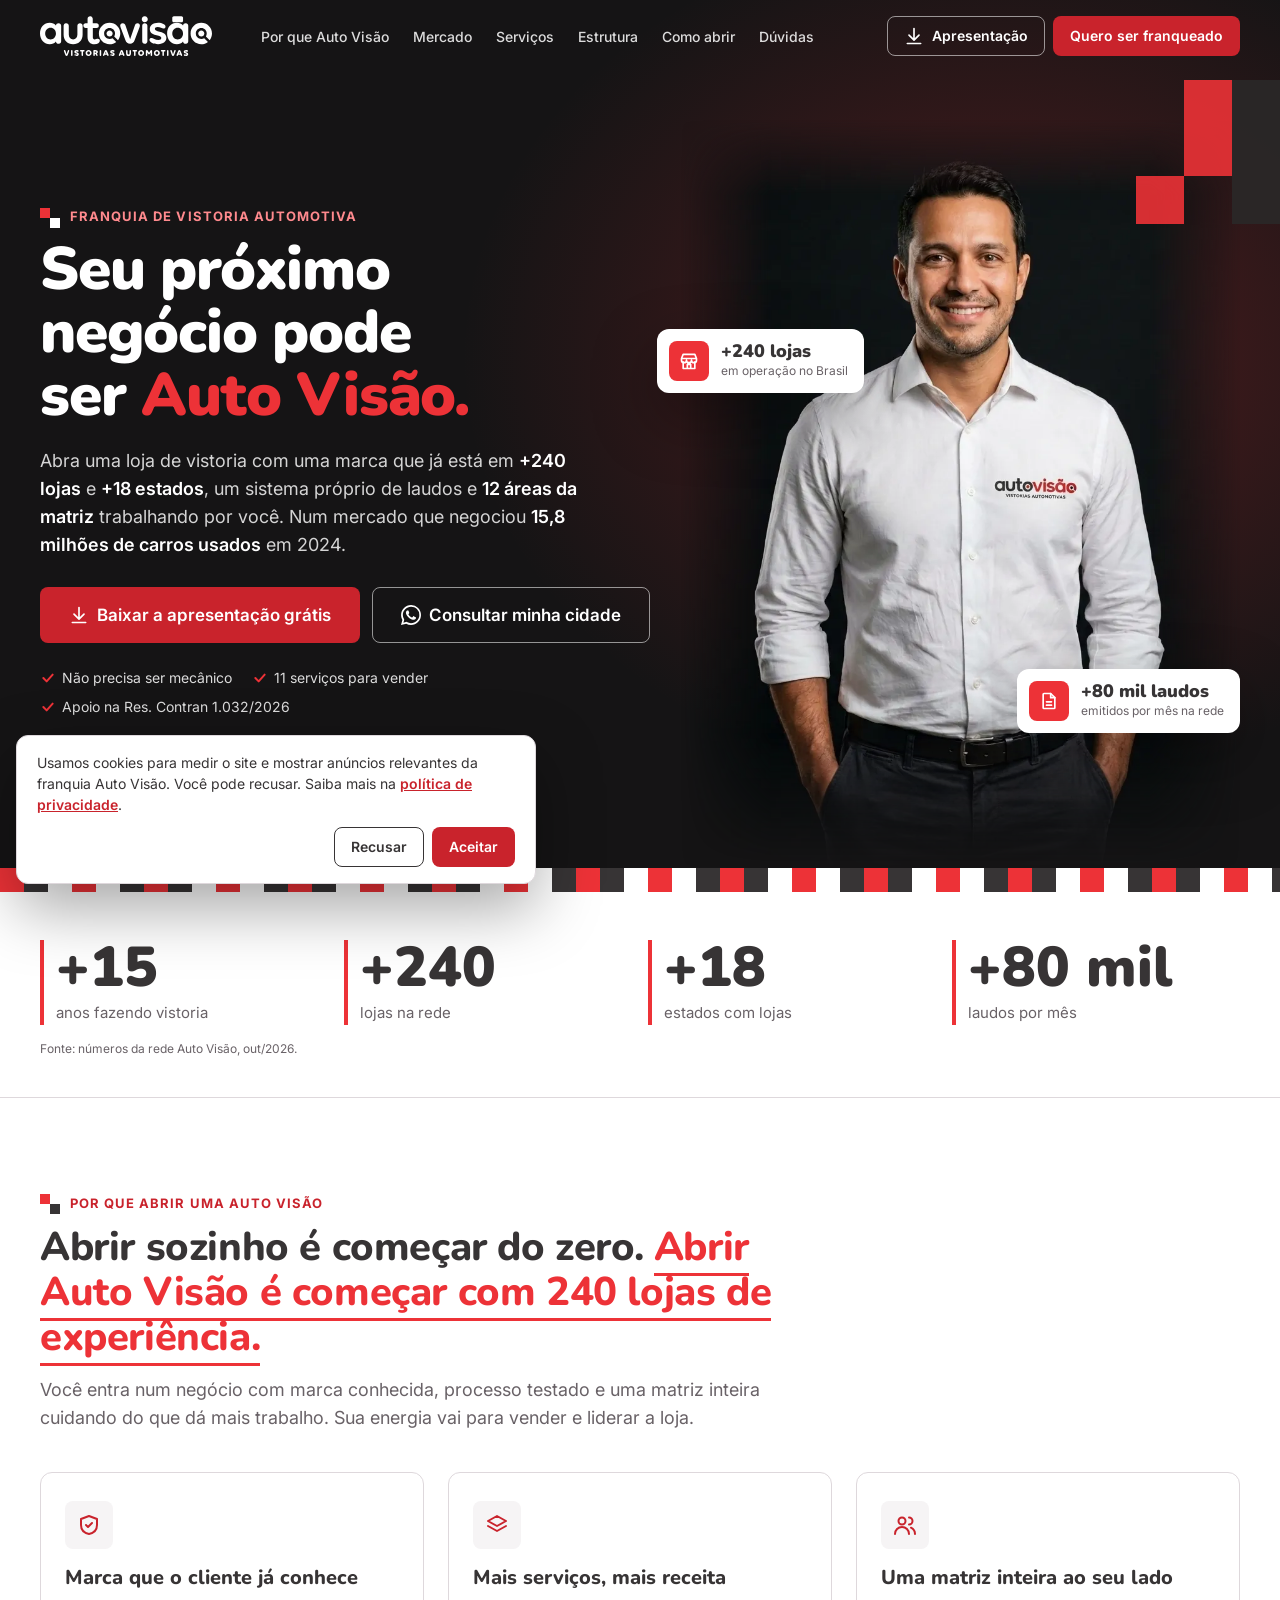
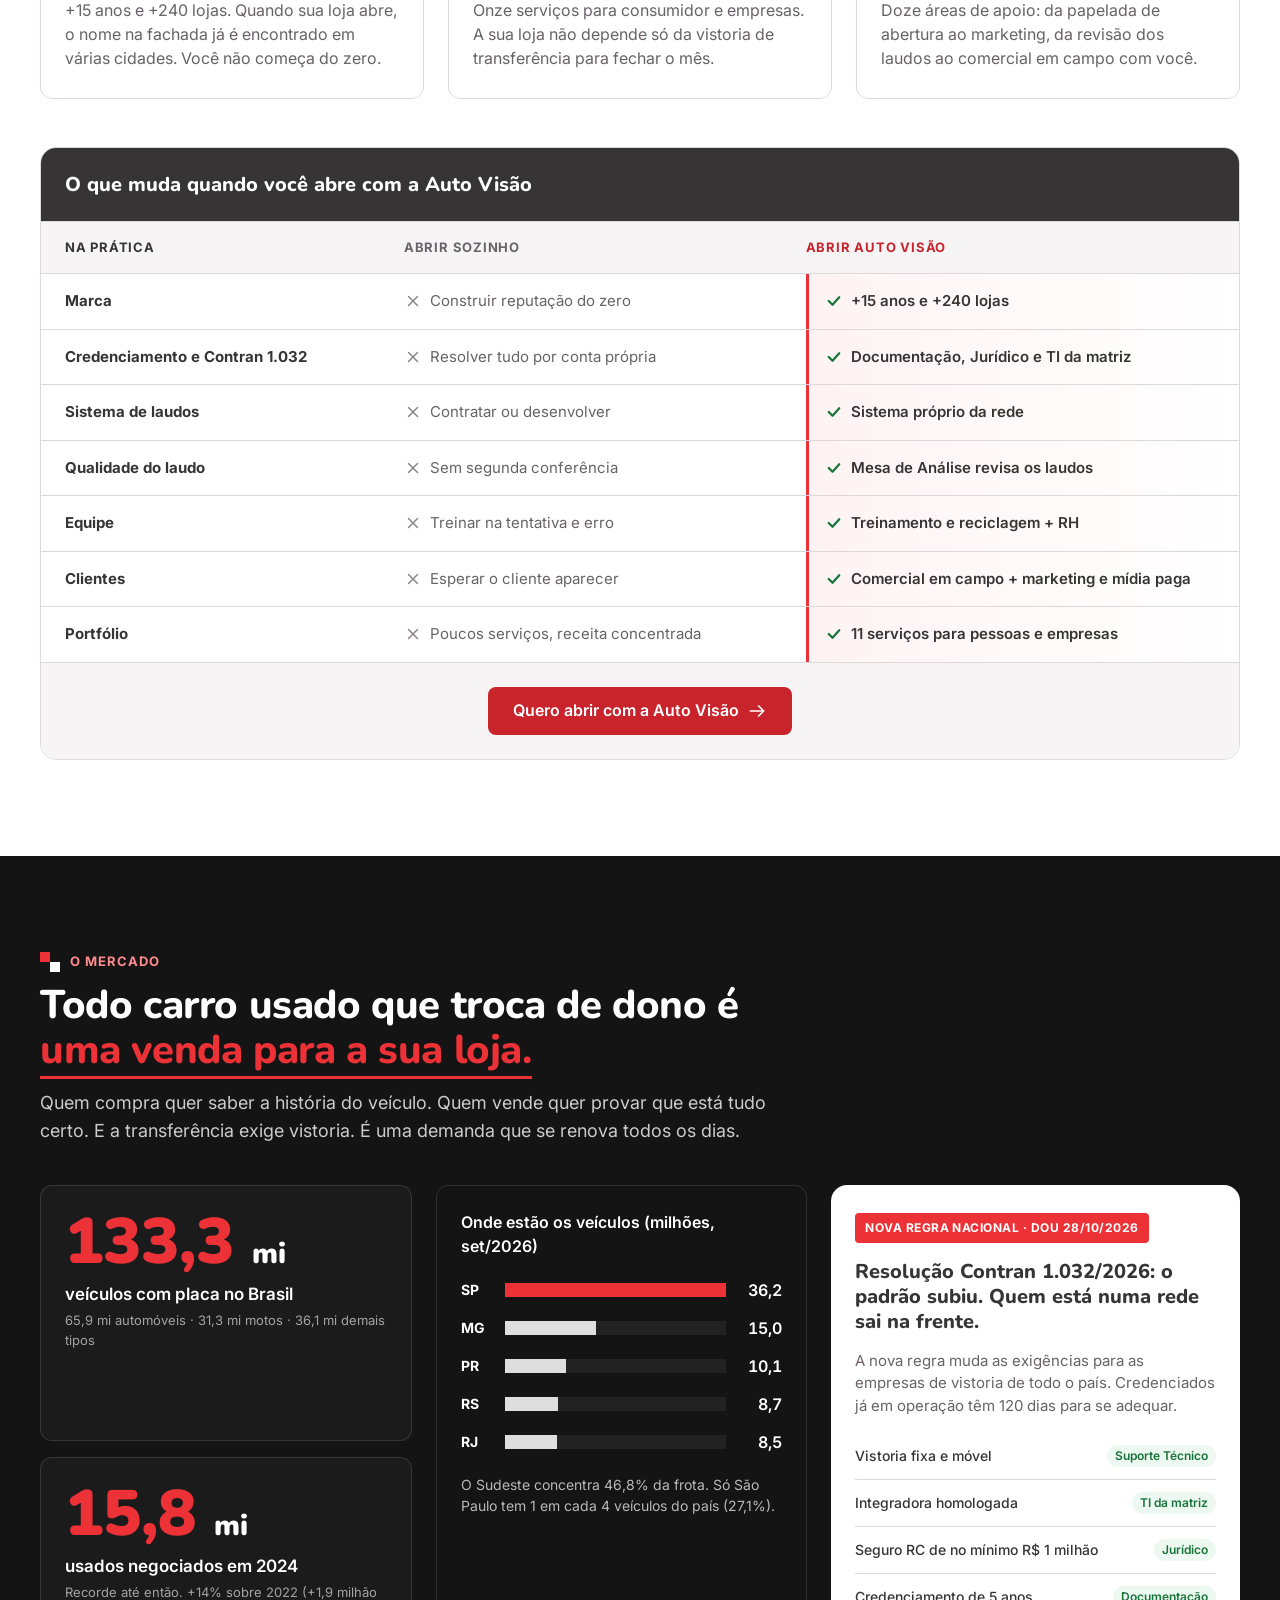
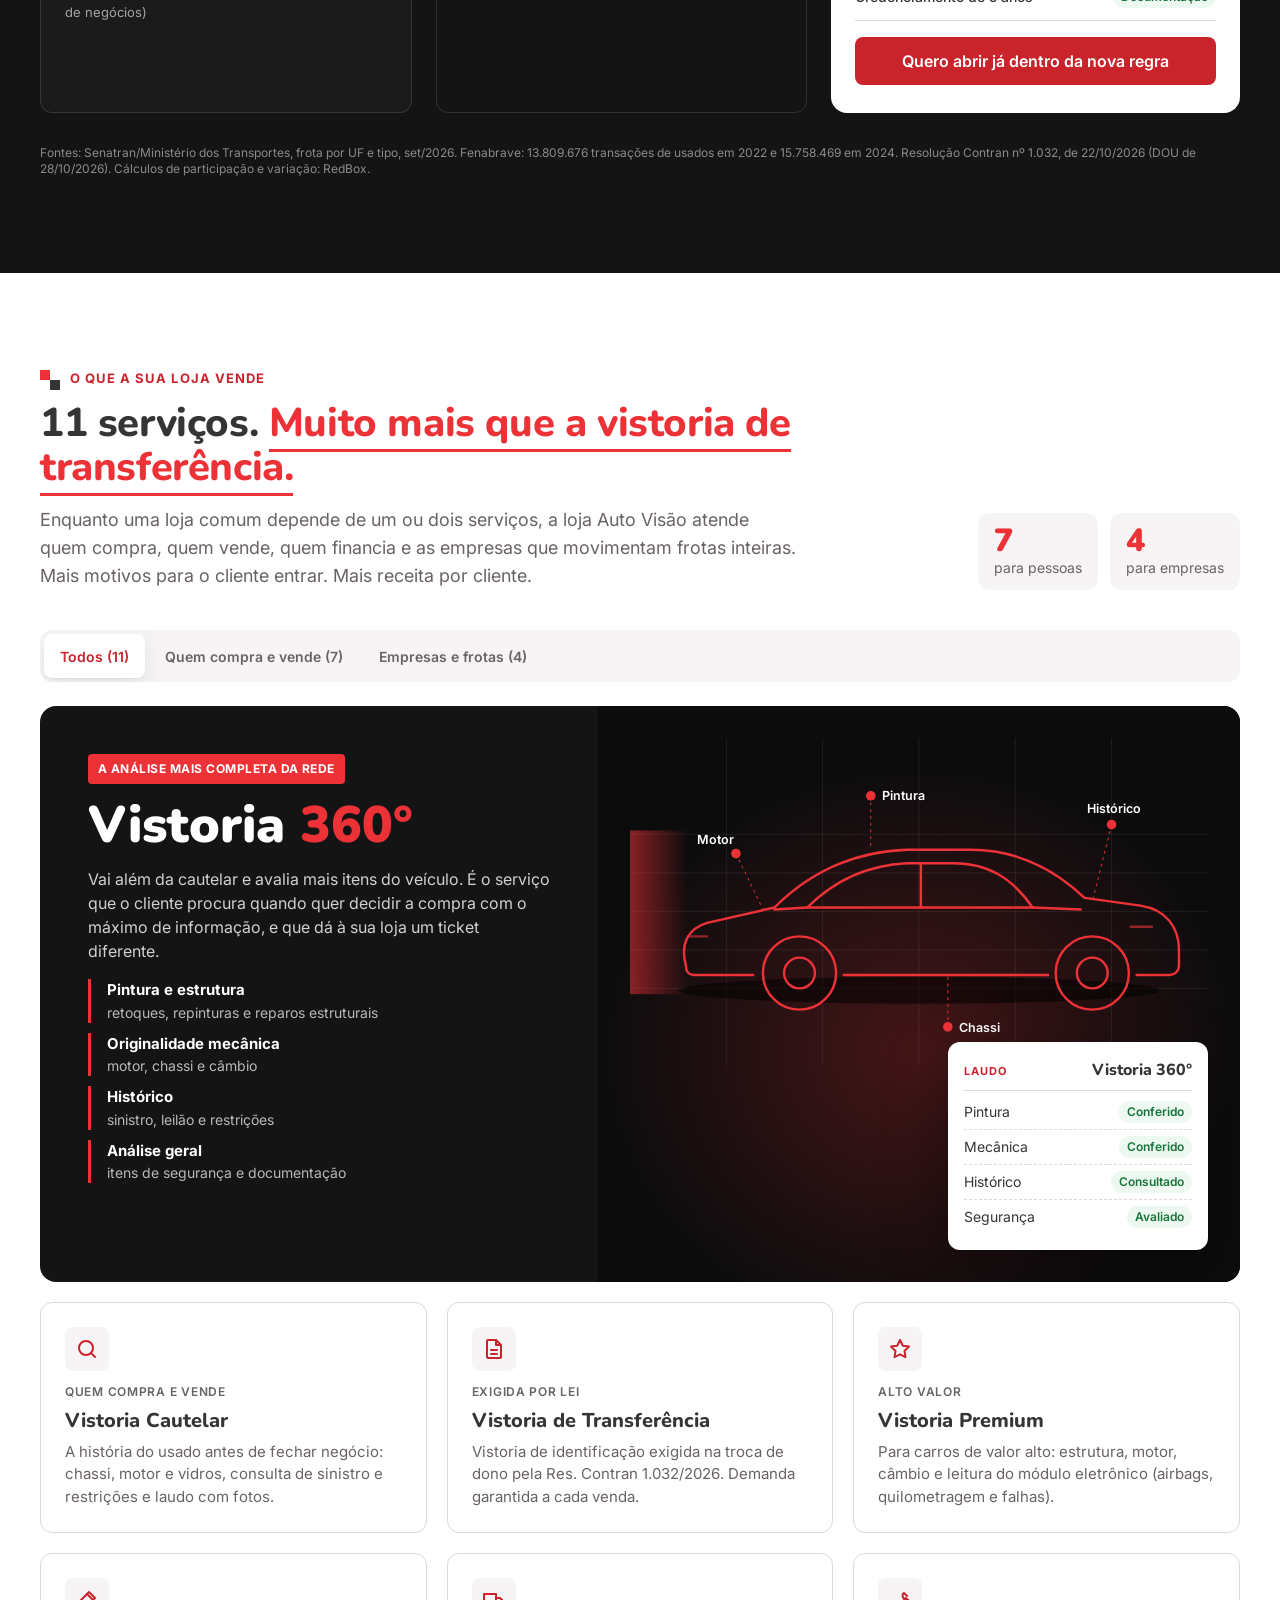
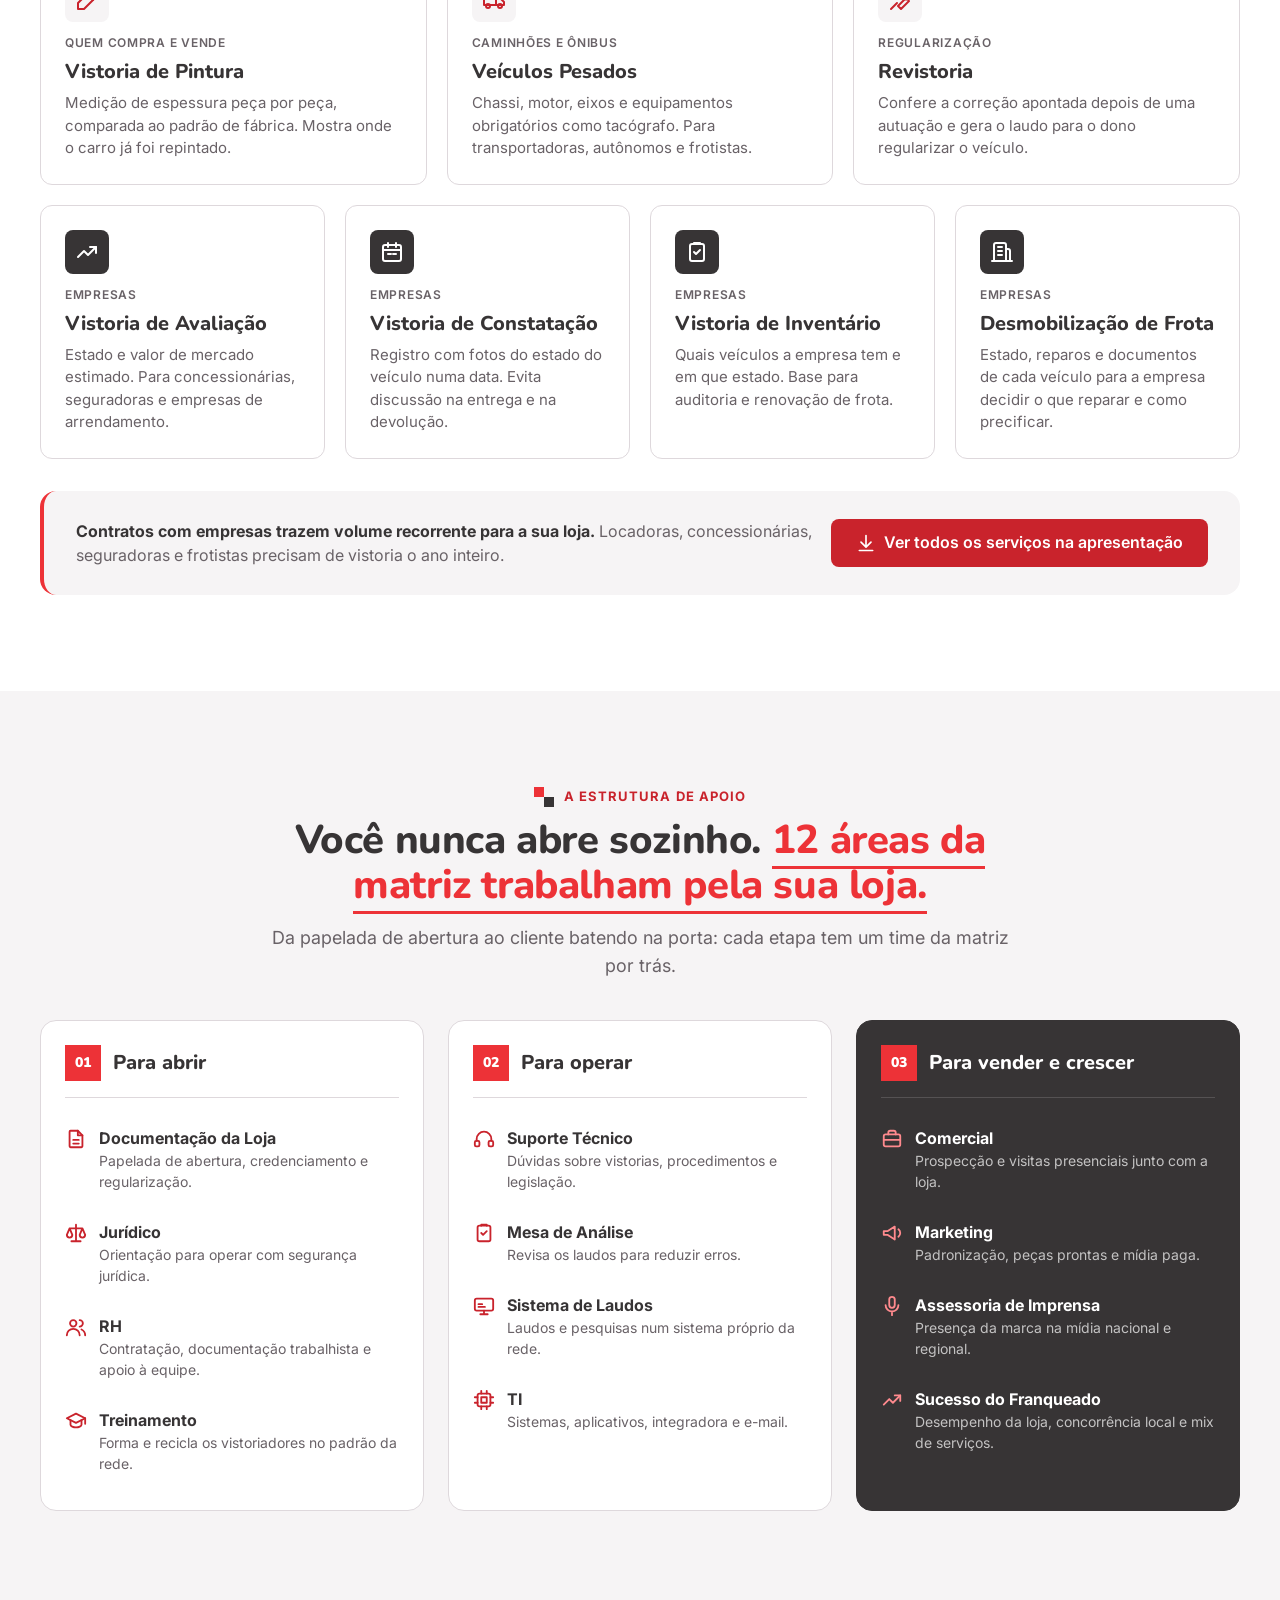
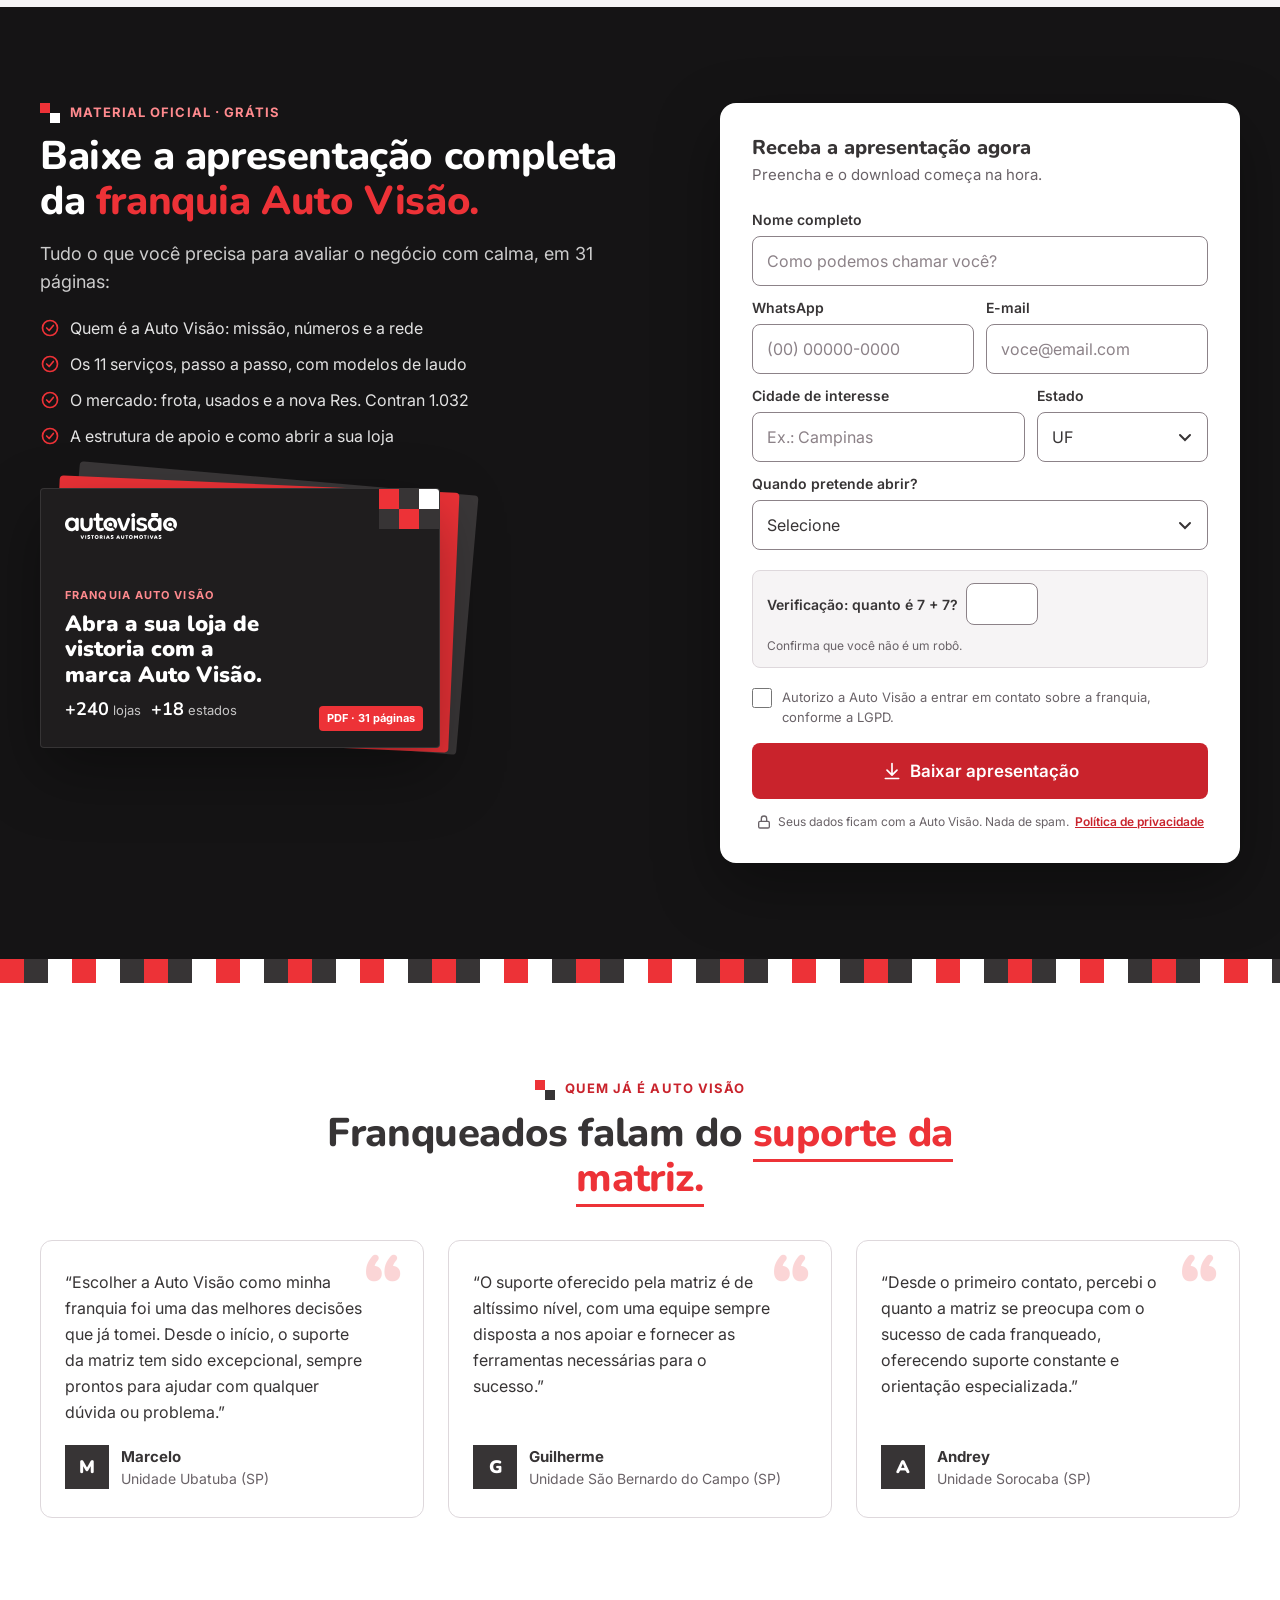
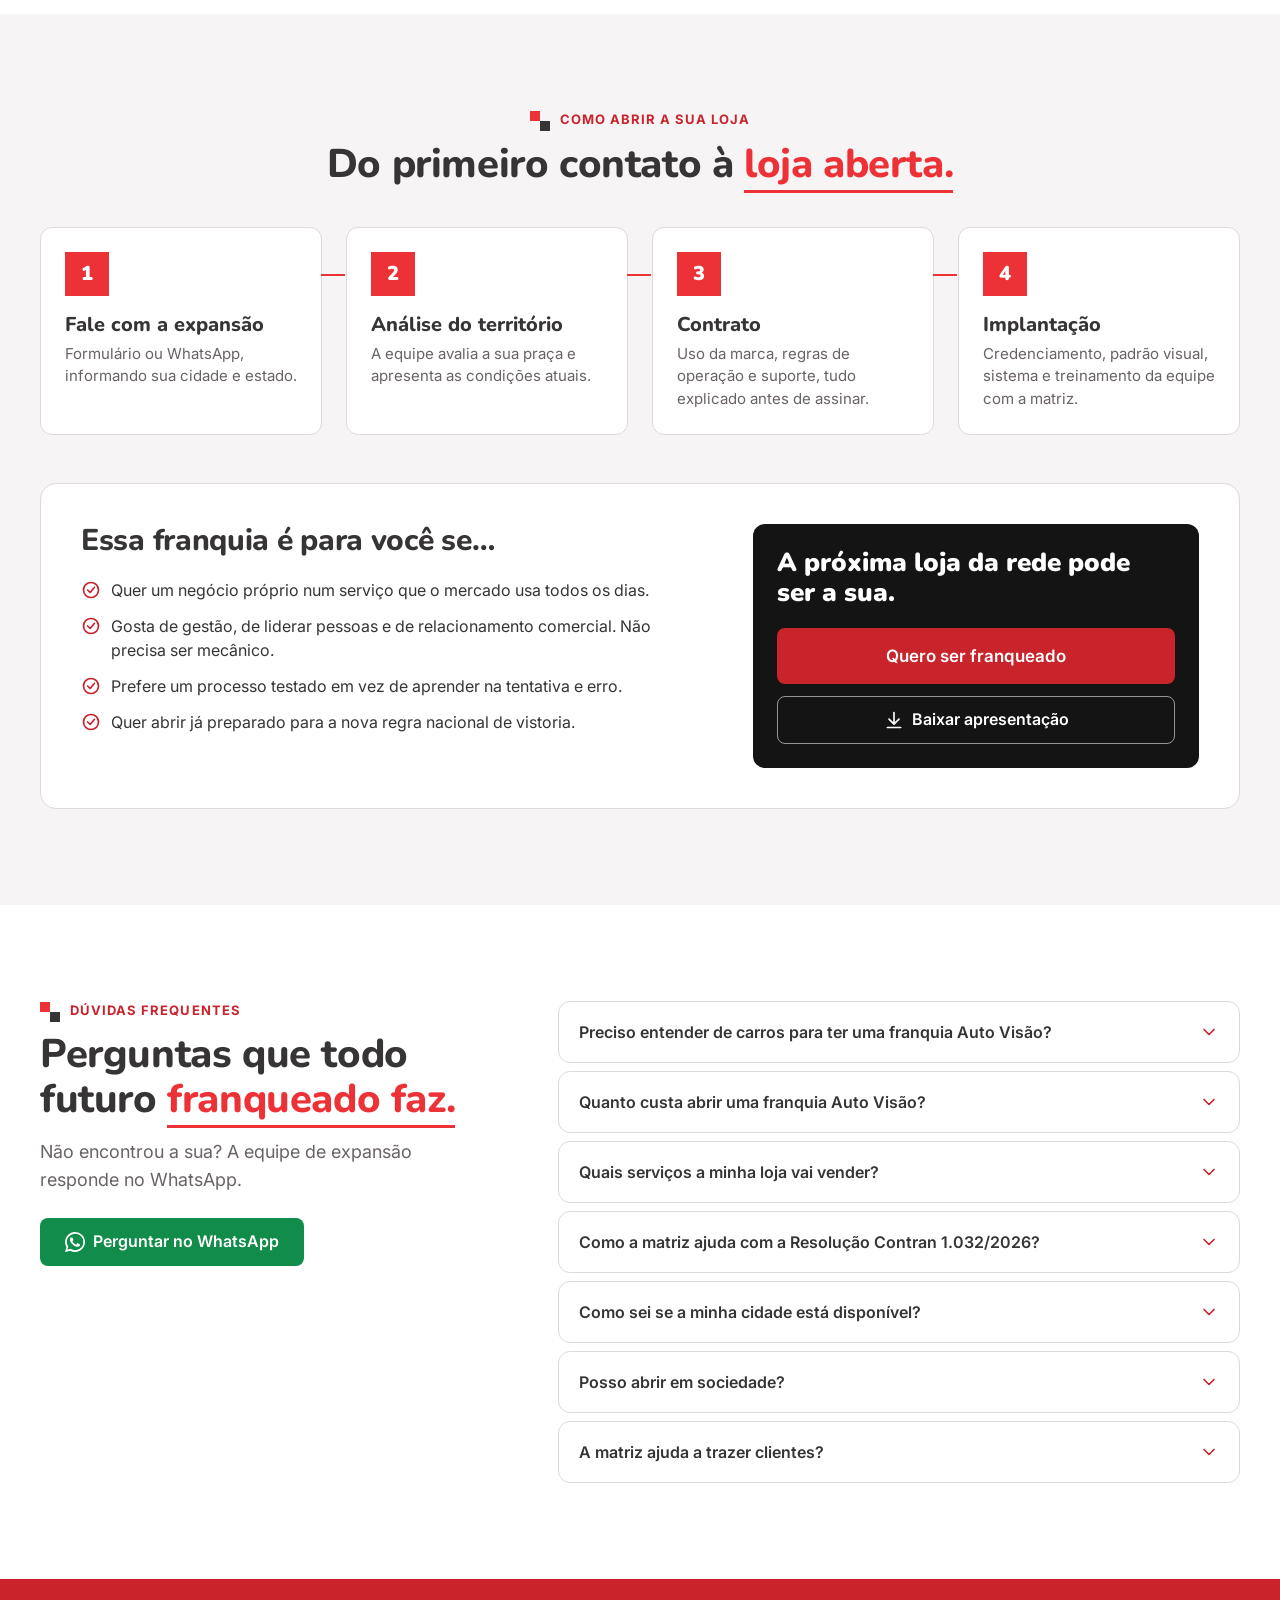
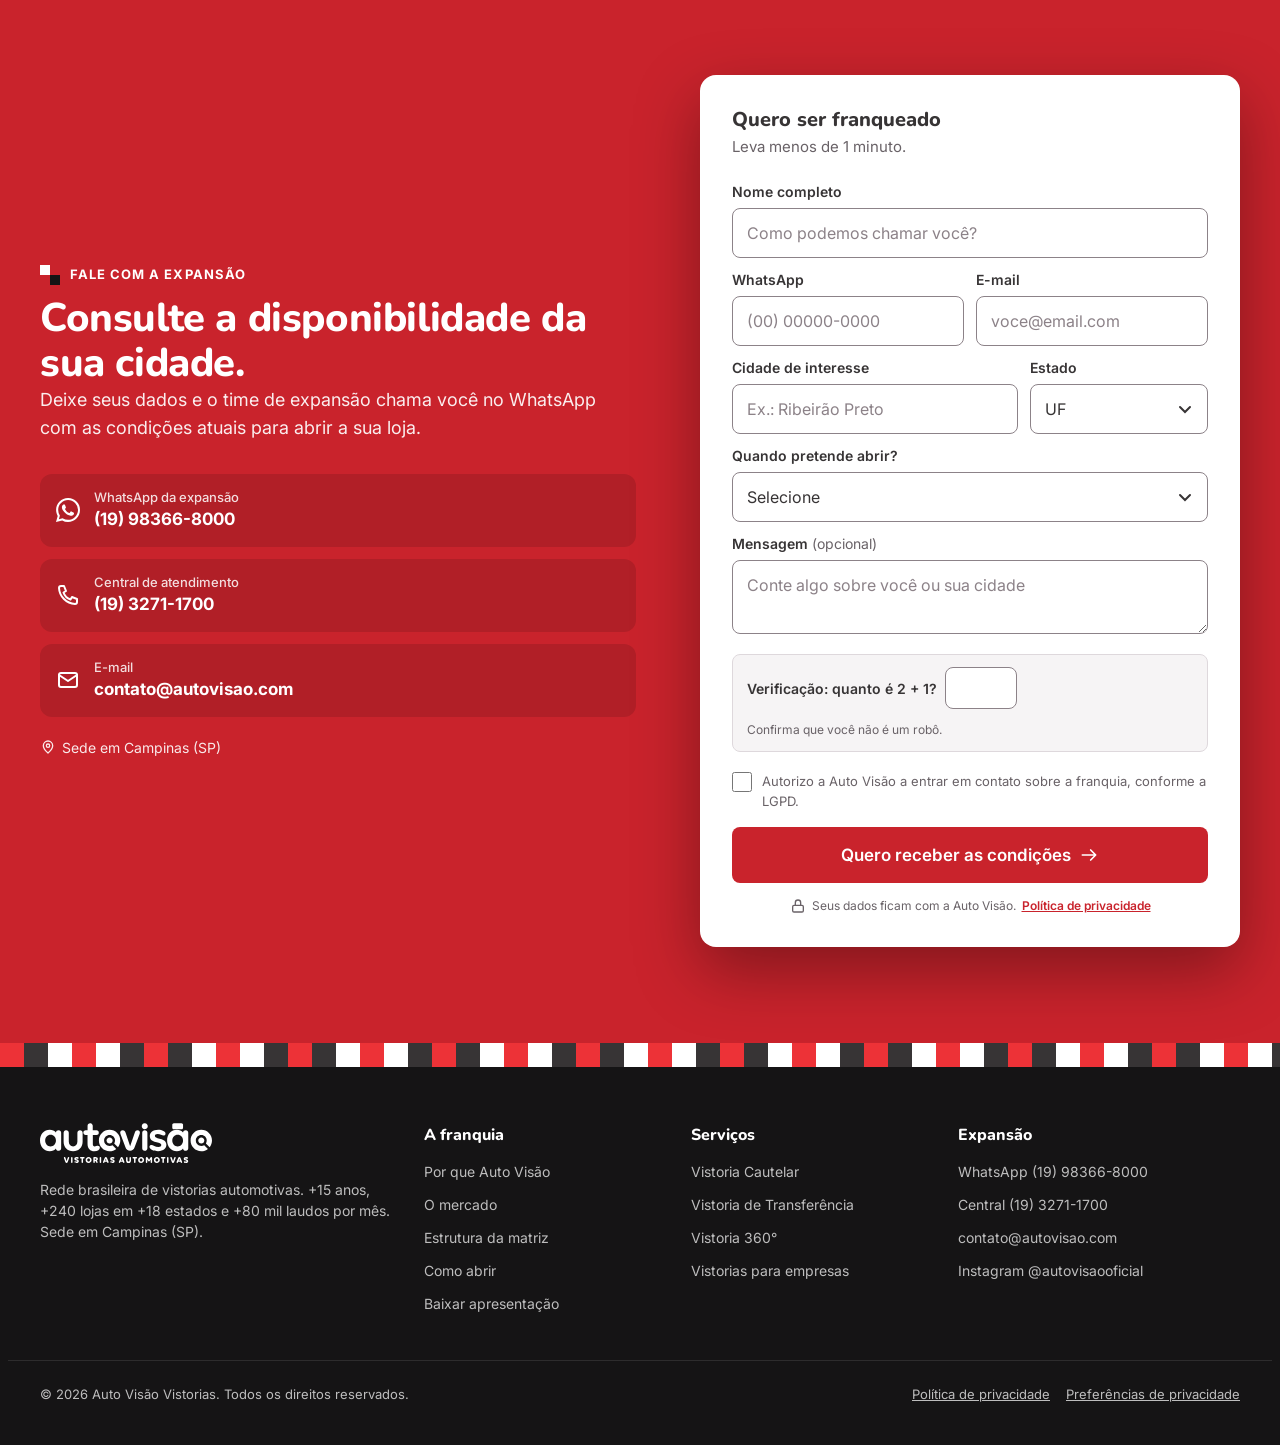
<file: index.html>
<!doctype html>
<html lang="pt-BR">
<head>
  <meta charset="utf-8">
  <meta name="viewport" content="width=device-width, initial-scale=1, viewport-fit=cover">
  <title>Franquia de Vistoria Automotiva | Seja um Franqueado Auto Visão (+240 lojas)</title>
  <meta name="description" content="Abra sua franquia de vistoria automotiva Auto Visão: +15 anos, +240 lojas em +18 estados, +80 mil laudos/mês, 11 serviços e 12 áreas de suporte da matriz. Baixe a apresentação.">
  <meta name="robots" content="index, follow, max-image-preview:large, max-snippet:-1, max-video-preview:-1">
  <meta name="author" content="Auto Visão Vistorias">
  <meta name="theme-color" content="#151415">
  <link rel="canonical" href="https://sejaumfranqueado.autovisao.com/">
  <link rel="alternate" type="text/plain" title="LLMs.txt" href="https://sejaumfranqueado.autovisao.com/llms.txt">

  <link rel="icon" href="favicon.ico" sizes="48x48">
  <link rel="icon" type="image/svg+xml" href="assets/img/favicon.svg">
  <link rel="icon" type="image/png" sizes="32x32" href="assets/img/favicon-32.png">
  <link rel="apple-touch-icon" sizes="180x180" href="assets/img/apple-touch-icon.png">
  <link rel="manifest" href="site.webmanifest">

  <!-- Open Graph / WhatsApp / LinkedIn / X -->
  <meta property="og:type" content="website">
  <meta property="og:locale" content="pt_BR">
  <meta property="og:site_name" content="Auto Visão Vistorias">
  <meta property="og:title" content="Seu próximo negócio pode ser Auto Visão | Franquia de Vistoria Automotiva">
  <meta property="og:description" content="+240 lojas, +18 estados, +80 mil laudos por mês e uma matriz com 12 áreas trabalhando pela sua loja. Baixe a apresentação da franquia.">
  <meta property="og:url" content="https://sejaumfranqueado.autovisao.com/">
  <meta property="og:image" content="https://sejaumfranqueado.autovisao.com/assets/img/og-preview.jpg">
  <meta property="og:image:secure_url" content="https://sejaumfranqueado.autovisao.com/assets/img/og-preview.jpg">
  <meta property="og:image:type" content="image/jpeg">
  <meta property="og:image:width" content="1200">
  <meta property="og:image:height" content="630">
  <meta property="og:image:alt" content="Seu próximo negócio pode ser Auto Visão. Franquia de vistoria automotiva: +15 anos, +240 lojas, +18 estados, +80 mil laudos por mês.">
  <meta name="twitter:card" content="summary_large_image">
  <meta name="twitter:title" content="Seu próximo negócio pode ser Auto Visão">
  <meta name="twitter:description" content="Franquia de vistoria automotiva com +240 lojas e suporte de 12 áreas da matriz.">
  <meta name="twitter:url" content="https://sejaumfranqueado.autovisao.com/">
  <meta name="twitter:image" content="https://sejaumfranqueado.autovisao.com/assets/img/og-preview.jpg">
  <meta name="twitter:image:alt" content="Franquia Auto Visão: +240 lojas, +18 estados, +80 mil laudos por mês">

  <!-- Performance -->
  <link rel="preconnect" href="https://fonts.googleapis.com">
  <link rel="preconnect" href="https://fonts.gstatic.com" crossorigin>
  <link rel="preconnect" href="https://www.googletagmanager.com">
  <link rel="preconnect" href="https://connect.facebook.net">
  <link rel="preload" as="image" href="assets/img/hero-franqueado.webp" type="image/webp" media="(min-width: 768px)">
  <link href="https://fonts.googleapis.com/css2?family=Inter:wght@400;500;600;700&family=Nunito:wght@800;900&display=swap" rel="stylesheet">
  <link rel="stylesheet" href="assets/css/styles.css">

  <!-- Rastreamento: configure os IDs em assets/js/config.js -->
  <script src="assets/js/config.js"></script>
  <script src="assets/js/tracking.js"></script>

  <!-- Dados estruturados (Google, AI Overviews, ChatGPT, Gemini, Claude, Perplexity) -->
  <script type="application/ld+json">
  {
    "@context": "https://schema.org",
    "@graph": [
      {
        "@type": "Organization",
        "@id": "https://sejaumfranqueado.autovisao.com/#organization",
        "name": "Auto Visão Vistorias",
        "alternateName": ["Auto Visão", "Auto Visão Vistorias Automotivas", "Rede Auto Visão", "Auto Visão Franquias"],
        "url": "https://sejaumfranqueado.autovisao.com/",
        "logo": "https://sejaumfranqueado.autovisao.com/assets/img/logo-autovisao.png",
        "image": "https://sejaumfranqueado.autovisao.com/assets/img/simbolo-autovisao.svg",
        "description": "Rede brasileira de vistorias automotivas com mais de 15 anos, mais de 240 lojas em mais de 18 estados e mais de 80 mil laudos por mês. Sede em Campinas (SP).",
        "foundingLocation": "Campinas, SP, Brasil",
        "address": { "@type": "PostalAddress", "addressLocality": "Campinas", "addressRegion": "SP", "addressCountry": "BR" },
        "email": "contato@autovisao.com",
        "contactPoint": [
          { "@type": "ContactPoint", "telephone": "+55-19-98366-8000", "contactType": "sales", "name": "Expansão (franquias)", "areaServed": "BR", "availableLanguage": "Portuguese" },
          { "@type": "ContactPoint", "telephone": "+55-19-3271-1700", "contactType": "customer service", "areaServed": "BR", "availableLanguage": "Portuguese" }
        ],
        "sameAs": ["https://www.instagram.com/autovisaooficial/", "https://www.facebook.com/autovisaovistorias/"],
        "hasOfferCatalog": {
          "@type": "OfferCatalog",
          "name": "Serviços oferecidos pelas lojas Auto Visão",
          "itemListElement": [
            { "@type": "Offer", "itemOffered": { "@type": "Service", "name": "Vistoria Cautelar", "description": "Conferência de chassi, motor e vidros, consulta de histórico (sinistro, leilão, restrições) e laudo com fotos." } },
            { "@type": "Offer", "itemOffered": { "@type": "Service", "name": "Vistoria de Transferência", "description": "Vistoria de identificação exigida na transferência de propriedade (Res. Contran 1.032/2026)." } },
            { "@type": "Offer", "itemOffered": { "@type": "Service", "name": "Vistoria 360", "description": "A análise mais completa do portfólio: pintura e estrutura, originalidade mecânica, histórico e segurança." } },
            { "@type": "Offer", "itemOffered": { "@type": "Service", "name": "Vistoria Premium", "description": "Para veículos de alto valor, com leitura do módulo eletrônico." } },
            { "@type": "Offer", "itemOffered": { "@type": "Service", "name": "Vistoria de Pintura" } },
            { "@type": "Offer", "itemOffered": { "@type": "Service", "name": "Vistoria de Veículos Pesados" } },
            { "@type": "Offer", "itemOffered": { "@type": "Service", "name": "Revistoria" } },
            { "@type": "Offer", "itemOffered": { "@type": "Service", "name": "Vistoria de Avaliação (empresas)" } },
            { "@type": "Offer", "itemOffered": { "@type": "Service", "name": "Vistoria de Constatação (empresas)" } },
            { "@type": "Offer", "itemOffered": { "@type": "Service", "name": "Vistoria de Inventário (empresas)" } },
            { "@type": "Offer", "itemOffered": { "@type": "Service", "name": "Desmobilização de Frota (empresas)" } }
          ]
        }
      },
      {
        "@type": "WebSite",
        "@id": "https://sejaumfranqueado.autovisao.com/#website",
        "url": "https://sejaumfranqueado.autovisao.com/",
        "name": "Franquia Auto Visão",
        "inLanguage": "pt-BR",
        "publisher": { "@id": "https://sejaumfranqueado.autovisao.com/#organization" }
      },
      {
        "@type": "WebPage",
        "@id": "https://sejaumfranqueado.autovisao.com/#webpage",
        "url": "https://sejaumfranqueado.autovisao.com/",
        "name": "Franquia de Vistoria Automotiva | Seja um Franqueado Auto Visão",
        "isPartOf": { "@id": "https://sejaumfranqueado.autovisao.com/#website" },
        "about": { "@id": "https://sejaumfranqueado.autovisao.com/#organization" },
        "primaryImageOfPage": "https://sejaumfranqueado.autovisao.com/assets/img/og-preview.jpg",
        "inLanguage": "pt-BR",
        "dateModified": "2026-11-20",
        "description": "Como abrir uma franquia de vistoria automotiva Auto Visão: números da rede, mercado de usados, Resolução Contran 1.032/2026, 11 serviços, 12 áreas de suporte e etapas para abrir a loja."
      },
      {
        "@type": "FAQPage",
        "@id": "https://sejaumfranqueado.autovisao.com/#faq",
        "mainEntity": [
          { "@type": "Question", "name": "Preciso entender de carros para ter uma franquia Auto Visão?", "acceptedAnswer": { "@type": "Answer", "text": "Não. O franqueado cuida da gestão, da equipe e do relacionamento comercial. Os vistoriadores recebem treinamento e reciclagem da matriz, e a Mesa de Análise revisa os laudos." } },
          { "@type": "Question", "name": "Quanto custa abrir uma franquia Auto Visão?", "acceptedAnswer": { "@type": "Answer", "text": "O investimento depende da cidade, do ponto comercial e do porte da loja. Envolve ponto, adequação do imóvel, equipamentos e capital de giro. A equipe de expansão apresenta as condições atuais após a análise do seu território: WhatsApp (19) 98366-8000." } },
          { "@type": "Question", "name": "Quais serviços uma loja Auto Visão vende?", "acceptedAnswer": { "@type": "Answer", "text": "Onze serviços: Vistoria Cautelar, de Transferência, 360, Premium, de Pintura, de Veículos Pesados e Revistoria, para o consumidor; e Avaliação, Constatação, Inventário e Desmobilização de Frota, para empresas." } },
          { "@type": "Question", "name": "Como a Auto Visão ajuda com a Resolução Contran 1.032/2026?", "acceptedAnswer": { "@type": "Answer", "text": "As áreas de Documentação da Loja, Jurídico, Suporte Técnico e TI da matriz orientam o franqueado no credenciamento, na integradora homologada, no seguro de responsabilidade civil e nas demais exigências da nova regra nacional." } },
          { "@type": "Question", "name": "Como sei se minha cidade está disponível?", "acceptedAnswer": { "@type": "Answer", "text": "Preencha o formulário desta página ou chame a expansão no WhatsApp (19) 98366-8000 informando cidade e estado. A análise de território é feita cidade a cidade." } },
          { "@type": "Question", "name": "Posso abrir a franquia em sociedade?", "acceptedAnswer": { "@type": "Answer", "text": "Sim. A equipe de expansão avalia o perfil de todos os sócios nas etapas iniciais." } },
          { "@type": "Question", "name": "Que tipo de suporte a matriz oferece?", "acceptedAnswer": { "@type": "Answer", "text": "Doze áreas: Documentação da Loja, Jurídico, RH, Treinamento, Suporte Técnico, Mesa de Análise, Sistema de Laudos, TI, Comercial, Marketing, Assessoria de Imprensa e Sucesso do Franqueado." } }
        ]
      }
    ]
  }
  </script>
</head>
<body>
  <noscript><iframe src="https://www.googletagmanager.com/ns.html?id=GTM-M7TGT3T" height="0" width="0" style="display:none;visibility:hidden" title="GTM"></iframe></noscript>
  <noscript><img height="1" width="1" style="display:none" alt="" src="https://www.facebook.com/tr?id=2296327844222677&ev=PageView&noscript=1"></noscript>

  <!-- Ícones (grade 24px, traço 2px, conforme DS p.15) -->
  <svg width="0" height="0" style="position:absolute" aria-hidden="true">
    <defs>
      <symbol id="i-car" viewBox="0 0 24 24"><path d="M5 17h14M5 17a2 2 0 1 1-4 0v-4l2-5a2 2 0 0 1 2-1h14a2 2 0 0 1 2 1l2 5v4a2 2 0 1 1-4 0M5 17a2 2 0 0 0 4 0m6 0a2 2 0 0 0 4 0M3 12h18"/></symbol>
      <symbol id="i-search" viewBox="0 0 24 24"><circle cx="11" cy="11" r="7"/><path d="m20 20-4-4"/></symbol>
      <symbol id="i-doc" viewBox="0 0 24 24"><path d="M14 3H6a1 1 0 0 0-1 1v16a1 1 0 0 0 1 1h12a1 1 0 0 0 1-1V8z"/><path d="M14 3v5h5M9 13h6M9 17h6"/></symbol>
      <symbol id="i-paint" viewBox="0 0 24 24"><path d="m14 4 6 6L9 21H3v-6z"/><path d="m12 6 6 6"/></symbol>
      <symbol id="i-pin" viewBox="0 0 24 24"><path d="M12 21s-7-6.2-7-11a7 7 0 0 1 14 0c0 4.8-7 11-7 11z"/><circle cx="12" cy="10" r="2.5"/></symbol>
      <symbol id="i-calendar" viewBox="0 0 24 24"><rect x="3" y="5" width="18" height="16" rx="2"/><path d="M8 3v4M16 3v4M3 10h18M8 14h3M13 14h3"/></symbol>
      <symbol id="i-check" viewBox="0 0 24 24"><circle cx="12" cy="12" r="9"/><path d="m8 12 3 3 5-6"/></symbol>
      <symbol id="i-tick" viewBox="0 0 24 24"><path d="m5 12 5 5 9-10"/></symbol>
      <symbol id="i-x" viewBox="0 0 24 24"><path d="M6 6l12 12M18 6 6 18"/></symbol>
      <symbol id="i-arrow" viewBox="0 0 24 24"><path d="M4 12h16M14 6l6 6-6 6"/></symbol>
      <symbol id="i-down" viewBox="0 0 24 24"><path d="M12 3v13M6 11l6 6 6-6M4 21h16"/></symbol>
      <symbol id="i-chev" viewBox="0 0 24 24"><path d="m6 9 6 6 6-6"/></symbol>
      <symbol id="i-phone" viewBox="0 0 24 24"><path d="M5 3h3l2 5-2.5 1.5a11 11 0 0 0 7 7L16 14l5 2v3a2 2 0 0 1-2 2A17 17 0 0 1 3 5a2 2 0 0 1 2-2z"/></symbol>
      <symbol id="i-mail" viewBox="0 0 24 24"><rect x="3" y="5" width="18" height="14" rx="2"/><path d="m3 7 9 6 9-6"/></symbol>
      <symbol id="i-shield" viewBox="0 0 24 24"><path d="M12 3 4 6v6c0 5 3.5 8 8 9 4.5-1 8-4 8-9V6z"/><path d="m9 12 2 2 4-4"/></symbol>
      <symbol id="i-scale" viewBox="0 0 24 24"><path d="M12 3v18M7 21h10M5 7h14M5 7l-3 7a3 3 0 0 0 6 0zM19 7l-3 7a3 3 0 0 0 6 0z"/></symbol>
      <symbol id="i-users" viewBox="0 0 24 24"><circle cx="9" cy="8" r="3.5"/><path d="M2 21a7 7 0 0 1 14 0M16 4.5a3.5 3.5 0 0 1 0 7M22 21a7 7 0 0 0-4-6.3"/></symbol>
      <symbol id="i-grad" viewBox="0 0 24 24"><path d="m2 9 10-5 10 5-10 5z"/><path d="M6 11v5c0 1.5 3 3 6 3s6-1.5 6-3v-5M22 9v6"/></symbol>
      <symbol id="i-headset" viewBox="0 0 24 24"><path d="M4 14v-2a8 8 0 0 1 16 0v2"/><rect x="2" y="14" width="5" height="6" rx="1.5"/><rect x="17" y="14" width="5" height="6" rx="1.5"/></symbol>
      <symbol id="i-clipboard" viewBox="0 0 24 24"><rect x="5" y="4" width="14" height="17" rx="2"/><path d="M9 4V3h6v1M9 12l2 2 4-4"/></symbol>
      <symbol id="i-monitor" viewBox="0 0 24 24"><rect x="2" y="4" width="20" height="13" rx="2"/><path d="M8 21h8M12 17v4M6 10h4M6 13h7"/></symbol>
      <symbol id="i-cpu" viewBox="0 0 24 24"><rect x="5" y="5" width="14" height="14" rx="2"/><rect x="9" y="9" width="6" height="6"/><path d="M9 2v3M15 2v3M9 19v3M15 19v3M2 9h3M2 15h3M19 9h3M19 15h3"/></symbol>
      <symbol id="i-briefcase" viewBox="0 0 24 24"><rect x="3" y="7" width="18" height="13" rx="2"/><path d="M8 7V5a2 2 0 0 1 2-2h4a2 2 0 0 1 2 2v2M3 13h18"/></symbol>
      <symbol id="i-megaphone" viewBox="0 0 24 24"><path d="M3 10v4h4l8 5V5L7 10z"/><path d="M19 8a5 5 0 0 1 0 8"/></symbol>
      <symbol id="i-mic" viewBox="0 0 24 24"><rect x="9" y="2" width="6" height="12" rx="3"/><path d="M5 11a7 7 0 0 0 14 0M12 18v4"/></symbol>
      <symbol id="i-trend" viewBox="0 0 24 24"><path d="m3 17 6-6 4 4 8-8"/><path d="M15 7h6v6"/></symbol>
      <symbol id="i-truck" viewBox="0 0 24 24"><path d="M2 6h12v11H2zM14 10h4l4 4v3h-8z"/><circle cx="6" cy="18" r="2"/><circle cx="18" cy="18" r="2"/></symbol>
      <symbol id="i-building" viewBox="0 0 24 24"><path d="M4 21V5a2 2 0 0 1 2-2h8a2 2 0 0 1 2 2v16M16 9h2a2 2 0 0 1 2 2v10M2 21h20M8 7h4M8 11h4M8 15h4"/></symbol>
      <symbol id="i-layers" viewBox="0 0 24 24"><path d="m12 3 9 5-9 5-9-5z"/><path d="m3 13 9 5 9-5"/></symbol>
      <symbol id="i-store" viewBox="0 0 24 24"><path d="M3 9 5 4h14l2 5M3 9h18v2a3 3 0 0 1-6 0 3 3 0 0 1-6 0 3 3 0 0 1-6 0zM5 13v8h14v-8M10 21v-5h4v5"/></symbol>
      <symbol id="i-wrench" viewBox="0 0 24 24"><path d="M14.7 6.3a4 4 0 0 0 5 5L21 13l-8 8-3-3 8-8M14.7 6.3 16 5l3 3M3 21l6-6"/></symbol>
      <symbol id="i-lock" viewBox="0 0 24 24"><rect x="4" y="11" width="16" height="10" rx="2"/><path d="M8 11V7a4 4 0 0 1 8 0v4"/></symbol>
      <symbol id="i-star" viewBox="0 0 24 24"><path d="m12 3 2.8 5.7 6.2.9-4.5 4.4 1 6.2L12 17.3 6.5 20.2l1-6.2L3 9.6l6.2-.9z"/></symbol>
      <symbol id="i-wpp" viewBox="0 0 24 24"><path fill="currentColor" stroke="none" d="M20.5 3.5A11.8 11.8 0 0 0 12 0C5.5 0 .1 5.4.1 12c0 2.1.6 4.2 1.6 6L0 24l6.2-1.6a11.9 11.9 0 0 0 5.8 1.5c6.6 0 12-5.4 12-12 0-3.2-1.2-6.2-3.5-8.4ZM12 21.8a9.9 9.9 0 0 1-5-1.4l-.4-.2-3.7 1 1-3.6-.2-.4a9.9 9.9 0 0 1-1.5-5.3c0-5.5 4.4-9.9 9.9-9.9 2.6 0 5.1 1 7 2.9a9.8 9.8 0 0 1 2.9 7c0 5.5-4.5 9.9-10 9.9Zm5.4-7.4c-.3-.1-1.8-.9-2-1-.3-.1-.5-.1-.7.2l-.9 1.2c-.2.2-.4.2-.7.1-.3-.2-1.3-.5-2.4-1.5-.9-.8-1.5-1.8-1.7-2.1-.2-.3 0-.5.1-.6l.5-.5.3-.5c.1-.2 0-.4 0-.5l-.9-2.2c-.2-.6-.5-.5-.7-.5h-.6c-.2 0-.5.1-.8.4-.3.3-1 1-1 2.5s1.1 2.9 1.2 3.1c.2.2 2.1 3.2 5.1 4.5l1.7.6c.7.2 1.4.2 1.9.1.6-.1 1.8-.7 2-1.4.2-.7.2-1.3.2-1.4-.1-.1-.3-.2-.6-.3Z"/></symbol>
    </defs>
  </svg>

  <a class="skip-link" href="#conteudo">Pular para o conteúdo</a>

  <!-- ===================== HEADER ===================== -->
  <header class="header" id="topo">
    <div class="container header__inner">
      <a class="header__logo" href="#inicio" aria-label="Auto Visão Vistorias, voltar ao início">
        <img src="assets/img/logo-autovisao-branco.svg" alt="Auto Visão Vistorias Automotivas" width="172" height="40">
      </a>
      <nav class="nav" aria-label="Navegação principal">
        <a href="#por-que">Por que Auto Visão</a>
        <a href="#mercado">Mercado</a>
        <a href="#servicos">Serviços</a>
        <a href="#estrutura">Estrutura</a>
        <a href="#como-funciona">Como abrir</a>
        <a href="#duvidas">Dúvidas</a>
      </nav>
      <div class="header__actions">
        <a class="btn btn--ghost-light btn--sm hide-sm" href="#apresentacao" data-track="header_apresentacao" data-loc="header">
          <svg class="ico" aria-hidden="true"><use href="#i-down"/></svg> Apresentação
        </a>
        <a class="btn btn--primary btn--sm" href="#contato" data-track="header_quero" data-loc="header">Quero ser franqueado</a>
        <button class="menu-btn" id="menuBtn" type="button" aria-label="Abrir menu" aria-expanded="false" aria-controls="drawer">
          <span></span><span></span><span></span>
        </button>
      </div>
    </div>
    <div class="progress" id="progress" aria-hidden="true"></div>
  </header>

  <div class="drawer" id="drawer" hidden>
    <nav class="drawer__nav" aria-label="Menu">
      <a href="#por-que">Por que Auto Visão</a>
      <a href="#mercado">O mercado</a>
      <a href="#servicos">Serviços</a>
      <a href="#estrutura">Estrutura da matriz</a>
      <a href="#apresentacao">Baixar apresentação</a>
      <a href="#como-funciona">Como abrir</a>
      <a href="#duvidas">Dúvidas</a>
    </nav>
    <a class="btn btn--primary btn--block" href="#contato" data-track="drawer_quero" data-loc="drawer">Quero ser franqueado</a>
    <a class="btn btn--wpp btn--block" href="https://wa.me/5519983668000?text=Ol%C3%A1!%20Quero%20saber%20como%20abrir%20uma%20franquia%20Auto%20Vis%C3%A3o." target="_blank" rel="noopener" data-track="drawer_whatsapp" data-loc="drawer">
      <svg class="ico" aria-hidden="true"><use href="#i-wpp"/></svg> Falar no WhatsApp
    </a>
  </div>

  <main id="conteudo">

    <!-- ===================== HERO ===================== -->
    <section class="hero" id="inicio" aria-labelledby="hero-title">
      <div class="hero__mosaic" aria-hidden="true">
        <i></i><i class="r"></i><i class="g"></i><i></i><i class="r"></i><i class="g"></i><i class="r"></i><i></i><i class="g"></i>
      </div>
      <div class="container hero__grid">
        <div class="hero__copy">
          <p class="eyebrow eyebrow--light">Franquia de vistoria automotiva</p>
          <h1 id="hero-title" class="display">Seu próximo negócio pode ser <span class="hl">Auto Visão.</span></h1>
          <p class="hero__lead">
            Abra uma loja de vistoria com uma marca que já está em <strong>+240 lojas</strong> e <strong>+18 estados</strong>, um sistema próprio de laudos e <strong>12 áreas da matriz</strong> trabalhando por você. Num mercado que negociou <strong>15,8 milhões de carros usados</strong> em 2024.
          </p>
          <div class="hero__ctas">
            <a class="btn btn--primary btn--lg" href="#apresentacao" data-track="hero_apresentacao" data-loc="hero">
              <svg class="ico" aria-hidden="true"><use href="#i-down"/></svg> Baixar a apresentação grátis
            </a>
            <a class="btn btn--ghost-light btn--lg" href="https://wa.me/5519983668000?text=Ol%C3%A1!%20Vi%20o%20site%20e%20quero%20abrir%20uma%20Auto%20Vis%C3%A3o%20na%20minha%20cidade." target="_blank" rel="noopener" data-track="hero_whatsapp" data-loc="hero">
              <svg class="ico" aria-hidden="true"><use href="#i-wpp"/></svg> Consultar minha cidade
            </a>
          </div>
          <ul class="hero__proof" aria-label="Diferenciais">
            <li><svg class="ico" aria-hidden="true"><use href="#i-tick"/></svg> Não precisa ser mecânico</li>
            <li><svg class="ico" aria-hidden="true"><use href="#i-tick"/></svg> 11 serviços para vender</li>
            <li><svg class="ico" aria-hidden="true"><use href="#i-tick"/></svg> Apoio na Res. Contran 1.032/2026</li>
          </ul>
        </div>
        <div class="hero__visual">
          <picture>
            <source media="(min-width: 768px)" srcset="assets/img/hero-franqueado.webp" type="image/webp">
            <source srcset="assets/img/hero-franqueado-600.webp" type="image/webp">
            <img class="hero__photo" src="assets/img/hero-franqueado.jpg" alt="Franqueado Auto Visão de camisa branca com o logo da marca" width="896" height="1200" fetchpriority="high">
          </picture>
          <div class="float-card float-card--a" aria-hidden="true">
            <span class="float-card__icon"><svg class="ico"><use href="#i-store"/></svg></span>
            <span><strong>+240 lojas</strong><small>em operação no Brasil</small></span>
          </div>
          <div class="float-card float-card--b" aria-hidden="true">
            <span class="float-card__icon"><svg class="ico"><use href="#i-doc"/></svg></span>
            <span><strong>+80 mil laudos</strong><small>emitidos por mês na rede</small></span>
          </div>
        </div>
      </div>
      <div class="checker" aria-hidden="true"></div>
    </section>

    <!-- ===================== NÚMEROS ===================== -->
    <section class="numbers" id="numeros" aria-label="A Auto Visão em números">
      <div class="container">
        <ul class="numbers__grid">
          <li class="stat" data-reveal><strong class="stat__n" data-count="15" data-prefix="+">+15</strong><span class="stat__l">anos fazendo vistoria</span></li>
          <li class="stat" data-reveal><strong class="stat__n" data-count="240" data-prefix="+">+240</strong><span class="stat__l">lojas na rede</span></li>
          <li class="stat" data-reveal><strong class="stat__n" data-count="18" data-prefix="+">+18</strong><span class="stat__l">estados com lojas</span></li>
          <li class="stat" data-reveal><strong class="stat__n" data-count="80" data-prefix="+" data-suffix=" mil">+80 mil</strong><span class="stat__l">laudos por mês</span></li>
        </ul>
        <p class="source">Fonte: números da rede Auto Visão, out/2026.</p>
      </div>
    </section>

    <!-- ===================== POR QUE ===================== -->
    <section class="sec" id="por-que" aria-labelledby="porque-title">
      <div class="container">
        <header class="sec-head" data-reveal>
          <p class="eyebrow">Por que abrir uma Auto Visão</p>
          <h2 id="porque-title" class="h2">Abrir sozinho é começar do zero. <span class="hl">Abrir Auto Visão é começar com 240 lojas de experiência.</span></h2>
          <p class="lead">Você entra num negócio com marca conhecida, processo testado e uma matriz inteira cuidando do que dá mais trabalho. Sua energia vai para vender e liderar a loja.</p>
        </header>

        <div class="pillars">
          <article class="pillar" data-reveal>
            <span class="pillar__icon"><svg class="ico ico--lg" aria-hidden="true"><use href="#i-shield"/></svg></span>
            <h3 class="h3">Marca que o cliente já conhece</h3>
            <p>+15 anos e +240 lojas. Quando sua loja abre, o nome na fachada já é encontrado em várias cidades. Você não começa do zero.</p>
          </article>
          <article class="pillar" data-reveal>
            <span class="pillar__icon"><svg class="ico ico--lg" aria-hidden="true"><use href="#i-layers"/></svg></span>
            <h3 class="h3">Mais serviços, mais receita</h3>
            <p>Onze serviços para consumidor e empresas. A sua loja não depende só da vistoria de transferência para fechar o mês.</p>
          </article>
          <article class="pillar" data-reveal>
            <span class="pillar__icon"><svg class="ico ico--lg" aria-hidden="true"><use href="#i-users"/></svg></span>
            <h3 class="h3">Uma matriz inteira ao seu lado</h3>
            <p>Doze áreas de apoio: da papelada de abertura ao marketing, da revisão dos laudos ao comercial em campo com você.</p>
          </article>
        </div>

        <div class="compare" data-reveal>
          <div class="compare__head">
            <h3 class="h3">O que muda quando você abre com a Auto Visão</h3>
          </div>
          <div class="compare__table" role="table" aria-label="Comparativo: abrir sozinho ou abrir com a Auto Visão">
            <div class="compare__row compare__row--head" role="row">
              <span role="columnheader">Na prática</span>
              <span role="columnheader">Abrir sozinho</span>
              <span role="columnheader" class="is-av">Abrir Auto Visão</span>
            </div>
            <div class="compare__row" role="row"><span role="cell">Marca</span><span role="cell" class="no"><svg class="ico" aria-hidden="true"><use href="#i-x"/></svg>Construir reputação do zero</span><span role="cell" class="yes"><svg class="ico" aria-hidden="true"><use href="#i-tick"/></svg>+15 anos e +240 lojas</span></div>
            <div class="compare__row" role="row"><span role="cell">Credenciamento e Contran 1.032</span><span role="cell" class="no"><svg class="ico" aria-hidden="true"><use href="#i-x"/></svg>Resolver tudo por conta própria</span><span role="cell" class="yes"><svg class="ico" aria-hidden="true"><use href="#i-tick"/></svg>Documentação, Jurídico e TI da matriz</span></div>
            <div class="compare__row" role="row"><span role="cell">Sistema de laudos</span><span role="cell" class="no"><svg class="ico" aria-hidden="true"><use href="#i-x"/></svg>Contratar ou desenvolver</span><span role="cell" class="yes"><svg class="ico" aria-hidden="true"><use href="#i-tick"/></svg>Sistema próprio da rede</span></div>
            <div class="compare__row" role="row"><span role="cell">Qualidade do laudo</span><span role="cell" class="no"><svg class="ico" aria-hidden="true"><use href="#i-x"/></svg>Sem segunda conferência</span><span role="cell" class="yes"><svg class="ico" aria-hidden="true"><use href="#i-tick"/></svg>Mesa de Análise revisa os laudos</span></div>
            <div class="compare__row" role="row"><span role="cell">Equipe</span><span role="cell" class="no"><svg class="ico" aria-hidden="true"><use href="#i-x"/></svg>Treinar na tentativa e erro</span><span role="cell" class="yes"><svg class="ico" aria-hidden="true"><use href="#i-tick"/></svg>Treinamento e reciclagem + RH</span></div>
            <div class="compare__row" role="row"><span role="cell">Clientes</span><span role="cell" class="no"><svg class="ico" aria-hidden="true"><use href="#i-x"/></svg>Esperar o cliente aparecer</span><span role="cell" class="yes"><svg class="ico" aria-hidden="true"><use href="#i-tick"/></svg>Comercial em campo + marketing e mídia paga</span></div>
            <div class="compare__row" role="row"><span role="cell">Portfólio</span><span role="cell" class="no"><svg class="ico" aria-hidden="true"><use href="#i-x"/></svg>Poucos serviços, receita concentrada</span><span role="cell" class="yes"><svg class="ico" aria-hidden="true"><use href="#i-tick"/></svg>11 serviços para pessoas e empresas</span></div>
          </div>
          <div class="compare__cta">
            <a class="btn btn--primary" href="#contato" data-track="compare_quero" data-loc="por-que">Quero abrir com a Auto Visão <svg class="ico" aria-hidden="true"><use href="#i-arrow"/></svg></a>
          </div>
        </div>
      </div>
    </section>

    <!-- ===================== MERCADO ===================== -->
    <section class="sec sec--dark" id="mercado" aria-labelledby="mercado-title">
      <div class="container">
        <header class="sec-head" data-reveal>
          <p class="eyebrow eyebrow--light">O mercado</p>
          <h2 id="mercado-title" class="h2">Todo carro usado que troca de dono é <span class="hl">uma venda para a sua loja.</span></h2>
          <p class="lead lead--light">Quem compra quer saber a história do veículo. Quem vende quer provar que está tudo certo. E a transferência exige vistoria. É uma demanda que se renova todos os dias.</p>
        </header>

        <div class="market">
          <div class="market__big" data-reveal>
            <div class="mstat">
              <strong class="mstat__n">133,3 <small>mi</small></strong>
              <span class="mstat__t">veículos com placa no Brasil</span>
              <span class="mstat__s">65,9 mi automóveis · 31,3 mi motos · 36,1 mi demais tipos</span>
            </div>
            <div class="mstat">
              <strong class="mstat__n">15,8 <small>mi</small></strong>
              <span class="mstat__t">usados negociados em 2024</span>
              <span class="mstat__s">Recorde até então. +14% sobre 2022 (+1,9 milhão de negócios)</span>
            </div>
          </div>

          <figure class="chart" data-reveal aria-labelledby="chart-title">
            <figcaption id="chart-title" class="chart__title">Onde estão os veículos (milhões, set/2026)</figcaption>
            <ul class="bars">
              <li><span class="bars__k">SP</span><span class="bars__track"><span class="bars__bar" style="--v:100%"></span></span><span class="bars__v">36,2</span></li>
              <li><span class="bars__k">MG</span><span class="bars__track"><span class="bars__bar" style="--v:41.4%"></span></span><span class="bars__v">15,0</span></li>
              <li><span class="bars__k">PR</span><span class="bars__track"><span class="bars__bar" style="--v:27.9%"></span></span><span class="bars__v">10,1</span></li>
              <li><span class="bars__k">RS</span><span class="bars__track"><span class="bars__bar" style="--v:24%"></span></span><span class="bars__v">8,7</span></li>
              <li><span class="bars__k">RJ</span><span class="bars__track"><span class="bars__bar" style="--v:23.5%"></span></span><span class="bars__v">8,5</span></li>
            </ul>
            <p class="chart__note">O Sudeste concentra 46,8% da frota. Só São Paulo tem 1 em cada 4 veículos do país (27,1%).</p>
          </figure>

          <aside class="contran" data-reveal="right" aria-labelledby="contran-title">
            <span class="badge badge--red">Nova regra nacional · DOU 28/10/2026</span>
            <h3 id="contran-title" class="h3">Resolução Contran 1.032/2026: o padrão subiu. Quem está numa rede sai na frente.</h3>
            <p>A nova regra muda as exigências para as empresas de vistoria de todo o país. Credenciados já em operação têm 120 dias para se adequar.</p>
            <ul class="contran__list">
              <li><span>Vistoria fixa e móvel</span><em>Suporte Técnico</em></li>
              <li><span>Integradora homologada</span><em>TI da matriz</em></li>
              <li><span>Seguro RC de no mínimo R$ 1 milhão</span><em>Jurídico</em></li>
              <li><span>Credenciamento de 5 anos</span><em>Documentação</em></li>
            </ul>
            <a class="btn btn--primary btn--block" href="#contato" data-track="contran_quero" data-loc="mercado">Quero abrir já dentro da nova regra</a>
          </aside>
        </div>
        <p class="source source--light">Fontes: Senatran/Ministério dos Transportes, frota por UF e tipo, set/2026. Fenabrave: 13.809.676 transações de usados em 2022 e 15.758.469 em 2024. Resolução Contran nº 1.032, de 22/10/2026 (DOU de 28/10/2026). Cálculos de participação e variação: RedBox.</p>
      </div>
    </section>

    <!-- ===================== SERVIÇOS ===================== -->
    <section class="sec" id="servicos" aria-labelledby="servicos-title">
      <div class="container">
        <header class="sec-head sec-head--row" data-reveal>
          <div>
            <p class="eyebrow">O que a sua loja vende</p>
            <h2 id="servicos-title" class="h2">11 serviços. <span class="hl">Muito mais que a vistoria de transferência.</span></h2>
            <p class="lead">Enquanto uma loja comum depende de um ou dois serviços, a loja Auto Visão atende quem compra, quem vende, quem financia e as empresas que movimentam frotas inteiras. Mais motivos para o cliente entrar. Mais receita por cliente.</p>
          </div>
          <div class="seg-count" aria-hidden="true">
            <span><strong>7</strong> para pessoas</span>
            <span><strong>4</strong> para empresas</span>
          </div>
        </header>

        <div class="tabs" role="tablist" aria-label="Filtrar serviços">
          <button class="tab is-active" role="tab" aria-selected="true" data-filter="all">Todos (11)</button>
          <button class="tab" role="tab" aria-selected="false" data-filter="b2c">Quem compra e vende (7)</button>
          <button class="tab" role="tab" aria-selected="false" data-filter="b2b">Empresas e frotas (4)</button>
        </div>

        <div class="services">
          <article class="svc-feature" data-cat="b2c" data-reveal="zoom">
            <div class="svc-feature__copy">
              <span class="badge badge--red">A análise mais completa da rede</span>
              <h3 class="svc-feature__title">Vistoria <span class="hl">360°</span></h3>
              <p>Vai além da cautelar e avalia mais itens do veículo. É o serviço que o cliente procura quando quer decidir a compra com o máximo de informação, e que dá à sua loja um ticket diferente.</p>
              <ul class="svc-feature__list">
                <li><strong>Pintura e estrutura</strong> retoques, repinturas e reparos estruturais</li>
                <li><strong>Originalidade mecânica</strong> motor, chassi e câmbio</li>
                <li><strong>Histórico</strong> sinistro, leilão e restrições</li>
                <li><strong>Análise geral</strong> itens de segurança e documentação</li>
              </ul>
            </div>
            <div class="svc-feature__art" aria-hidden="true">
              <!-- Ilustração original: varredura 360° -->
              <svg class="car-scan" viewBox="0 0 600 340" fill="none">
                <defs>
                  <linearGradient id="scanGrad" x1="0" x2="1"><stop offset="0" stop-color="#ED3237" stop-opacity="0"/><stop offset=".5" stop-color="#ED3237" stop-opacity=".55"/><stop offset="1" stop-color="#ED3237" stop-opacity="0"/></linearGradient>
                </defs>
                <g stroke="#ffffff" stroke-opacity=".08">
                  <path d="M0 260h600M0 220h600M0 180h600M0 140h600M0 100h600M100 0v340M200 0v340M300 0v340M400 0v340M500 0v340"/>
                </g>
                <ellipse cx="300" cy="262" rx="250" ry="14" fill="#000" opacity=".55"/>
                <g stroke="#ED3237" stroke-width="2.5" stroke-linejoin="round" stroke-linecap="round">
                  <path d="M58 236c-6-22 2-38 22-44l70-16c34-34 78-58 138-60h66c46 0 84 18 118 50l58 8c26 4 40 22 40 46v16c0 6-4 10-10 10h-34"/>
                  <path d="M434 246H222M128 246H66c-6 0-8-4-8-10"/>
                  <path d="M184 176c26-26 60-44 104-46h48c34 0 60 14 82 46z"/>
                  <path d="M302 130v46M150 178l34-2M418 176l50 2"/>
                  <circle cx="176" cy="244" r="38"/><circle cx="176" cy="244" r="16"/>
                  <circle cx="480" cy="244" r="38"/><circle cx="480" cy="244" r="16"/>
                  <path d="M520 196h22M60 206h20" stroke-opacity=".6"/>
                </g>
                <rect class="car-scan__beam" x="-60" y="96" width="120" height="170" fill="url(#scanGrad)"/>
                <g font-family="Inter, sans-serif" font-size="13" font-weight="600" fill="#fff">
                  <g transform="translate(250 60)"><circle r="5" fill="#ED3237"/><path d="M0 0v52" stroke="#ED3237" stroke-dasharray="3 4"/><text x="12" y="4">Pintura</text></g>
                  <g transform="translate(110 120)"><circle r="5" fill="#ED3237"/><path d="M0 0l30 62" stroke="#ED3237" stroke-dasharray="3 4"/><text x="-40" y="-10">Motor</text></g>
                  <g transform="translate(330 300)"><circle r="5" fill="#ED3237"/><path d="M0 0v-52" stroke="#ED3237" stroke-dasharray="3 4"/><text x="12" y="5">Chassi</text></g>
                  <g transform="translate(500 90)"><circle r="5" fill="#ED3237"/><path d="M0 0l-20 80" stroke="#ED3237" stroke-dasharray="3 4"/><text x="-26" y="-12">Histórico</text></g>
                </g>
              </svg>
              <div class="laudo">
                <div class="laudo__head"><span>LAUDO</span><strong>Vistoria 360°</strong></div>
                <ul>
                  <li><span>Pintura</span><em class="ok">Conferido</em></li>
                  <li><span>Mecânica</span><em class="ok">Conferido</em></li>
                  <li><span>Histórico</span><em class="ok">Consultado</em></li>
                  <li><span>Segurança</span><em class="ok">Avaliado</em></li>
                </ul>
              </div>
            </div>
          </article>

          <article class="svc" data-cat="b2c" data-reveal><span class="svc__icon"><svg class="ico ico--lg" aria-hidden="true"><use href="#i-search"/></svg></span><span class="svc__tag">Quem compra e vende</span><h3 class="svc__t">Vistoria Cautelar</h3><p>A história do usado antes de fechar negócio: chassi, motor e vidros, consulta de sinistro e restrições e laudo com fotos.</p></article>
          <article class="svc" data-cat="b2c" data-reveal><span class="svc__icon"><svg class="ico ico--lg" aria-hidden="true"><use href="#i-doc"/></svg></span><span class="svc__tag">Exigida por lei</span><h3 class="svc__t">Vistoria de Transferência</h3><p>Vistoria de identificação exigida na troca de dono pela Res. Contran 1.032/2026. Demanda garantida a cada venda.</p></article>
          <article class="svc" data-cat="b2c" data-reveal><span class="svc__icon"><svg class="ico ico--lg" aria-hidden="true"><use href="#i-star"/></svg></span><span class="svc__tag">Alto valor</span><h3 class="svc__t">Vistoria Premium</h3><p>Para carros de valor alto: estrutura, motor, câmbio e leitura do módulo eletrônico (airbags, quilometragem e falhas).</p></article>
          <article class="svc" data-cat="b2c" data-reveal><span class="svc__icon"><svg class="ico ico--lg" aria-hidden="true"><use href="#i-paint"/></svg></span><span class="svc__tag">Quem compra e vende</span><h3 class="svc__t">Vistoria de Pintura</h3><p>Medição de espessura peça por peça, comparada ao padrão de fábrica. Mostra onde o carro já foi repintado.</p></article>
          <article class="svc" data-cat="b2c" data-reveal><span class="svc__icon"><svg class="ico ico--lg" aria-hidden="true"><use href="#i-truck"/></svg></span><span class="svc__tag">Caminhões e ônibus</span><h3 class="svc__t">Veículos Pesados</h3><p>Chassi, motor, eixos e equipamentos obrigatórios como tacógrafo. Para transportadoras, autônomos e frotistas.</p></article>
          <article class="svc" data-cat="b2c" data-reveal><span class="svc__icon"><svg class="ico ico--lg" aria-hidden="true"><use href="#i-wrench"/></svg></span><span class="svc__tag">Regularização</span><h3 class="svc__t">Revistoria</h3><p>Confere a correção apontada depois de uma autuação e gera o laudo para o dono regularizar o veículo.</p></article>
          <article class="svc svc--b2b" data-cat="b2b" data-reveal><span class="svc__icon"><svg class="ico ico--lg" aria-hidden="true"><use href="#i-trend"/></svg></span><span class="svc__tag">Empresas</span><h3 class="svc__t">Vistoria de Avaliação</h3><p>Estado e valor de mercado estimado. Para concessionárias, seguradoras e empresas de arrendamento.</p></article>
          <article class="svc svc--b2b" data-cat="b2b" data-reveal><span class="svc__icon"><svg class="ico ico--lg" aria-hidden="true"><use href="#i-calendar"/></svg></span><span class="svc__tag">Empresas</span><h3 class="svc__t">Vistoria de Constatação</h3><p>Registro com fotos do estado do veículo numa data. Evita discussão na entrega e na devolução.</p></article>
          <article class="svc svc--b2b" data-cat="b2b" data-reveal><span class="svc__icon"><svg class="ico ico--lg" aria-hidden="true"><use href="#i-clipboard"/></svg></span><span class="svc__tag">Empresas</span><h3 class="svc__t">Vistoria de Inventário</h3><p>Quais veículos a empresa tem e em que estado. Base para auditoria e renovação de frota.</p></article>
          <article class="svc svc--b2b" data-cat="b2b" data-reveal><span class="svc__icon"><svg class="ico ico--lg" aria-hidden="true"><use href="#i-building"/></svg></span><span class="svc__tag">Empresas</span><h3 class="svc__t">Desmobilização de Frota</h3><p>Estado, reparos e documentos de cada veículo para a empresa decidir o que reparar e como precificar.</p></article>
        </div>

        <div class="band-cta" data-reveal>
          <p><strong>Contratos com empresas trazem volume recorrente para a sua loja.</strong> Locadoras, concessionárias, seguradoras e frotistas precisam de vistoria o ano inteiro.</p>
          <a class="btn btn--primary" href="#apresentacao" data-track="servicos_apresentacao" data-loc="servicos"><svg class="ico" aria-hidden="true"><use href="#i-down"/></svg> Ver todos os serviços na apresentação</a>
        </div>
      </div>
    </section>

    <!-- ===================== ESTRUTURA ===================== -->
    <section class="sec sec--surface" id="estrutura" aria-labelledby="estrutura-title">
      <div class="container">
        <header class="sec-head sec-head--center" data-reveal>
          <p class="eyebrow">A estrutura de apoio</p>
          <h2 id="estrutura-title" class="h2">Você nunca abre sozinho. <span class="hl">12 áreas da matriz trabalham pela sua loja.</span></h2>
          <p class="lead">Da papelada de abertura ao cliente batendo na porta: cada etapa tem um time da matriz por trás.</p>
        </header>

        <div class="phases">
          <div class="phase" data-reveal>
            <div class="phase__head"><span class="phase__n">01</span><h3 class="h3">Para abrir</h3></div>
            <ul class="areas">
              <li><svg class="ico" aria-hidden="true"><use href="#i-doc"/></svg><div><strong>Documentação da Loja</strong><span>Papelada de abertura, credenciamento e regularização.</span></div></li>
              <li><svg class="ico" aria-hidden="true"><use href="#i-scale"/></svg><div><strong>Jurídico</strong><span>Orientação para operar com segurança jurídica.</span></div></li>
              <li><svg class="ico" aria-hidden="true"><use href="#i-users"/></svg><div><strong>RH</strong><span>Contratação, documentação trabalhista e apoio à equipe.</span></div></li>
              <li><svg class="ico" aria-hidden="true"><use href="#i-grad"/></svg><div><strong>Treinamento</strong><span>Forma e recicla os vistoriadores no padrão da rede.</span></div></li>
            </ul>
          </div>
          <div class="phase" data-reveal>
            <div class="phase__head"><span class="phase__n">02</span><h3 class="h3">Para operar</h3></div>
            <ul class="areas">
              <li><svg class="ico" aria-hidden="true"><use href="#i-headset"/></svg><div><strong>Suporte Técnico</strong><span>Dúvidas sobre vistorias, procedimentos e legislação.</span></div></li>
              <li><svg class="ico" aria-hidden="true"><use href="#i-clipboard"/></svg><div><strong>Mesa de Análise</strong><span>Revisa os laudos para reduzir erros.</span></div></li>
              <li><svg class="ico" aria-hidden="true"><use href="#i-monitor"/></svg><div><strong>Sistema de Laudos</strong><span>Laudos e pesquisas num sistema próprio da rede.</span></div></li>
              <li><svg class="ico" aria-hidden="true"><use href="#i-cpu"/></svg><div><strong>TI</strong><span>Sistemas, aplicativos, integradora e e-mail.</span></div></li>
            </ul>
          </div>
          <div class="phase phase--accent" data-reveal>
            <div class="phase__head"><span class="phase__n">03</span><h3 class="h3">Para vender e crescer</h3></div>
            <ul class="areas">
              <li><svg class="ico" aria-hidden="true"><use href="#i-briefcase"/></svg><div><strong>Comercial</strong><span>Prospecção e visitas presenciais junto com a loja.</span></div></li>
              <li><svg class="ico" aria-hidden="true"><use href="#i-megaphone"/></svg><div><strong>Marketing</strong><span>Padronização, peças prontas e mídia paga.</span></div></li>
              <li><svg class="ico" aria-hidden="true"><use href="#i-mic"/></svg><div><strong>Assessoria de Imprensa</strong><span>Presença da marca na mídia nacional e regional.</span></div></li>
              <li><svg class="ico" aria-hidden="true"><use href="#i-trend"/></svg><div><strong>Sucesso do Franqueado</strong><span>Desempenho da loja, concorrência local e mix de serviços.</span></div></li>
            </ul>
          </div>
        </div>
      </div>
    </section>

    <!-- ===================== APRESENTAÇÃO (ISCA DIGITAL) ===================== -->
    <section class="sec sec--dark sec--download" id="apresentacao" aria-labelledby="apresentacao-title">
      <div class="container download">
        <div class="download__copy" data-reveal="left">
          <p class="eyebrow eyebrow--light">Material oficial · grátis</p>
          <h2 id="apresentacao-title" class="h2">Baixe a apresentação completa da <span class="hl">franquia Auto Visão.</span></h2>
          <p class="lead lead--light">Tudo o que você precisa para avaliar o negócio com calma, em 31 páginas:</p>
          <ul class="checklist checklist--light">
            <li><svg class="ico" aria-hidden="true"><use href="#i-check"/></svg> Quem é a Auto Visão: missão, números e a rede</li>
            <li><svg class="ico" aria-hidden="true"><use href="#i-check"/></svg> Os 11 serviços, passo a passo, com modelos de laudo</li>
            <li><svg class="ico" aria-hidden="true"><use href="#i-check"/></svg> O mercado: frota, usados e a nova Res. Contran 1.032</li>
            <li><svg class="ico" aria-hidden="true"><use href="#i-check"/></svg> A estrutura de apoio e como abrir a sua loja</li>
          </ul>
          <div class="deck" aria-hidden="true">
            <div class="deck__page deck__page--3"></div>
            <div class="deck__page deck__page--2"></div>
            <div class="deck__page deck__page--1">
              <div class="deck__mosaic"><i class="r"></i><i class="g"></i><i></i><i class="g"></i><i class="r"></i><i class="g"></i></div>
              <img src="assets/img/logo-autovisao-branco.svg" alt="" width="112" height="26" loading="lazy">
              <span class="deck__kicker">FRANQUIA AUTO VISÃO</span>
              <strong class="deck__title">Abra a sua loja de vistoria com a marca Auto Visão.</strong>
              <span class="deck__nums"><b>+240</b> lojas <b>+18</b> estados</span>
              <span class="deck__pdf">PDF · 31 páginas</span>
            </div>
          </div>
        </div>

        <div class="form-card" data-reveal="right">
          <form class="lead-form" id="formDownload" data-form="download" novalidate>
            <div class="form-card__head">
              <h3 class="h3">Receba a apresentação agora</h3>
              <p>Preencha e o download começa na hora.</p>
            </div>
            <div class="field">
              <label for="d-nome">Nome completo</label>
              <input id="d-nome" name="nome" type="text" autocomplete="name" placeholder="Como podemos chamar você?" required>
              <p class="field__msg" id="d-nome-msg"></p>
            </div>
            <div class="field-row">
              <div class="field">
                <label for="d-whats">WhatsApp</label>
                <input id="d-whats" name="whatsapp" type="tel" inputmode="tel" autocomplete="tel-national" placeholder="(00) 00000-0000" required>
                <p class="field__msg"></p>
              </div>
              <div class="field">
                <label for="d-email">E-mail</label>
                <input id="d-email" name="email" type="email" autocomplete="email" placeholder="voce@email.com" required>
                <p class="field__msg"></p>
              </div>
            </div>
            <div class="field-row field-row--city">
              <div class="field">
                <label for="d-cidade">Cidade de interesse</label>
                <input id="d-cidade" name="cidade" type="text" autocomplete="address-level2" placeholder="Ex.: Campinas" required>
                <p class="field__msg"></p>
              </div>
              <div class="field">
                <label for="d-uf">Estado</label>
                <select id="d-uf" name="uf" required data-uf></select>
                <p class="field__msg"></p>
              </div>
            </div>
            <div class="field">
              <label for="d-prazo">Quando pretende abrir?</label>
              <select id="d-prazo" name="prazo" required data-prazo></select>
              <p class="field__msg"></p>
            </div>
            <div class="hp" aria-hidden="true"><label>Não preencha<input type="text" name="website" tabindex="-1" autocomplete="off"></label></div>
            <div class="captcha" data-captcha></div>
            <label class="consent">
              <input type="checkbox" name="lgpd" required>
              <span>Autorizo a Auto Visão a entrar em contato sobre a franquia, conforme a LGPD.</span>
            </label>
            <p class="field__msg field__msg--consent"></p>
            <button class="btn btn--primary btn--block btn--lg" type="submit" data-track="download_enviar" data-loc="apresentacao" data-label="Baixar apresentação">
              <svg class="ico" aria-hidden="true"><use href="#i-down"/></svg> <span>Baixar apresentação</span>
            </button>
            <p class="form-note"><svg class="ico ico--sm" aria-hidden="true"><use href="#i-lock"/></svg> Seus dados ficam com a Auto Visão. Nada de spam. <a href="privacidade.html" target="_blank" rel="noopener">Política de privacidade</a></p>
          </form>

          <div class="form-success" id="downloadSuccess" hidden tabindex="-1">
            <span class="form-success__icon"><svg class="ico ico--lg" aria-hidden="true"><use href="#i-check"/></svg></span>
            <h3 class="h3">Sua apresentação está pronta</h3>
            <p>O download começou. Se não começou, use o botão abaixo.</p>
            <a class="btn btn--primary btn--block" id="downloadLink" href="#" target="_blank" rel="noopener" data-track="download_manual" data-loc="apresentacao"><svg class="ico" aria-hidden="true"><use href="#i-down"/></svg> Baixar apresentação (PDF)</a>
            <div class="form-success__next">
              <p><strong>Próximo passo:</strong> consulte agora a disponibilidade da sua cidade com a expansão.</p>
              <a class="btn btn--wpp btn--block" id="successWpp" href="https://wa.me/5519983668000" target="_blank" rel="noopener" data-track="download_sucesso_whatsapp" data-loc="download-success"><svg class="ico" aria-hidden="true"><use href="#i-wpp"/></svg> Falar com a expansão</a>
            </div>
          </div>
        </div>
      </div>
      <div class="checker" aria-hidden="true"></div>
    </section>

    <!-- ===================== DEPOIMENTOS ===================== -->
    <section class="sec" id="depoimentos" aria-labelledby="depo-title">
      <div class="container">
        <header class="sec-head sec-head--center" data-reveal>
          <p class="eyebrow">Quem já é Auto Visão</p>
          <h2 id="depo-title" class="h2">Franqueados falam do <span class="hl">suporte da matriz.</span></h2>
        </header>
        <div class="quotes">
          <figure class="quote" data-reveal>
            <blockquote>“Escolher a Auto Visão como minha franquia foi uma das melhores decisões que já tomei. Desde o início, o suporte da matriz tem sido excepcional, sempre prontos para ajudar com qualquer dúvida ou problema.”</blockquote>
            <figcaption><span class="quote__avatar" aria-hidden="true">M</span><span><strong>Marcelo</strong>Unidade Ubatuba (SP)</span></figcaption>
          </figure>
          <figure class="quote" data-reveal>
            <blockquote>“O suporte oferecido pela matriz é de altíssimo nível, com uma equipe sempre disposta a nos apoiar e fornecer as ferramentas necessárias para o sucesso.”</blockquote>
            <figcaption><span class="quote__avatar" aria-hidden="true">G</span><span><strong>Guilherme</strong>Unidade São Bernardo do Campo (SP)</span></figcaption>
          </figure>
          <figure class="quote" data-reveal>
            <blockquote>“Desde o primeiro contato, percebi o quanto a matriz se preocupa com o sucesso de cada franqueado, oferecendo suporte constante e orientação especializada.”</blockquote>
            <figcaption><span class="quote__avatar" aria-hidden="true">A</span><span><strong>Andrey</strong>Unidade Sorocaba (SP)</span></figcaption>
          </figure>
        </div>
      </div>
    </section>

    <!-- ===================== COMO FUNCIONA + PERFIL ===================== -->
    <section class="sec sec--surface" id="como-funciona" aria-labelledby="como-title">
      <div class="container">
        <header class="sec-head sec-head--center" data-reveal>
          <p class="eyebrow">Como abrir a sua loja</p>
          <h2 id="como-title" class="h2">Do primeiro contato à <span class="hl">loja aberta.</span></h2>
        </header>
        <ol class="steps">
          <li class="step" data-reveal><span class="step__n">1</span><h3 class="h3">Fale com a expansão</h3><p>Formulário ou WhatsApp, informando sua cidade e estado.</p></li>
          <li class="step" data-reveal><span class="step__n">2</span><h3 class="h3">Análise do território</h3><p>A equipe avalia a sua praça e apresenta as condições atuais.</p></li>
          <li class="step" data-reveal><span class="step__n">3</span><h3 class="h3">Contrato</h3><p>Uso da marca, regras de operação e suporte, tudo explicado antes de assinar.</p></li>
          <li class="step" data-reveal><span class="step__n">4</span><h3 class="h3">Implantação</h3><p>Credenciamento, padrão visual, sistema e treinamento da equipe com a matriz.</p></li>
        </ol>

        <div class="profile" data-reveal="zoom">
          <div class="profile__copy">
            <h3 class="h2 h2--sm">Essa franquia é para você se…</h3>
            <ul class="checklist">
              <li><svg class="ico" aria-hidden="true"><use href="#i-check"/></svg> Quer um negócio próprio num serviço que o mercado usa todos os dias.</li>
              <li><svg class="ico" aria-hidden="true"><use href="#i-check"/></svg> Gosta de gestão, de liderar pessoas e de relacionamento comercial. Não precisa ser mecânico.</li>
              <li><svg class="ico" aria-hidden="true"><use href="#i-check"/></svg> Prefere um processo testado em vez de aprender na tentativa e erro.</li>
              <li><svg class="ico" aria-hidden="true"><use href="#i-check"/></svg> Quer abrir já preparado para a nova regra nacional de vistoria.</li>
            </ul>
          </div>
          <div class="profile__cta">
            <p class="profile__big">A próxima loja da rede pode ser a sua.</p>
            <a class="btn btn--primary btn--lg btn--block" href="#contato" data-track="perfil_quero" data-loc="como-funciona">Quero ser franqueado</a>
            <a class="btn btn--secondary btn--block" href="#apresentacao" data-track="perfil_apresentacao" data-loc="como-funciona"><svg class="ico" aria-hidden="true"><use href="#i-down"/></svg> Baixar apresentação</a>
          </div>
        </div>
      </div>
    </section>

    <!-- ===================== FAQ ===================== -->
    <section class="sec" id="duvidas" aria-labelledby="faq-title">
      <div class="container faq-wrap">
        <header class="sec-head" data-reveal>
          <p class="eyebrow">Dúvidas frequentes</p>
          <h2 id="faq-title" class="h2">Perguntas que todo futuro <span class="hl">franqueado faz.</span></h2>
          <p class="lead">Não encontrou a sua? A equipe de expansão responde no WhatsApp.</p>
          <a class="btn btn--wpp" href="https://wa.me/5519983668000?text=Ol%C3%A1!%20Tenho%20uma%20d%C3%BAvida%20sobre%20a%20franquia%20Auto%20Vis%C3%A3o." target="_blank" rel="noopener" data-track="faq_whatsapp" data-loc="duvidas"><svg class="ico" aria-hidden="true"><use href="#i-wpp"/></svg> Perguntar no WhatsApp</a>
        </header>
        <div class="faq">
          <details class="faq__item"><summary>Preciso entender de carros para ter uma franquia Auto Visão?<svg class="ico" aria-hidden="true"><use href="#i-chev"/></svg></summary><div class="faq__a"><p>Não. O franqueado cuida da gestão, da equipe e do relacionamento comercial. Os vistoriadores recebem treinamento e reciclagem da matriz, e a Mesa de Análise revisa os laudos.</p></div></details>
          <details class="faq__item"><summary>Quanto custa abrir uma franquia Auto Visão?<svg class="ico" aria-hidden="true"><use href="#i-chev"/></svg></summary><div class="faq__a"><p>Depende da cidade, do ponto comercial e do porte da loja. O investimento envolve ponto, adequação do imóvel, equipamentos e capital de giro. A expansão apresenta as condições atuais depois de analisar o seu território.</p></div></details>
          <details class="faq__item"><summary>Quais serviços a minha loja vai vender?<svg class="ico" aria-hidden="true"><use href="#i-chev"/></svg></summary><div class="faq__a"><p>Onze: Vistoria Cautelar, de Transferência, 360°, Premium, de Pintura, de Veículos Pesados e Revistoria, para o consumidor; e Avaliação, Constatação, Inventário e Desmobilização de Frota, para empresas.</p></div></details>
          <details class="faq__item"><summary>Como a matriz ajuda com a Resolução Contran 1.032/2026?<svg class="ico" aria-hidden="true"><use href="#i-chev"/></svg></summary><div class="faq__a"><p>Documentação da Loja, Jurídico, Suporte Técnico e TI orientam você no credenciamento, na integradora homologada, no seguro de responsabilidade civil e nas demais exigências da nova regra.</p></div></details>
          <details class="faq__item"><summary>Como sei se a minha cidade está disponível?<svg class="ico" aria-hidden="true"><use href="#i-chev"/></svg></summary><div class="faq__a"><p>Preencha o formulário desta página ou chame a expansão no WhatsApp (19) 98366-8000 com cidade e estado. A análise é feita cidade a cidade.</p></div></details>
          <details class="faq__item"><summary>Posso abrir em sociedade?<svg class="ico" aria-hidden="true"><use href="#i-chev"/></svg></summary><div class="faq__a"><p>Sim. A expansão avalia o perfil de todos os sócios nas etapas iniciais.</p></div></details>
          <details class="faq__item"><summary>A matriz ajuda a trazer clientes?<svg class="ico" aria-hidden="true"><use href="#i-chev"/></svg></summary><div class="faq__a"><p>Sim. O Comercial faz prospecção e visitas presenciais junto com a loja, o Marketing entrega peças padronizadas e mídia paga, e a Assessoria de Imprensa trabalha a marca na mídia.</p></div></details>
        </div>
      </div>
    </section>

    <!-- ===================== CONTATO ===================== -->
    <section class="sec sec--red" id="contato" aria-labelledby="contato-title">
      <div class="container contact">
        <div class="contact__copy" data-reveal="left">
          <p class="eyebrow eyebrow--white">Fale com a expansão</p>
          <h2 id="contato-title" class="h2 h2--white">Consulte a disponibilidade da sua cidade.</h2>
          <p class="lead lead--white">Deixe seus dados e o time de expansão chama você no WhatsApp com as condições atuais para abrir a sua loja.</p>
          <ul class="contact__list">
            <li><a href="https://wa.me/5519983668000?text=Ol%C3%A1!%20Quero%20abrir%20uma%20franquia%20Auto%20Vis%C3%A3o." target="_blank" rel="noopener" data-track="contato_whatsapp" data-loc="contato"><svg class="ico" aria-hidden="true"><use href="#i-wpp"/></svg><span><small>WhatsApp da expansão</small>(19) 98366-8000</span></a></li>
            <li><a href="tel:+551932711700" data-track="contato_telefone" data-loc="contato"><svg class="ico" aria-hidden="true"><use href="#i-phone"/></svg><span><small>Central de atendimento</small>(19) 3271-1700</span></a></li>
            <li><a href="mailto:contato@autovisao.com" data-track="contato_email" data-loc="contato"><svg class="ico" aria-hidden="true"><use href="#i-mail"/></svg><span><small>E-mail</small>contato@autovisao.com</span></a></li>
          </ul>
          <p class="contact__hq"><svg class="ico ico--sm" aria-hidden="true"><use href="#i-pin"/></svg> Sede em Campinas (SP)</p>
        </div>

        <div class="form-card" data-reveal="right">
          <form class="lead-form" id="formContato" data-form="contato" novalidate>
            <div class="form-card__head">
              <h3 class="h3">Quero ser franqueado</h3>
              <p>Leva menos de 1 minuto.</p>
            </div>
            <div class="field">
              <label for="c-nome">Nome completo</label>
              <input id="c-nome" name="nome" type="text" autocomplete="name" placeholder="Como podemos chamar você?" required>
              <p class="field__msg"></p>
            </div>
            <div class="field-row">
              <div class="field">
                <label for="c-whats">WhatsApp</label>
                <input id="c-whats" name="whatsapp" type="tel" inputmode="tel" autocomplete="tel-national" placeholder="(00) 00000-0000" required>
                <p class="field__msg"></p>
              </div>
              <div class="field">
                <label for="c-email">E-mail</label>
                <input id="c-email" name="email" type="email" autocomplete="email" placeholder="voce@email.com" required>
                <p class="field__msg"></p>
              </div>
            </div>
            <div class="field-row field-row--city">
              <div class="field">
                <label for="c-cidade">Cidade de interesse</label>
                <input id="c-cidade" name="cidade" type="text" autocomplete="address-level2" placeholder="Ex.: Ribeirão Preto" required>
                <p class="field__msg"></p>
              </div>
              <div class="field">
                <label for="c-uf">Estado</label>
                <select id="c-uf" name="uf" required data-uf></select>
                <p class="field__msg"></p>
              </div>
            </div>
            <div class="field">
              <label for="c-prazo">Quando pretende abrir?</label>
              <select id="c-prazo" name="prazo" required data-prazo></select>
              <p class="field__msg"></p>
            </div>
            <div class="field">
              <label for="c-msg">Mensagem <span class="opt">(opcional)</span></label>
              <textarea id="c-msg" name="mensagem" rows="2" placeholder="Conte algo sobre você ou sua cidade"></textarea>
            </div>
            <div class="hp" aria-hidden="true"><label>Não preencha<input type="text" name="website" tabindex="-1" autocomplete="off"></label></div>
            <div class="captcha" data-captcha></div>
            <label class="consent">
              <input type="checkbox" name="lgpd" required>
              <span>Autorizo a Auto Visão a entrar em contato sobre a franquia, conforme a LGPD.</span>
            </label>
            <p class="field__msg field__msg--consent"></p>
            <button class="btn btn--primary btn--block btn--lg" type="submit" data-track="contato_enviar" data-loc="contato" data-label="Quero receber as condições">
              <span>Quero receber as condições</span> <svg class="ico" aria-hidden="true"><use href="#i-arrow"/></svg>
            </button>
            <p class="form-note"><svg class="ico ico--sm" aria-hidden="true"><use href="#i-lock"/></svg> Seus dados ficam com a Auto Visão. <a href="privacidade.html" target="_blank" rel="noopener">Política de privacidade</a></p>
          </form>
          <div class="form-success" id="contatoSuccess" hidden tabindex="-1">
            <span class="form-success__icon"><svg class="ico ico--lg" aria-hidden="true"><use href="#i-check"/></svg></span>
            <h3 class="h3">Solicitação recebida</h3>
            <p>A equipe de expansão vai chamar você no WhatsApp. Quer adiantar? Envie sua mensagem agora.</p>
            <a class="btn btn--wpp btn--block" id="contatoWpp" href="https://wa.me/5519983668000" target="_blank" rel="noopener" data-track="contato_sucesso_whatsapp" data-loc="contato-success"><svg class="ico" aria-hidden="true"><use href="#i-wpp"/></svg> Abrir conversa no WhatsApp</a>
          </div>
        </div>
      </div>
    </section>
  </main>

  <!-- ===================== FOOTER ===================== -->
  <footer class="footer">
    <div class="checker checker--top" aria-hidden="true"></div>
    <div class="container footer__grid">
      <div>
        <img src="assets/img/logo-autovisao-branco.svg" alt="Auto Visão Vistorias Automotivas" width="172" height="40" loading="lazy">
        <p>Rede brasileira de vistorias automotivas. +15 anos, +240 lojas em +18 estados e +80 mil laudos por mês. Sede em Campinas (SP).</p>
      </div>
      <nav aria-label="Seções">
        <h2 class="footer__h">A franquia</h2>
        <a href="#por-que">Por que Auto Visão</a>
        <a href="#mercado">O mercado</a>
        <a href="#estrutura">Estrutura da matriz</a>
        <a href="#como-funciona">Como abrir</a>
        <a href="#apresentacao">Baixar apresentação</a>
      </nav>
      <nav aria-label="Serviços">
        <h2 class="footer__h">Serviços</h2>
        <a href="#servicos">Vistoria Cautelar</a>
        <a href="#servicos">Vistoria de Transferência</a>
        <a href="#servicos">Vistoria 360°</a>
        <a href="#servicos">Vistorias para empresas</a>
      </nav>
      <div>
        <h2 class="footer__h">Expansão</h2>
        <a href="https://wa.me/5519983668000" target="_blank" rel="noopener" data-track="footer_whatsapp" data-loc="footer">WhatsApp (19) 98366-8000</a>
        <a href="tel:+551932711700" data-track="footer_telefone" data-loc="footer">Central (19) 3271-1700</a>
        <a href="mailto:contato@autovisao.com" data-track="footer_email" data-loc="footer">contato@autovisao.com</a>
        <a href="https://www.instagram.com/autovisaooficial/" target="_blank" rel="noopener" data-track="footer_instagram" data-loc="footer">Instagram @autovisaooficial</a>
      </div>
    </div>
    <div class="container footer__bottom">
      <p>© 2026 Auto Visão Vistorias. Todos os direitos reservados.</p>
      <p class="footer__legal">
        <a href="privacidade.html">Política de privacidade</a>
        <button class="link-btn" type="button" id="openConsent" data-track="abrir_consentimento" data-loc="footer">Preferências de privacidade</button>
      </p>
    </div>
  </footer>

  <!-- Barra fixa no celular -->
  <div class="mobile-bar" id="mobileBar">
    <a class="btn btn--secondary-dark" href="#apresentacao" data-track="mobilebar_apresentacao" data-loc="mobile-bar"><svg class="ico" aria-hidden="true"><use href="#i-down"/></svg> Apresentação</a>
    <a class="btn btn--wpp" href="https://wa.me/5519983668000?text=Ol%C3%A1!%20Quero%20abrir%20uma%20franquia%20Auto%20Vis%C3%A3o." target="_blank" rel="noopener" data-track="mobilebar_whatsapp" data-loc="mobile-bar"><svg class="ico" aria-hidden="true"><use href="#i-wpp"/></svg> WhatsApp</a>
  </div>

  <!-- Intenção de saída (desktop, 1x por sessão) -->
  <dialog class="exit" id="exitDialog" aria-labelledby="exit-title">
    <button class="exit__close" type="button" data-close aria-label="Fechar">×</button>
    <p class="eyebrow">Antes de sair</p>
    <h2 id="exit-title" class="h2 h2--sm">Leve a apresentação da franquia com você.</h2>
    <p>31 páginas com a rede, os 11 serviços, o mercado e como abrir a sua loja. Grátis.</p>
    <a class="btn btn--primary btn--block" href="#apresentacao" data-close data-track="exit_apresentacao" data-loc="exit-intent"><svg class="ico" aria-hidden="true"><use href="#i-down"/></svg> Quero a apresentação</a>
  </dialog>

  <!-- Banner LGPD -->
  <div class="cookie" id="cookieBanner" hidden role="region" aria-label="Privacidade">
    <p>Usamos cookies para medir o site e mostrar anúncios relevantes da franquia Auto Visão. Você pode recusar. Saiba mais na <a href="privacidade.html">política de privacidade</a>.</p>
    <div class="cookie__actions">
      <button class="btn btn--secondary btn--sm" type="button" data-consent="denied" data-track="consent_recusar" data-loc="consentimento">Recusar</button>
      <button class="btn btn--primary btn--sm" type="button" data-consent="granted" data-track="consent_aceitar" data-loc="consentimento">Aceitar</button>
    </div>
  </div>

  <script src="assets/js/main.js" defer></script>
</body>
</html>
</file>
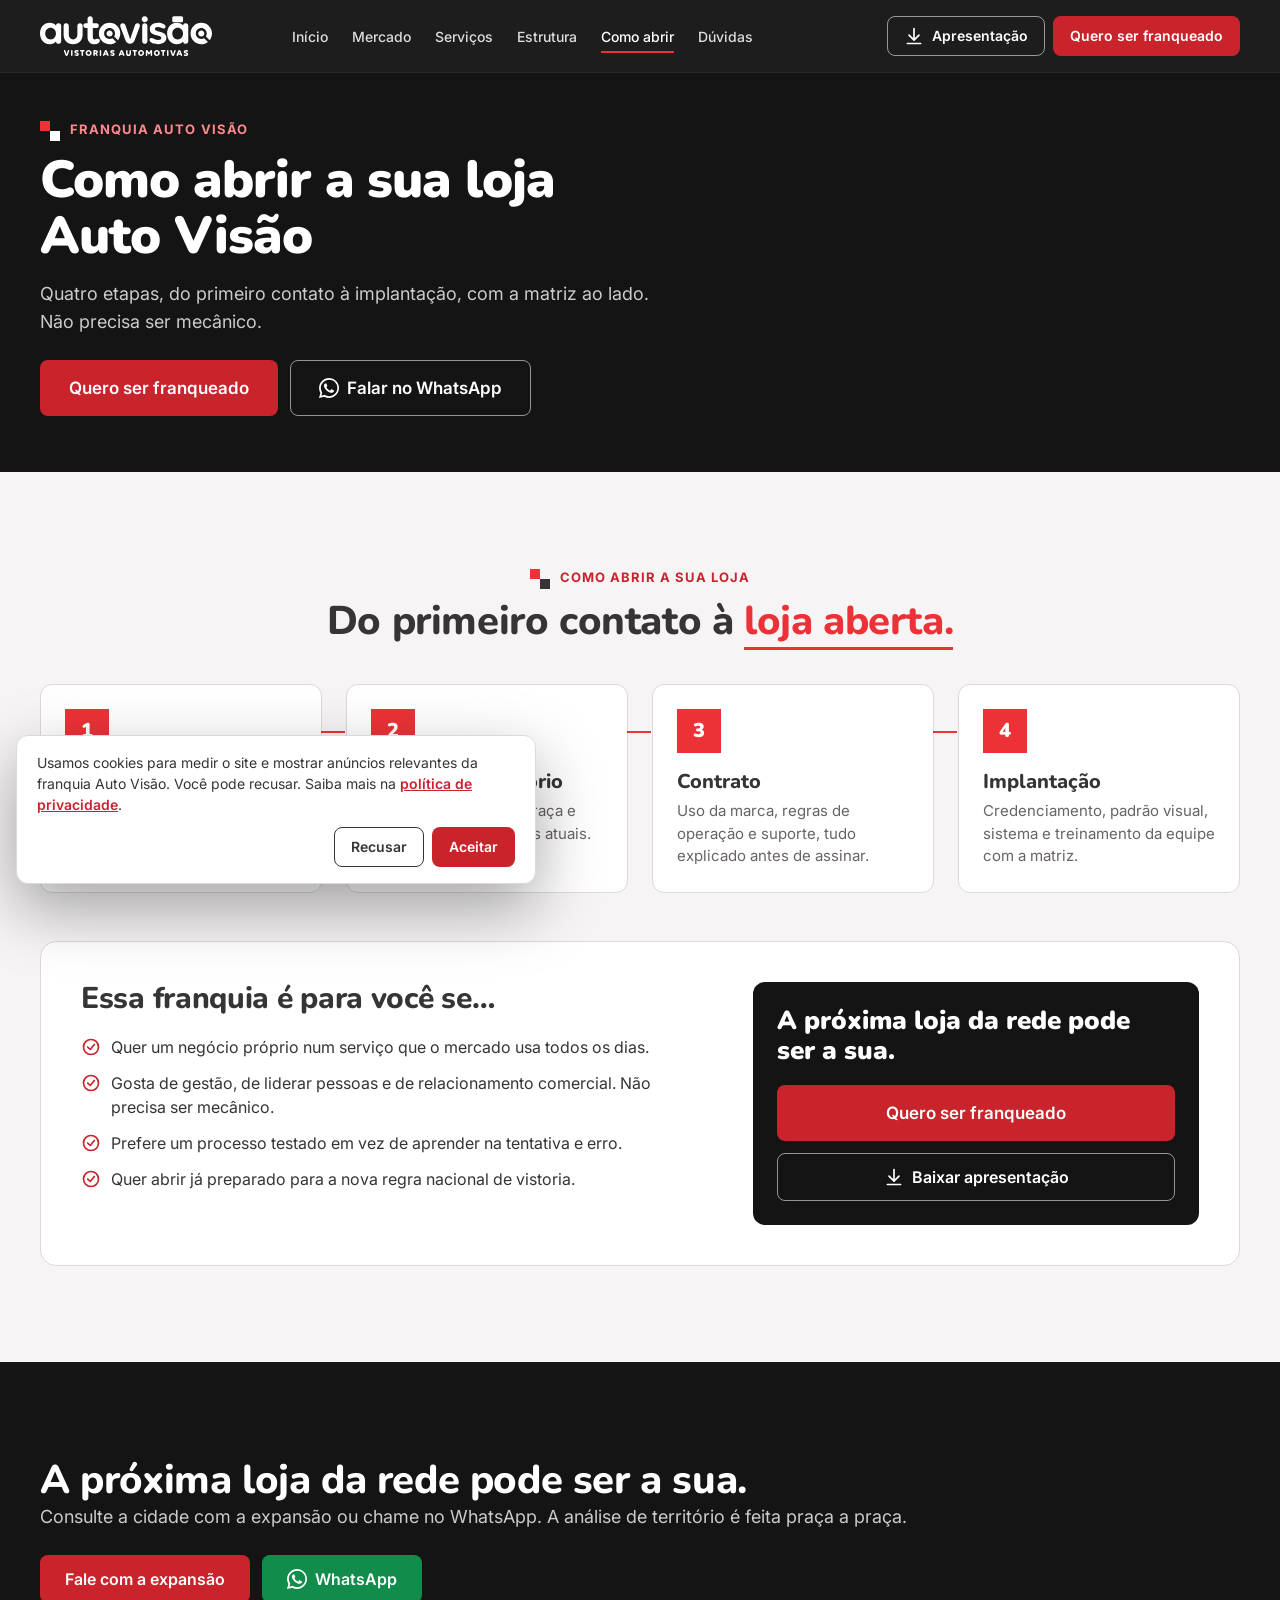
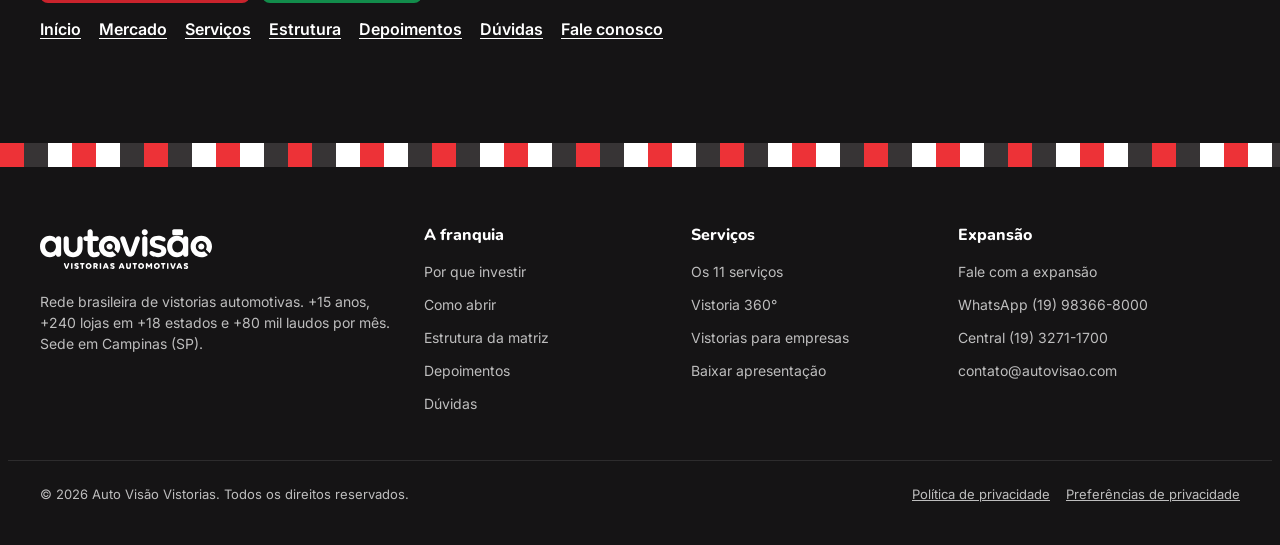
<file: como-funciona.html>
<!doctype html>
<html lang="pt-BR">
<head>
  <meta charset="utf-8">
  <meta name="viewport" content="width=device-width, initial-scale=1, viewport-fit=cover">
  <title>Como abrir uma franquia Auto Visão | 4 etapas</title>
  <meta name="description" content="Do primeiro contato à loja aberta: fale com a expansão, análise do território, contrato e implantação com a matriz Auto Visão.">
  <meta name="robots" content="index, follow, max-image-preview:large, max-snippet:-1, max-video-preview:-1">
  <meta name="author" content="Auto Visão Vistorias">
  <meta name="theme-color" content="#151415">
  <link rel="canonical" href="https://sejaumfranqueado.autovisao.com/como-funciona">
  <link rel="icon" href="favicon.ico" sizes="48x48">
  <link rel="icon" type="image/svg+xml" href="assets/img/favicon.svg">
  <link rel="icon" type="image/png" sizes="32x32" href="assets/img/favicon-32.png">
  <link rel="apple-touch-icon" sizes="180x180" href="assets/img/apple-touch-icon.png">
  <link rel="manifest" href="site.webmanifest">
  <meta property="og:type" content="website">
  <meta property="og:locale" content="pt_BR">
  <meta property="og:site_name" content="Auto Visão Vistorias">
  <meta property="og:title" content="Como abrir uma franquia Auto Visão | 4 etapas">
  <meta property="og:description" content="Do primeiro contato à loja aberta: fale com a expansão, análise do território, contrato e implantação com a matriz Auto Visão.">
  <meta property="og:url" content="https://sejaumfranqueado.autovisao.com/como-funciona">
  <meta property="og:image" content="https://sejaumfranqueado.autovisao.com/assets/img/og-preview.jpg">
  <meta property="og:image:secure_url" content="https://sejaumfranqueado.autovisao.com/assets/img/og-preview.jpg">
  <meta property="og:image:type" content="image/jpeg">
  <meta property="og:image:width" content="1200">
  <meta property="og:image:height" content="630">
  <meta property="og:image:alt" content="Franquia Auto Visão: +240 lojas, +18 estados, +80 mil laudos por mês">
  <meta name="twitter:card" content="summary_large_image">
  <meta name="twitter:title" content="Como abrir uma franquia Auto Visão | 4 etapas">
  <meta name="twitter:description" content="Do primeiro contato à loja aberta: fale com a expansão, análise do território, contrato e implantação com a matriz Auto Visão.">
  <meta name="twitter:url" content="https://sejaumfranqueado.autovisao.com/como-funciona">
  <meta name="twitter:image" content="https://sejaumfranqueado.autovisao.com/assets/img/og-preview.jpg">
  <meta name="twitter:image:alt" content="Franquia Auto Visão">
  <link rel="preconnect" href="https://fonts.googleapis.com">
  <link rel="preconnect" href="https://fonts.gstatic.com" crossorigin>
  <link rel="preconnect" href="https://www.googletagmanager.com">
  <link rel="preconnect" href="https://connect.facebook.net">
  <link href="https://fonts.googleapis.com/css2?family=Inter:wght@400;500;600;700&family=Nunito:wght@800;900&display=swap" rel="stylesheet">
  <link rel="stylesheet" href="assets/css/styles.css">
  <script src="assets/js/config.js"></script>
  <script src="assets/js/tracking.js"></script>
  <script type="application/ld+json">
  {
    "@context": "https://schema.org",
    "@type": "WebPage",
    "@id": "https://sejaumfranqueado.autovisao.com/como-funciona#webpage",
    "url": "https://sejaumfranqueado.autovisao.com/como-funciona",
    "name": "Como abrir uma franquia Auto Visão | 4 etapas",
    "description": "Do primeiro contato à loja aberta: fale com a expansão, análise do território, contrato e implantação com a matriz Auto Visão.",
    "inLanguage": "pt-BR",
    "isPartOf": { "@id": "https://sejaumfranqueado.autovisao.com/#website" },
    "about": { "@id": "https://sejaumfranqueado.autovisao.com/#organization" }
  }
  </script>
</head>
<body class="page-inner">
  <noscript><iframe src="https://www.googletagmanager.com/ns.html?id=GTM-M7TGT3T" height="0" width="0" style="display:none;visibility:hidden" title="GTM"></iframe></noscript>
  <noscript><img height="1" width="1" style="display:none" alt="" src="https://www.facebook.com/tr?id=2296327844222677&ev=PageView&noscript=1"></noscript>
  <svg width="0" height="0" style="position:absolute" aria-hidden="true">
    <defs>
      <symbol id="i-car" viewBox="0 0 24 24"><path d="M5 17h14M5 17a2 2 0 1 1-4 0v-4l2-5a2 2 0 0 1 2-1h14a2 2 0 0 1 2 1l2 5v4a2 2 0 1 1-4 0M5 17a2 2 0 0 0 4 0m6 0a2 2 0 0 0 4 0M3 12h18"/></symbol>
      <symbol id="i-search" viewBox="0 0 24 24"><circle cx="11" cy="11" r="7"/><path d="m20 20-4-4"/></symbol>
      <symbol id="i-doc" viewBox="0 0 24 24"><path d="M14 3H6a1 1 0 0 0-1 1v16a1 1 0 0 0 1 1h12a1 1 0 0 0 1-1V8z"/><path d="M14 3v5h5M9 13h6M9 17h6"/></symbol>
      <symbol id="i-paint" viewBox="0 0 24 24"><path d="m14 4 6 6L9 21H3v-6z"/><path d="m12 6 6 6"/></symbol>
      <symbol id="i-pin" viewBox="0 0 24 24"><path d="M12 21s-7-6.2-7-11a7 7 0 0 1 14 0c0 4.8-7 11-7 11z"/><circle cx="12" cy="10" r="2.5"/></symbol>
      <symbol id="i-calendar" viewBox="0 0 24 24"><rect x="3" y="5" width="18" height="16" rx="2"/><path d="M8 3v4M16 3v4M3 10h18M8 14h3M13 14h3"/></symbol>
      <symbol id="i-check" viewBox="0 0 24 24"><circle cx="12" cy="12" r="9"/><path d="m8 12 3 3 5-6"/></symbol>
      <symbol id="i-tick" viewBox="0 0 24 24"><path d="m5 12 5 5 9-10"/></symbol>
      <symbol id="i-x" viewBox="0 0 24 24"><path d="M6 6l12 12M18 6 6 18"/></symbol>
      <symbol id="i-arrow" viewBox="0 0 24 24"><path d="M4 12h16M14 6l6 6-6 6"/></symbol>
      <symbol id="i-down" viewBox="0 0 24 24"><path d="M12 3v13M6 11l6 6 6-6M4 21h16"/></symbol>
      <symbol id="i-chev" viewBox="0 0 24 24"><path d="m6 9 6 6 6-6"/></symbol>
      <symbol id="i-phone" viewBox="0 0 24 24"><path d="M5 3h3l2 5-2.5 1.5a11 11 0 0 0 7 7L16 14l5 2v3a2 2 0 0 1-2 2A17 17 0 0 1 3 5a2 2 0 0 1 2-2z"/></symbol>
      <symbol id="i-mail" viewBox="0 0 24 24"><rect x="3" y="5" width="18" height="14" rx="2"/><path d="m3 7 9 6 9-6"/></symbol>
      <symbol id="i-shield" viewBox="0 0 24 24"><path d="M12 3 4 6v6c0 5 3.5 8 8 9 4.5-1 8-4 8-9V6z"/><path d="m9 12 2 2 4-4"/></symbol>
      <symbol id="i-scale" viewBox="0 0 24 24"><path d="M12 3v18M7 21h10M5 7h14M5 7l-3 7a3 3 0 0 0 6 0zM19 7l-3 7a3 3 0 0 0 6 0z"/></symbol>
      <symbol id="i-users" viewBox="0 0 24 24"><circle cx="9" cy="8" r="3.5"/><path d="M2 21a7 7 0 0 1 14 0M16 4.5a3.5 3.5 0 0 1 0 7M22 21a7 7 0 0 0-4-6.3"/></symbol>
      <symbol id="i-grad" viewBox="0 0 24 24"><path d="m2 9 10-5 10 5-10 5z"/><path d="M6 11v5c0 1.5 3 3 6 3s6-1.5 6-3v-5M22 9v6"/></symbol>
      <symbol id="i-headset" viewBox="0 0 24 24"><path d="M4 14v-2a8 8 0 0 1 16 0v2"/><rect x="2" y="14" width="5" height="6" rx="1.5"/><rect x="17" y="14" width="5" height="6" rx="1.5"/></symbol>
      <symbol id="i-clipboard" viewBox="0 0 24 24"><rect x="5" y="4" width="14" height="17" rx="2"/><path d="M9 4V3h6v1M9 12l2 2 4-4"/></symbol>
      <symbol id="i-monitor" viewBox="0 0 24 24"><rect x="2" y="4" width="20" height="13" rx="2"/><path d="M8 21h8M12 17v4M6 10h4M6 13h7"/></symbol>
      <symbol id="i-cpu" viewBox="0 0 24 24"><rect x="5" y="5" width="14" height="14" rx="2"/><rect x="9" y="9" width="6" height="6"/><path d="M9 2v3M15 2v3M9 19v3M15 19v3M2 9h3M2 15h3M19 9h3M19 15h3"/></symbol>
      <symbol id="i-briefcase" viewBox="0 0 24 24"><rect x="3" y="7" width="18" height="13" rx="2"/><path d="M8 7V5a2 2 0 0 1 2-2h4a2 2 0 0 1 2 2v2M3 13h18"/></symbol>
      <symbol id="i-megaphone" viewBox="0 0 24 24"><path d="M3 10v4h4l8 5V5L7 10z"/><path d="M19 8a5 5 0 0 1 0 8"/></symbol>
      <symbol id="i-mic" viewBox="0 0 24 24"><rect x="9" y="2" width="6" height="12" rx="3"/><path d="M5 11a7 7 0 0 0 14 0M12 18v4"/></symbol>
      <symbol id="i-trend" viewBox="0 0 24 24"><path d="m3 17 6-6 4 4 8-8"/><path d="M15 7h6v6"/></symbol>
      <symbol id="i-truck" viewBox="0 0 24 24"><path d="M2 6h12v11H2zM14 10h4l4 4v3h-8z"/><circle cx="6" cy="18" r="2"/><circle cx="18" cy="18" r="2"/></symbol>
      <symbol id="i-building" viewBox="0 0 24 24"><path d="M4 21V5a2 2 0 0 1 2-2h8a2 2 0 0 1 2 2v16M16 9h2a2 2 0 0 1 2 2v10M2 21h20M8 7h4M8 11h4M8 15h4"/></symbol>
      <symbol id="i-layers" viewBox="0 0 24 24"><path d="m12 3 9 5-9 5-9-5z"/><path d="m3 13 9 5 9-5"/></symbol>
      <symbol id="i-store" viewBox="0 0 24 24"><path d="M3 9 5 4h14l2 5M3 9h18v2a3 3 0 0 1-6 0 3 3 0 0 1-6 0 3 3 0 0 1-6 0zM5 13v8h14v-8M10 21v-5h4v5"/></symbol>
      <symbol id="i-wrench" viewBox="0 0 24 24"><path d="M14.7 6.3a4 4 0 0 0 5 5L21 13l-8 8-3-3 8-8M14.7 6.3 16 5l3 3M3 21l6-6"/></symbol>
      <symbol id="i-lock" viewBox="0 0 24 24"><rect x="4" y="11" width="16" height="10" rx="2"/><path d="M8 11V7a4 4 0 0 1 8 0v4"/></symbol>
      <symbol id="i-star" viewBox="0 0 24 24"><path d="m12 3 2.8 5.7 6.2.9-4.5 4.4 1 6.2L12 17.3 6.5 20.2l1-6.2L3 9.6l6.2-.9z"/></symbol>
      <symbol id="i-wpp" viewBox="0 0 24 24"><path fill="currentColor" stroke="none" d="M20.5 3.5A11.8 11.8 0 0 0 12 0C5.5 0 .1 5.4.1 12c0 2.1.6 4.2 1.6 6L0 24l6.2-1.6a11.9 11.9 0 0 0 5.8 1.5c6.6 0 12-5.4 12-12 0-3.2-1.2-6.2-3.5-8.4ZM12 21.8a9.9 9.9 0 0 1-5-1.4l-.4-.2-3.7 1 1-3.6-.2-.4a9.9 9.9 0 0 1-1.5-5.3c0-5.5 4.4-9.9 9.9-9.9 2.6 0 5.1 1 7 2.9a9.8 9.8 0 0 1 2.9 7c0 5.5-4.5 9.9-10 9.9Zm5.4-7.4c-.3-.1-1.8-.9-2-1-.3-.1-.5-.1-.7.2l-.9 1.2c-.2.2-.4.2-.7.1-.3-.2-1.3-.5-2.4-1.5-.9-.8-1.5-1.8-1.7-2.1-.2-.3 0-.5.1-.6l.5-.5.3-.5c.1-.2 0-.4 0-.5l-.9-2.2c-.2-.6-.5-.5-.7-.5h-.6c-.2 0-.5.1-.8.4-.3.3-1 1-1 2.5s1.1 2.9 1.2 3.1c.2.2 2.1 3.2 5.1 4.5l1.7.6c.7.2 1.4.2 1.9.1.6-.1 1.8-.7 2-1.4.2-.7.2-1.3.2-1.4-.1-.1-.3-.2-.6-.3Z"/></symbol>
    </defs>
  </svg>
  <a class="skip-link" href="#conteudo">Pular para o conteúdo</a>
  <header class="header is-solid" id="topo">
    <div class="container header__inner">
      <a class="header__logo" href="/" aria-label="Auto Visão Vistorias, ir para a página inicial">
        <img src="assets/img/logo-autovisao-branco.svg" alt="Auto Visão Vistorias Automotivas" width="172" height="40">
      </a>
      <nav class="nav" aria-label="Navegação principal">
        <a href="/">Início</a>
        <a href="/mercado">Mercado</a>
        <a href="/servicos">Serviços</a>
        <a href="/estrutura-e-suporte">Estrutura</a>
        <a href="/como-funciona" aria-current="page">Como abrir</a>
        <a href="/duvidas">Dúvidas</a>
      </nav>
      <div class="header__actions">
        <a class="btn btn--ghost-light btn--sm hide-sm" href="/#apresentacao" data-track="header_apresentacao" data-loc="header">
          <svg class="ico" aria-hidden="true"><use href="#i-down"/></svg> Apresentação
        </a>
        <a class="btn btn--primary btn--sm" href="/fale-conosco" data-track="header_quero" data-loc="header">Quero ser franqueado</a>
        <button class="menu-btn" id="menuBtn" type="button" aria-label="Abrir menu" aria-expanded="false" aria-controls="drawer">
          <span></span><span></span><span></span>
        </button>
      </div>
    </div>
    <div class="progress" id="progress" aria-hidden="true"></div>
  </header>
  <div class="drawer" id="drawer" hidden>
    <nav class="drawer__nav" aria-label="Menu">
        <a href="/">Início</a>
        <a href="/mercado">Mercado</a>
        <a href="/servicos">Serviços</a>
        <a href="/estrutura-e-suporte">Estrutura</a>
        <a href="/como-funciona" aria-current="page">Como abrir</a>
        <a href="/duvidas">Dúvidas</a>
        <a href="/depoimentos">Depoimentos</a>
    </nav>
    <a class="btn btn--primary btn--block" href="/fale-conosco" data-track="drawer_quero" data-loc="drawer">Quero ser franqueado</a>
    <a class="btn btn--wpp btn--block" href="https://wa.me/5519983668000?text=Ol%C3%A1!%20Quero%20abrir%20uma%20franquia%20Auto%20Vis%C3%A3o." target="_blank" rel="noopener" data-track="drawer_whatsapp" data-loc="drawer">
      <svg class="ico" aria-hidden="true"><use href="#i-wpp"/></svg> Falar no WhatsApp
    </a>
  </div>
  <main id="conteudo">

    <section class="page-hero" id="inicio" aria-labelledby="page-title">
      <div class="container">
        <p class="eyebrow eyebrow--light">Franquia Auto Visão</p>
        <h1 id="page-title">Como abrir a sua loja Auto Visão</h1>
        <p class="lead lead--light">Quatro etapas, do primeiro contato à implantação, com a matriz ao lado. Não precisa ser mecânico.</p>
        <div class="page-hero__actions">
          <a class="btn btn--primary btn--lg" href="/fale-conosco" data-track="hero_quero" data-loc="hero">Quero ser franqueado</a>
          <a class="btn btn--ghost-light btn--lg" href="https://wa.me/5519983668000?text=Ol%C3%A1!%20Quero%20abrir%20uma%20franquia%20Auto%20Vis%C3%A3o." target="_blank" rel="noopener" data-track="hero_whatsapp" data-loc="hero"><svg class="ico" aria-hidden="true"><use href="#i-wpp"/></svg> Falar no WhatsApp</a>
        </div>
      </div>
    </section>
<section class="sec sec--surface" id="como-funciona" aria-labelledby="como-title">
      <div class="container">
        <header class="sec-head sec-head--center" data-reveal>
          <p class="eyebrow">Como abrir a sua loja</p>
          <h2 id="como-title" class="h2">Do primeiro contato à <span class="hl">loja aberta.</span></h2>
        </header>
        <ol class="steps">
          <li class="step" data-reveal><span class="step__n">1</span><h3 class="h3">Fale com a expansão</h3><p>Formulário ou WhatsApp, informando sua cidade e estado.</p></li>
          <li class="step" data-reveal><span class="step__n">2</span><h3 class="h3">Análise do território</h3><p>A equipe avalia a sua praça e apresenta as condições atuais.</p></li>
          <li class="step" data-reveal><span class="step__n">3</span><h3 class="h3">Contrato</h3><p>Uso da marca, regras de operação e suporte, tudo explicado antes de assinar.</p></li>
          <li class="step" data-reveal><span class="step__n">4</span><h3 class="h3">Implantação</h3><p>Credenciamento, padrão visual, sistema e treinamento da equipe com a matriz.</p></li>
        </ol>

        <div class="profile" data-reveal="zoom">
          <div class="profile__copy">
            <h3 class="h2 h2--sm">Essa franquia é para você se…</h3>
            <ul class="checklist">
              <li><svg class="ico" aria-hidden="true"><use href="#i-check"/></svg> Quer um negócio próprio num serviço que o mercado usa todos os dias.</li>
              <li><svg class="ico" aria-hidden="true"><use href="#i-check"/></svg> Gosta de gestão, de liderar pessoas e de relacionamento comercial. Não precisa ser mecânico.</li>
              <li><svg class="ico" aria-hidden="true"><use href="#i-check"/></svg> Prefere um processo testado em vez de aprender na tentativa e erro.</li>
              <li><svg class="ico" aria-hidden="true"><use href="#i-check"/></svg> Quer abrir já preparado para a nova regra nacional de vistoria.</li>
            </ul>
          </div>
          <div class="profile__cta">
            <p class="profile__big">A próxima loja da rede pode ser a sua.</p>
            <a class="btn btn--primary btn--lg btn--block" href="/fale-conosco" data-track="perfil_quero" data-loc="como-funciona">Quero ser franqueado</a>
            <a class="btn btn--secondary btn--block" href="/#apresentacao" data-track="perfil_apresentacao" data-loc="como-funciona"><svg class="ico" aria-hidden="true"><use href="#i-down"/></svg> Baixar apresentação</a>
          </div>
        </div>
      </div>
    </section>

    <section class="sec sec--dark" id="proximo" aria-labelledby="proximo-title">
      <div class="container">
        <h2 id="proximo-title" class="h2">A próxima loja da rede pode ser a sua.</h2>
        <p class="lead lead--light">Consulte a cidade com a expansão ou chame no WhatsApp. A análise de território é feita praça a praça.</p>
        <div class="page-hero__actions">
          <a class="btn btn--primary" href="/fale-conosco" data-track="rodape_quero" data-loc="proximo">Fale com a expansão</a>
          <a class="btn btn--wpp" href="https://wa.me/5519983668000?text=Ol%C3%A1!%20Quero%20abrir%20uma%20franquia%20Auto%20Vis%C3%A3o." target="_blank" rel="noopener" data-track="rodape_whatsapp" data-loc="proximo"><svg class="ico" aria-hidden="true"><use href="#i-wpp"/></svg> WhatsApp</a>
        </div>
        <nav class="page-related" aria-label="Outras páginas"><a href="/">Início</a><a href="/mercado">Mercado</a><a href="/servicos">Serviços</a><a href="/estrutura-e-suporte">Estrutura</a><a href="/depoimentos">Depoimentos</a><a href="/duvidas">Dúvidas</a><a href="/fale-conosco">Fale conosco</a></nav>
      </div>
    </section>
  </main>
  <footer class="footer">
    <div class="checker checker--top" aria-hidden="true"></div>
    <div class="container footer__grid">
      <div>
        <a href="/" aria-label="Página inicial da franquia Auto Visão"><img src="assets/img/logo-autovisao-branco.svg" alt="Auto Visão Vistorias Automotivas" width="172" height="40" loading="lazy"></a>
        <p>Rede brasileira de vistorias automotivas. +15 anos, +240 lojas em +18 estados e +80 mil laudos por mês. Sede em Campinas (SP).</p>
      </div>
      <nav aria-label="Seções">
        <h2 class="footer__h">A franquia</h2>
        <a href="/mercado">Por que investir</a>
        <a href="/como-funciona">Como abrir</a>
        <a href="/estrutura-e-suporte">Estrutura da matriz</a>
        <a href="/depoimentos">Depoimentos</a>
        <a href="/duvidas">Dúvidas</a>
      </nav>
      <nav aria-label="Serviços">
        <h2 class="footer__h">Serviços</h2>
        <a href="/servicos">Os 11 serviços</a>
        <a href="/servicos">Vistoria 360°</a>
        <a href="/servicos">Vistorias para empresas</a>
        <a href="/#apresentacao">Baixar apresentação</a>
      </nav>
      <div>
        <h2 class="footer__h">Expansão</h2>
        <a href="/fale-conosco">Fale com a expansão</a>
        <a href="https://wa.me/5519983668000?text=Ol%C3%A1!%20Quero%20abrir%20uma%20franquia%20Auto%20Vis%C3%A3o." target="_blank" rel="noopener" data-track="footer_whatsapp" data-loc="footer">WhatsApp (19) 98366-8000</a>
        <a href="tel:+551932711700" data-track="footer_telefone" data-loc="footer">Central (19) 3271-1700</a>
        <a href="mailto:contato@autovisao.com" data-track="footer_email" data-loc="footer">contato@autovisao.com</a>
      </div>
    </div>
    <div class="container footer__bottom">
      <p>© 2026 Auto Visão Vistorias. Todos os direitos reservados.</p>
      <p class="footer__legal">
        <a href="/privacidade">Política de privacidade</a>
        <button class="link-btn" type="button" id="openConsent" data-track="abrir_consentimento" data-loc="footer">Preferências de privacidade</button>
      </p>
    </div>
  </footer>
  <div class="mobile-bar" id="mobileBar">
    <a class="btn btn--secondary-dark" href="/fale-conosco" data-track="mobilebar_quero" data-loc="mobile-bar">Quero ser franqueado</a>
    <a class="btn btn--wpp" href="https://wa.me/5519983668000?text=Ol%C3%A1!%20Quero%20abrir%20uma%20franquia%20Auto%20Vis%C3%A3o." target="_blank" rel="noopener" data-track="mobilebar_whatsapp" data-loc="mobile-bar"><svg class="ico" aria-hidden="true"><use href="#i-wpp"/></svg> WhatsApp</a>
  </div>
  <div class="cookie" id="cookieBanner" hidden role="region" aria-label="Privacidade">
    <p>Usamos cookies para medir o site e mostrar anúncios relevantes da franquia Auto Visão. Você pode recusar. Saiba mais na <a href="/privacidade">política de privacidade</a>.</p>
    <div class="cookie__actions">
      <button class="btn btn--secondary btn--sm" type="button" data-consent="denied" data-track="consent_recusar" data-loc="consentimento">Recusar</button>
      <button class="btn btn--primary btn--sm" type="button" data-consent="granted" data-track="consent_aceitar" data-loc="consentimento">Aceitar</button>
    </div>
  </div>
  <script src="assets/js/main.js" defer></script>
</body>
</html>
</file>
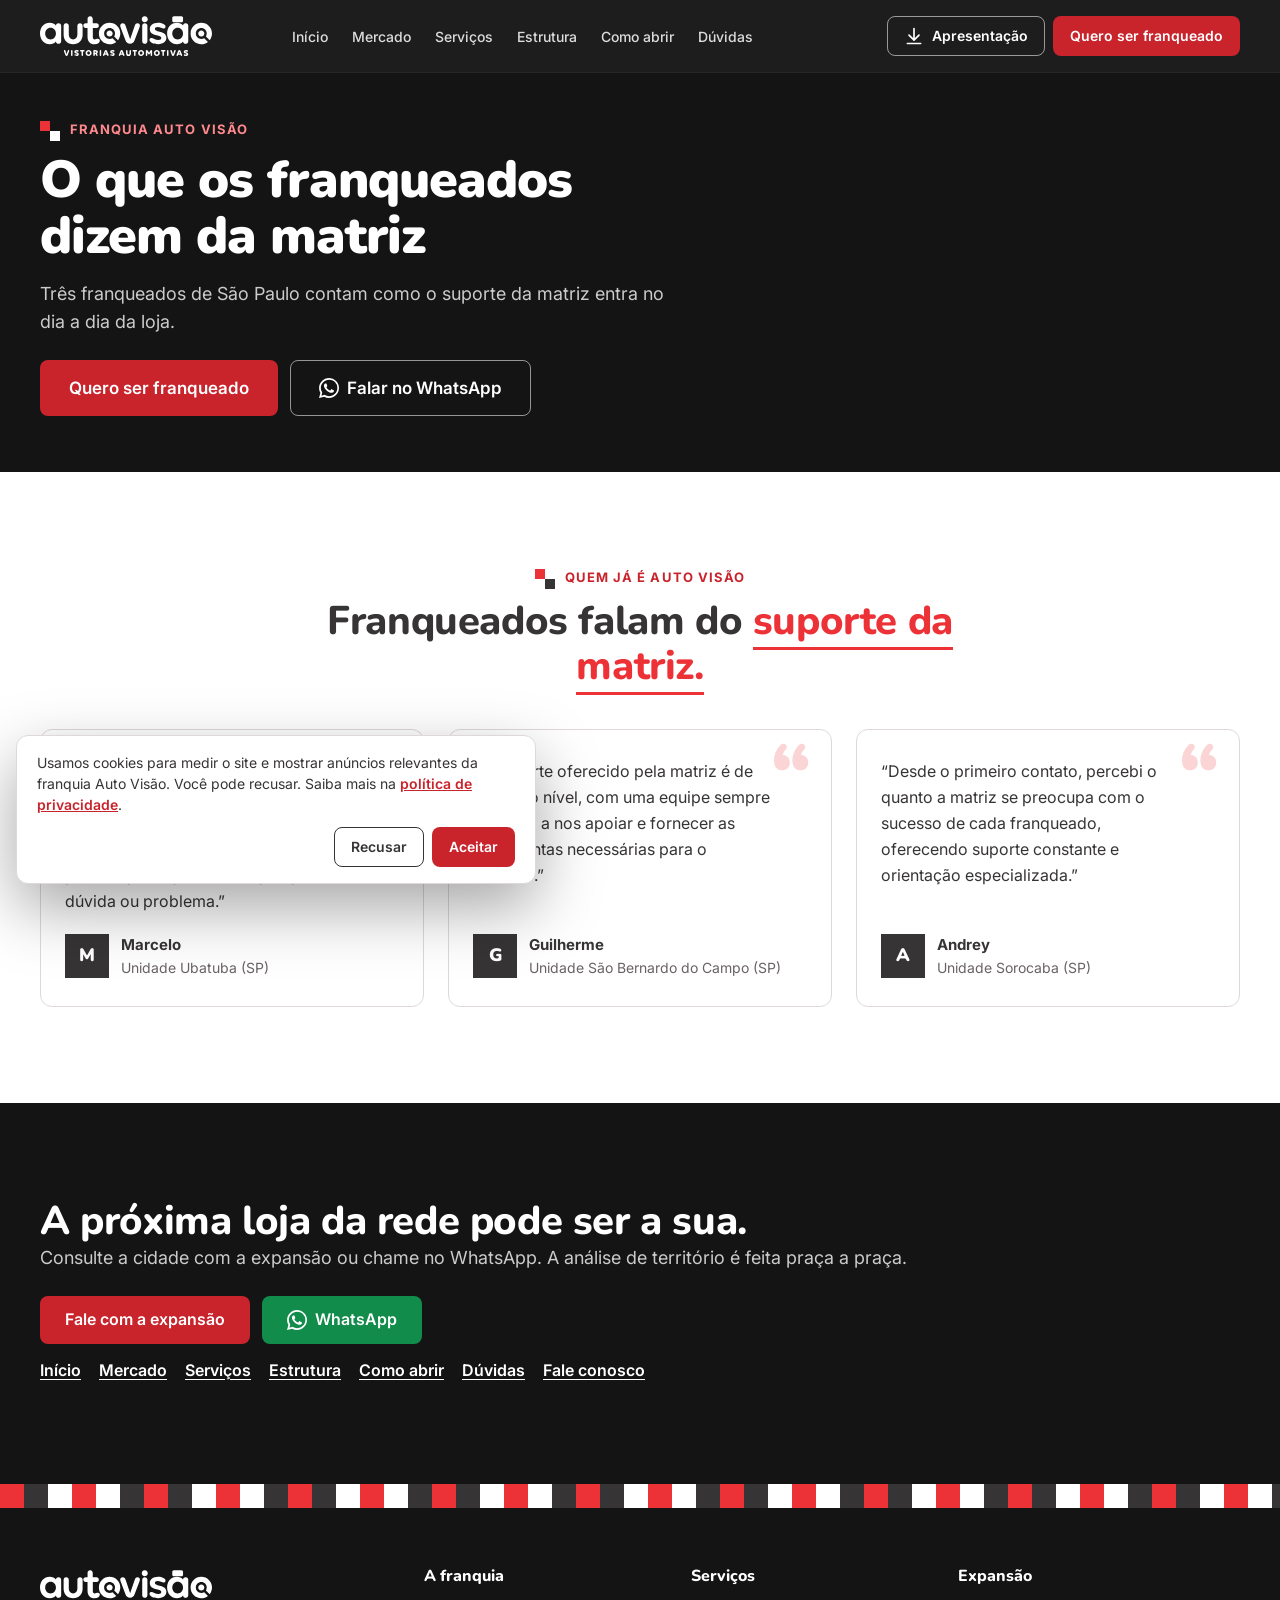
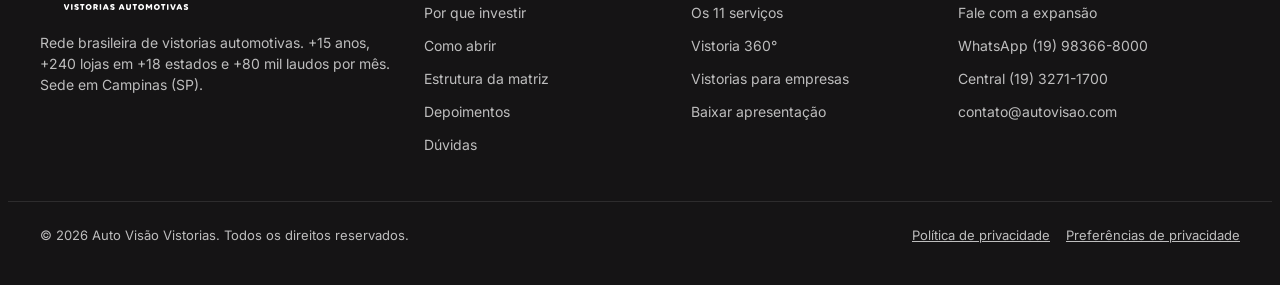
<file: depoimentos.html>
<!doctype html>
<html lang="pt-BR">
<head>
  <meta charset="utf-8">
  <meta name="viewport" content="width=device-width, initial-scale=1, viewport-fit=cover">
  <title>Depoimentos de franqueados Auto Visão</title>
  <meta name="description" content="Marcelo, Guilherme e Andrey falam do suporte da matriz nas unidades de Ubatuba, São Bernardo do Campo e Sorocaba.">
  <meta name="robots" content="index, follow, max-image-preview:large, max-snippet:-1, max-video-preview:-1">
  <meta name="author" content="Auto Visão Vistorias">
  <meta name="theme-color" content="#151415">
  <link rel="canonical" href="https://sejaumfranqueado.autovisao.com/depoimentos">
  <link rel="icon" href="favicon.ico" sizes="48x48">
  <link rel="icon" type="image/svg+xml" href="assets/img/favicon.svg">
  <link rel="icon" type="image/png" sizes="32x32" href="assets/img/favicon-32.png">
  <link rel="apple-touch-icon" sizes="180x180" href="assets/img/apple-touch-icon.png">
  <link rel="manifest" href="site.webmanifest">
  <meta property="og:type" content="website">
  <meta property="og:locale" content="pt_BR">
  <meta property="og:site_name" content="Auto Visão Vistorias">
  <meta property="og:title" content="Depoimentos de franqueados Auto Visão">
  <meta property="og:description" content="Marcelo, Guilherme e Andrey falam do suporte da matriz nas unidades de Ubatuba, São Bernardo do Campo e Sorocaba.">
  <meta property="og:url" content="https://sejaumfranqueado.autovisao.com/depoimentos">
  <meta property="og:image" content="https://sejaumfranqueado.autovisao.com/assets/img/og-preview.jpg">
  <meta property="og:image:secure_url" content="https://sejaumfranqueado.autovisao.com/assets/img/og-preview.jpg">
  <meta property="og:image:type" content="image/jpeg">
  <meta property="og:image:width" content="1200">
  <meta property="og:image:height" content="630">
  <meta property="og:image:alt" content="Franquia Auto Visão: +240 lojas, +18 estados, +80 mil laudos por mês">
  <meta name="twitter:card" content="summary_large_image">
  <meta name="twitter:title" content="Depoimentos de franqueados Auto Visão">
  <meta name="twitter:description" content="Marcelo, Guilherme e Andrey falam do suporte da matriz nas unidades de Ubatuba, São Bernardo do Campo e Sorocaba.">
  <meta name="twitter:url" content="https://sejaumfranqueado.autovisao.com/depoimentos">
  <meta name="twitter:image" content="https://sejaumfranqueado.autovisao.com/assets/img/og-preview.jpg">
  <meta name="twitter:image:alt" content="Franquia Auto Visão">
  <link rel="preconnect" href="https://fonts.googleapis.com">
  <link rel="preconnect" href="https://fonts.gstatic.com" crossorigin>
  <link rel="preconnect" href="https://www.googletagmanager.com">
  <link rel="preconnect" href="https://connect.facebook.net">
  <link href="https://fonts.googleapis.com/css2?family=Inter:wght@400;500;600;700&family=Nunito:wght@800;900&display=swap" rel="stylesheet">
  <link rel="stylesheet" href="assets/css/styles.css">
  <script src="assets/js/config.js"></script>
  <script src="assets/js/tracking.js"></script>
  <script type="application/ld+json">
  {
    "@context": "https://schema.org",
    "@type": "WebPage",
    "@id": "https://sejaumfranqueado.autovisao.com/depoimentos#webpage",
    "url": "https://sejaumfranqueado.autovisao.com/depoimentos",
    "name": "Depoimentos de franqueados Auto Visão",
    "description": "Marcelo, Guilherme e Andrey falam do suporte da matriz nas unidades de Ubatuba, São Bernardo do Campo e Sorocaba.",
    "inLanguage": "pt-BR",
    "isPartOf": { "@id": "https://sejaumfranqueado.autovisao.com/#website" },
    "about": { "@id": "https://sejaumfranqueado.autovisao.com/#organization" }
  }
  </script>
</head>
<body class="page-inner">
  <noscript><iframe src="https://www.googletagmanager.com/ns.html?id=GTM-M7TGT3T" height="0" width="0" style="display:none;visibility:hidden" title="GTM"></iframe></noscript>
  <noscript><img height="1" width="1" style="display:none" alt="" src="https://www.facebook.com/tr?id=2296327844222677&ev=PageView&noscript=1"></noscript>
  <svg width="0" height="0" style="position:absolute" aria-hidden="true">
    <defs>
      <symbol id="i-car" viewBox="0 0 24 24"><path d="M5 17h14M5 17a2 2 0 1 1-4 0v-4l2-5a2 2 0 0 1 2-1h14a2 2 0 0 1 2 1l2 5v4a2 2 0 1 1-4 0M5 17a2 2 0 0 0 4 0m6 0a2 2 0 0 0 4 0M3 12h18"/></symbol>
      <symbol id="i-search" viewBox="0 0 24 24"><circle cx="11" cy="11" r="7"/><path d="m20 20-4-4"/></symbol>
      <symbol id="i-doc" viewBox="0 0 24 24"><path d="M14 3H6a1 1 0 0 0-1 1v16a1 1 0 0 0 1 1h12a1 1 0 0 0 1-1V8z"/><path d="M14 3v5h5M9 13h6M9 17h6"/></symbol>
      <symbol id="i-paint" viewBox="0 0 24 24"><path d="m14 4 6 6L9 21H3v-6z"/><path d="m12 6 6 6"/></symbol>
      <symbol id="i-pin" viewBox="0 0 24 24"><path d="M12 21s-7-6.2-7-11a7 7 0 0 1 14 0c0 4.8-7 11-7 11z"/><circle cx="12" cy="10" r="2.5"/></symbol>
      <symbol id="i-calendar" viewBox="0 0 24 24"><rect x="3" y="5" width="18" height="16" rx="2"/><path d="M8 3v4M16 3v4M3 10h18M8 14h3M13 14h3"/></symbol>
      <symbol id="i-check" viewBox="0 0 24 24"><circle cx="12" cy="12" r="9"/><path d="m8 12 3 3 5-6"/></symbol>
      <symbol id="i-tick" viewBox="0 0 24 24"><path d="m5 12 5 5 9-10"/></symbol>
      <symbol id="i-x" viewBox="0 0 24 24"><path d="M6 6l12 12M18 6 6 18"/></symbol>
      <symbol id="i-arrow" viewBox="0 0 24 24"><path d="M4 12h16M14 6l6 6-6 6"/></symbol>
      <symbol id="i-down" viewBox="0 0 24 24"><path d="M12 3v13M6 11l6 6 6-6M4 21h16"/></symbol>
      <symbol id="i-chev" viewBox="0 0 24 24"><path d="m6 9 6 6 6-6"/></symbol>
      <symbol id="i-phone" viewBox="0 0 24 24"><path d="M5 3h3l2 5-2.5 1.5a11 11 0 0 0 7 7L16 14l5 2v3a2 2 0 0 1-2 2A17 17 0 0 1 3 5a2 2 0 0 1 2-2z"/></symbol>
      <symbol id="i-mail" viewBox="0 0 24 24"><rect x="3" y="5" width="18" height="14" rx="2"/><path d="m3 7 9 6 9-6"/></symbol>
      <symbol id="i-shield" viewBox="0 0 24 24"><path d="M12 3 4 6v6c0 5 3.5 8 8 9 4.5-1 8-4 8-9V6z"/><path d="m9 12 2 2 4-4"/></symbol>
      <symbol id="i-scale" viewBox="0 0 24 24"><path d="M12 3v18M7 21h10M5 7h14M5 7l-3 7a3 3 0 0 0 6 0zM19 7l-3 7a3 3 0 0 0 6 0z"/></symbol>
      <symbol id="i-users" viewBox="0 0 24 24"><circle cx="9" cy="8" r="3.5"/><path d="M2 21a7 7 0 0 1 14 0M16 4.5a3.5 3.5 0 0 1 0 7M22 21a7 7 0 0 0-4-6.3"/></symbol>
      <symbol id="i-grad" viewBox="0 0 24 24"><path d="m2 9 10-5 10 5-10 5z"/><path d="M6 11v5c0 1.5 3 3 6 3s6-1.5 6-3v-5M22 9v6"/></symbol>
      <symbol id="i-headset" viewBox="0 0 24 24"><path d="M4 14v-2a8 8 0 0 1 16 0v2"/><rect x="2" y="14" width="5" height="6" rx="1.5"/><rect x="17" y="14" width="5" height="6" rx="1.5"/></symbol>
      <symbol id="i-clipboard" viewBox="0 0 24 24"><rect x="5" y="4" width="14" height="17" rx="2"/><path d="M9 4V3h6v1M9 12l2 2 4-4"/></symbol>
      <symbol id="i-monitor" viewBox="0 0 24 24"><rect x="2" y="4" width="20" height="13" rx="2"/><path d="M8 21h8M12 17v4M6 10h4M6 13h7"/></symbol>
      <symbol id="i-cpu" viewBox="0 0 24 24"><rect x="5" y="5" width="14" height="14" rx="2"/><rect x="9" y="9" width="6" height="6"/><path d="M9 2v3M15 2v3M9 19v3M15 19v3M2 9h3M2 15h3M19 9h3M19 15h3"/></symbol>
      <symbol id="i-briefcase" viewBox="0 0 24 24"><rect x="3" y="7" width="18" height="13" rx="2"/><path d="M8 7V5a2 2 0 0 1 2-2h4a2 2 0 0 1 2 2v2M3 13h18"/></symbol>
      <symbol id="i-megaphone" viewBox="0 0 24 24"><path d="M3 10v4h4l8 5V5L7 10z"/><path d="M19 8a5 5 0 0 1 0 8"/></symbol>
      <symbol id="i-mic" viewBox="0 0 24 24"><rect x="9" y="2" width="6" height="12" rx="3"/><path d="M5 11a7 7 0 0 0 14 0M12 18v4"/></symbol>
      <symbol id="i-trend" viewBox="0 0 24 24"><path d="m3 17 6-6 4 4 8-8"/><path d="M15 7h6v6"/></symbol>
      <symbol id="i-truck" viewBox="0 0 24 24"><path d="M2 6h12v11H2zM14 10h4l4 4v3h-8z"/><circle cx="6" cy="18" r="2"/><circle cx="18" cy="18" r="2"/></symbol>
      <symbol id="i-building" viewBox="0 0 24 24"><path d="M4 21V5a2 2 0 0 1 2-2h8a2 2 0 0 1 2 2v16M16 9h2a2 2 0 0 1 2 2v10M2 21h20M8 7h4M8 11h4M8 15h4"/></symbol>
      <symbol id="i-layers" viewBox="0 0 24 24"><path d="m12 3 9 5-9 5-9-5z"/><path d="m3 13 9 5 9-5"/></symbol>
      <symbol id="i-store" viewBox="0 0 24 24"><path d="M3 9 5 4h14l2 5M3 9h18v2a3 3 0 0 1-6 0 3 3 0 0 1-6 0 3 3 0 0 1-6 0zM5 13v8h14v-8M10 21v-5h4v5"/></symbol>
      <symbol id="i-wrench" viewBox="0 0 24 24"><path d="M14.7 6.3a4 4 0 0 0 5 5L21 13l-8 8-3-3 8-8M14.7 6.3 16 5l3 3M3 21l6-6"/></symbol>
      <symbol id="i-lock" viewBox="0 0 24 24"><rect x="4" y="11" width="16" height="10" rx="2"/><path d="M8 11V7a4 4 0 0 1 8 0v4"/></symbol>
      <symbol id="i-star" viewBox="0 0 24 24"><path d="m12 3 2.8 5.7 6.2.9-4.5 4.4 1 6.2L12 17.3 6.5 20.2l1-6.2L3 9.6l6.2-.9z"/></symbol>
      <symbol id="i-wpp" viewBox="0 0 24 24"><path fill="currentColor" stroke="none" d="M20.5 3.5A11.8 11.8 0 0 0 12 0C5.5 0 .1 5.4.1 12c0 2.1.6 4.2 1.6 6L0 24l6.2-1.6a11.9 11.9 0 0 0 5.8 1.5c6.6 0 12-5.4 12-12 0-3.2-1.2-6.2-3.5-8.4ZM12 21.8a9.9 9.9 0 0 1-5-1.4l-.4-.2-3.7 1 1-3.6-.2-.4a9.9 9.9 0 0 1-1.5-5.3c0-5.5 4.4-9.9 9.9-9.9 2.6 0 5.1 1 7 2.9a9.8 9.8 0 0 1 2.9 7c0 5.5-4.5 9.9-10 9.9Zm5.4-7.4c-.3-.1-1.8-.9-2-1-.3-.1-.5-.1-.7.2l-.9 1.2c-.2.2-.4.2-.7.1-.3-.2-1.3-.5-2.4-1.5-.9-.8-1.5-1.8-1.7-2.1-.2-.3 0-.5.1-.6l.5-.5.3-.5c.1-.2 0-.4 0-.5l-.9-2.2c-.2-.6-.5-.5-.7-.5h-.6c-.2 0-.5.1-.8.4-.3.3-1 1-1 2.5s1.1 2.9 1.2 3.1c.2.2 2.1 3.2 5.1 4.5l1.7.6c.7.2 1.4.2 1.9.1.6-.1 1.8-.7 2-1.4.2-.7.2-1.3.2-1.4-.1-.1-.3-.2-.6-.3Z"/></symbol>
    </defs>
  </svg>
  <a class="skip-link" href="#conteudo">Pular para o conteúdo</a>
  <header class="header is-solid" id="topo">
    <div class="container header__inner">
      <a class="header__logo" href="/" aria-label="Auto Visão Vistorias, ir para a página inicial">
        <img src="assets/img/logo-autovisao-branco.svg" alt="Auto Visão Vistorias Automotivas" width="172" height="40">
      </a>
      <nav class="nav" aria-label="Navegação principal">
        <a href="/">Início</a>
        <a href="/mercado">Mercado</a>
        <a href="/servicos">Serviços</a>
        <a href="/estrutura-e-suporte">Estrutura</a>
        <a href="/como-funciona">Como abrir</a>
        <a href="/duvidas">Dúvidas</a>
      </nav>
      <div class="header__actions">
        <a class="btn btn--ghost-light btn--sm hide-sm" href="/#apresentacao" data-track="header_apresentacao" data-loc="header">
          <svg class="ico" aria-hidden="true"><use href="#i-down"/></svg> Apresentação
        </a>
        <a class="btn btn--primary btn--sm" href="/fale-conosco" data-track="header_quero" data-loc="header">Quero ser franqueado</a>
        <button class="menu-btn" id="menuBtn" type="button" aria-label="Abrir menu" aria-expanded="false" aria-controls="drawer">
          <span></span><span></span><span></span>
        </button>
      </div>
    </div>
    <div class="progress" id="progress" aria-hidden="true"></div>
  </header>
  <div class="drawer" id="drawer" hidden>
    <nav class="drawer__nav" aria-label="Menu">
        <a href="/">Início</a>
        <a href="/mercado">Mercado</a>
        <a href="/servicos">Serviços</a>
        <a href="/estrutura-e-suporte">Estrutura</a>
        <a href="/como-funciona">Como abrir</a>
        <a href="/duvidas">Dúvidas</a>
        <a href="/depoimentos" aria-current="page">Depoimentos</a>
    </nav>
    <a class="btn btn--primary btn--block" href="/fale-conosco" data-track="drawer_quero" data-loc="drawer">Quero ser franqueado</a>
    <a class="btn btn--wpp btn--block" href="https://wa.me/5519983668000?text=Ol%C3%A1!%20Quero%20abrir%20uma%20franquia%20Auto%20Vis%C3%A3o." target="_blank" rel="noopener" data-track="drawer_whatsapp" data-loc="drawer">
      <svg class="ico" aria-hidden="true"><use href="#i-wpp"/></svg> Falar no WhatsApp
    </a>
  </div>
  <main id="conteudo">

    <section class="page-hero" id="inicio" aria-labelledby="page-title">
      <div class="container">
        <p class="eyebrow eyebrow--light">Franquia Auto Visão</p>
        <h1 id="page-title">O que os franqueados dizem da matriz</h1>
        <p class="lead lead--light">Três franqueados de São Paulo contam como o suporte da matriz entra no dia a dia da loja.</p>
        <div class="page-hero__actions">
          <a class="btn btn--primary btn--lg" href="/fale-conosco" data-track="hero_quero" data-loc="hero">Quero ser franqueado</a>
          <a class="btn btn--ghost-light btn--lg" href="https://wa.me/5519983668000?text=Ol%C3%A1!%20Quero%20abrir%20uma%20franquia%20Auto%20Vis%C3%A3o." target="_blank" rel="noopener" data-track="hero_whatsapp" data-loc="hero"><svg class="ico" aria-hidden="true"><use href="#i-wpp"/></svg> Falar no WhatsApp</a>
        </div>
      </div>
    </section>
<section class="sec" id="depoimentos" aria-labelledby="depo-title">
      <div class="container">
        <header class="sec-head sec-head--center" data-reveal>
          <p class="eyebrow">Quem já é Auto Visão</p>
          <h2 id="depo-title" class="h2">Franqueados falam do <span class="hl">suporte da matriz.</span></h2>
        </header>
        <div class="quotes">
          <figure class="quote" data-reveal>
            <blockquote>“Escolher a Auto Visão como minha franquia foi uma das melhores decisões que já tomei. Desde o início, o suporte da matriz tem sido excepcional, sempre prontos para ajudar com qualquer dúvida ou problema.”</blockquote>
            <figcaption><span class="quote__avatar" aria-hidden="true">M</span><span><strong>Marcelo</strong>Unidade Ubatuba (SP)</span></figcaption>
          </figure>
          <figure class="quote" data-reveal>
            <blockquote>“O suporte oferecido pela matriz é de altíssimo nível, com uma equipe sempre disposta a nos apoiar e fornecer as ferramentas necessárias para o sucesso.”</blockquote>
            <figcaption><span class="quote__avatar" aria-hidden="true">G</span><span><strong>Guilherme</strong>Unidade São Bernardo do Campo (SP)</span></figcaption>
          </figure>
          <figure class="quote" data-reveal>
            <blockquote>“Desde o primeiro contato, percebi o quanto a matriz se preocupa com o sucesso de cada franqueado, oferecendo suporte constante e orientação especializada.”</blockquote>
            <figcaption><span class="quote__avatar" aria-hidden="true">A</span><span><strong>Andrey</strong>Unidade Sorocaba (SP)</span></figcaption>
          </figure>
        </div>
      </div>
    </section>

    <section class="sec sec--dark" id="proximo" aria-labelledby="proximo-title">
      <div class="container">
        <h2 id="proximo-title" class="h2">A próxima loja da rede pode ser a sua.</h2>
        <p class="lead lead--light">Consulte a cidade com a expansão ou chame no WhatsApp. A análise de território é feita praça a praça.</p>
        <div class="page-hero__actions">
          <a class="btn btn--primary" href="/fale-conosco" data-track="rodape_quero" data-loc="proximo">Fale com a expansão</a>
          <a class="btn btn--wpp" href="https://wa.me/5519983668000?text=Ol%C3%A1!%20Quero%20abrir%20uma%20franquia%20Auto%20Vis%C3%A3o." target="_blank" rel="noopener" data-track="rodape_whatsapp" data-loc="proximo"><svg class="ico" aria-hidden="true"><use href="#i-wpp"/></svg> WhatsApp</a>
        </div>
        <nav class="page-related" aria-label="Outras páginas"><a href="/">Início</a><a href="/mercado">Mercado</a><a href="/servicos">Serviços</a><a href="/estrutura-e-suporte">Estrutura</a><a href="/como-funciona">Como abrir</a><a href="/duvidas">Dúvidas</a><a href="/fale-conosco">Fale conosco</a></nav>
      </div>
    </section>
  </main>
  <footer class="footer">
    <div class="checker checker--top" aria-hidden="true"></div>
    <div class="container footer__grid">
      <div>
        <a href="/" aria-label="Página inicial da franquia Auto Visão"><img src="assets/img/logo-autovisao-branco.svg" alt="Auto Visão Vistorias Automotivas" width="172" height="40" loading="lazy"></a>
        <p>Rede brasileira de vistorias automotivas. +15 anos, +240 lojas em +18 estados e +80 mil laudos por mês. Sede em Campinas (SP).</p>
      </div>
      <nav aria-label="Seções">
        <h2 class="footer__h">A franquia</h2>
        <a href="/mercado">Por que investir</a>
        <a href="/como-funciona">Como abrir</a>
        <a href="/estrutura-e-suporte">Estrutura da matriz</a>
        <a href="/depoimentos">Depoimentos</a>
        <a href="/duvidas">Dúvidas</a>
      </nav>
      <nav aria-label="Serviços">
        <h2 class="footer__h">Serviços</h2>
        <a href="/servicos">Os 11 serviços</a>
        <a href="/servicos">Vistoria 360°</a>
        <a href="/servicos">Vistorias para empresas</a>
        <a href="/#apresentacao">Baixar apresentação</a>
      </nav>
      <div>
        <h2 class="footer__h">Expansão</h2>
        <a href="/fale-conosco">Fale com a expansão</a>
        <a href="https://wa.me/5519983668000?text=Ol%C3%A1!%20Quero%20abrir%20uma%20franquia%20Auto%20Vis%C3%A3o." target="_blank" rel="noopener" data-track="footer_whatsapp" data-loc="footer">WhatsApp (19) 98366-8000</a>
        <a href="tel:+551932711700" data-track="footer_telefone" data-loc="footer">Central (19) 3271-1700</a>
        <a href="mailto:contato@autovisao.com" data-track="footer_email" data-loc="footer">contato@autovisao.com</a>
      </div>
    </div>
    <div class="container footer__bottom">
      <p>© 2026 Auto Visão Vistorias. Todos os direitos reservados.</p>
      <p class="footer__legal">
        <a href="/privacidade">Política de privacidade</a>
        <button class="link-btn" type="button" id="openConsent" data-track="abrir_consentimento" data-loc="footer">Preferências de privacidade</button>
      </p>
    </div>
  </footer>
  <div class="mobile-bar" id="mobileBar">
    <a class="btn btn--secondary-dark" href="/fale-conosco" data-track="mobilebar_quero" data-loc="mobile-bar">Quero ser franqueado</a>
    <a class="btn btn--wpp" href="https://wa.me/5519983668000?text=Ol%C3%A1!%20Quero%20abrir%20uma%20franquia%20Auto%20Vis%C3%A3o." target="_blank" rel="noopener" data-track="mobilebar_whatsapp" data-loc="mobile-bar"><svg class="ico" aria-hidden="true"><use href="#i-wpp"/></svg> WhatsApp</a>
  </div>
  <div class="cookie" id="cookieBanner" hidden role="region" aria-label="Privacidade">
    <p>Usamos cookies para medir o site e mostrar anúncios relevantes da franquia Auto Visão. Você pode recusar. Saiba mais na <a href="/privacidade">política de privacidade</a>.</p>
    <div class="cookie__actions">
      <button class="btn btn--secondary btn--sm" type="button" data-consent="denied" data-track="consent_recusar" data-loc="consentimento">Recusar</button>
      <button class="btn btn--primary btn--sm" type="button" data-consent="granted" data-track="consent_aceitar" data-loc="consentimento">Aceitar</button>
    </div>
  </div>
  <script src="assets/js/main.js" defer></script>
</body>
</html>
</file>
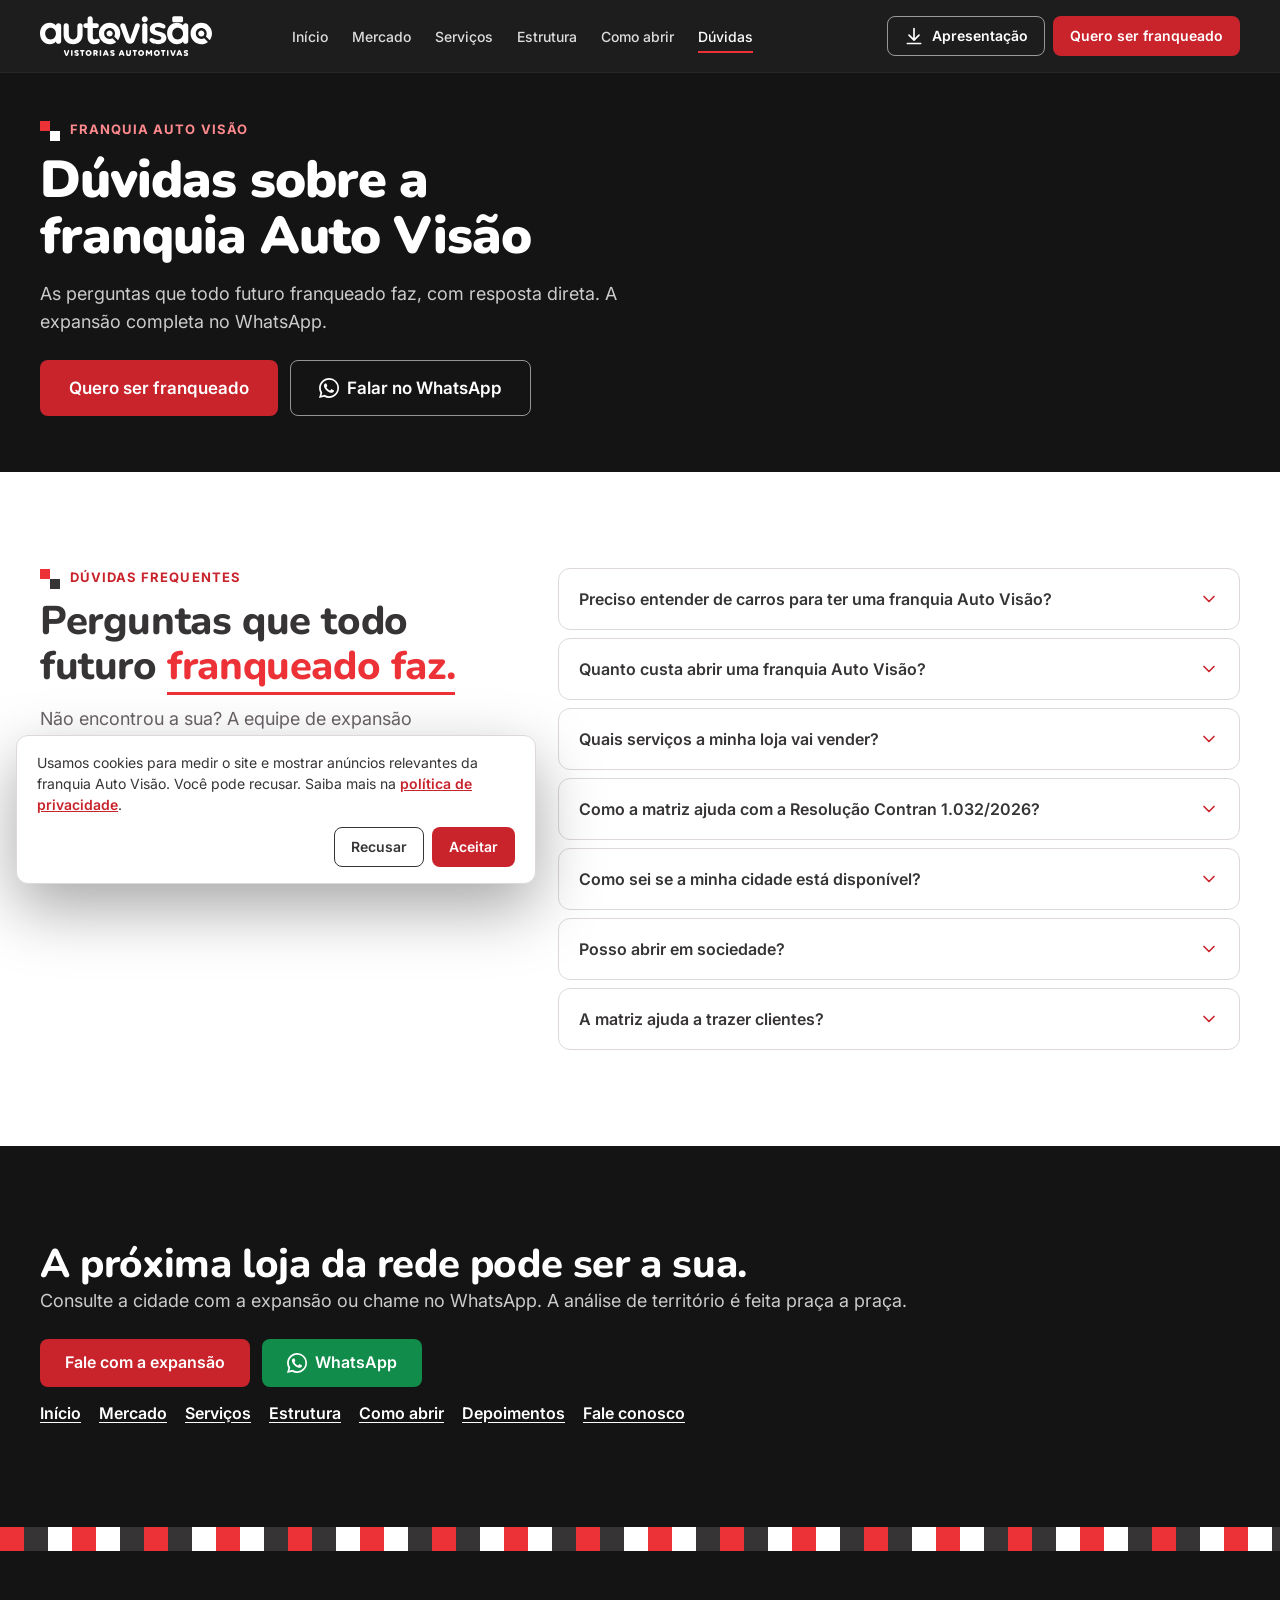
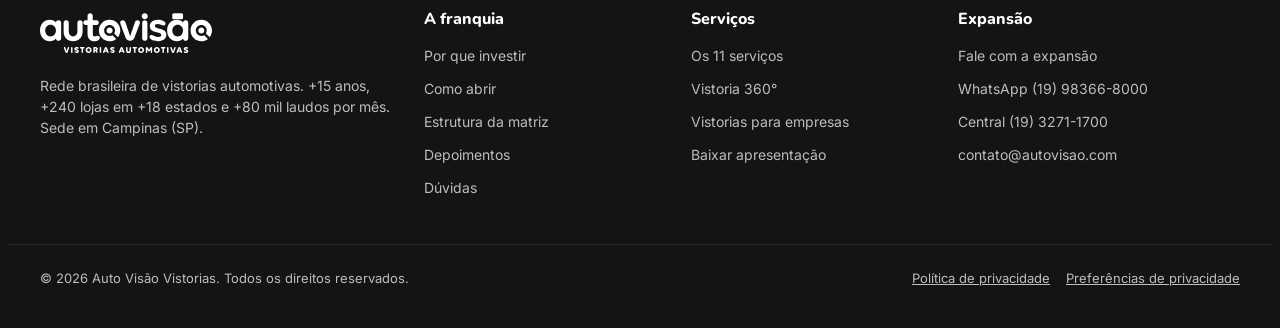
<file: duvidas.html>
<!doctype html>
<html lang="pt-BR">
<head>
  <meta charset="utf-8">
  <meta name="viewport" content="width=device-width, initial-scale=1, viewport-fit=cover">
  <title>Dúvidas sobre a franquia Auto Visão</title>
  <meta name="description" content="Investimento, cidade disponível, sociedade e se é preciso entender de carros para ter uma franquia Auto Visão.">
  <meta name="robots" content="index, follow, max-image-preview:large, max-snippet:-1, max-video-preview:-1">
  <meta name="author" content="Auto Visão Vistorias">
  <meta name="theme-color" content="#151415">
  <link rel="canonical" href="https://sejaumfranqueado.autovisao.com/duvidas">
  <link rel="icon" href="favicon.ico" sizes="48x48">
  <link rel="icon" type="image/svg+xml" href="assets/img/favicon.svg">
  <link rel="icon" type="image/png" sizes="32x32" href="assets/img/favicon-32.png">
  <link rel="apple-touch-icon" sizes="180x180" href="assets/img/apple-touch-icon.png">
  <link rel="manifest" href="site.webmanifest">
  <meta property="og:type" content="website">
  <meta property="og:locale" content="pt_BR">
  <meta property="og:site_name" content="Auto Visão Vistorias">
  <meta property="og:title" content="Dúvidas sobre a franquia Auto Visão">
  <meta property="og:description" content="Investimento, cidade disponível, sociedade e se é preciso entender de carros para ter uma franquia Auto Visão.">
  <meta property="og:url" content="https://sejaumfranqueado.autovisao.com/duvidas">
  <meta property="og:image" content="https://sejaumfranqueado.autovisao.com/assets/img/og-preview.jpg">
  <meta property="og:image:secure_url" content="https://sejaumfranqueado.autovisao.com/assets/img/og-preview.jpg">
  <meta property="og:image:type" content="image/jpeg">
  <meta property="og:image:width" content="1200">
  <meta property="og:image:height" content="630">
  <meta property="og:image:alt" content="Franquia Auto Visão: +240 lojas, +18 estados, +80 mil laudos por mês">
  <meta name="twitter:card" content="summary_large_image">
  <meta name="twitter:title" content="Dúvidas sobre a franquia Auto Visão">
  <meta name="twitter:description" content="Investimento, cidade disponível, sociedade e se é preciso entender de carros para ter uma franquia Auto Visão.">
  <meta name="twitter:url" content="https://sejaumfranqueado.autovisao.com/duvidas">
  <meta name="twitter:image" content="https://sejaumfranqueado.autovisao.com/assets/img/og-preview.jpg">
  <meta name="twitter:image:alt" content="Franquia Auto Visão">
  <link rel="preconnect" href="https://fonts.googleapis.com">
  <link rel="preconnect" href="https://fonts.gstatic.com" crossorigin>
  <link rel="preconnect" href="https://www.googletagmanager.com">
  <link rel="preconnect" href="https://connect.facebook.net">
  <link href="https://fonts.googleapis.com/css2?family=Inter:wght@400;500;600;700&family=Nunito:wght@800;900&display=swap" rel="stylesheet">
  <link rel="stylesheet" href="assets/css/styles.css">
  <script src="assets/js/config.js"></script>
  <script src="assets/js/tracking.js"></script>
  <script type="application/ld+json">
  {
    "@context": "https://schema.org",
    "@type": "WebPage",
    "@id": "https://sejaumfranqueado.autovisao.com/duvidas#webpage",
    "url": "https://sejaumfranqueado.autovisao.com/duvidas",
    "name": "Dúvidas sobre a franquia Auto Visão",
    "description": "Investimento, cidade disponível, sociedade e se é preciso entender de carros para ter uma franquia Auto Visão.",
    "inLanguage": "pt-BR",
    "isPartOf": { "@id": "https://sejaumfranqueado.autovisao.com/#website" },
    "about": { "@id": "https://sejaumfranqueado.autovisao.com/#organization" }
  }
  </script>
</head>
<body class="page-inner">
  <noscript><iframe src="https://www.googletagmanager.com/ns.html?id=GTM-M7TGT3T" height="0" width="0" style="display:none;visibility:hidden" title="GTM"></iframe></noscript>
  <noscript><img height="1" width="1" style="display:none" alt="" src="https://www.facebook.com/tr?id=2296327844222677&ev=PageView&noscript=1"></noscript>
  <svg width="0" height="0" style="position:absolute" aria-hidden="true">
    <defs>
      <symbol id="i-car" viewBox="0 0 24 24"><path d="M5 17h14M5 17a2 2 0 1 1-4 0v-4l2-5a2 2 0 0 1 2-1h14a2 2 0 0 1 2 1l2 5v4a2 2 0 1 1-4 0M5 17a2 2 0 0 0 4 0m6 0a2 2 0 0 0 4 0M3 12h18"/></symbol>
      <symbol id="i-search" viewBox="0 0 24 24"><circle cx="11" cy="11" r="7"/><path d="m20 20-4-4"/></symbol>
      <symbol id="i-doc" viewBox="0 0 24 24"><path d="M14 3H6a1 1 0 0 0-1 1v16a1 1 0 0 0 1 1h12a1 1 0 0 0 1-1V8z"/><path d="M14 3v5h5M9 13h6M9 17h6"/></symbol>
      <symbol id="i-paint" viewBox="0 0 24 24"><path d="m14 4 6 6L9 21H3v-6z"/><path d="m12 6 6 6"/></symbol>
      <symbol id="i-pin" viewBox="0 0 24 24"><path d="M12 21s-7-6.2-7-11a7 7 0 0 1 14 0c0 4.8-7 11-7 11z"/><circle cx="12" cy="10" r="2.5"/></symbol>
      <symbol id="i-calendar" viewBox="0 0 24 24"><rect x="3" y="5" width="18" height="16" rx="2"/><path d="M8 3v4M16 3v4M3 10h18M8 14h3M13 14h3"/></symbol>
      <symbol id="i-check" viewBox="0 0 24 24"><circle cx="12" cy="12" r="9"/><path d="m8 12 3 3 5-6"/></symbol>
      <symbol id="i-tick" viewBox="0 0 24 24"><path d="m5 12 5 5 9-10"/></symbol>
      <symbol id="i-x" viewBox="0 0 24 24"><path d="M6 6l12 12M18 6 6 18"/></symbol>
      <symbol id="i-arrow" viewBox="0 0 24 24"><path d="M4 12h16M14 6l6 6-6 6"/></symbol>
      <symbol id="i-down" viewBox="0 0 24 24"><path d="M12 3v13M6 11l6 6 6-6M4 21h16"/></symbol>
      <symbol id="i-chev" viewBox="0 0 24 24"><path d="m6 9 6 6 6-6"/></symbol>
      <symbol id="i-phone" viewBox="0 0 24 24"><path d="M5 3h3l2 5-2.5 1.5a11 11 0 0 0 7 7L16 14l5 2v3a2 2 0 0 1-2 2A17 17 0 0 1 3 5a2 2 0 0 1 2-2z"/></symbol>
      <symbol id="i-mail" viewBox="0 0 24 24"><rect x="3" y="5" width="18" height="14" rx="2"/><path d="m3 7 9 6 9-6"/></symbol>
      <symbol id="i-shield" viewBox="0 0 24 24"><path d="M12 3 4 6v6c0 5 3.5 8 8 9 4.5-1 8-4 8-9V6z"/><path d="m9 12 2 2 4-4"/></symbol>
      <symbol id="i-scale" viewBox="0 0 24 24"><path d="M12 3v18M7 21h10M5 7h14M5 7l-3 7a3 3 0 0 0 6 0zM19 7l-3 7a3 3 0 0 0 6 0z"/></symbol>
      <symbol id="i-users" viewBox="0 0 24 24"><circle cx="9" cy="8" r="3.5"/><path d="M2 21a7 7 0 0 1 14 0M16 4.5a3.5 3.5 0 0 1 0 7M22 21a7 7 0 0 0-4-6.3"/></symbol>
      <symbol id="i-grad" viewBox="0 0 24 24"><path d="m2 9 10-5 10 5-10 5z"/><path d="M6 11v5c0 1.5 3 3 6 3s6-1.5 6-3v-5M22 9v6"/></symbol>
      <symbol id="i-headset" viewBox="0 0 24 24"><path d="M4 14v-2a8 8 0 0 1 16 0v2"/><rect x="2" y="14" width="5" height="6" rx="1.5"/><rect x="17" y="14" width="5" height="6" rx="1.5"/></symbol>
      <symbol id="i-clipboard" viewBox="0 0 24 24"><rect x="5" y="4" width="14" height="17" rx="2"/><path d="M9 4V3h6v1M9 12l2 2 4-4"/></symbol>
      <symbol id="i-monitor" viewBox="0 0 24 24"><rect x="2" y="4" width="20" height="13" rx="2"/><path d="M8 21h8M12 17v4M6 10h4M6 13h7"/></symbol>
      <symbol id="i-cpu" viewBox="0 0 24 24"><rect x="5" y="5" width="14" height="14" rx="2"/><rect x="9" y="9" width="6" height="6"/><path d="M9 2v3M15 2v3M9 19v3M15 19v3M2 9h3M2 15h3M19 9h3M19 15h3"/></symbol>
      <symbol id="i-briefcase" viewBox="0 0 24 24"><rect x="3" y="7" width="18" height="13" rx="2"/><path d="M8 7V5a2 2 0 0 1 2-2h4a2 2 0 0 1 2 2v2M3 13h18"/></symbol>
      <symbol id="i-megaphone" viewBox="0 0 24 24"><path d="M3 10v4h4l8 5V5L7 10z"/><path d="M19 8a5 5 0 0 1 0 8"/></symbol>
      <symbol id="i-mic" viewBox="0 0 24 24"><rect x="9" y="2" width="6" height="12" rx="3"/><path d="M5 11a7 7 0 0 0 14 0M12 18v4"/></symbol>
      <symbol id="i-trend" viewBox="0 0 24 24"><path d="m3 17 6-6 4 4 8-8"/><path d="M15 7h6v6"/></symbol>
      <symbol id="i-truck" viewBox="0 0 24 24"><path d="M2 6h12v11H2zM14 10h4l4 4v3h-8z"/><circle cx="6" cy="18" r="2"/><circle cx="18" cy="18" r="2"/></symbol>
      <symbol id="i-building" viewBox="0 0 24 24"><path d="M4 21V5a2 2 0 0 1 2-2h8a2 2 0 0 1 2 2v16M16 9h2a2 2 0 0 1 2 2v10M2 21h20M8 7h4M8 11h4M8 15h4"/></symbol>
      <symbol id="i-layers" viewBox="0 0 24 24"><path d="m12 3 9 5-9 5-9-5z"/><path d="m3 13 9 5 9-5"/></symbol>
      <symbol id="i-store" viewBox="0 0 24 24"><path d="M3 9 5 4h14l2 5M3 9h18v2a3 3 0 0 1-6 0 3 3 0 0 1-6 0 3 3 0 0 1-6 0zM5 13v8h14v-8M10 21v-5h4v5"/></symbol>
      <symbol id="i-wrench" viewBox="0 0 24 24"><path d="M14.7 6.3a4 4 0 0 0 5 5L21 13l-8 8-3-3 8-8M14.7 6.3 16 5l3 3M3 21l6-6"/></symbol>
      <symbol id="i-lock" viewBox="0 0 24 24"><rect x="4" y="11" width="16" height="10" rx="2"/><path d="M8 11V7a4 4 0 0 1 8 0v4"/></symbol>
      <symbol id="i-star" viewBox="0 0 24 24"><path d="m12 3 2.8 5.7 6.2.9-4.5 4.4 1 6.2L12 17.3 6.5 20.2l1-6.2L3 9.6l6.2-.9z"/></symbol>
      <symbol id="i-wpp" viewBox="0 0 24 24"><path fill="currentColor" stroke="none" d="M20.5 3.5A11.8 11.8 0 0 0 12 0C5.5 0 .1 5.4.1 12c0 2.1.6 4.2 1.6 6L0 24l6.2-1.6a11.9 11.9 0 0 0 5.8 1.5c6.6 0 12-5.4 12-12 0-3.2-1.2-6.2-3.5-8.4ZM12 21.8a9.9 9.9 0 0 1-5-1.4l-.4-.2-3.7 1 1-3.6-.2-.4a9.9 9.9 0 0 1-1.5-5.3c0-5.5 4.4-9.9 9.9-9.9 2.6 0 5.1 1 7 2.9a9.8 9.8 0 0 1 2.9 7c0 5.5-4.5 9.9-10 9.9Zm5.4-7.4c-.3-.1-1.8-.9-2-1-.3-.1-.5-.1-.7.2l-.9 1.2c-.2.2-.4.2-.7.1-.3-.2-1.3-.5-2.4-1.5-.9-.8-1.5-1.8-1.7-2.1-.2-.3 0-.5.1-.6l.5-.5.3-.5c.1-.2 0-.4 0-.5l-.9-2.2c-.2-.6-.5-.5-.7-.5h-.6c-.2 0-.5.1-.8.4-.3.3-1 1-1 2.5s1.1 2.9 1.2 3.1c.2.2 2.1 3.2 5.1 4.5l1.7.6c.7.2 1.4.2 1.9.1.6-.1 1.8-.7 2-1.4.2-.7.2-1.3.2-1.4-.1-.1-.3-.2-.6-.3Z"/></symbol>
    </defs>
  </svg>
  <a class="skip-link" href="#conteudo">Pular para o conteúdo</a>
  <header class="header is-solid" id="topo">
    <div class="container header__inner">
      <a class="header__logo" href="/" aria-label="Auto Visão Vistorias, ir para a página inicial">
        <img src="assets/img/logo-autovisao-branco.svg" alt="Auto Visão Vistorias Automotivas" width="172" height="40">
      </a>
      <nav class="nav" aria-label="Navegação principal">
        <a href="/">Início</a>
        <a href="/mercado">Mercado</a>
        <a href="/servicos">Serviços</a>
        <a href="/estrutura-e-suporte">Estrutura</a>
        <a href="/como-funciona">Como abrir</a>
        <a href="/duvidas" aria-current="page">Dúvidas</a>
      </nav>
      <div class="header__actions">
        <a class="btn btn--ghost-light btn--sm hide-sm" href="/#apresentacao" data-track="header_apresentacao" data-loc="header">
          <svg class="ico" aria-hidden="true"><use href="#i-down"/></svg> Apresentação
        </a>
        <a class="btn btn--primary btn--sm" href="/fale-conosco" data-track="header_quero" data-loc="header">Quero ser franqueado</a>
        <button class="menu-btn" id="menuBtn" type="button" aria-label="Abrir menu" aria-expanded="false" aria-controls="drawer">
          <span></span><span></span><span></span>
        </button>
      </div>
    </div>
    <div class="progress" id="progress" aria-hidden="true"></div>
  </header>
  <div class="drawer" id="drawer" hidden>
    <nav class="drawer__nav" aria-label="Menu">
        <a href="/">Início</a>
        <a href="/mercado">Mercado</a>
        <a href="/servicos">Serviços</a>
        <a href="/estrutura-e-suporte">Estrutura</a>
        <a href="/como-funciona">Como abrir</a>
        <a href="/duvidas" aria-current="page">Dúvidas</a>
        <a href="/depoimentos">Depoimentos</a>
    </nav>
    <a class="btn btn--primary btn--block" href="/fale-conosco" data-track="drawer_quero" data-loc="drawer">Quero ser franqueado</a>
    <a class="btn btn--wpp btn--block" href="https://wa.me/5519983668000?text=Ol%C3%A1!%20Quero%20abrir%20uma%20franquia%20Auto%20Vis%C3%A3o." target="_blank" rel="noopener" data-track="drawer_whatsapp" data-loc="drawer">
      <svg class="ico" aria-hidden="true"><use href="#i-wpp"/></svg> Falar no WhatsApp
    </a>
  </div>
  <main id="conteudo">

    <section class="page-hero" id="inicio" aria-labelledby="page-title">
      <div class="container">
        <p class="eyebrow eyebrow--light">Franquia Auto Visão</p>
        <h1 id="page-title">Dúvidas sobre a franquia Auto Visão</h1>
        <p class="lead lead--light">As perguntas que todo futuro franqueado faz, com resposta direta. A expansão completa no WhatsApp.</p>
        <div class="page-hero__actions">
          <a class="btn btn--primary btn--lg" href="/fale-conosco" data-track="hero_quero" data-loc="hero">Quero ser franqueado</a>
          <a class="btn btn--ghost-light btn--lg" href="https://wa.me/5519983668000?text=Ol%C3%A1!%20Quero%20abrir%20uma%20franquia%20Auto%20Vis%C3%A3o." target="_blank" rel="noopener" data-track="hero_whatsapp" data-loc="hero"><svg class="ico" aria-hidden="true"><use href="#i-wpp"/></svg> Falar no WhatsApp</a>
        </div>
      </div>
    </section>
<section class="sec" id="duvidas" aria-labelledby="faq-title">
      <div class="container faq-wrap">
        <header class="sec-head" data-reveal>
          <p class="eyebrow">Dúvidas frequentes</p>
          <h2 id="faq-title" class="h2">Perguntas que todo futuro <span class="hl">franqueado faz.</span></h2>
          <p class="lead">Não encontrou a sua? A equipe de expansão responde no WhatsApp.</p>
          <a class="btn btn--wpp" href="https://wa.me/5519983668000?text=Ol%C3%A1!%20Tenho%20uma%20d%C3%BAvida%20sobre%20a%20franquia%20Auto%20Vis%C3%A3o." target="_blank" rel="noopener" data-track="faq_whatsapp" data-loc="duvidas"><svg class="ico" aria-hidden="true"><use href="#i-wpp"/></svg> Perguntar no WhatsApp</a>
        </header>
        <div class="faq">
          <details class="faq__item"><summary>Preciso entender de carros para ter uma franquia Auto Visão?<svg class="ico" aria-hidden="true"><use href="#i-chev"/></svg></summary><div class="faq__a"><p>Não. O franqueado cuida da gestão, da equipe e do relacionamento comercial. Os vistoriadores recebem treinamento e reciclagem da matriz, e a Mesa de Análise revisa os laudos.</p></div></details>
          <details class="faq__item"><summary>Quanto custa abrir uma franquia Auto Visão?<svg class="ico" aria-hidden="true"><use href="#i-chev"/></svg></summary><div class="faq__a"><p>Depende da cidade, do ponto comercial e do porte da loja. O investimento envolve ponto, adequação do imóvel, equipamentos e capital de giro. A expansão apresenta as condições atuais depois de analisar o seu território.</p></div></details>
          <details class="faq__item"><summary>Quais serviços a minha loja vai vender?<svg class="ico" aria-hidden="true"><use href="#i-chev"/></svg></summary><div class="faq__a"><p>Onze: Vistoria Cautelar, de Transferência, 360°, Premium, de Pintura, de Veículos Pesados e Revistoria, para o consumidor; e Avaliação, Constatação, Inventário e Desmobilização de Frota, para empresas.</p></div></details>
          <details class="faq__item"><summary>Como a matriz ajuda com a Resolução Contran 1.032/2026?<svg class="ico" aria-hidden="true"><use href="#i-chev"/></svg></summary><div class="faq__a"><p>Documentação da Loja, Jurídico, Suporte Técnico e TI orientam você no credenciamento, na integradora homologada, no seguro de responsabilidade civil e nas demais exigências da nova regra.</p></div></details>
          <details class="faq__item"><summary>Como sei se a minha cidade está disponível?<svg class="ico" aria-hidden="true"><use href="#i-chev"/></svg></summary><div class="faq__a"><p>Preencha o <a href="/fale-conosco">formulário de contato</a> ou chame a expansão no WhatsApp (19) 98366-8000 com cidade e estado. A análise é feita cidade a cidade.</p></div></details>
          <details class="faq__item"><summary>Posso abrir em sociedade?<svg class="ico" aria-hidden="true"><use href="#i-chev"/></svg></summary><div class="faq__a"><p>Sim. A expansão avalia o perfil de todos os sócios nas etapas iniciais.</p></div></details>
          <details class="faq__item"><summary>A matriz ajuda a trazer clientes?<svg class="ico" aria-hidden="true"><use href="#i-chev"/></svg></summary><div class="faq__a"><p>Sim. O Comercial faz prospecção e visitas presenciais junto com a loja, o Marketing entrega peças padronizadas e mídia paga, e a Assessoria de Imprensa trabalha a marca na mídia.</p></div></details>
        </div>
      </div>
    </section>

    <section class="sec sec--dark" id="proximo" aria-labelledby="proximo-title">
      <div class="container">
        <h2 id="proximo-title" class="h2">A próxima loja da rede pode ser a sua.</h2>
        <p class="lead lead--light">Consulte a cidade com a expansão ou chame no WhatsApp. A análise de território é feita praça a praça.</p>
        <div class="page-hero__actions">
          <a class="btn btn--primary" href="/fale-conosco" data-track="rodape_quero" data-loc="proximo">Fale com a expansão</a>
          <a class="btn btn--wpp" href="https://wa.me/5519983668000?text=Ol%C3%A1!%20Quero%20abrir%20uma%20franquia%20Auto%20Vis%C3%A3o." target="_blank" rel="noopener" data-track="rodape_whatsapp" data-loc="proximo"><svg class="ico" aria-hidden="true"><use href="#i-wpp"/></svg> WhatsApp</a>
        </div>
        <nav class="page-related" aria-label="Outras páginas"><a href="/">Início</a><a href="/mercado">Mercado</a><a href="/servicos">Serviços</a><a href="/estrutura-e-suporte">Estrutura</a><a href="/como-funciona">Como abrir</a><a href="/depoimentos">Depoimentos</a><a href="/fale-conosco">Fale conosco</a></nav>
      </div>
    </section>
  </main>
  <footer class="footer">
    <div class="checker checker--top" aria-hidden="true"></div>
    <div class="container footer__grid">
      <div>
        <a href="/" aria-label="Página inicial da franquia Auto Visão"><img src="assets/img/logo-autovisao-branco.svg" alt="Auto Visão Vistorias Automotivas" width="172" height="40" loading="lazy"></a>
        <p>Rede brasileira de vistorias automotivas. +15 anos, +240 lojas em +18 estados e +80 mil laudos por mês. Sede em Campinas (SP).</p>
      </div>
      <nav aria-label="Seções">
        <h2 class="footer__h">A franquia</h2>
        <a href="/mercado">Por que investir</a>
        <a href="/como-funciona">Como abrir</a>
        <a href="/estrutura-e-suporte">Estrutura da matriz</a>
        <a href="/depoimentos">Depoimentos</a>
        <a href="/duvidas">Dúvidas</a>
      </nav>
      <nav aria-label="Serviços">
        <h2 class="footer__h">Serviços</h2>
        <a href="/servicos">Os 11 serviços</a>
        <a href="/servicos">Vistoria 360°</a>
        <a href="/servicos">Vistorias para empresas</a>
        <a href="/#apresentacao">Baixar apresentação</a>
      </nav>
      <div>
        <h2 class="footer__h">Expansão</h2>
        <a href="/fale-conosco">Fale com a expansão</a>
        <a href="https://wa.me/5519983668000?text=Ol%C3%A1!%20Quero%20abrir%20uma%20franquia%20Auto%20Vis%C3%A3o." target="_blank" rel="noopener" data-track="footer_whatsapp" data-loc="footer">WhatsApp (19) 98366-8000</a>
        <a href="tel:+551932711700" data-track="footer_telefone" data-loc="footer">Central (19) 3271-1700</a>
        <a href="mailto:contato@autovisao.com" data-track="footer_email" data-loc="footer">contato@autovisao.com</a>
      </div>
    </div>
    <div class="container footer__bottom">
      <p>© 2026 Auto Visão Vistorias. Todos os direitos reservados.</p>
      <p class="footer__legal">
        <a href="/privacidade">Política de privacidade</a>
        <button class="link-btn" type="button" id="openConsent" data-track="abrir_consentimento" data-loc="footer">Preferências de privacidade</button>
      </p>
    </div>
  </footer>
  <div class="mobile-bar" id="mobileBar">
    <a class="btn btn--secondary-dark" href="/fale-conosco" data-track="mobilebar_quero" data-loc="mobile-bar">Quero ser franqueado</a>
    <a class="btn btn--wpp" href="https://wa.me/5519983668000?text=Ol%C3%A1!%20Quero%20abrir%20uma%20franquia%20Auto%20Vis%C3%A3o." target="_blank" rel="noopener" data-track="mobilebar_whatsapp" data-loc="mobile-bar"><svg class="ico" aria-hidden="true"><use href="#i-wpp"/></svg> WhatsApp</a>
  </div>
  <div class="cookie" id="cookieBanner" hidden role="region" aria-label="Privacidade">
    <p>Usamos cookies para medir o site e mostrar anúncios relevantes da franquia Auto Visão. Você pode recusar. Saiba mais na <a href="/privacidade">política de privacidade</a>.</p>
    <div class="cookie__actions">
      <button class="btn btn--secondary btn--sm" type="button" data-consent="denied" data-track="consent_recusar" data-loc="consentimento">Recusar</button>
      <button class="btn btn--primary btn--sm" type="button" data-consent="granted" data-track="consent_aceitar" data-loc="consentimento">Aceitar</button>
    </div>
  </div>
  <script src="assets/js/main.js" defer></script>
</body>
</html>
</file>
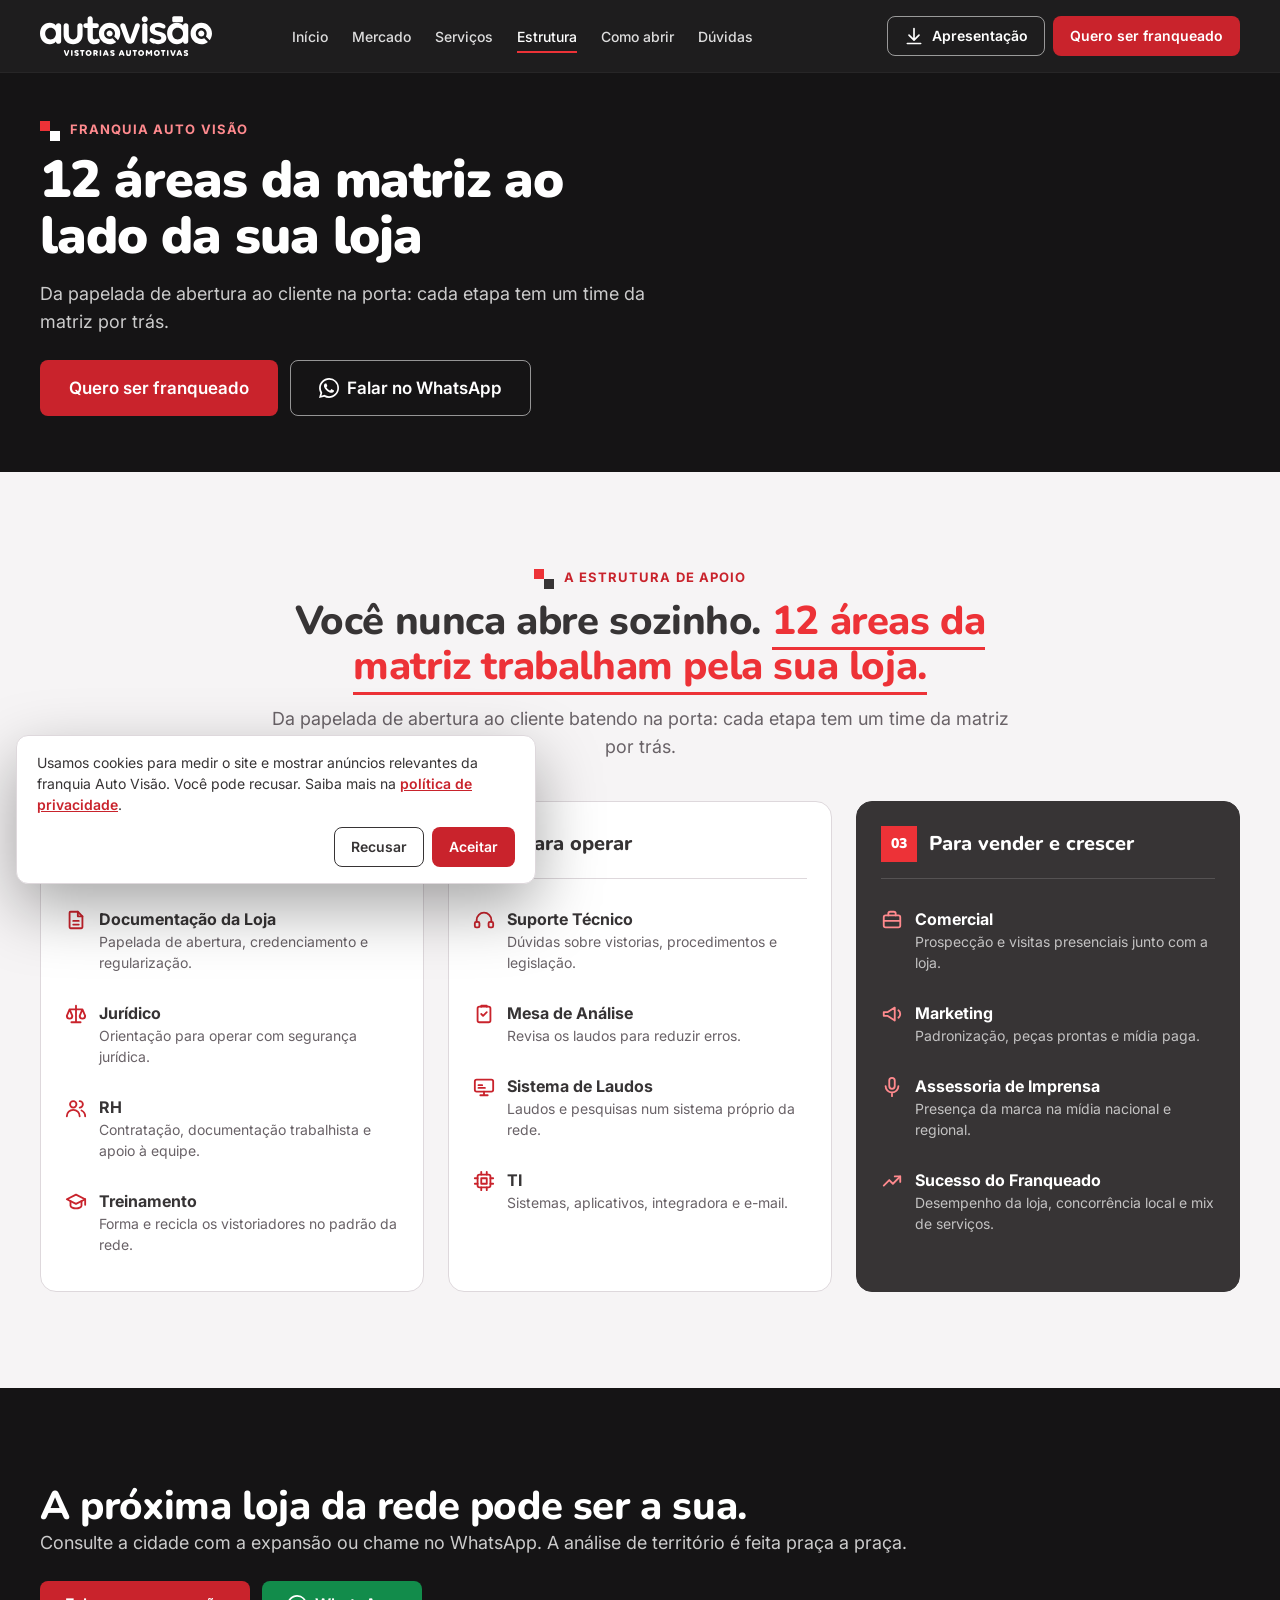
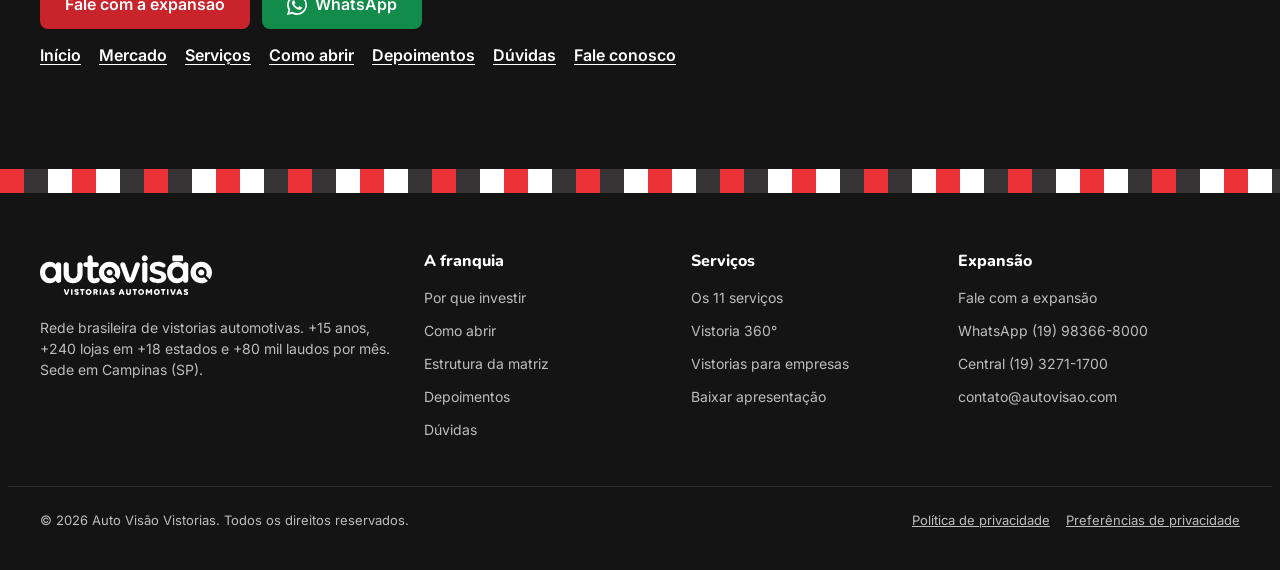
<file: estrutura-e-suporte.html>
<!doctype html>
<html lang="pt-BR">
<head>
  <meta charset="utf-8">
  <meta name="viewport" content="width=device-width, initial-scale=1, viewport-fit=cover">
  <title>Estrutura e suporte da franquia Auto Visão | 12 áreas</title>
  <meta name="description" content="Doze áreas da matriz Auto Visão apoiam a loja para abrir, operar, vender e crescer. Você não abre sozinho.">
  <meta name="robots" content="index, follow, max-image-preview:large, max-snippet:-1, max-video-preview:-1">
  <meta name="author" content="Auto Visão Vistorias">
  <meta name="theme-color" content="#151415">
  <link rel="canonical" href="https://sejaumfranqueado.autovisao.com/estrutura-e-suporte">
  <link rel="icon" href="favicon.ico" sizes="48x48">
  <link rel="icon" type="image/svg+xml" href="assets/img/favicon.svg">
  <link rel="icon" type="image/png" sizes="32x32" href="assets/img/favicon-32.png">
  <link rel="apple-touch-icon" sizes="180x180" href="assets/img/apple-touch-icon.png">
  <link rel="manifest" href="site.webmanifest">
  <meta property="og:type" content="website">
  <meta property="og:locale" content="pt_BR">
  <meta property="og:site_name" content="Auto Visão Vistorias">
  <meta property="og:title" content="Estrutura e suporte da franquia Auto Visão | 12 áreas">
  <meta property="og:description" content="Doze áreas da matriz Auto Visão apoiam a loja para abrir, operar, vender e crescer. Você não abre sozinho.">
  <meta property="og:url" content="https://sejaumfranqueado.autovisao.com/estrutura-e-suporte">
  <meta property="og:image" content="https://sejaumfranqueado.autovisao.com/assets/img/og-preview.jpg">
  <meta property="og:image:secure_url" content="https://sejaumfranqueado.autovisao.com/assets/img/og-preview.jpg">
  <meta property="og:image:type" content="image/jpeg">
  <meta property="og:image:width" content="1200">
  <meta property="og:image:height" content="630">
  <meta property="og:image:alt" content="Franquia Auto Visão: +240 lojas, +18 estados, +80 mil laudos por mês">
  <meta name="twitter:card" content="summary_large_image">
  <meta name="twitter:title" content="Estrutura e suporte da franquia Auto Visão | 12 áreas">
  <meta name="twitter:description" content="Doze áreas da matriz Auto Visão apoiam a loja para abrir, operar, vender e crescer. Você não abre sozinho.">
  <meta name="twitter:url" content="https://sejaumfranqueado.autovisao.com/estrutura-e-suporte">
  <meta name="twitter:image" content="https://sejaumfranqueado.autovisao.com/assets/img/og-preview.jpg">
  <meta name="twitter:image:alt" content="Franquia Auto Visão">
  <link rel="preconnect" href="https://fonts.googleapis.com">
  <link rel="preconnect" href="https://fonts.gstatic.com" crossorigin>
  <link rel="preconnect" href="https://www.googletagmanager.com">
  <link rel="preconnect" href="https://connect.facebook.net">
  <link href="https://fonts.googleapis.com/css2?family=Inter:wght@400;500;600;700&family=Nunito:wght@800;900&display=swap" rel="stylesheet">
  <link rel="stylesheet" href="assets/css/styles.css">
  <script src="assets/js/config.js"></script>
  <script src="assets/js/tracking.js"></script>
  <script type="application/ld+json">
  {
    "@context": "https://schema.org",
    "@type": "WebPage",
    "@id": "https://sejaumfranqueado.autovisao.com/estrutura-e-suporte#webpage",
    "url": "https://sejaumfranqueado.autovisao.com/estrutura-e-suporte",
    "name": "Estrutura e suporte da franquia Auto Visão | 12 áreas",
    "description": "Doze áreas da matriz Auto Visão apoiam a loja para abrir, operar, vender e crescer. Você não abre sozinho.",
    "inLanguage": "pt-BR",
    "isPartOf": { "@id": "https://sejaumfranqueado.autovisao.com/#website" },
    "about": { "@id": "https://sejaumfranqueado.autovisao.com/#organization" }
  }
  </script>
</head>
<body class="page-inner">
  <noscript><iframe src="https://www.googletagmanager.com/ns.html?id=GTM-M7TGT3T" height="0" width="0" style="display:none;visibility:hidden" title="GTM"></iframe></noscript>
  <noscript><img height="1" width="1" style="display:none" alt="" src="https://www.facebook.com/tr?id=2296327844222677&ev=PageView&noscript=1"></noscript>
  <svg width="0" height="0" style="position:absolute" aria-hidden="true">
    <defs>
      <symbol id="i-car" viewBox="0 0 24 24"><path d="M5 17h14M5 17a2 2 0 1 1-4 0v-4l2-5a2 2 0 0 1 2-1h14a2 2 0 0 1 2 1l2 5v4a2 2 0 1 1-4 0M5 17a2 2 0 0 0 4 0m6 0a2 2 0 0 0 4 0M3 12h18"/></symbol>
      <symbol id="i-search" viewBox="0 0 24 24"><circle cx="11" cy="11" r="7"/><path d="m20 20-4-4"/></symbol>
      <symbol id="i-doc" viewBox="0 0 24 24"><path d="M14 3H6a1 1 0 0 0-1 1v16a1 1 0 0 0 1 1h12a1 1 0 0 0 1-1V8z"/><path d="M14 3v5h5M9 13h6M9 17h6"/></symbol>
      <symbol id="i-paint" viewBox="0 0 24 24"><path d="m14 4 6 6L9 21H3v-6z"/><path d="m12 6 6 6"/></symbol>
      <symbol id="i-pin" viewBox="0 0 24 24"><path d="M12 21s-7-6.2-7-11a7 7 0 0 1 14 0c0 4.8-7 11-7 11z"/><circle cx="12" cy="10" r="2.5"/></symbol>
      <symbol id="i-calendar" viewBox="0 0 24 24"><rect x="3" y="5" width="18" height="16" rx="2"/><path d="M8 3v4M16 3v4M3 10h18M8 14h3M13 14h3"/></symbol>
      <symbol id="i-check" viewBox="0 0 24 24"><circle cx="12" cy="12" r="9"/><path d="m8 12 3 3 5-6"/></symbol>
      <symbol id="i-tick" viewBox="0 0 24 24"><path d="m5 12 5 5 9-10"/></symbol>
      <symbol id="i-x" viewBox="0 0 24 24"><path d="M6 6l12 12M18 6 6 18"/></symbol>
      <symbol id="i-arrow" viewBox="0 0 24 24"><path d="M4 12h16M14 6l6 6-6 6"/></symbol>
      <symbol id="i-down" viewBox="0 0 24 24"><path d="M12 3v13M6 11l6 6 6-6M4 21h16"/></symbol>
      <symbol id="i-chev" viewBox="0 0 24 24"><path d="m6 9 6 6 6-6"/></symbol>
      <symbol id="i-phone" viewBox="0 0 24 24"><path d="M5 3h3l2 5-2.5 1.5a11 11 0 0 0 7 7L16 14l5 2v3a2 2 0 0 1-2 2A17 17 0 0 1 3 5a2 2 0 0 1 2-2z"/></symbol>
      <symbol id="i-mail" viewBox="0 0 24 24"><rect x="3" y="5" width="18" height="14" rx="2"/><path d="m3 7 9 6 9-6"/></symbol>
      <symbol id="i-shield" viewBox="0 0 24 24"><path d="M12 3 4 6v6c0 5 3.5 8 8 9 4.5-1 8-4 8-9V6z"/><path d="m9 12 2 2 4-4"/></symbol>
      <symbol id="i-scale" viewBox="0 0 24 24"><path d="M12 3v18M7 21h10M5 7h14M5 7l-3 7a3 3 0 0 0 6 0zM19 7l-3 7a3 3 0 0 0 6 0z"/></symbol>
      <symbol id="i-users" viewBox="0 0 24 24"><circle cx="9" cy="8" r="3.5"/><path d="M2 21a7 7 0 0 1 14 0M16 4.5a3.5 3.5 0 0 1 0 7M22 21a7 7 0 0 0-4-6.3"/></symbol>
      <symbol id="i-grad" viewBox="0 0 24 24"><path d="m2 9 10-5 10 5-10 5z"/><path d="M6 11v5c0 1.5 3 3 6 3s6-1.5 6-3v-5M22 9v6"/></symbol>
      <symbol id="i-headset" viewBox="0 0 24 24"><path d="M4 14v-2a8 8 0 0 1 16 0v2"/><rect x="2" y="14" width="5" height="6" rx="1.5"/><rect x="17" y="14" width="5" height="6" rx="1.5"/></symbol>
      <symbol id="i-clipboard" viewBox="0 0 24 24"><rect x="5" y="4" width="14" height="17" rx="2"/><path d="M9 4V3h6v1M9 12l2 2 4-4"/></symbol>
      <symbol id="i-monitor" viewBox="0 0 24 24"><rect x="2" y="4" width="20" height="13" rx="2"/><path d="M8 21h8M12 17v4M6 10h4M6 13h7"/></symbol>
      <symbol id="i-cpu" viewBox="0 0 24 24"><rect x="5" y="5" width="14" height="14" rx="2"/><rect x="9" y="9" width="6" height="6"/><path d="M9 2v3M15 2v3M9 19v3M15 19v3M2 9h3M2 15h3M19 9h3M19 15h3"/></symbol>
      <symbol id="i-briefcase" viewBox="0 0 24 24"><rect x="3" y="7" width="18" height="13" rx="2"/><path d="M8 7V5a2 2 0 0 1 2-2h4a2 2 0 0 1 2 2v2M3 13h18"/></symbol>
      <symbol id="i-megaphone" viewBox="0 0 24 24"><path d="M3 10v4h4l8 5V5L7 10z"/><path d="M19 8a5 5 0 0 1 0 8"/></symbol>
      <symbol id="i-mic" viewBox="0 0 24 24"><rect x="9" y="2" width="6" height="12" rx="3"/><path d="M5 11a7 7 0 0 0 14 0M12 18v4"/></symbol>
      <symbol id="i-trend" viewBox="0 0 24 24"><path d="m3 17 6-6 4 4 8-8"/><path d="M15 7h6v6"/></symbol>
      <symbol id="i-truck" viewBox="0 0 24 24"><path d="M2 6h12v11H2zM14 10h4l4 4v3h-8z"/><circle cx="6" cy="18" r="2"/><circle cx="18" cy="18" r="2"/></symbol>
      <symbol id="i-building" viewBox="0 0 24 24"><path d="M4 21V5a2 2 0 0 1 2-2h8a2 2 0 0 1 2 2v16M16 9h2a2 2 0 0 1 2 2v10M2 21h20M8 7h4M8 11h4M8 15h4"/></symbol>
      <symbol id="i-layers" viewBox="0 0 24 24"><path d="m12 3 9 5-9 5-9-5z"/><path d="m3 13 9 5 9-5"/></symbol>
      <symbol id="i-store" viewBox="0 0 24 24"><path d="M3 9 5 4h14l2 5M3 9h18v2a3 3 0 0 1-6 0 3 3 0 0 1-6 0 3 3 0 0 1-6 0zM5 13v8h14v-8M10 21v-5h4v5"/></symbol>
      <symbol id="i-wrench" viewBox="0 0 24 24"><path d="M14.7 6.3a4 4 0 0 0 5 5L21 13l-8 8-3-3 8-8M14.7 6.3 16 5l3 3M3 21l6-6"/></symbol>
      <symbol id="i-lock" viewBox="0 0 24 24"><rect x="4" y="11" width="16" height="10" rx="2"/><path d="M8 11V7a4 4 0 0 1 8 0v4"/></symbol>
      <symbol id="i-star" viewBox="0 0 24 24"><path d="m12 3 2.8 5.7 6.2.9-4.5 4.4 1 6.2L12 17.3 6.5 20.2l1-6.2L3 9.6l6.2-.9z"/></symbol>
      <symbol id="i-wpp" viewBox="0 0 24 24"><path fill="currentColor" stroke="none" d="M20.5 3.5A11.8 11.8 0 0 0 12 0C5.5 0 .1 5.4.1 12c0 2.1.6 4.2 1.6 6L0 24l6.2-1.6a11.9 11.9 0 0 0 5.8 1.5c6.6 0 12-5.4 12-12 0-3.2-1.2-6.2-3.5-8.4ZM12 21.8a9.9 9.9 0 0 1-5-1.4l-.4-.2-3.7 1 1-3.6-.2-.4a9.9 9.9 0 0 1-1.5-5.3c0-5.5 4.4-9.9 9.9-9.9 2.6 0 5.1 1 7 2.9a9.8 9.8 0 0 1 2.9 7c0 5.5-4.5 9.9-10 9.9Zm5.4-7.4c-.3-.1-1.8-.9-2-1-.3-.1-.5-.1-.7.2l-.9 1.2c-.2.2-.4.2-.7.1-.3-.2-1.3-.5-2.4-1.5-.9-.8-1.5-1.8-1.7-2.1-.2-.3 0-.5.1-.6l.5-.5.3-.5c.1-.2 0-.4 0-.5l-.9-2.2c-.2-.6-.5-.5-.7-.5h-.6c-.2 0-.5.1-.8.4-.3.3-1 1-1 2.5s1.1 2.9 1.2 3.1c.2.2 2.1 3.2 5.1 4.5l1.7.6c.7.2 1.4.2 1.9.1.6-.1 1.8-.7 2-1.4.2-.7.2-1.3.2-1.4-.1-.1-.3-.2-.6-.3Z"/></symbol>
    </defs>
  </svg>
  <a class="skip-link" href="#conteudo">Pular para o conteúdo</a>
  <header class="header is-solid" id="topo">
    <div class="container header__inner">
      <a class="header__logo" href="/" aria-label="Auto Visão Vistorias, ir para a página inicial">
        <img src="assets/img/logo-autovisao-branco.svg" alt="Auto Visão Vistorias Automotivas" width="172" height="40">
      </a>
      <nav class="nav" aria-label="Navegação principal">
        <a href="/">Início</a>
        <a href="/mercado">Mercado</a>
        <a href="/servicos">Serviços</a>
        <a href="/estrutura-e-suporte" aria-current="page">Estrutura</a>
        <a href="/como-funciona">Como abrir</a>
        <a href="/duvidas">Dúvidas</a>
      </nav>
      <div class="header__actions">
        <a class="btn btn--ghost-light btn--sm hide-sm" href="/#apresentacao" data-track="header_apresentacao" data-loc="header">
          <svg class="ico" aria-hidden="true"><use href="#i-down"/></svg> Apresentação
        </a>
        <a class="btn btn--primary btn--sm" href="/fale-conosco" data-track="header_quero" data-loc="header">Quero ser franqueado</a>
        <button class="menu-btn" id="menuBtn" type="button" aria-label="Abrir menu" aria-expanded="false" aria-controls="drawer">
          <span></span><span></span><span></span>
        </button>
      </div>
    </div>
    <div class="progress" id="progress" aria-hidden="true"></div>
  </header>
  <div class="drawer" id="drawer" hidden>
    <nav class="drawer__nav" aria-label="Menu">
        <a href="/">Início</a>
        <a href="/mercado">Mercado</a>
        <a href="/servicos">Serviços</a>
        <a href="/estrutura-e-suporte" aria-current="page">Estrutura</a>
        <a href="/como-funciona">Como abrir</a>
        <a href="/duvidas">Dúvidas</a>
        <a href="/depoimentos">Depoimentos</a>
    </nav>
    <a class="btn btn--primary btn--block" href="/fale-conosco" data-track="drawer_quero" data-loc="drawer">Quero ser franqueado</a>
    <a class="btn btn--wpp btn--block" href="https://wa.me/5519983668000?text=Ol%C3%A1!%20Quero%20abrir%20uma%20franquia%20Auto%20Vis%C3%A3o." target="_blank" rel="noopener" data-track="drawer_whatsapp" data-loc="drawer">
      <svg class="ico" aria-hidden="true"><use href="#i-wpp"/></svg> Falar no WhatsApp
    </a>
  </div>
  <main id="conteudo">

    <section class="page-hero" id="inicio" aria-labelledby="page-title">
      <div class="container">
        <p class="eyebrow eyebrow--light">Franquia Auto Visão</p>
        <h1 id="page-title">12 áreas da matriz ao lado da sua loja</h1>
        <p class="lead lead--light">Da papelada de abertura ao cliente na porta: cada etapa tem um time da matriz por trás.</p>
        <div class="page-hero__actions">
          <a class="btn btn--primary btn--lg" href="/fale-conosco" data-track="hero_quero" data-loc="hero">Quero ser franqueado</a>
          <a class="btn btn--ghost-light btn--lg" href="https://wa.me/5519983668000?text=Ol%C3%A1!%20Quero%20abrir%20uma%20franquia%20Auto%20Vis%C3%A3o." target="_blank" rel="noopener" data-track="hero_whatsapp" data-loc="hero"><svg class="ico" aria-hidden="true"><use href="#i-wpp"/></svg> Falar no WhatsApp</a>
        </div>
      </div>
    </section>
<section class="sec sec--surface" id="estrutura" aria-labelledby="estrutura-title">
      <div class="container">
        <header class="sec-head sec-head--center" data-reveal>
          <p class="eyebrow">A estrutura de apoio</p>
          <h2 id="estrutura-title" class="h2">Você nunca abre sozinho. <span class="hl">12 áreas da matriz trabalham pela sua loja.</span></h2>
          <p class="lead">Da papelada de abertura ao cliente batendo na porta: cada etapa tem um time da matriz por trás.</p>
        </header>

        <div class="phases">
          <div class="phase" data-reveal>
            <div class="phase__head"><span class="phase__n">01</span><h3 class="h3">Para abrir</h3></div>
            <ul class="areas">
              <li><svg class="ico" aria-hidden="true"><use href="#i-doc"/></svg><div><strong>Documentação da Loja</strong><span>Papelada de abertura, credenciamento e regularização.</span></div></li>
              <li><svg class="ico" aria-hidden="true"><use href="#i-scale"/></svg><div><strong>Jurídico</strong><span>Orientação para operar com segurança jurídica.</span></div></li>
              <li><svg class="ico" aria-hidden="true"><use href="#i-users"/></svg><div><strong>RH</strong><span>Contratação, documentação trabalhista e apoio à equipe.</span></div></li>
              <li><svg class="ico" aria-hidden="true"><use href="#i-grad"/></svg><div><strong>Treinamento</strong><span>Forma e recicla os vistoriadores no padrão da rede.</span></div></li>
            </ul>
          </div>
          <div class="phase" data-reveal>
            <div class="phase__head"><span class="phase__n">02</span><h3 class="h3">Para operar</h3></div>
            <ul class="areas">
              <li><svg class="ico" aria-hidden="true"><use href="#i-headset"/></svg><div><strong>Suporte Técnico</strong><span>Dúvidas sobre vistorias, procedimentos e legislação.</span></div></li>
              <li><svg class="ico" aria-hidden="true"><use href="#i-clipboard"/></svg><div><strong>Mesa de Análise</strong><span>Revisa os laudos para reduzir erros.</span></div></li>
              <li><svg class="ico" aria-hidden="true"><use href="#i-monitor"/></svg><div><strong>Sistema de Laudos</strong><span>Laudos e pesquisas num sistema próprio da rede.</span></div></li>
              <li><svg class="ico" aria-hidden="true"><use href="#i-cpu"/></svg><div><strong>TI</strong><span>Sistemas, aplicativos, integradora e e-mail.</span></div></li>
            </ul>
          </div>
          <div class="phase phase--accent" data-reveal>
            <div class="phase__head"><span class="phase__n">03</span><h3 class="h3">Para vender e crescer</h3></div>
            <ul class="areas">
              <li><svg class="ico" aria-hidden="true"><use href="#i-briefcase"/></svg><div><strong>Comercial</strong><span>Prospecção e visitas presenciais junto com a loja.</span></div></li>
              <li><svg class="ico" aria-hidden="true"><use href="#i-megaphone"/></svg><div><strong>Marketing</strong><span>Padronização, peças prontas e mídia paga.</span></div></li>
              <li><svg class="ico" aria-hidden="true"><use href="#i-mic"/></svg><div><strong>Assessoria de Imprensa</strong><span>Presença da marca na mídia nacional e regional.</span></div></li>
              <li><svg class="ico" aria-hidden="true"><use href="#i-trend"/></svg><div><strong>Sucesso do Franqueado</strong><span>Desempenho da loja, concorrência local e mix de serviços.</span></div></li>
            </ul>
          </div>
        </div>
      </div>
    </section>

    <section class="sec sec--dark" id="proximo" aria-labelledby="proximo-title">
      <div class="container">
        <h2 id="proximo-title" class="h2">A próxima loja da rede pode ser a sua.</h2>
        <p class="lead lead--light">Consulte a cidade com a expansão ou chame no WhatsApp. A análise de território é feita praça a praça.</p>
        <div class="page-hero__actions">
          <a class="btn btn--primary" href="/fale-conosco" data-track="rodape_quero" data-loc="proximo">Fale com a expansão</a>
          <a class="btn btn--wpp" href="https://wa.me/5519983668000?text=Ol%C3%A1!%20Quero%20abrir%20uma%20franquia%20Auto%20Vis%C3%A3o." target="_blank" rel="noopener" data-track="rodape_whatsapp" data-loc="proximo"><svg class="ico" aria-hidden="true"><use href="#i-wpp"/></svg> WhatsApp</a>
        </div>
        <nav class="page-related" aria-label="Outras páginas"><a href="/">Início</a><a href="/mercado">Mercado</a><a href="/servicos">Serviços</a><a href="/como-funciona">Como abrir</a><a href="/depoimentos">Depoimentos</a><a href="/duvidas">Dúvidas</a><a href="/fale-conosco">Fale conosco</a></nav>
      </div>
    </section>
  </main>
  <footer class="footer">
    <div class="checker checker--top" aria-hidden="true"></div>
    <div class="container footer__grid">
      <div>
        <a href="/" aria-label="Página inicial da franquia Auto Visão"><img src="assets/img/logo-autovisao-branco.svg" alt="Auto Visão Vistorias Automotivas" width="172" height="40" loading="lazy"></a>
        <p>Rede brasileira de vistorias automotivas. +15 anos, +240 lojas em +18 estados e +80 mil laudos por mês. Sede em Campinas (SP).</p>
      </div>
      <nav aria-label="Seções">
        <h2 class="footer__h">A franquia</h2>
        <a href="/mercado">Por que investir</a>
        <a href="/como-funciona">Como abrir</a>
        <a href="/estrutura-e-suporte">Estrutura da matriz</a>
        <a href="/depoimentos">Depoimentos</a>
        <a href="/duvidas">Dúvidas</a>
      </nav>
      <nav aria-label="Serviços">
        <h2 class="footer__h">Serviços</h2>
        <a href="/servicos">Os 11 serviços</a>
        <a href="/servicos">Vistoria 360°</a>
        <a href="/servicos">Vistorias para empresas</a>
        <a href="/#apresentacao">Baixar apresentação</a>
      </nav>
      <div>
        <h2 class="footer__h">Expansão</h2>
        <a href="/fale-conosco">Fale com a expansão</a>
        <a href="https://wa.me/5519983668000?text=Ol%C3%A1!%20Quero%20abrir%20uma%20franquia%20Auto%20Vis%C3%A3o." target="_blank" rel="noopener" data-track="footer_whatsapp" data-loc="footer">WhatsApp (19) 98366-8000</a>
        <a href="tel:+551932711700" data-track="footer_telefone" data-loc="footer">Central (19) 3271-1700</a>
        <a href="mailto:contato@autovisao.com" data-track="footer_email" data-loc="footer">contato@autovisao.com</a>
      </div>
    </div>
    <div class="container footer__bottom">
      <p>© 2026 Auto Visão Vistorias. Todos os direitos reservados.</p>
      <p class="footer__legal">
        <a href="/privacidade">Política de privacidade</a>
        <button class="link-btn" type="button" id="openConsent" data-track="abrir_consentimento" data-loc="footer">Preferências de privacidade</button>
      </p>
    </div>
  </footer>
  <div class="mobile-bar" id="mobileBar">
    <a class="btn btn--secondary-dark" href="/fale-conosco" data-track="mobilebar_quero" data-loc="mobile-bar">Quero ser franqueado</a>
    <a class="btn btn--wpp" href="https://wa.me/5519983668000?text=Ol%C3%A1!%20Quero%20abrir%20uma%20franquia%20Auto%20Vis%C3%A3o." target="_blank" rel="noopener" data-track="mobilebar_whatsapp" data-loc="mobile-bar"><svg class="ico" aria-hidden="true"><use href="#i-wpp"/></svg> WhatsApp</a>
  </div>
  <div class="cookie" id="cookieBanner" hidden role="region" aria-label="Privacidade">
    <p>Usamos cookies para medir o site e mostrar anúncios relevantes da franquia Auto Visão. Você pode recusar. Saiba mais na <a href="/privacidade">política de privacidade</a>.</p>
    <div class="cookie__actions">
      <button class="btn btn--secondary btn--sm" type="button" data-consent="denied" data-track="consent_recusar" data-loc="consentimento">Recusar</button>
      <button class="btn btn--primary btn--sm" type="button" data-consent="granted" data-track="consent_aceitar" data-loc="consentimento">Aceitar</button>
    </div>
  </div>
  <script src="assets/js/main.js" defer></script>
</body>
</html>
</file>
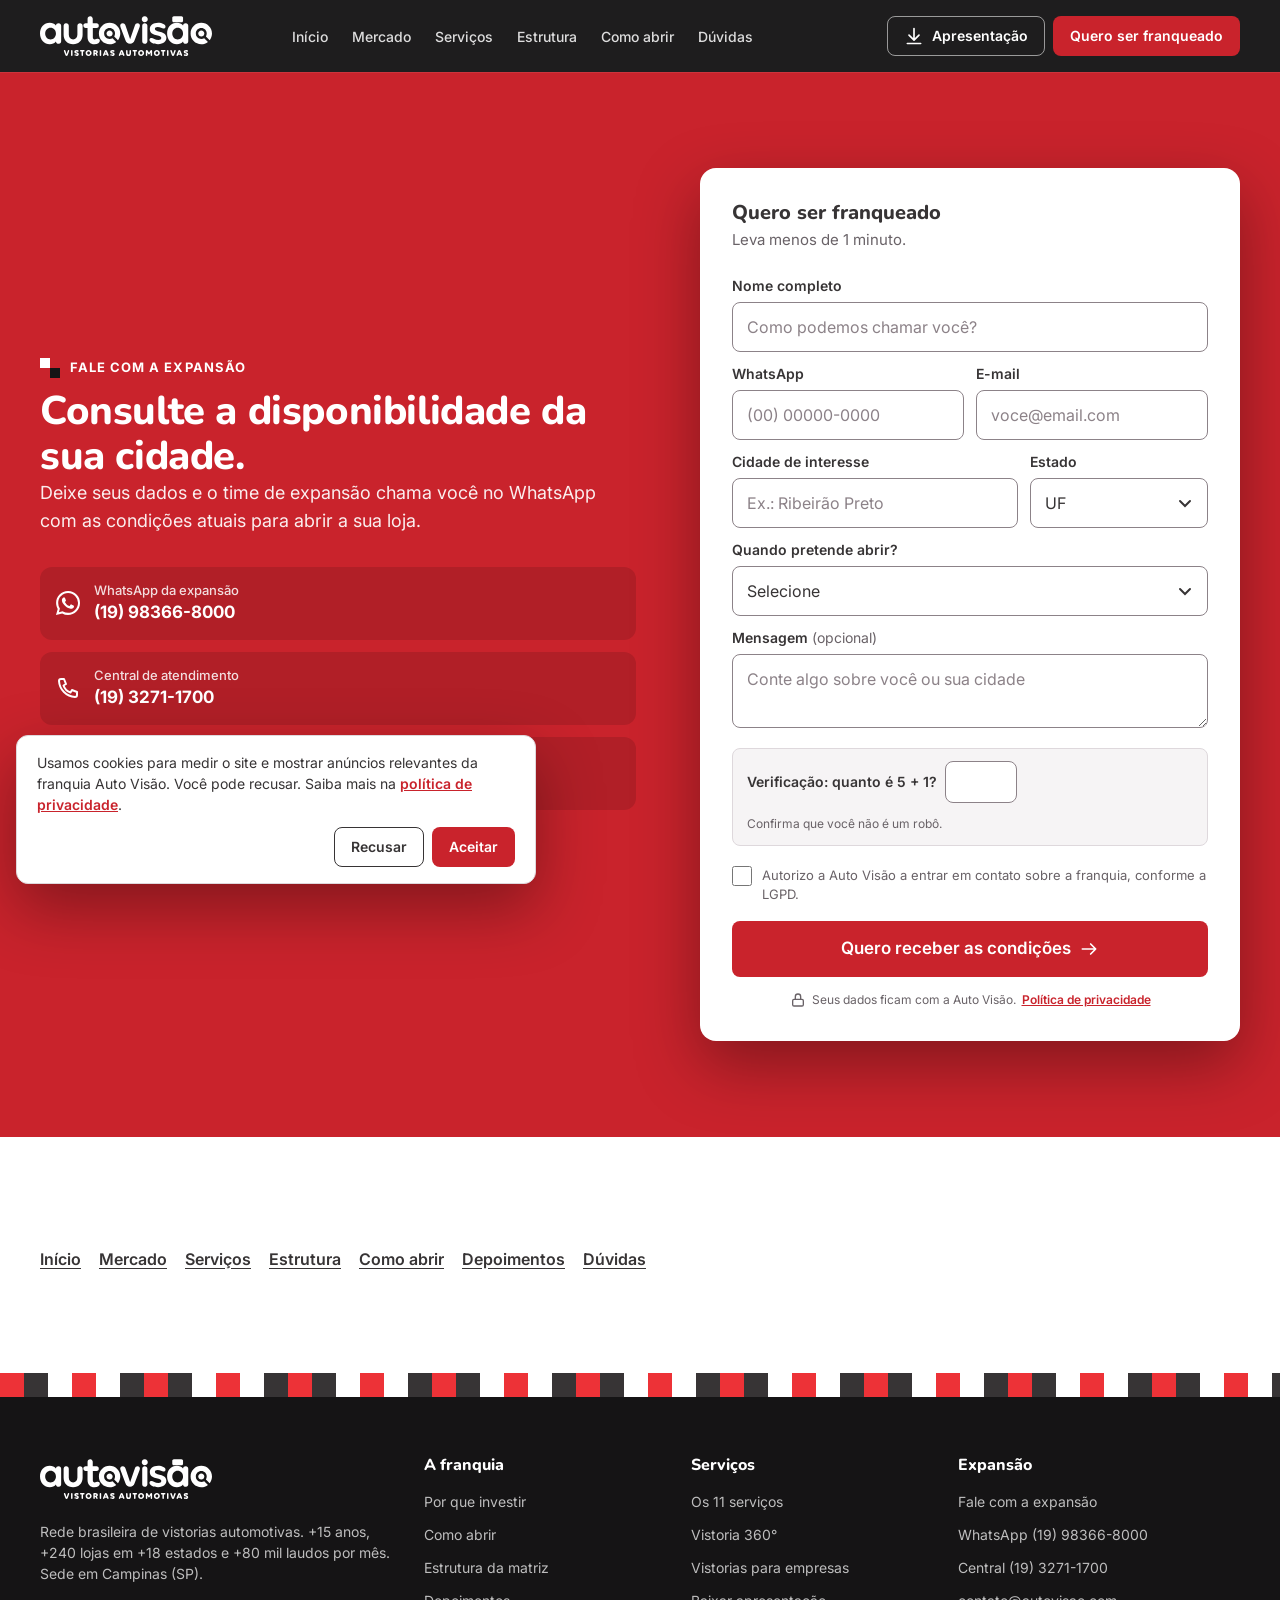
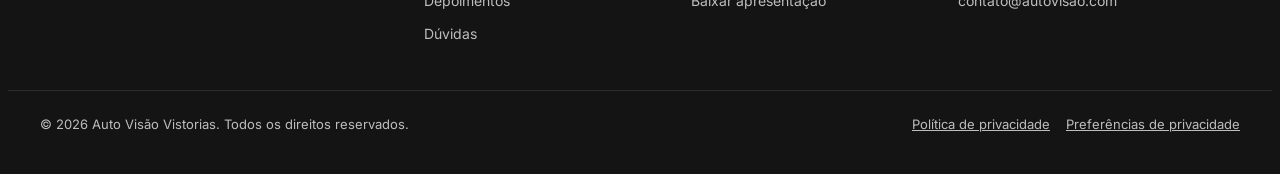
<file: fale-conosco.html>
<!doctype html>
<html lang="pt-BR">
<head>
  <meta charset="utf-8">
  <meta name="viewport" content="width=device-width, initial-scale=1, viewport-fit=cover">
  <title>Fale com a expansão Auto Visão | Seja um franqueado</title>
  <meta name="description" content="Consulte a disponibilidade da sua cidade. A equipe de expansão chama você no WhatsApp com as condições atuais.">
  <meta name="robots" content="index, follow, max-image-preview:large, max-snippet:-1, max-video-preview:-1">
  <meta name="author" content="Auto Visão Vistorias">
  <meta name="theme-color" content="#151415">
  <link rel="canonical" href="https://sejaumfranqueado.autovisao.com/fale-conosco">
  <link rel="icon" href="favicon.ico" sizes="48x48">
  <link rel="icon" type="image/svg+xml" href="assets/img/favicon.svg">
  <link rel="icon" type="image/png" sizes="32x32" href="assets/img/favicon-32.png">
  <link rel="apple-touch-icon" sizes="180x180" href="assets/img/apple-touch-icon.png">
  <link rel="manifest" href="site.webmanifest">
  <meta property="og:type" content="website">
  <meta property="og:locale" content="pt_BR">
  <meta property="og:site_name" content="Auto Visão Vistorias">
  <meta property="og:title" content="Fale com a expansão Auto Visão | Seja um franqueado">
  <meta property="og:description" content="Consulte a disponibilidade da sua cidade. A equipe de expansão chama você no WhatsApp com as condições atuais.">
  <meta property="og:url" content="https://sejaumfranqueado.autovisao.com/fale-conosco">
  <meta property="og:image" content="https://sejaumfranqueado.autovisao.com/assets/img/og-preview.jpg">
  <meta property="og:image:secure_url" content="https://sejaumfranqueado.autovisao.com/assets/img/og-preview.jpg">
  <meta property="og:image:type" content="image/jpeg">
  <meta property="og:image:width" content="1200">
  <meta property="og:image:height" content="630">
  <meta property="og:image:alt" content="Franquia Auto Visão: +240 lojas, +18 estados, +80 mil laudos por mês">
  <meta name="twitter:card" content="summary_large_image">
  <meta name="twitter:title" content="Fale com a expansão Auto Visão | Seja um franqueado">
  <meta name="twitter:description" content="Consulte a disponibilidade da sua cidade. A equipe de expansão chama você no WhatsApp com as condições atuais.">
  <meta name="twitter:url" content="https://sejaumfranqueado.autovisao.com/fale-conosco">
  <meta name="twitter:image" content="https://sejaumfranqueado.autovisao.com/assets/img/og-preview.jpg">
  <meta name="twitter:image:alt" content="Franquia Auto Visão">
  <link rel="preconnect" href="https://fonts.googleapis.com">
  <link rel="preconnect" href="https://fonts.gstatic.com" crossorigin>
  <link rel="preconnect" href="https://www.googletagmanager.com">
  <link rel="preconnect" href="https://connect.facebook.net">
  <link href="https://fonts.googleapis.com/css2?family=Inter:wght@400;500;600;700&family=Nunito:wght@800;900&display=swap" rel="stylesheet">
  <link rel="stylesheet" href="assets/css/styles.css">
  <script src="assets/js/config.js"></script>
  <script src="assets/js/tracking.js"></script>
  <script type="application/ld+json">
  {
    "@context": "https://schema.org",
    "@type": "WebPage",
    "@id": "https://sejaumfranqueado.autovisao.com/fale-conosco#webpage",
    "url": "https://sejaumfranqueado.autovisao.com/fale-conosco",
    "name": "Fale com a expansão Auto Visão | Seja um franqueado",
    "description": "Consulte a disponibilidade da sua cidade. A equipe de expansão chama você no WhatsApp com as condições atuais.",
    "inLanguage": "pt-BR",
    "isPartOf": { "@id": "https://sejaumfranqueado.autovisao.com/#website" },
    "about": { "@id": "https://sejaumfranqueado.autovisao.com/#organization" }
  }
  </script>
</head>
<body class="page-inner">
  <noscript><iframe src="https://www.googletagmanager.com/ns.html?id=GTM-M7TGT3T" height="0" width="0" style="display:none;visibility:hidden" title="GTM"></iframe></noscript>
  <noscript><img height="1" width="1" style="display:none" alt="" src="https://www.facebook.com/tr?id=2296327844222677&ev=PageView&noscript=1"></noscript>
  <svg width="0" height="0" style="position:absolute" aria-hidden="true">
    <defs>
      <symbol id="i-car" viewBox="0 0 24 24"><path d="M5 17h14M5 17a2 2 0 1 1-4 0v-4l2-5a2 2 0 0 1 2-1h14a2 2 0 0 1 2 1l2 5v4a2 2 0 1 1-4 0M5 17a2 2 0 0 0 4 0m6 0a2 2 0 0 0 4 0M3 12h18"/></symbol>
      <symbol id="i-search" viewBox="0 0 24 24"><circle cx="11" cy="11" r="7"/><path d="m20 20-4-4"/></symbol>
      <symbol id="i-doc" viewBox="0 0 24 24"><path d="M14 3H6a1 1 0 0 0-1 1v16a1 1 0 0 0 1 1h12a1 1 0 0 0 1-1V8z"/><path d="M14 3v5h5M9 13h6M9 17h6"/></symbol>
      <symbol id="i-paint" viewBox="0 0 24 24"><path d="m14 4 6 6L9 21H3v-6z"/><path d="m12 6 6 6"/></symbol>
      <symbol id="i-pin" viewBox="0 0 24 24"><path d="M12 21s-7-6.2-7-11a7 7 0 0 1 14 0c0 4.8-7 11-7 11z"/><circle cx="12" cy="10" r="2.5"/></symbol>
      <symbol id="i-calendar" viewBox="0 0 24 24"><rect x="3" y="5" width="18" height="16" rx="2"/><path d="M8 3v4M16 3v4M3 10h18M8 14h3M13 14h3"/></symbol>
      <symbol id="i-check" viewBox="0 0 24 24"><circle cx="12" cy="12" r="9"/><path d="m8 12 3 3 5-6"/></symbol>
      <symbol id="i-tick" viewBox="0 0 24 24"><path d="m5 12 5 5 9-10"/></symbol>
      <symbol id="i-x" viewBox="0 0 24 24"><path d="M6 6l12 12M18 6 6 18"/></symbol>
      <symbol id="i-arrow" viewBox="0 0 24 24"><path d="M4 12h16M14 6l6 6-6 6"/></symbol>
      <symbol id="i-down" viewBox="0 0 24 24"><path d="M12 3v13M6 11l6 6 6-6M4 21h16"/></symbol>
      <symbol id="i-chev" viewBox="0 0 24 24"><path d="m6 9 6 6 6-6"/></symbol>
      <symbol id="i-phone" viewBox="0 0 24 24"><path d="M5 3h3l2 5-2.5 1.5a11 11 0 0 0 7 7L16 14l5 2v3a2 2 0 0 1-2 2A17 17 0 0 1 3 5a2 2 0 0 1 2-2z"/></symbol>
      <symbol id="i-mail" viewBox="0 0 24 24"><rect x="3" y="5" width="18" height="14" rx="2"/><path d="m3 7 9 6 9-6"/></symbol>
      <symbol id="i-shield" viewBox="0 0 24 24"><path d="M12 3 4 6v6c0 5 3.5 8 8 9 4.5-1 8-4 8-9V6z"/><path d="m9 12 2 2 4-4"/></symbol>
      <symbol id="i-scale" viewBox="0 0 24 24"><path d="M12 3v18M7 21h10M5 7h14M5 7l-3 7a3 3 0 0 0 6 0zM19 7l-3 7a3 3 0 0 0 6 0z"/></symbol>
      <symbol id="i-users" viewBox="0 0 24 24"><circle cx="9" cy="8" r="3.5"/><path d="M2 21a7 7 0 0 1 14 0M16 4.5a3.5 3.5 0 0 1 0 7M22 21a7 7 0 0 0-4-6.3"/></symbol>
      <symbol id="i-grad" viewBox="0 0 24 24"><path d="m2 9 10-5 10 5-10 5z"/><path d="M6 11v5c0 1.5 3 3 6 3s6-1.5 6-3v-5M22 9v6"/></symbol>
      <symbol id="i-headset" viewBox="0 0 24 24"><path d="M4 14v-2a8 8 0 0 1 16 0v2"/><rect x="2" y="14" width="5" height="6" rx="1.5"/><rect x="17" y="14" width="5" height="6" rx="1.5"/></symbol>
      <symbol id="i-clipboard" viewBox="0 0 24 24"><rect x="5" y="4" width="14" height="17" rx="2"/><path d="M9 4V3h6v1M9 12l2 2 4-4"/></symbol>
      <symbol id="i-monitor" viewBox="0 0 24 24"><rect x="2" y="4" width="20" height="13" rx="2"/><path d="M8 21h8M12 17v4M6 10h4M6 13h7"/></symbol>
      <symbol id="i-cpu" viewBox="0 0 24 24"><rect x="5" y="5" width="14" height="14" rx="2"/><rect x="9" y="9" width="6" height="6"/><path d="M9 2v3M15 2v3M9 19v3M15 19v3M2 9h3M2 15h3M19 9h3M19 15h3"/></symbol>
      <symbol id="i-briefcase" viewBox="0 0 24 24"><rect x="3" y="7" width="18" height="13" rx="2"/><path d="M8 7V5a2 2 0 0 1 2-2h4a2 2 0 0 1 2 2v2M3 13h18"/></symbol>
      <symbol id="i-megaphone" viewBox="0 0 24 24"><path d="M3 10v4h4l8 5V5L7 10z"/><path d="M19 8a5 5 0 0 1 0 8"/></symbol>
      <symbol id="i-mic" viewBox="0 0 24 24"><rect x="9" y="2" width="6" height="12" rx="3"/><path d="M5 11a7 7 0 0 0 14 0M12 18v4"/></symbol>
      <symbol id="i-trend" viewBox="0 0 24 24"><path d="m3 17 6-6 4 4 8-8"/><path d="M15 7h6v6"/></symbol>
      <symbol id="i-truck" viewBox="0 0 24 24"><path d="M2 6h12v11H2zM14 10h4l4 4v3h-8z"/><circle cx="6" cy="18" r="2"/><circle cx="18" cy="18" r="2"/></symbol>
      <symbol id="i-building" viewBox="0 0 24 24"><path d="M4 21V5a2 2 0 0 1 2-2h8a2 2 0 0 1 2 2v16M16 9h2a2 2 0 0 1 2 2v10M2 21h20M8 7h4M8 11h4M8 15h4"/></symbol>
      <symbol id="i-layers" viewBox="0 0 24 24"><path d="m12 3 9 5-9 5-9-5z"/><path d="m3 13 9 5 9-5"/></symbol>
      <symbol id="i-store" viewBox="0 0 24 24"><path d="M3 9 5 4h14l2 5M3 9h18v2a3 3 0 0 1-6 0 3 3 0 0 1-6 0 3 3 0 0 1-6 0zM5 13v8h14v-8M10 21v-5h4v5"/></symbol>
      <symbol id="i-wrench" viewBox="0 0 24 24"><path d="M14.7 6.3a4 4 0 0 0 5 5L21 13l-8 8-3-3 8-8M14.7 6.3 16 5l3 3M3 21l6-6"/></symbol>
      <symbol id="i-lock" viewBox="0 0 24 24"><rect x="4" y="11" width="16" height="10" rx="2"/><path d="M8 11V7a4 4 0 0 1 8 0v4"/></symbol>
      <symbol id="i-star" viewBox="0 0 24 24"><path d="m12 3 2.8 5.7 6.2.9-4.5 4.4 1 6.2L12 17.3 6.5 20.2l1-6.2L3 9.6l6.2-.9z"/></symbol>
      <symbol id="i-wpp" viewBox="0 0 24 24"><path fill="currentColor" stroke="none" d="M20.5 3.5A11.8 11.8 0 0 0 12 0C5.5 0 .1 5.4.1 12c0 2.1.6 4.2 1.6 6L0 24l6.2-1.6a11.9 11.9 0 0 0 5.8 1.5c6.6 0 12-5.4 12-12 0-3.2-1.2-6.2-3.5-8.4ZM12 21.8a9.9 9.9 0 0 1-5-1.4l-.4-.2-3.7 1 1-3.6-.2-.4a9.9 9.9 0 0 1-1.5-5.3c0-5.5 4.4-9.9 9.9-9.9 2.6 0 5.1 1 7 2.9a9.8 9.8 0 0 1 2.9 7c0 5.5-4.5 9.9-10 9.9Zm5.4-7.4c-.3-.1-1.8-.9-2-1-.3-.1-.5-.1-.7.2l-.9 1.2c-.2.2-.4.2-.7.1-.3-.2-1.3-.5-2.4-1.5-.9-.8-1.5-1.8-1.7-2.1-.2-.3 0-.5.1-.6l.5-.5.3-.5c.1-.2 0-.4 0-.5l-.9-2.2c-.2-.6-.5-.5-.7-.5h-.6c-.2 0-.5.1-.8.4-.3.3-1 1-1 2.5s1.1 2.9 1.2 3.1c.2.2 2.1 3.2 5.1 4.5l1.7.6c.7.2 1.4.2 1.9.1.6-.1 1.8-.7 2-1.4.2-.7.2-1.3.2-1.4-.1-.1-.3-.2-.6-.3Z"/></symbol>
    </defs>
  </svg>
  <a class="skip-link" href="#conteudo">Pular para o conteúdo</a>
  <header class="header is-solid" id="topo">
    <div class="container header__inner">
      <a class="header__logo" href="/" aria-label="Auto Visão Vistorias, ir para a página inicial">
        <img src="assets/img/logo-autovisao-branco.svg" alt="Auto Visão Vistorias Automotivas" width="172" height="40">
      </a>
      <nav class="nav" aria-label="Navegação principal">
        <a href="/">Início</a>
        <a href="/mercado">Mercado</a>
        <a href="/servicos">Serviços</a>
        <a href="/estrutura-e-suporte">Estrutura</a>
        <a href="/como-funciona">Como abrir</a>
        <a href="/duvidas">Dúvidas</a>
      </nav>
      <div class="header__actions">
        <a class="btn btn--ghost-light btn--sm hide-sm" href="/#apresentacao" data-track="header_apresentacao" data-loc="header">
          <svg class="ico" aria-hidden="true"><use href="#i-down"/></svg> Apresentação
        </a>
        <a class="btn btn--primary btn--sm" href="/fale-conosco" data-track="header_quero" data-loc="header">Quero ser franqueado</a>
        <button class="menu-btn" id="menuBtn" type="button" aria-label="Abrir menu" aria-expanded="false" aria-controls="drawer">
          <span></span><span></span><span></span>
        </button>
      </div>
    </div>
    <div class="progress" id="progress" aria-hidden="true"></div>
  </header>
  <div class="drawer" id="drawer" hidden>
    <nav class="drawer__nav" aria-label="Menu">
        <a href="/">Início</a>
        <a href="/mercado">Mercado</a>
        <a href="/servicos">Serviços</a>
        <a href="/estrutura-e-suporte">Estrutura</a>
        <a href="/como-funciona">Como abrir</a>
        <a href="/duvidas">Dúvidas</a>
        <a href="/depoimentos">Depoimentos</a>
    </nav>
    <a class="btn btn--primary btn--block" href="/fale-conosco" data-track="drawer_quero" data-loc="drawer">Quero ser franqueado</a>
    <a class="btn btn--wpp btn--block" href="https://wa.me/5519983668000?text=Ol%C3%A1!%20Quero%20abrir%20uma%20franquia%20Auto%20Vis%C3%A3o." target="_blank" rel="noopener" data-track="drawer_whatsapp" data-loc="drawer">
      <svg class="ico" aria-hidden="true"><use href="#i-wpp"/></svg> Falar no WhatsApp
    </a>
  </div>
  <main id="conteudo">
<section class="sec sec--red" id="contato" aria-labelledby="contato-title">
      <div class="container contact">
        <div class="contact__copy" data-reveal="left">
          <p class="eyebrow eyebrow--white">Fale com a expansão</p>
          <h1 id="contato-title" class="h2 h2--white">Consulte a disponibilidade da sua cidade.</h1>
          <p class="lead lead--white">Deixe seus dados e o time de expansão chama você no WhatsApp com as condições atuais para abrir a sua loja.</p>
          <ul class="contact__list">
            <li><a href="https://wa.me/5519983668000?text=Ol%C3%A1!%20Quero%20abrir%20uma%20franquia%20Auto%20Vis%C3%A3o." target="_blank" rel="noopener" data-track="contato_whatsapp" data-loc="contato"><svg class="ico" aria-hidden="true"><use href="#i-wpp"/></svg><span><small>WhatsApp da expansão</small>(19) 98366-8000</span></a></li>
            <li><a href="tel:+551932711700" data-track="contato_telefone" data-loc="contato"><svg class="ico" aria-hidden="true"><use href="#i-phone"/></svg><span><small>Central de atendimento</small>(19) 3271-1700</span></a></li>
            <li><a href="mailto:contato@autovisao.com" data-track="contato_email" data-loc="contato"><svg class="ico" aria-hidden="true"><use href="#i-mail"/></svg><span><small>E-mail</small>contato@autovisao.com</span></a></li>
          </ul>
          <p class="contact__hq"><svg class="ico ico--sm" aria-hidden="true"><use href="#i-pin"/></svg> Sede em Campinas (SP)</p>
        </div>

        <div class="form-card" data-reveal="right">
          <form class="lead-form" id="formContato" data-form="contato" novalidate>
            <div class="form-card__head">
              <h3 class="h3">Quero ser franqueado</h3>
              <p>Leva menos de 1 minuto.</p>
            </div>
            <div class="field">
              <label for="c-nome">Nome completo</label>
              <input id="c-nome" name="nome" type="text" autocomplete="name" placeholder="Como podemos chamar você?" required>
              <p class="field__msg"></p>
            </div>
            <div class="field-row">
              <div class="field">
                <label for="c-whats">WhatsApp</label>
                <input id="c-whats" name="whatsapp" type="tel" inputmode="tel" autocomplete="tel-national" placeholder="(00) 00000-0000" required>
                <p class="field__msg"></p>
              </div>
              <div class="field">
                <label for="c-email">E-mail</label>
                <input id="c-email" name="email" type="email" autocomplete="email" placeholder="voce@email.com" required>
                <p class="field__msg"></p>
              </div>
            </div>
            <div class="field-row field-row--city">
              <div class="field">
                <label for="c-cidade">Cidade de interesse</label>
                <input id="c-cidade" name="cidade" type="text" autocomplete="address-level2" placeholder="Ex.: Ribeirão Preto" required>
                <p class="field__msg"></p>
              </div>
              <div class="field">
                <label for="c-uf">Estado</label>
                <select id="c-uf" name="uf" required data-uf></select>
                <p class="field__msg"></p>
              </div>
            </div>
            <div class="field">
              <label for="c-prazo">Quando pretende abrir?</label>
              <select id="c-prazo" name="prazo" required data-prazo></select>
              <p class="field__msg"></p>
            </div>
            <div class="field">
              <label for="c-msg">Mensagem <span class="opt">(opcional)</span></label>
              <textarea id="c-msg" name="mensagem" rows="2" placeholder="Conte algo sobre você ou sua cidade"></textarea>
            </div>
            <div class="hp" aria-hidden="true"><label>Não preencha<input type="text" name="website" tabindex="-1" autocomplete="off"></label></div>
            <div class="captcha" data-captcha></div>
            <label class="consent">
              <input type="checkbox" name="lgpd" required>
              <span>Autorizo a Auto Visão a entrar em contato sobre a franquia, conforme a LGPD.</span>
            </label>
            <p class="field__msg field__msg--consent"></p>
            <button class="btn btn--primary btn--block btn--lg" type="submit" data-track="contato_enviar" data-loc="contato" data-label="Quero receber as condições">
              <span>Quero receber as condições</span> <svg class="ico" aria-hidden="true"><use href="#i-arrow"/></svg>
            </button>
            <p class="form-note"><svg class="ico ico--sm" aria-hidden="true"><use href="#i-lock"/></svg> Seus dados ficam com a Auto Visão. <a href="/privacidade" target="_blank" rel="noopener">Política de privacidade</a></p>
          </form>
          <div class="form-success" id="contatoSuccess" hidden tabindex="-1">
            <span class="form-success__icon"><svg class="ico ico--lg" aria-hidden="true"><use href="#i-check"/></svg></span>
            <h3 class="h3">Solicitação recebida</h3>
            <p>A equipe de expansão vai chamar você no WhatsApp. Quer adiantar? Envie sua mensagem agora.</p>
            <a class="btn btn--wpp btn--block" id="contatoWpp" href="https://wa.me/5519983668000" target="_blank" rel="noopener" data-track="contato_sucesso_whatsapp" data-loc="contato-success"><svg class="ico" aria-hidden="true"><use href="#i-wpp"/></svg> Abrir conversa no WhatsApp</a>
          </div>
        </div>
      </div>
    </section>
<section class="sec"><div class="container"><nav class="page-related" aria-label="Outras páginas"><a href="/">Início</a><a href="/mercado">Mercado</a><a href="/servicos">Serviços</a><a href="/estrutura-e-suporte">Estrutura</a><a href="/como-funciona">Como abrir</a><a href="/depoimentos">Depoimentos</a><a href="/duvidas">Dúvidas</a></nav></div></section>
  </main>
  <footer class="footer">
    <div class="checker checker--top" aria-hidden="true"></div>
    <div class="container footer__grid">
      <div>
        <a href="/" aria-label="Página inicial da franquia Auto Visão"><img src="assets/img/logo-autovisao-branco.svg" alt="Auto Visão Vistorias Automotivas" width="172" height="40" loading="lazy"></a>
        <p>Rede brasileira de vistorias automotivas. +15 anos, +240 lojas em +18 estados e +80 mil laudos por mês. Sede em Campinas (SP).</p>
      </div>
      <nav aria-label="Seções">
        <h2 class="footer__h">A franquia</h2>
        <a href="/mercado">Por que investir</a>
        <a href="/como-funciona">Como abrir</a>
        <a href="/estrutura-e-suporte">Estrutura da matriz</a>
        <a href="/depoimentos">Depoimentos</a>
        <a href="/duvidas">Dúvidas</a>
      </nav>
      <nav aria-label="Serviços">
        <h2 class="footer__h">Serviços</h2>
        <a href="/servicos">Os 11 serviços</a>
        <a href="/servicos">Vistoria 360°</a>
        <a href="/servicos">Vistorias para empresas</a>
        <a href="/#apresentacao">Baixar apresentação</a>
      </nav>
      <div>
        <h2 class="footer__h">Expansão</h2>
        <a href="/fale-conosco">Fale com a expansão</a>
        <a href="https://wa.me/5519983668000?text=Ol%C3%A1!%20Quero%20abrir%20uma%20franquia%20Auto%20Vis%C3%A3o." target="_blank" rel="noopener" data-track="footer_whatsapp" data-loc="footer">WhatsApp (19) 98366-8000</a>
        <a href="tel:+551932711700" data-track="footer_telefone" data-loc="footer">Central (19) 3271-1700</a>
        <a href="mailto:contato@autovisao.com" data-track="footer_email" data-loc="footer">contato@autovisao.com</a>
      </div>
    </div>
    <div class="container footer__bottom">
      <p>© 2026 Auto Visão Vistorias. Todos os direitos reservados.</p>
      <p class="footer__legal">
        <a href="/privacidade">Política de privacidade</a>
        <button class="link-btn" type="button" id="openConsent" data-track="abrir_consentimento" data-loc="footer">Preferências de privacidade</button>
      </p>
    </div>
  </footer>
  <div class="mobile-bar" id="mobileBar">
    <a class="btn btn--secondary-dark" href="/#apresentacao" data-track="mobilebar_apresentacao" data-loc="mobile-bar"><svg class="ico" aria-hidden="true"><use href="#i-down"/></svg> Apresentação</a>
    <a class="btn btn--wpp" href="https://wa.me/5519983668000?text=Ol%C3%A1!%20Quero%20abrir%20uma%20franquia%20Auto%20Vis%C3%A3o." target="_blank" rel="noopener" data-track="mobilebar_whatsapp" data-loc="mobile-bar"><svg class="ico" aria-hidden="true"><use href="#i-wpp"/></svg> WhatsApp</a>
  </div>
  <div class="cookie" id="cookieBanner" hidden role="region" aria-label="Privacidade">
    <p>Usamos cookies para medir o site e mostrar anúncios relevantes da franquia Auto Visão. Você pode recusar. Saiba mais na <a href="/privacidade">política de privacidade</a>.</p>
    <div class="cookie__actions">
      <button class="btn btn--secondary btn--sm" type="button" data-consent="denied" data-track="consent_recusar" data-loc="consentimento">Recusar</button>
      <button class="btn btn--primary btn--sm" type="button" data-consent="granted" data-track="consent_aceitar" data-loc="consentimento">Aceitar</button>
    </div>
  </div>
  <script src="assets/js/main.js" defer></script>
</body>
</html>
</file>
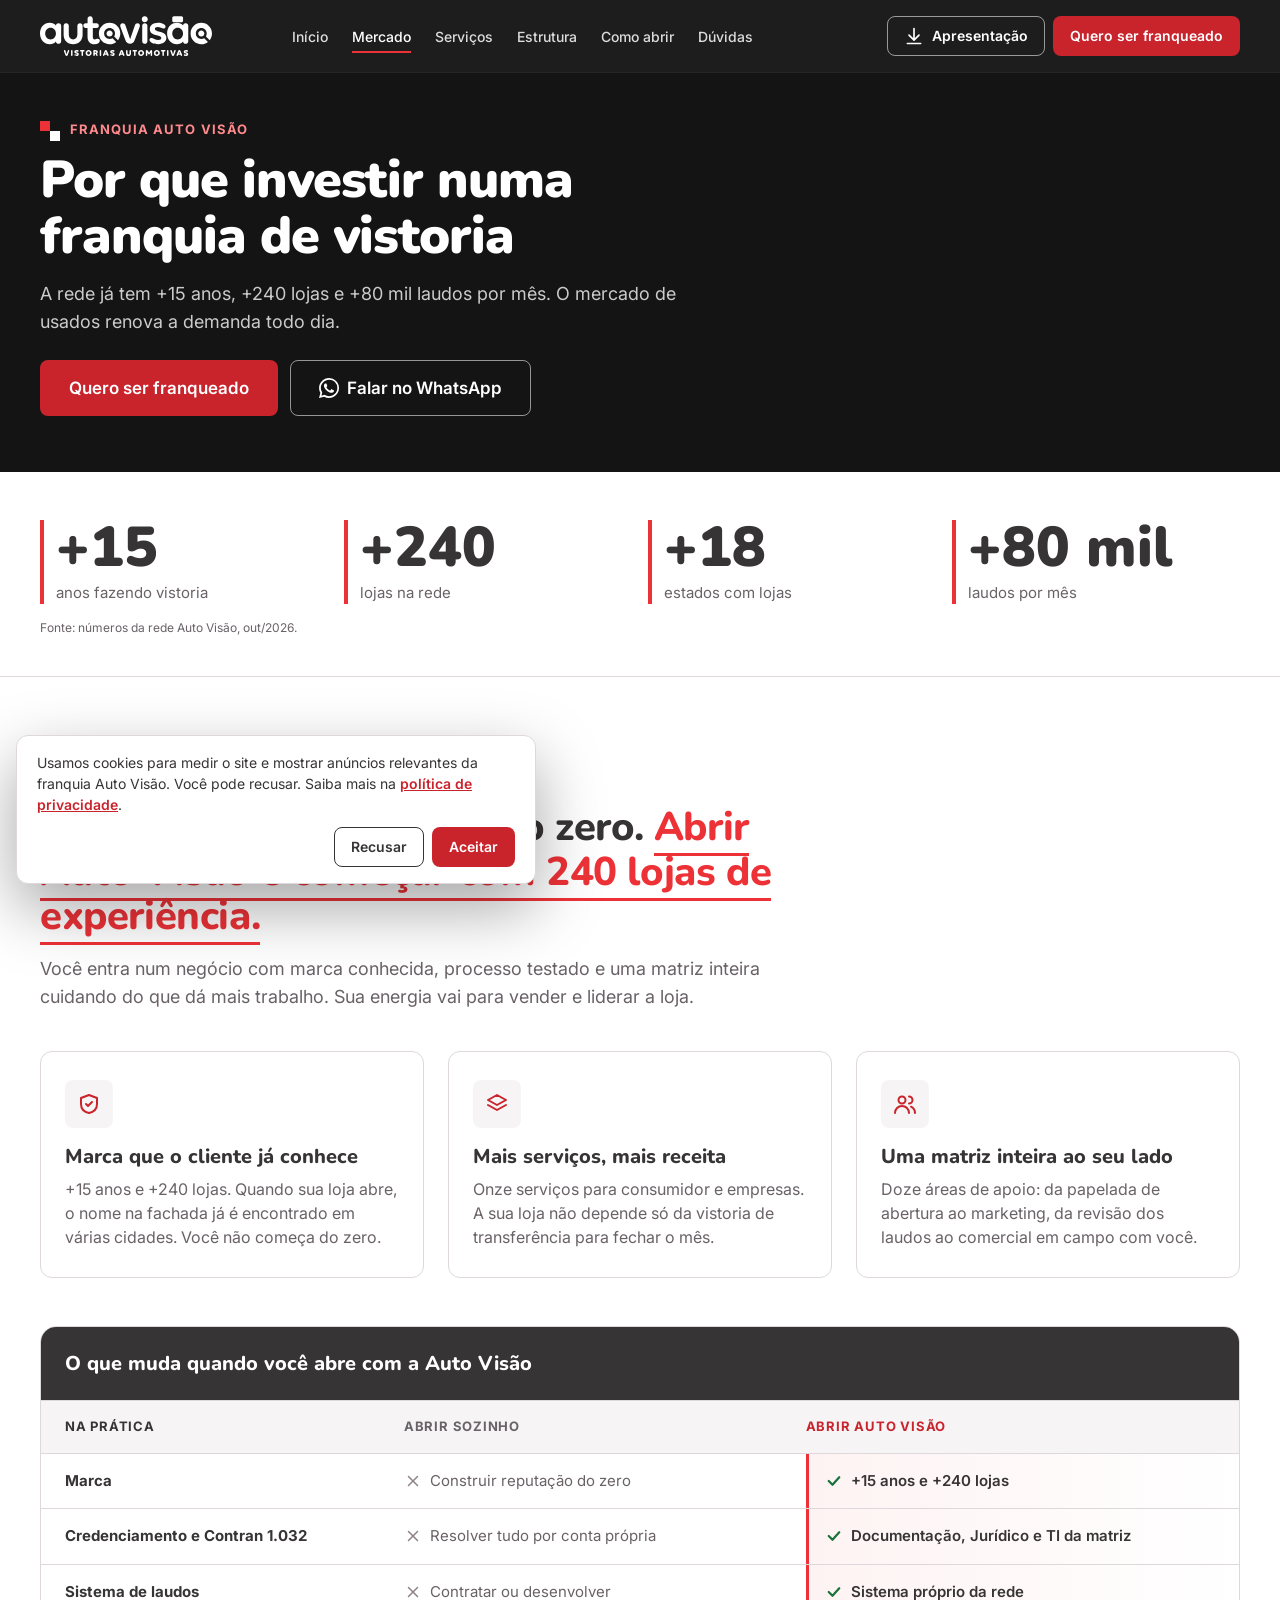
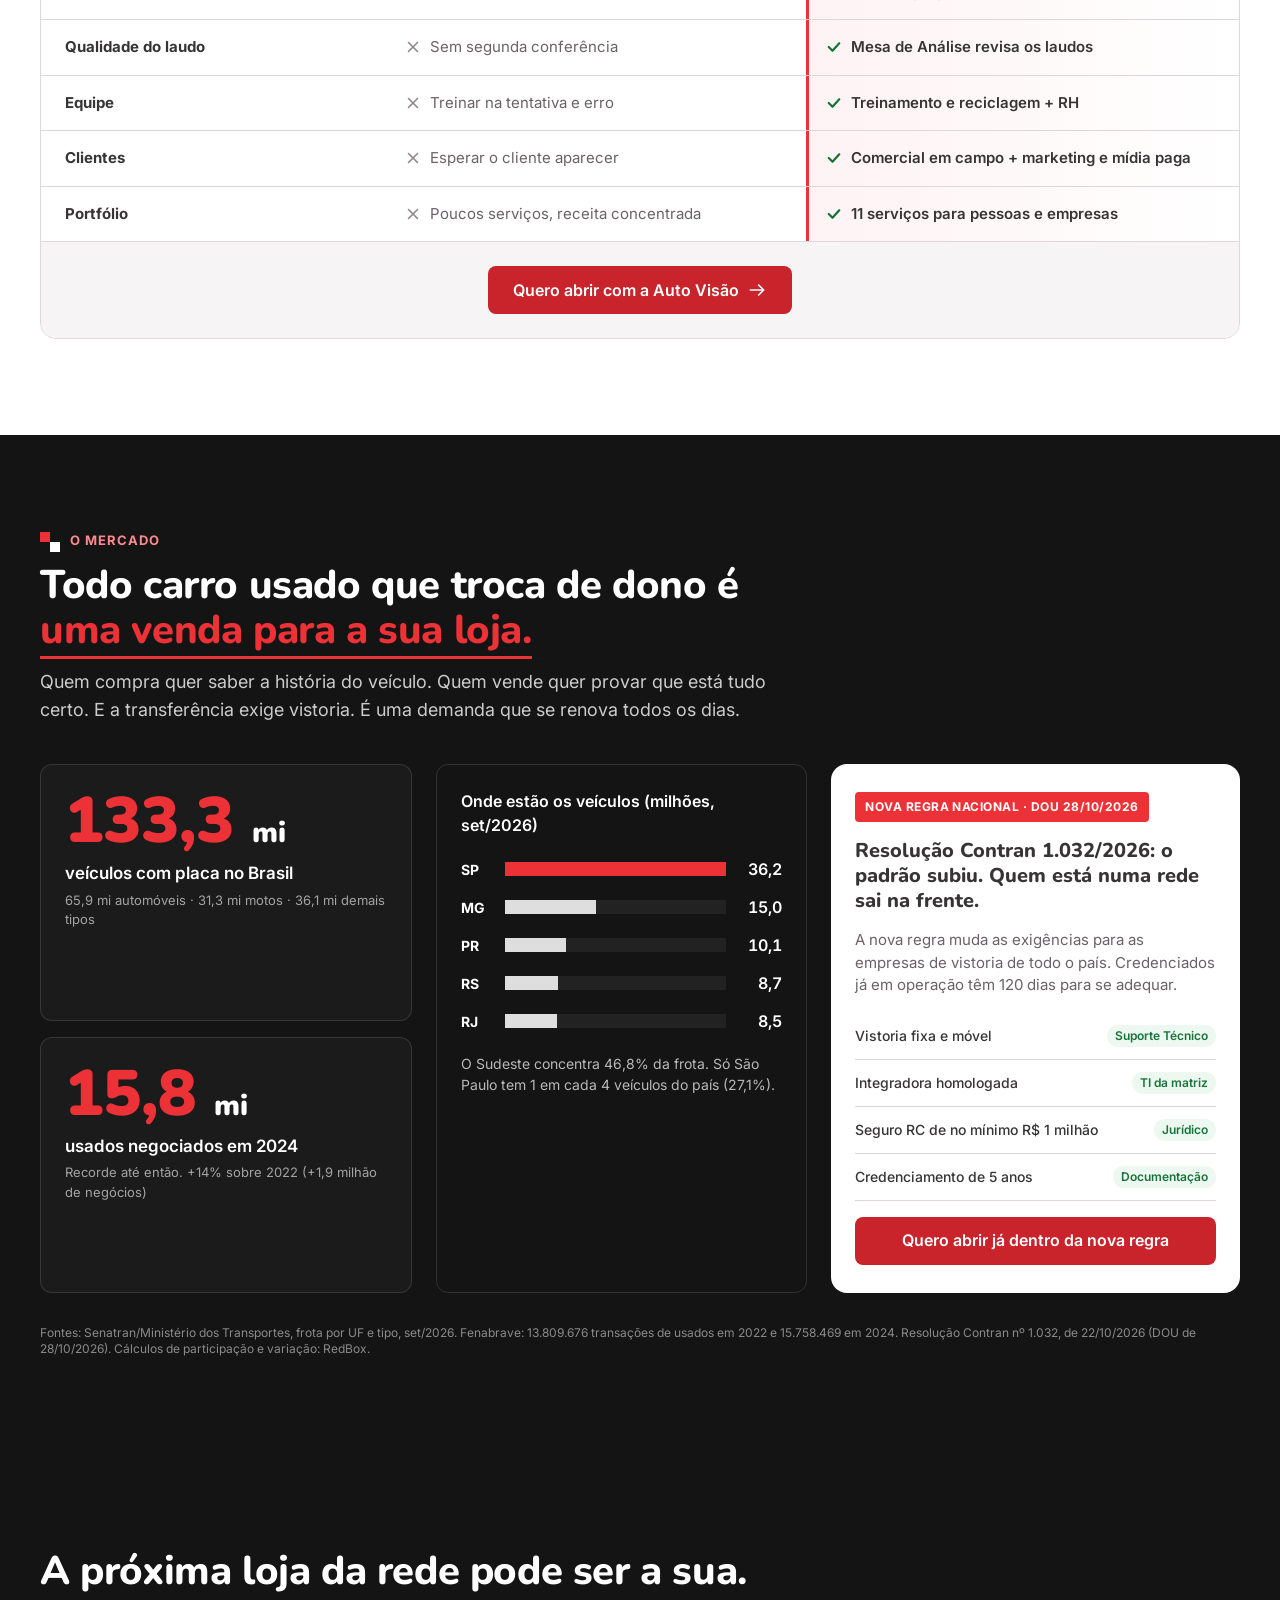
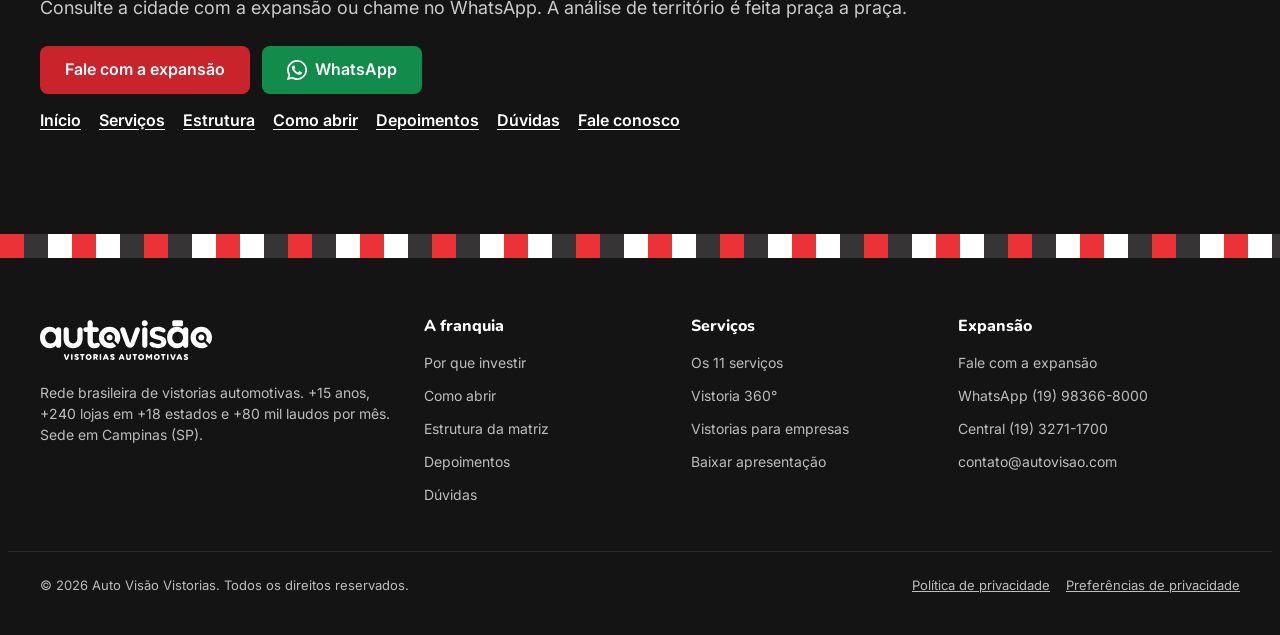
<file: mercado.html>
<!doctype html>
<html lang="pt-BR">
<head>
  <meta charset="utf-8">
  <meta name="viewport" content="width=device-width, initial-scale=1, viewport-fit=cover">
  <title>Por que investir na franquia Auto Visão | Mercado</title>
  <meta name="description" content="+240 lojas, 15,8 milhões de usados em 2024 e a Resolução Contran 1.032/2026. Veja por que abrir uma Auto Visão.">
  <meta name="robots" content="index, follow, max-image-preview:large, max-snippet:-1, max-video-preview:-1">
  <meta name="author" content="Auto Visão Vistorias">
  <meta name="theme-color" content="#151415">
  <link rel="canonical" href="https://sejaumfranqueado.autovisao.com/mercado">
  <link rel="icon" href="favicon.ico" sizes="48x48">
  <link rel="icon" type="image/svg+xml" href="assets/img/favicon.svg">
  <link rel="icon" type="image/png" sizes="32x32" href="assets/img/favicon-32.png">
  <link rel="apple-touch-icon" sizes="180x180" href="assets/img/apple-touch-icon.png">
  <link rel="manifest" href="site.webmanifest">
  <meta property="og:type" content="website">
  <meta property="og:locale" content="pt_BR">
  <meta property="og:site_name" content="Auto Visão Vistorias">
  <meta property="og:title" content="Por que investir na franquia Auto Visão | Mercado">
  <meta property="og:description" content="+240 lojas, 15,8 milhões de usados em 2024 e a Resolução Contran 1.032/2026. Veja por que abrir uma Auto Visão.">
  <meta property="og:url" content="https://sejaumfranqueado.autovisao.com/mercado">
  <meta property="og:image" content="https://sejaumfranqueado.autovisao.com/assets/img/og-preview.jpg">
  <meta property="og:image:secure_url" content="https://sejaumfranqueado.autovisao.com/assets/img/og-preview.jpg">
  <meta property="og:image:type" content="image/jpeg">
  <meta property="og:image:width" content="1200">
  <meta property="og:image:height" content="630">
  <meta property="og:image:alt" content="Franquia Auto Visão: +240 lojas, +18 estados, +80 mil laudos por mês">
  <meta name="twitter:card" content="summary_large_image">
  <meta name="twitter:title" content="Por que investir na franquia Auto Visão | Mercado">
  <meta name="twitter:description" content="+240 lojas, 15,8 milhões de usados em 2024 e a Resolução Contran 1.032/2026. Veja por que abrir uma Auto Visão.">
  <meta name="twitter:url" content="https://sejaumfranqueado.autovisao.com/mercado">
  <meta name="twitter:image" content="https://sejaumfranqueado.autovisao.com/assets/img/og-preview.jpg">
  <meta name="twitter:image:alt" content="Franquia Auto Visão">
  <link rel="preconnect" href="https://fonts.googleapis.com">
  <link rel="preconnect" href="https://fonts.gstatic.com" crossorigin>
  <link rel="preconnect" href="https://www.googletagmanager.com">
  <link rel="preconnect" href="https://connect.facebook.net">
  <link href="https://fonts.googleapis.com/css2?family=Inter:wght@400;500;600;700&family=Nunito:wght@800;900&display=swap" rel="stylesheet">
  <link rel="stylesheet" href="assets/css/styles.css">
  <script src="assets/js/config.js"></script>
  <script src="assets/js/tracking.js"></script>
  <script type="application/ld+json">
  {
    "@context": "https://schema.org",
    "@type": "WebPage",
    "@id": "https://sejaumfranqueado.autovisao.com/mercado#webpage",
    "url": "https://sejaumfranqueado.autovisao.com/mercado",
    "name": "Por que investir na franquia Auto Visão | Mercado",
    "description": "+240 lojas, 15,8 milhões de usados em 2024 e a Resolução Contran 1.032/2026. Veja por que abrir uma Auto Visão.",
    "inLanguage": "pt-BR",
    "isPartOf": { "@id": "https://sejaumfranqueado.autovisao.com/#website" },
    "about": { "@id": "https://sejaumfranqueado.autovisao.com/#organization" }
  }
  </script>
</head>
<body class="page-inner">
  <noscript><iframe src="https://www.googletagmanager.com/ns.html?id=GTM-M7TGT3T" height="0" width="0" style="display:none;visibility:hidden" title="GTM"></iframe></noscript>
  <noscript><img height="1" width="1" style="display:none" alt="" src="https://www.facebook.com/tr?id=2296327844222677&ev=PageView&noscript=1"></noscript>
  <svg width="0" height="0" style="position:absolute" aria-hidden="true">
    <defs>
      <symbol id="i-car" viewBox="0 0 24 24"><path d="M5 17h14M5 17a2 2 0 1 1-4 0v-4l2-5a2 2 0 0 1 2-1h14a2 2 0 0 1 2 1l2 5v4a2 2 0 1 1-4 0M5 17a2 2 0 0 0 4 0m6 0a2 2 0 0 0 4 0M3 12h18"/></symbol>
      <symbol id="i-search" viewBox="0 0 24 24"><circle cx="11" cy="11" r="7"/><path d="m20 20-4-4"/></symbol>
      <symbol id="i-doc" viewBox="0 0 24 24"><path d="M14 3H6a1 1 0 0 0-1 1v16a1 1 0 0 0 1 1h12a1 1 0 0 0 1-1V8z"/><path d="M14 3v5h5M9 13h6M9 17h6"/></symbol>
      <symbol id="i-paint" viewBox="0 0 24 24"><path d="m14 4 6 6L9 21H3v-6z"/><path d="m12 6 6 6"/></symbol>
      <symbol id="i-pin" viewBox="0 0 24 24"><path d="M12 21s-7-6.2-7-11a7 7 0 0 1 14 0c0 4.8-7 11-7 11z"/><circle cx="12" cy="10" r="2.5"/></symbol>
      <symbol id="i-calendar" viewBox="0 0 24 24"><rect x="3" y="5" width="18" height="16" rx="2"/><path d="M8 3v4M16 3v4M3 10h18M8 14h3M13 14h3"/></symbol>
      <symbol id="i-check" viewBox="0 0 24 24"><circle cx="12" cy="12" r="9"/><path d="m8 12 3 3 5-6"/></symbol>
      <symbol id="i-tick" viewBox="0 0 24 24"><path d="m5 12 5 5 9-10"/></symbol>
      <symbol id="i-x" viewBox="0 0 24 24"><path d="M6 6l12 12M18 6 6 18"/></symbol>
      <symbol id="i-arrow" viewBox="0 0 24 24"><path d="M4 12h16M14 6l6 6-6 6"/></symbol>
      <symbol id="i-down" viewBox="0 0 24 24"><path d="M12 3v13M6 11l6 6 6-6M4 21h16"/></symbol>
      <symbol id="i-chev" viewBox="0 0 24 24"><path d="m6 9 6 6 6-6"/></symbol>
      <symbol id="i-phone" viewBox="0 0 24 24"><path d="M5 3h3l2 5-2.5 1.5a11 11 0 0 0 7 7L16 14l5 2v3a2 2 0 0 1-2 2A17 17 0 0 1 3 5a2 2 0 0 1 2-2z"/></symbol>
      <symbol id="i-mail" viewBox="0 0 24 24"><rect x="3" y="5" width="18" height="14" rx="2"/><path d="m3 7 9 6 9-6"/></symbol>
      <symbol id="i-shield" viewBox="0 0 24 24"><path d="M12 3 4 6v6c0 5 3.5 8 8 9 4.5-1 8-4 8-9V6z"/><path d="m9 12 2 2 4-4"/></symbol>
      <symbol id="i-scale" viewBox="0 0 24 24"><path d="M12 3v18M7 21h10M5 7h14M5 7l-3 7a3 3 0 0 0 6 0zM19 7l-3 7a3 3 0 0 0 6 0z"/></symbol>
      <symbol id="i-users" viewBox="0 0 24 24"><circle cx="9" cy="8" r="3.5"/><path d="M2 21a7 7 0 0 1 14 0M16 4.5a3.5 3.5 0 0 1 0 7M22 21a7 7 0 0 0-4-6.3"/></symbol>
      <symbol id="i-grad" viewBox="0 0 24 24"><path d="m2 9 10-5 10 5-10 5z"/><path d="M6 11v5c0 1.5 3 3 6 3s6-1.5 6-3v-5M22 9v6"/></symbol>
      <symbol id="i-headset" viewBox="0 0 24 24"><path d="M4 14v-2a8 8 0 0 1 16 0v2"/><rect x="2" y="14" width="5" height="6" rx="1.5"/><rect x="17" y="14" width="5" height="6" rx="1.5"/></symbol>
      <symbol id="i-clipboard" viewBox="0 0 24 24"><rect x="5" y="4" width="14" height="17" rx="2"/><path d="M9 4V3h6v1M9 12l2 2 4-4"/></symbol>
      <symbol id="i-monitor" viewBox="0 0 24 24"><rect x="2" y="4" width="20" height="13" rx="2"/><path d="M8 21h8M12 17v4M6 10h4M6 13h7"/></symbol>
      <symbol id="i-cpu" viewBox="0 0 24 24"><rect x="5" y="5" width="14" height="14" rx="2"/><rect x="9" y="9" width="6" height="6"/><path d="M9 2v3M15 2v3M9 19v3M15 19v3M2 9h3M2 15h3M19 9h3M19 15h3"/></symbol>
      <symbol id="i-briefcase" viewBox="0 0 24 24"><rect x="3" y="7" width="18" height="13" rx="2"/><path d="M8 7V5a2 2 0 0 1 2-2h4a2 2 0 0 1 2 2v2M3 13h18"/></symbol>
      <symbol id="i-megaphone" viewBox="0 0 24 24"><path d="M3 10v4h4l8 5V5L7 10z"/><path d="M19 8a5 5 0 0 1 0 8"/></symbol>
      <symbol id="i-mic" viewBox="0 0 24 24"><rect x="9" y="2" width="6" height="12" rx="3"/><path d="M5 11a7 7 0 0 0 14 0M12 18v4"/></symbol>
      <symbol id="i-trend" viewBox="0 0 24 24"><path d="m3 17 6-6 4 4 8-8"/><path d="M15 7h6v6"/></symbol>
      <symbol id="i-truck" viewBox="0 0 24 24"><path d="M2 6h12v11H2zM14 10h4l4 4v3h-8z"/><circle cx="6" cy="18" r="2"/><circle cx="18" cy="18" r="2"/></symbol>
      <symbol id="i-building" viewBox="0 0 24 24"><path d="M4 21V5a2 2 0 0 1 2-2h8a2 2 0 0 1 2 2v16M16 9h2a2 2 0 0 1 2 2v10M2 21h20M8 7h4M8 11h4M8 15h4"/></symbol>
      <symbol id="i-layers" viewBox="0 0 24 24"><path d="m12 3 9 5-9 5-9-5z"/><path d="m3 13 9 5 9-5"/></symbol>
      <symbol id="i-store" viewBox="0 0 24 24"><path d="M3 9 5 4h14l2 5M3 9h18v2a3 3 0 0 1-6 0 3 3 0 0 1-6 0 3 3 0 0 1-6 0zM5 13v8h14v-8M10 21v-5h4v5"/></symbol>
      <symbol id="i-wrench" viewBox="0 0 24 24"><path d="M14.7 6.3a4 4 0 0 0 5 5L21 13l-8 8-3-3 8-8M14.7 6.3 16 5l3 3M3 21l6-6"/></symbol>
      <symbol id="i-lock" viewBox="0 0 24 24"><rect x="4" y="11" width="16" height="10" rx="2"/><path d="M8 11V7a4 4 0 0 1 8 0v4"/></symbol>
      <symbol id="i-star" viewBox="0 0 24 24"><path d="m12 3 2.8 5.7 6.2.9-4.5 4.4 1 6.2L12 17.3 6.5 20.2l1-6.2L3 9.6l6.2-.9z"/></symbol>
      <symbol id="i-wpp" viewBox="0 0 24 24"><path fill="currentColor" stroke="none" d="M20.5 3.5A11.8 11.8 0 0 0 12 0C5.5 0 .1 5.4.1 12c0 2.1.6 4.2 1.6 6L0 24l6.2-1.6a11.9 11.9 0 0 0 5.8 1.5c6.6 0 12-5.4 12-12 0-3.2-1.2-6.2-3.5-8.4ZM12 21.8a9.9 9.9 0 0 1-5-1.4l-.4-.2-3.7 1 1-3.6-.2-.4a9.9 9.9 0 0 1-1.5-5.3c0-5.5 4.4-9.9 9.9-9.9 2.6 0 5.1 1 7 2.9a9.8 9.8 0 0 1 2.9 7c0 5.5-4.5 9.9-10 9.9Zm5.4-7.4c-.3-.1-1.8-.9-2-1-.3-.1-.5-.1-.7.2l-.9 1.2c-.2.2-.4.2-.7.1-.3-.2-1.3-.5-2.4-1.5-.9-.8-1.5-1.8-1.7-2.1-.2-.3 0-.5.1-.6l.5-.5.3-.5c.1-.2 0-.4 0-.5l-.9-2.2c-.2-.6-.5-.5-.7-.5h-.6c-.2 0-.5.1-.8.4-.3.3-1 1-1 2.5s1.1 2.9 1.2 3.1c.2.2 2.1 3.2 5.1 4.5l1.7.6c.7.2 1.4.2 1.9.1.6-.1 1.8-.7 2-1.4.2-.7.2-1.3.2-1.4-.1-.1-.3-.2-.6-.3Z"/></symbol>
    </defs>
  </svg>
  <a class="skip-link" href="#conteudo">Pular para o conteúdo</a>
  <header class="header is-solid" id="topo">
    <div class="container header__inner">
      <a class="header__logo" href="/" aria-label="Auto Visão Vistorias, ir para a página inicial">
        <img src="assets/img/logo-autovisao-branco.svg" alt="Auto Visão Vistorias Automotivas" width="172" height="40">
      </a>
      <nav class="nav" aria-label="Navegação principal">
        <a href="/">Início</a>
        <a href="/mercado" aria-current="page">Mercado</a>
        <a href="/servicos">Serviços</a>
        <a href="/estrutura-e-suporte">Estrutura</a>
        <a href="/como-funciona">Como abrir</a>
        <a href="/duvidas">Dúvidas</a>
      </nav>
      <div class="header__actions">
        <a class="btn btn--ghost-light btn--sm hide-sm" href="/#apresentacao" data-track="header_apresentacao" data-loc="header">
          <svg class="ico" aria-hidden="true"><use href="#i-down"/></svg> Apresentação
        </a>
        <a class="btn btn--primary btn--sm" href="/fale-conosco" data-track="header_quero" data-loc="header">Quero ser franqueado</a>
        <button class="menu-btn" id="menuBtn" type="button" aria-label="Abrir menu" aria-expanded="false" aria-controls="drawer">
          <span></span><span></span><span></span>
        </button>
      </div>
    </div>
    <div class="progress" id="progress" aria-hidden="true"></div>
  </header>
  <div class="drawer" id="drawer" hidden>
    <nav class="drawer__nav" aria-label="Menu">
        <a href="/">Início</a>
        <a href="/mercado" aria-current="page">Mercado</a>
        <a href="/servicos">Serviços</a>
        <a href="/estrutura-e-suporte">Estrutura</a>
        <a href="/como-funciona">Como abrir</a>
        <a href="/duvidas">Dúvidas</a>
        <a href="/depoimentos">Depoimentos</a>
    </nav>
    <a class="btn btn--primary btn--block" href="/fale-conosco" data-track="drawer_quero" data-loc="drawer">Quero ser franqueado</a>
    <a class="btn btn--wpp btn--block" href="https://wa.me/5519983668000?text=Ol%C3%A1!%20Quero%20abrir%20uma%20franquia%20Auto%20Vis%C3%A3o." target="_blank" rel="noopener" data-track="drawer_whatsapp" data-loc="drawer">
      <svg class="ico" aria-hidden="true"><use href="#i-wpp"/></svg> Falar no WhatsApp
    </a>
  </div>
  <main id="conteudo">

    <section class="page-hero" id="inicio" aria-labelledby="page-title">
      <div class="container">
        <p class="eyebrow eyebrow--light">Franquia Auto Visão</p>
        <h1 id="page-title">Por que investir numa franquia de vistoria</h1>
        <p class="lead lead--light">A rede já tem +15 anos, +240 lojas e +80 mil laudos por mês. O mercado de usados renova a demanda todo dia.</p>
        <div class="page-hero__actions">
          <a class="btn btn--primary btn--lg" href="/fale-conosco" data-track="hero_quero" data-loc="hero">Quero ser franqueado</a>
          <a class="btn btn--ghost-light btn--lg" href="https://wa.me/5519983668000?text=Ol%C3%A1!%20Quero%20abrir%20uma%20franquia%20Auto%20Vis%C3%A3o." target="_blank" rel="noopener" data-track="hero_whatsapp" data-loc="hero"><svg class="ico" aria-hidden="true"><use href="#i-wpp"/></svg> Falar no WhatsApp</a>
        </div>
      </div>
    </section>
<section class="numbers" id="numeros" aria-label="A Auto Visão em números">
      <div class="container">
        <ul class="numbers__grid">
          <li class="stat" data-reveal><strong class="stat__n" data-count="15" data-prefix="+">+15</strong><span class="stat__l">anos fazendo vistoria</span></li>
          <li class="stat" data-reveal><strong class="stat__n" data-count="240" data-prefix="+">+240</strong><span class="stat__l">lojas na rede</span></li>
          <li class="stat" data-reveal><strong class="stat__n" data-count="18" data-prefix="+">+18</strong><span class="stat__l">estados com lojas</span></li>
          <li class="stat" data-reveal><strong class="stat__n" data-count="80" data-prefix="+" data-suffix=" mil">+80 mil</strong><span class="stat__l">laudos por mês</span></li>
        </ul>
        <p class="source">Fonte: números da rede Auto Visão, out/2026.</p>
      </div>
    </section>
<section class="sec" id="por-que" aria-labelledby="porque-title">
      <div class="container">
        <header class="sec-head" data-reveal>
          <p class="eyebrow">Por que abrir uma Auto Visão</p>
          <h2 id="porque-title" class="h2">Abrir sozinho é começar do zero. <span class="hl">Abrir Auto Visão é começar com 240 lojas de experiência.</span></h2>
          <p class="lead">Você entra num negócio com marca conhecida, processo testado e uma matriz inteira cuidando do que dá mais trabalho. Sua energia vai para vender e liderar a loja.</p>
        </header>

        <div class="pillars">
          <article class="pillar" data-reveal>
            <span class="pillar__icon"><svg class="ico ico--lg" aria-hidden="true"><use href="#i-shield"/></svg></span>
            <h3 class="h3">Marca que o cliente já conhece</h3>
            <p>+15 anos e +240 lojas. Quando sua loja abre, o nome na fachada já é encontrado em várias cidades. Você não começa do zero.</p>
          </article>
          <article class="pillar" data-reveal>
            <span class="pillar__icon"><svg class="ico ico--lg" aria-hidden="true"><use href="#i-layers"/></svg></span>
            <h3 class="h3">Mais serviços, mais receita</h3>
            <p>Onze serviços para consumidor e empresas. A sua loja não depende só da vistoria de transferência para fechar o mês.</p>
          </article>
          <article class="pillar" data-reveal>
            <span class="pillar__icon"><svg class="ico ico--lg" aria-hidden="true"><use href="#i-users"/></svg></span>
            <h3 class="h3">Uma matriz inteira ao seu lado</h3>
            <p>Doze áreas de apoio: da papelada de abertura ao marketing, da revisão dos laudos ao comercial em campo com você.</p>
          </article>
        </div>

        <div class="compare" data-reveal>
          <div class="compare__head">
            <h3 class="h3">O que muda quando você abre com a Auto Visão</h3>
          </div>
          <div class="compare__table" role="table" aria-label="Comparativo: abrir sozinho ou abrir com a Auto Visão">
            <div class="compare__row compare__row--head" role="row">
              <span role="columnheader">Na prática</span>
              <span role="columnheader">Abrir sozinho</span>
              <span role="columnheader" class="is-av">Abrir Auto Visão</span>
            </div>
            <div class="compare__row" role="row"><span role="cell">Marca</span><span role="cell" class="no"><svg class="ico" aria-hidden="true"><use href="#i-x"/></svg>Construir reputação do zero</span><span role="cell" class="yes"><svg class="ico" aria-hidden="true"><use href="#i-tick"/></svg>+15 anos e +240 lojas</span></div>
            <div class="compare__row" role="row"><span role="cell">Credenciamento e Contran 1.032</span><span role="cell" class="no"><svg class="ico" aria-hidden="true"><use href="#i-x"/></svg>Resolver tudo por conta própria</span><span role="cell" class="yes"><svg class="ico" aria-hidden="true"><use href="#i-tick"/></svg>Documentação, Jurídico e TI da matriz</span></div>
            <div class="compare__row" role="row"><span role="cell">Sistema de laudos</span><span role="cell" class="no"><svg class="ico" aria-hidden="true"><use href="#i-x"/></svg>Contratar ou desenvolver</span><span role="cell" class="yes"><svg class="ico" aria-hidden="true"><use href="#i-tick"/></svg>Sistema próprio da rede</span></div>
            <div class="compare__row" role="row"><span role="cell">Qualidade do laudo</span><span role="cell" class="no"><svg class="ico" aria-hidden="true"><use href="#i-x"/></svg>Sem segunda conferência</span><span role="cell" class="yes"><svg class="ico" aria-hidden="true"><use href="#i-tick"/></svg>Mesa de Análise revisa os laudos</span></div>
            <div class="compare__row" role="row"><span role="cell">Equipe</span><span role="cell" class="no"><svg class="ico" aria-hidden="true"><use href="#i-x"/></svg>Treinar na tentativa e erro</span><span role="cell" class="yes"><svg class="ico" aria-hidden="true"><use href="#i-tick"/></svg>Treinamento e reciclagem + RH</span></div>
            <div class="compare__row" role="row"><span role="cell">Clientes</span><span role="cell" class="no"><svg class="ico" aria-hidden="true"><use href="#i-x"/></svg>Esperar o cliente aparecer</span><span role="cell" class="yes"><svg class="ico" aria-hidden="true"><use href="#i-tick"/></svg>Comercial em campo + marketing e mídia paga</span></div>
            <div class="compare__row" role="row"><span role="cell">Portfólio</span><span role="cell" class="no"><svg class="ico" aria-hidden="true"><use href="#i-x"/></svg>Poucos serviços, receita concentrada</span><span role="cell" class="yes"><svg class="ico" aria-hidden="true"><use href="#i-tick"/></svg>11 serviços para pessoas e empresas</span></div>
          </div>
          <div class="compare__cta">
            <a class="btn btn--primary" href="/fale-conosco" data-track="compare_quero" data-loc="por-que">Quero abrir com a Auto Visão <svg class="ico" aria-hidden="true"><use href="#i-arrow"/></svg></a>
          </div>
        </div>
      </div>
    </section>
<section class="sec sec--dark" id="mercado" aria-labelledby="mercado-title">
      <div class="container">
        <header class="sec-head" data-reveal>
          <p class="eyebrow eyebrow--light">O mercado</p>
          <h2 id="mercado-title" class="h2">Todo carro usado que troca de dono é <span class="hl">uma venda para a sua loja.</span></h2>
          <p class="lead lead--light">Quem compra quer saber a história do veículo. Quem vende quer provar que está tudo certo. E a transferência exige vistoria. É uma demanda que se renova todos os dias.</p>
        </header>

        <div class="market">
          <div class="market__big" data-reveal>
            <div class="mstat">
              <strong class="mstat__n">133,3 <small>mi</small></strong>
              <span class="mstat__t">veículos com placa no Brasil</span>
              <span class="mstat__s">65,9 mi automóveis · 31,3 mi motos · 36,1 mi demais tipos</span>
            </div>
            <div class="mstat">
              <strong class="mstat__n">15,8 <small>mi</small></strong>
              <span class="mstat__t">usados negociados em 2024</span>
              <span class="mstat__s">Recorde até então. +14% sobre 2022 (+1,9 milhão de negócios)</span>
            </div>
          </div>

          <figure class="chart" data-reveal aria-labelledby="chart-title">
            <figcaption id="chart-title" class="chart__title">Onde estão os veículos (milhões, set/2026)</figcaption>
            <ul class="bars">
              <li><span class="bars__k">SP</span><span class="bars__track"><span class="bars__bar" style="--v:100%"></span></span><span class="bars__v">36,2</span></li>
              <li><span class="bars__k">MG</span><span class="bars__track"><span class="bars__bar" style="--v:41.4%"></span></span><span class="bars__v">15,0</span></li>
              <li><span class="bars__k">PR</span><span class="bars__track"><span class="bars__bar" style="--v:27.9%"></span></span><span class="bars__v">10,1</span></li>
              <li><span class="bars__k">RS</span><span class="bars__track"><span class="bars__bar" style="--v:24%"></span></span><span class="bars__v">8,7</span></li>
              <li><span class="bars__k">RJ</span><span class="bars__track"><span class="bars__bar" style="--v:23.5%"></span></span><span class="bars__v">8,5</span></li>
            </ul>
            <p class="chart__note">O Sudeste concentra 46,8% da frota. Só São Paulo tem 1 em cada 4 veículos do país (27,1%).</p>
          </figure>

          <aside class="contran" data-reveal="right" aria-labelledby="contran-title">
            <span class="badge badge--red">Nova regra nacional · DOU 28/10/2026</span>
            <h3 id="contran-title" class="h3">Resolução Contran 1.032/2026: o padrão subiu. Quem está numa rede sai na frente.</h3>
            <p>A nova regra muda as exigências para as empresas de vistoria de todo o país. Credenciados já em operação têm 120 dias para se adequar.</p>
            <ul class="contran__list">
              <li><span>Vistoria fixa e móvel</span><em>Suporte Técnico</em></li>
              <li><span>Integradora homologada</span><em>TI da matriz</em></li>
              <li><span>Seguro RC de no mínimo R$ 1 milhão</span><em>Jurídico</em></li>
              <li><span>Credenciamento de 5 anos</span><em>Documentação</em></li>
            </ul>
            <a class="btn btn--primary btn--block" href="/fale-conosco" data-track="contran_quero" data-loc="mercado">Quero abrir já dentro da nova regra</a>
          </aside>
        </div>
        <p class="source source--light">Fontes: Senatran/Ministério dos Transportes, frota por UF e tipo, set/2026. Fenabrave: 13.809.676 transações de usados em 2022 e 15.758.469 em 2024. Resolução Contran nº 1.032, de 22/10/2026 (DOU de 28/10/2026). Cálculos de participação e variação: RedBox.</p>
      </div>
    </section>

    <section class="sec sec--dark" id="proximo" aria-labelledby="proximo-title">
      <div class="container">
        <h2 id="proximo-title" class="h2">A próxima loja da rede pode ser a sua.</h2>
        <p class="lead lead--light">Consulte a cidade com a expansão ou chame no WhatsApp. A análise de território é feita praça a praça.</p>
        <div class="page-hero__actions">
          <a class="btn btn--primary" href="/fale-conosco" data-track="rodape_quero" data-loc="proximo">Fale com a expansão</a>
          <a class="btn btn--wpp" href="https://wa.me/5519983668000?text=Ol%C3%A1!%20Quero%20abrir%20uma%20franquia%20Auto%20Vis%C3%A3o." target="_blank" rel="noopener" data-track="rodape_whatsapp" data-loc="proximo"><svg class="ico" aria-hidden="true"><use href="#i-wpp"/></svg> WhatsApp</a>
        </div>
        <nav class="page-related" aria-label="Outras páginas"><a href="/">Início</a><a href="/servicos">Serviços</a><a href="/estrutura-e-suporte">Estrutura</a><a href="/como-funciona">Como abrir</a><a href="/depoimentos">Depoimentos</a><a href="/duvidas">Dúvidas</a><a href="/fale-conosco">Fale conosco</a></nav>
      </div>
    </section>
  </main>
  <footer class="footer">
    <div class="checker checker--top" aria-hidden="true"></div>
    <div class="container footer__grid">
      <div>
        <a href="/" aria-label="Página inicial da franquia Auto Visão"><img src="assets/img/logo-autovisao-branco.svg" alt="Auto Visão Vistorias Automotivas" width="172" height="40" loading="lazy"></a>
        <p>Rede brasileira de vistorias automotivas. +15 anos, +240 lojas em +18 estados e +80 mil laudos por mês. Sede em Campinas (SP).</p>
      </div>
      <nav aria-label="Seções">
        <h2 class="footer__h">A franquia</h2>
        <a href="/mercado">Por que investir</a>
        <a href="/como-funciona">Como abrir</a>
        <a href="/estrutura-e-suporte">Estrutura da matriz</a>
        <a href="/depoimentos">Depoimentos</a>
        <a href="/duvidas">Dúvidas</a>
      </nav>
      <nav aria-label="Serviços">
        <h2 class="footer__h">Serviços</h2>
        <a href="/servicos">Os 11 serviços</a>
        <a href="/servicos">Vistoria 360°</a>
        <a href="/servicos">Vistorias para empresas</a>
        <a href="/#apresentacao">Baixar apresentação</a>
      </nav>
      <div>
        <h2 class="footer__h">Expansão</h2>
        <a href="/fale-conosco">Fale com a expansão</a>
        <a href="https://wa.me/5519983668000?text=Ol%C3%A1!%20Quero%20abrir%20uma%20franquia%20Auto%20Vis%C3%A3o." target="_blank" rel="noopener" data-track="footer_whatsapp" data-loc="footer">WhatsApp (19) 98366-8000</a>
        <a href="tel:+551932711700" data-track="footer_telefone" data-loc="footer">Central (19) 3271-1700</a>
        <a href="mailto:contato@autovisao.com" data-track="footer_email" data-loc="footer">contato@autovisao.com</a>
      </div>
    </div>
    <div class="container footer__bottom">
      <p>© 2026 Auto Visão Vistorias. Todos os direitos reservados.</p>
      <p class="footer__legal">
        <a href="/privacidade">Política de privacidade</a>
        <button class="link-btn" type="button" id="openConsent" data-track="abrir_consentimento" data-loc="footer">Preferências de privacidade</button>
      </p>
    </div>
  </footer>
  <div class="mobile-bar" id="mobileBar">
    <a class="btn btn--secondary-dark" href="/fale-conosco" data-track="mobilebar_quero" data-loc="mobile-bar">Quero ser franqueado</a>
    <a class="btn btn--wpp" href="https://wa.me/5519983668000?text=Ol%C3%A1!%20Quero%20abrir%20uma%20franquia%20Auto%20Vis%C3%A3o." target="_blank" rel="noopener" data-track="mobilebar_whatsapp" data-loc="mobile-bar"><svg class="ico" aria-hidden="true"><use href="#i-wpp"/></svg> WhatsApp</a>
  </div>
  <div class="cookie" id="cookieBanner" hidden role="region" aria-label="Privacidade">
    <p>Usamos cookies para medir o site e mostrar anúncios relevantes da franquia Auto Visão. Você pode recusar. Saiba mais na <a href="/privacidade">política de privacidade</a>.</p>
    <div class="cookie__actions">
      <button class="btn btn--secondary btn--sm" type="button" data-consent="denied" data-track="consent_recusar" data-loc="consentimento">Recusar</button>
      <button class="btn btn--primary btn--sm" type="button" data-consent="granted" data-track="consent_aceitar" data-loc="consentimento">Aceitar</button>
    </div>
  </div>
  <script src="assets/js/main.js" defer></script>
</body>
</html>
</file>
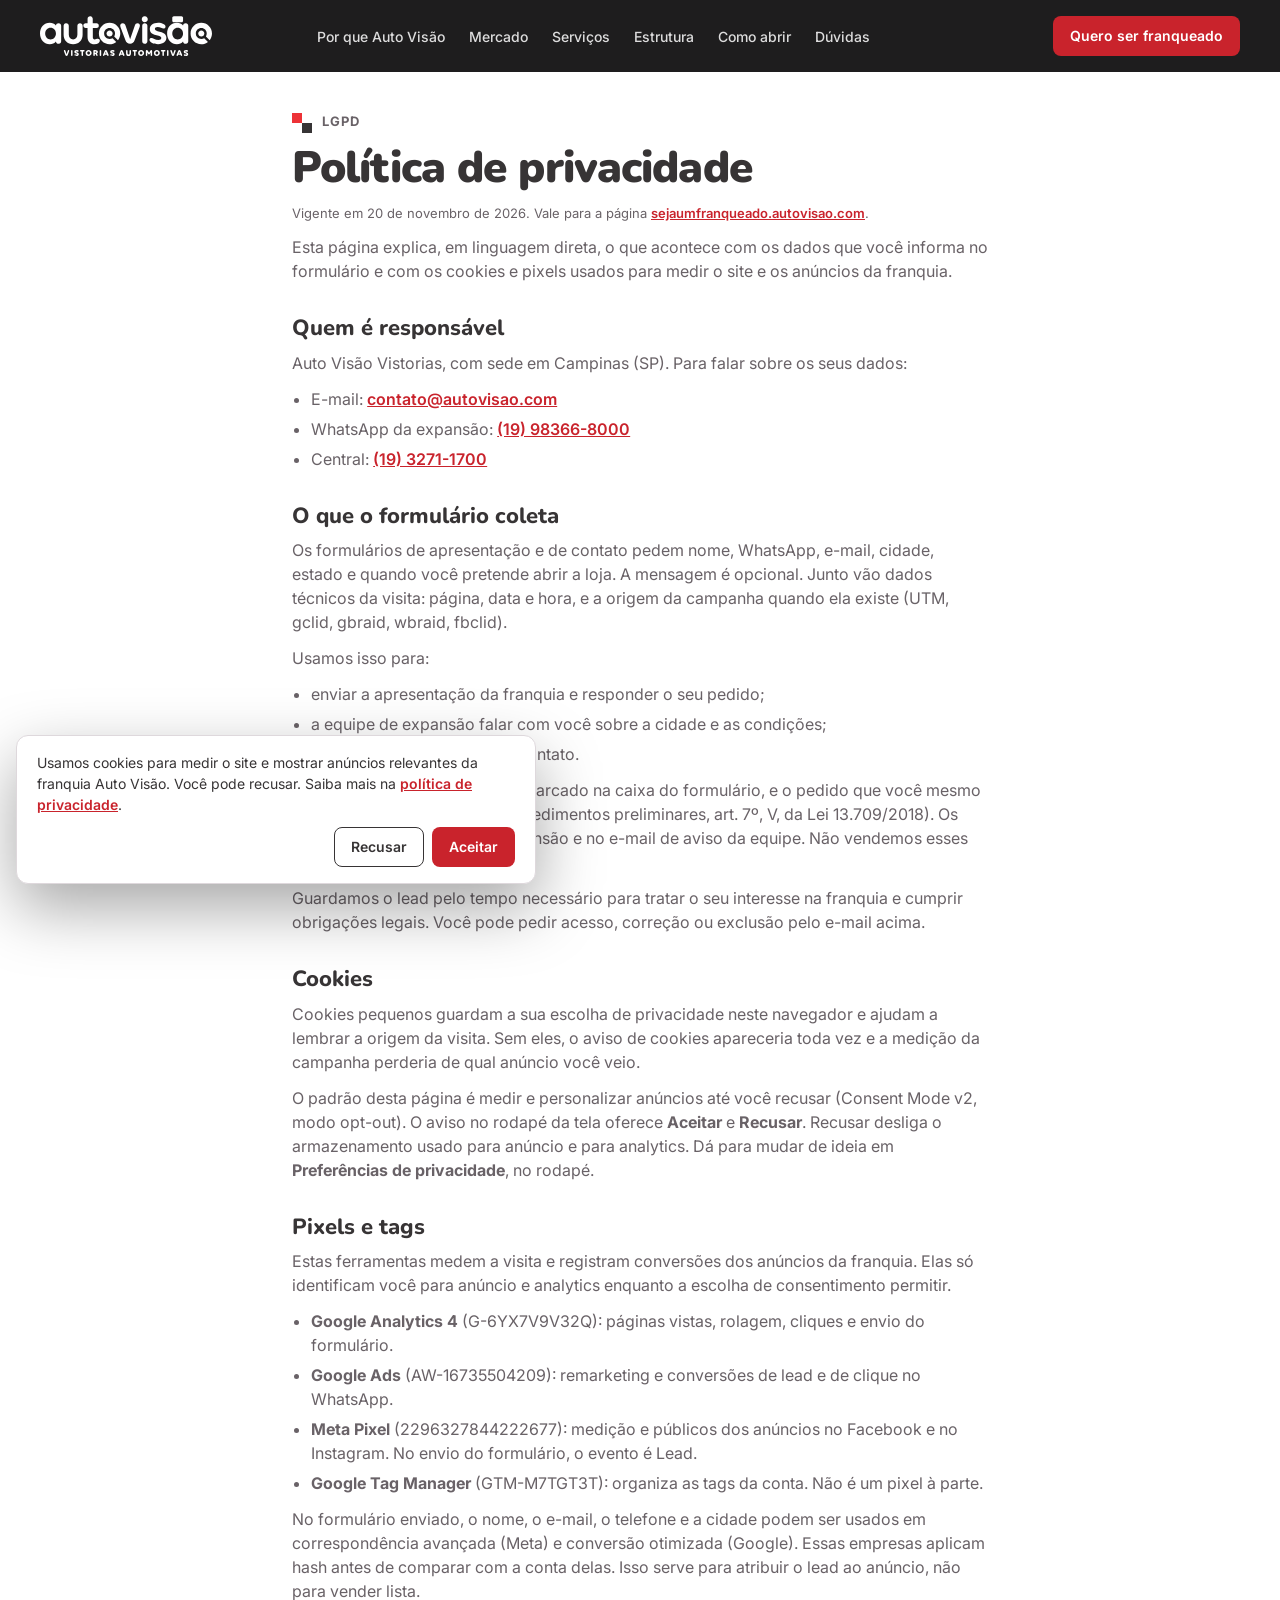
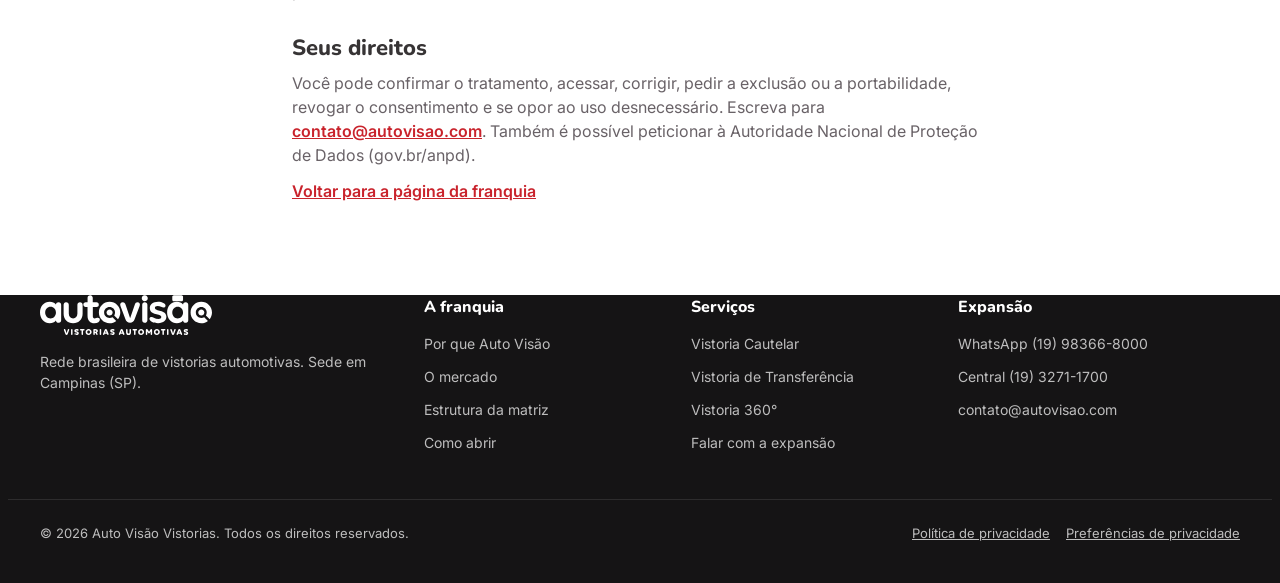
<file: privacidade.html>
<!doctype html>
<html lang="pt-BR">
<head>
  <meta charset="utf-8">
  <meta name="viewport" content="width=device-width, initial-scale=1, viewport-fit=cover">
  <title>Política de privacidade | Franquia Auto Visão</title>
  <meta name="description" content="Como a Auto Visão trata os dados do formulário de franquia, os cookies e os pixels de medição e anúncio nesta página.">
  <meta name="robots" content="index, follow">
  <meta name="theme-color" content="#151415">
  <link rel="canonical" href="https://sejaumfranqueado.autovisao.com/privacidade">
  <link rel="icon" href="favicon.ico" sizes="48x48">
  <link rel="icon" type="image/svg+xml" href="assets/img/favicon.svg">
  <link rel="apple-touch-icon" sizes="180x180" href="assets/img/apple-touch-icon.png">
  <link rel="manifest" href="site.webmanifest">

  <meta property="og:type" content="website">
  <meta property="og:locale" content="pt_BR">
  <meta property="og:site_name" content="Auto Visão Vistorias">
  <meta property="og:title" content="Política de privacidade | Franquia Auto Visão">
  <meta property="og:description" content="Uso do formulário, dos cookies e dos pixels nesta página de franquias, em linguagem direta.">
  <meta property="og:url" content="https://sejaumfranqueado.autovisao.com/privacidade">
  <meta property="og:image" content="https://sejaumfranqueado.autovisao.com/assets/img/og-preview.jpg">
  <meta property="og:image:secure_url" content="https://sejaumfranqueado.autovisao.com/assets/img/og-preview.jpg">
  <meta property="og:image:type" content="image/jpeg">
  <meta property="og:image:width" content="1200">
  <meta property="og:image:height" content="630">
  <meta property="og:image:alt" content="Franquia Auto Visão: +240 lojas, +18 estados, +80 mil laudos por mês">
  <meta name="twitter:card" content="summary_large_image">
  <meta name="twitter:title" content="Política de privacidade | Franquia Auto Visão">
  <meta name="twitter:description" content="Uso do formulário, dos cookies e dos pixels nesta página de franquias.">
  <meta name="twitter:url" content="https://sejaumfranqueado.autovisao.com/privacidade">
  <meta name="twitter:image" content="https://sejaumfranqueado.autovisao.com/assets/img/og-preview.jpg">
  <meta name="twitter:image:alt" content="Franquia Auto Visão">

  <link rel="preconnect" href="https://fonts.googleapis.com">
  <link rel="preconnect" href="https://fonts.gstatic.com" crossorigin>
  <link href="https://fonts.googleapis.com/css2?family=Inter:wght@400;500;600;700&family=Nunito:wght@800;900&display=swap" rel="stylesheet">
  <link rel="stylesheet" href="assets/css/styles.css">
  <script src="assets/js/config.js"></script>
  <script src="assets/js/tracking.js"></script>
  <script type="application/ld+json">
  {
    "@context": "https://schema.org",
    "@type": "WebPage",
    "@id": "https://sejaumfranqueado.autovisao.com/privacidade#webpage",
    "url": "https://sejaumfranqueado.autovisao.com/privacidade",
    "name": "Política de privacidade | Franquia Auto Visão",
    "description": "Como a Auto Visão trata os dados do formulário de franquia, os cookies e os pixels nesta página.",
    "inLanguage": "pt-BR",
    "isPartOf": { "@id": "https://sejaumfranqueado.autovisao.com/#website" },
    "about": { "@id": "https://sejaumfranqueado.autovisao.com/#organization" },
    "dateModified": "2026-11-20"
  }
  </script>
</head>
<body class="page-legal">
  <noscript><iframe src="https://www.googletagmanager.com/ns.html?id=GTM-M7TGT3T" height="0" width="0" style="display:none;visibility:hidden" title="GTM"></iframe></noscript>

  <a class="skip-link" href="#conteudo">Pular para o conteúdo</a>

  <header class="header is-solid" id="topo">
    <div class="container header__inner">
      <a class="header__logo" href="index.html" aria-label="Auto Visão Vistorias, ir para a página da franquia">
        <img src="assets/img/logo-autovisao-branco.svg" alt="Auto Visão Vistorias Automotivas" width="172" height="40">
      </a>
      <nav class="nav" aria-label="Navegação principal">
        <a href="index.html#por-que">Por que Auto Visão</a>
        <a href="index.html#mercado">Mercado</a>
        <a href="index.html#servicos">Serviços</a>
        <a href="index.html#estrutura">Estrutura</a>
        <a href="index.html#como-funciona">Como abrir</a>
        <a href="index.html#duvidas">Dúvidas</a>
      </nav>
      <div class="header__actions">
        <a class="btn btn--primary btn--sm" href="index.html#contato" data-track="header_quero" data-loc="header">Quero ser franqueado</a>
        <button class="menu-btn" id="menuBtn" type="button" aria-label="Abrir menu" aria-expanded="false" aria-controls="drawer">
          <span></span><span></span><span></span>
        </button>
      </div>
    </div>
    <div class="progress" id="progress" aria-hidden="true"></div>
  </header>

  <div class="drawer" id="drawer" hidden>
    <nav class="drawer__nav" aria-label="Menu">
      <a href="index.html#por-que">Por que Auto Visão</a>
      <a href="index.html#mercado">O mercado</a>
      <a href="index.html#servicos">Serviços</a>
      <a href="index.html#estrutura">Estrutura da matriz</a>
      <a href="index.html#apresentacao">Baixar apresentação</a>
      <a href="index.html#como-funciona">Como abrir</a>
      <a href="index.html#duvidas">Dúvidas</a>
    </nav>
    <a class="btn btn--primary btn--block" href="index.html#contato" data-track="drawer_quero" data-loc="drawer">Quero ser franqueado</a>
    <a class="btn btn--wpp btn--block" href="https://wa.me/5519983668000?text=Ol%C3%A1!%20Quero%20saber%20como%20abrir%20uma%20franquia%20Auto%20Vis%C3%A3o." target="_blank" rel="noopener" data-track="drawer_whatsapp" data-loc="drawer">Falar no WhatsApp</a>
  </div>

  <main id="conteudo">
    <section class="legal" id="privacidade" aria-labelledby="privacidade-title">
      <div class="container legal__wrap">
        <p class="eyebrow">LGPD</p>
        <h1 id="privacidade-title">Política de privacidade</h1>
        <p class="updated">Vigente em 20 de novembro de 2026. Vale para a página <a href="https://sejaumfranqueado.autovisao.com/">sejaumfranqueado.autovisao.com</a>.</p>
        <p>Esta página explica, em linguagem direta, o que acontece com os dados que você informa no formulário e com os cookies e pixels usados para medir o site e os anúncios da franquia.</p>

        <h2>Quem é responsável</h2>
        <p>Auto Visão Vistorias, com sede em Campinas (SP). Para falar sobre os seus dados:</p>
        <ul>
          <li>E-mail: <a href="mailto:contato@autovisao.com">contato@autovisao.com</a></li>
          <li>WhatsApp da expansão: <a href="https://wa.me/5519983668000" data-track="privacidade_whatsapp" data-loc="privacidade">(19) 98366-8000</a></li>
          <li>Central: <a href="tel:+551932711700" data-track="privacidade_telefone" data-loc="privacidade">(19) 3271-1700</a></li>
        </ul>

        <h2>O que o formulário coleta</h2>
        <p>Os formulários de apresentação e de contato pedem nome, WhatsApp, e-mail, cidade, estado e quando você pretende abrir a loja. A mensagem é opcional. Junto vão dados técnicos da visita: página, data e hora, e a origem da campanha quando ela existe (UTM, gclid, gbraid, wbraid, fbclid).</p>
        <p>Usamos isso para:</p>
        <ul>
          <li>enviar a apresentação da franquia e responder o seu pedido;</li>
          <li>a equipe de expansão falar com você sobre a cidade e as condições;</li>
          <li>saber qual anúncio gerou o contato.</li>
        </ul>
        <p>A base é o seu consentimento, marcado na caixa do formulário, e o pedido que você mesmo faz para avaliar a franquia (procedimentos preliminares, art. 7º, V, da Lei 13.709/2018). Os dados ficam na planilha da expansão e no e-mail de aviso da equipe. Não vendemos esses dados.</p>
        <p>Guardamos o lead pelo tempo necessário para tratar o seu interesse na franquia e cumprir obrigações legais. Você pode pedir acesso, correção ou exclusão pelo e-mail acima.</p>

        <h2>Cookies</h2>
        <p>Cookies pequenos guardam a sua escolha de privacidade neste navegador e ajudam a lembrar a origem da visita. Sem eles, o aviso de cookies apareceria toda vez e a medição da campanha perderia de qual anúncio você veio.</p>
        <p>O padrão desta página é medir e personalizar anúncios até você recusar (Consent Mode v2, modo opt-out). O aviso no rodapé da tela oferece <strong>Aceitar</strong> e <strong>Recusar</strong>. Recusar desliga o armazenamento usado para anúncio e para analytics. Dá para mudar de ideia em <strong>Preferências de privacidade</strong>, no rodapé.</p>

        <h2>Pixels e tags</h2>
        <p>Estas ferramentas medem a visita e registram conversões dos anúncios da franquia. Elas só identificam você para anúncio e analytics enquanto a escolha de consentimento permitir.</p>
        <ul>
          <li><strong>Google Analytics 4</strong> (G-6YX7V9V32Q): páginas vistas, rolagem, cliques e envio do formulário.</li>
          <li><strong>Google Ads</strong> (AW-16735504209): remarketing e conversões de lead e de clique no WhatsApp.</li>
          <li><strong>Meta Pixel</strong> (2296327844222677): medição e públicos dos anúncios no Facebook e no Instagram. No envio do formulário, o evento é Lead.</li>
          <li><strong>Google Tag Manager</strong> (GTM-M7TGT3T): organiza as tags da conta. Não é um pixel à parte.</li>
        </ul>
        <p>No formulário enviado, o nome, o e-mail, o telefone e a cidade podem ser usados em correspondência avançada (Meta) e conversão otimizada (Google). Essas empresas aplicam hash antes de comparar com a conta delas. Isso serve para atribuir o lead ao anúncio, não para vender lista.</p>

        <h2>Seus direitos</h2>
        <p>Você pode confirmar o tratamento, acessar, corrigir, pedir a exclusão ou a portabilidade, revogar o consentimento e se opor ao uso desnecessário. Escreva para <a href="mailto:contato@autovisao.com">contato@autovisao.com</a>. Também é possível peticionar à Autoridade Nacional de Proteção de Dados (gov.br/anpd).</p>

        <p><a href="index.html">Voltar para a página da franquia</a></p>
      </div>
    </section>
  </main>

  <footer class="footer">
    <div class="container footer__grid">
      <div>
        <img src="assets/img/logo-autovisao-branco.svg" alt="Auto Visão Vistorias Automotivas" width="172" height="40" loading="lazy">
        <p>Rede brasileira de vistorias automotivas. Sede em Campinas (SP).</p>
      </div>
      <nav aria-label="Seções">
        <h2 class="footer__h">A franquia</h2>
        <a href="index.html#por-que">Por que Auto Visão</a>
        <a href="index.html#mercado">O mercado</a>
        <a href="index.html#estrutura">Estrutura da matriz</a>
        <a href="index.html#como-funciona">Como abrir</a>
      </nav>
      <nav aria-label="Serviços">
        <h2 class="footer__h">Serviços</h2>
        <a href="index.html#servicos">Vistoria Cautelar</a>
        <a href="index.html#servicos">Vistoria de Transferência</a>
        <a href="index.html#servicos">Vistoria 360°</a>
        <a href="index.html#contato">Falar com a expansão</a>
      </nav>
      <div>
        <h2 class="footer__h">Expansão</h2>
        <a href="https://wa.me/5519983668000" target="_blank" rel="noopener" data-track="footer_whatsapp" data-loc="footer">WhatsApp (19) 98366-8000</a>
        <a href="tel:+551932711700" data-track="footer_telefone" data-loc="footer">Central (19) 3271-1700</a>
        <a href="mailto:contato@autovisao.com" data-track="footer_email" data-loc="footer">contato@autovisao.com</a>
      </div>
    </div>
    <div class="container footer__bottom">
      <p>© 2026 Auto Visão Vistorias. Todos os direitos reservados.</p>
      <p class="footer__legal">
        <a href="privacidade.html" aria-current="page">Política de privacidade</a>
        <button class="link-btn" type="button" id="openConsent" data-track="abrir_consentimento" data-loc="footer">Preferências de privacidade</button>
      </p>
    </div>
  </footer>

  <div class="cookie" id="cookieBanner" hidden role="region" aria-label="Privacidade">
    <p>Usamos cookies para medir o site e mostrar anúncios relevantes da franquia Auto Visão. Você pode recusar. Saiba mais na <a href="privacidade.html">política de privacidade</a>.</p>
    <div class="cookie__actions">
      <button class="btn btn--secondary btn--sm" type="button" data-consent="denied" data-track="consent_recusar" data-loc="consentimento">Recusar</button>
      <button class="btn btn--primary btn--sm" type="button" data-consent="granted" data-track="consent_aceitar" data-loc="consentimento">Aceitar</button>
    </div>
  </div>

  <script src="assets/js/main.js" defer></script>
</body>
</html>
</file>
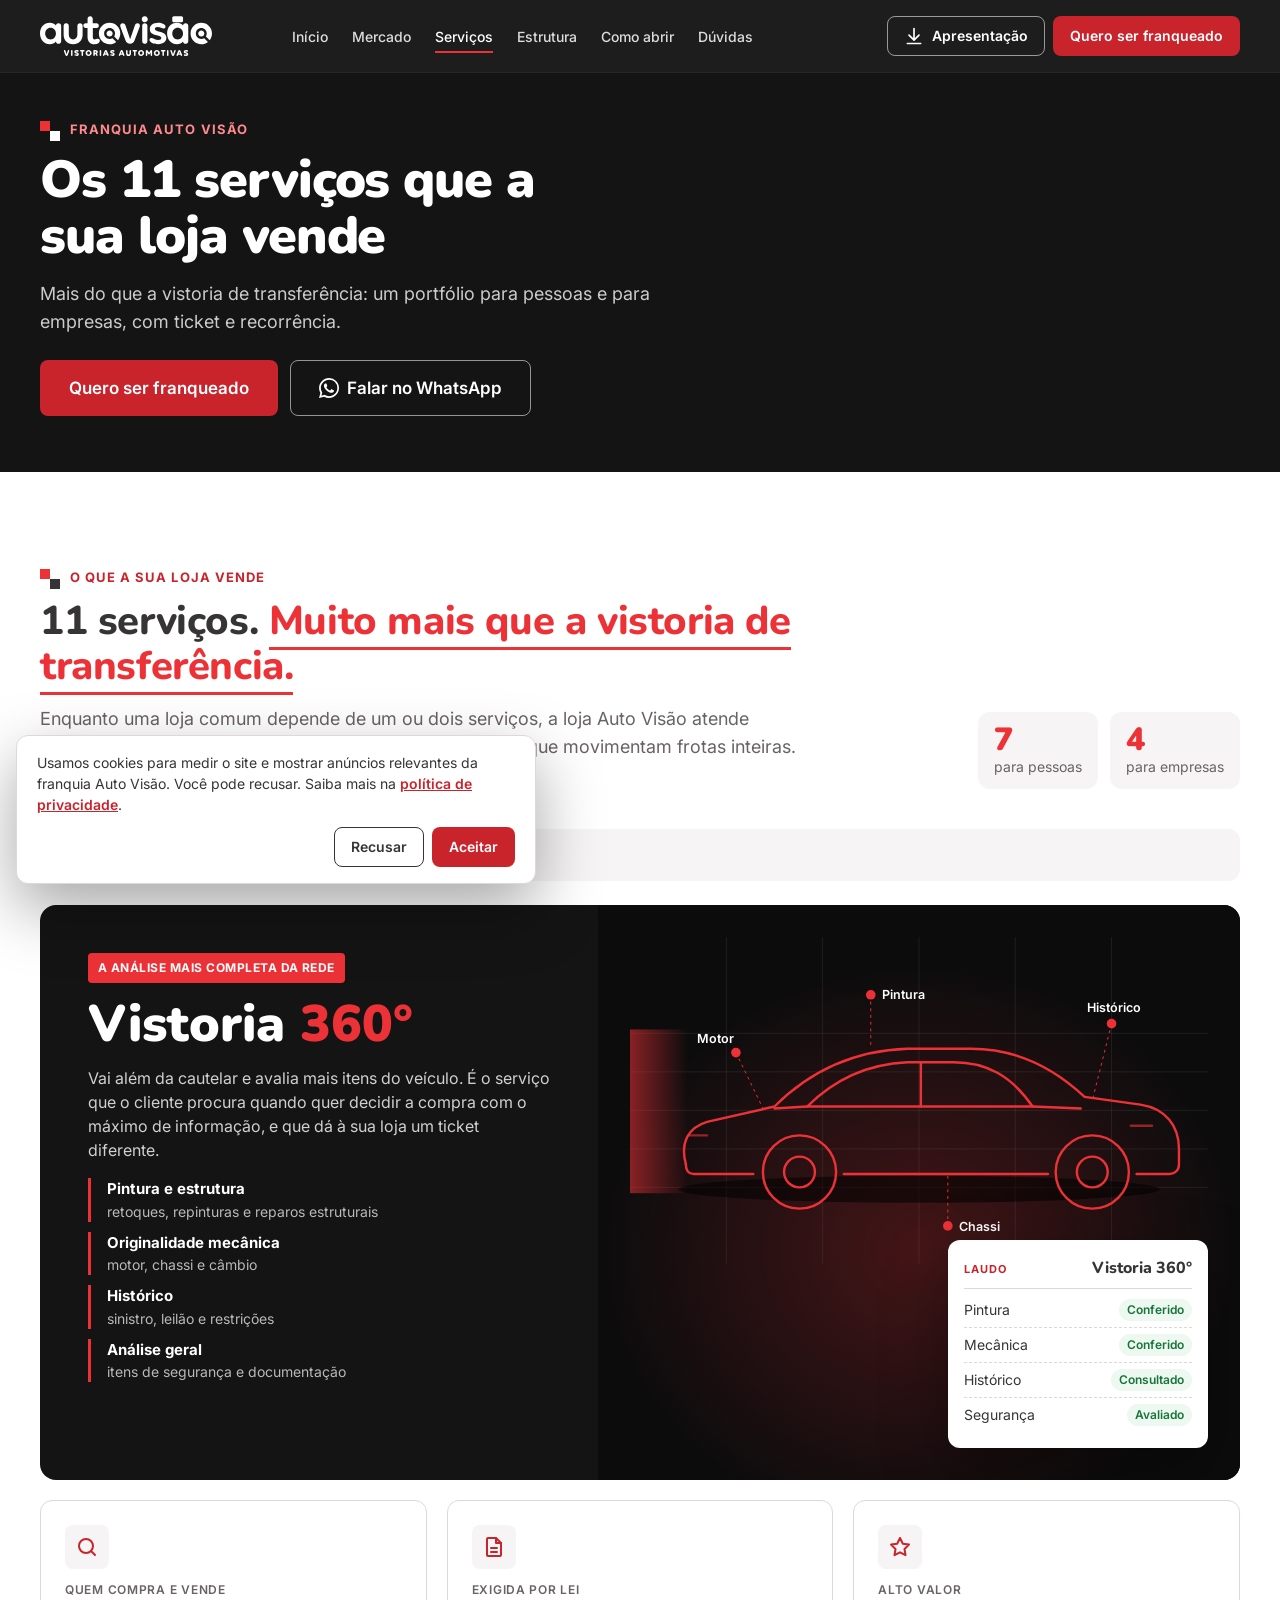
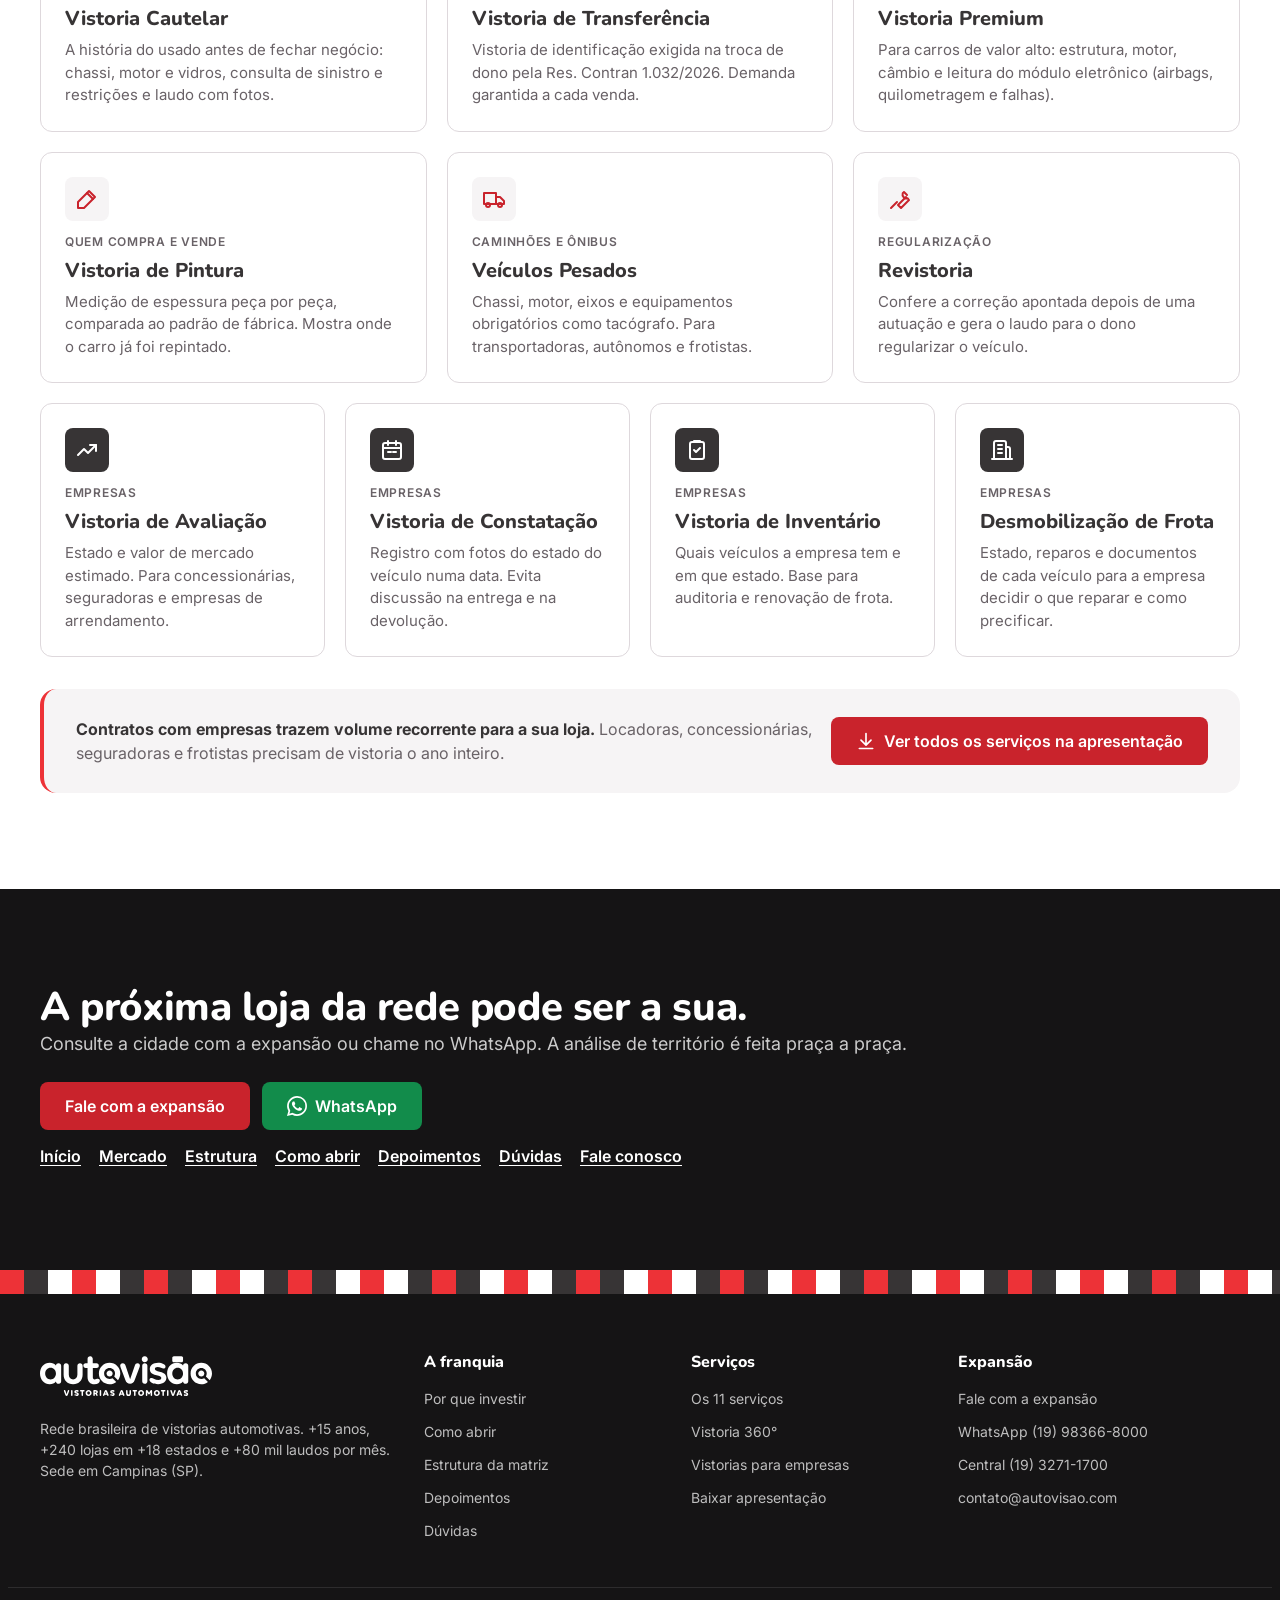
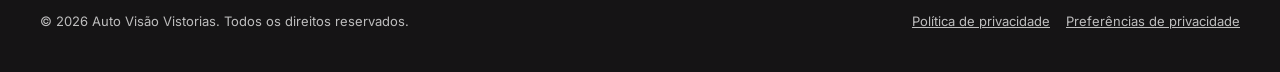
<file: servicos.html>
<!doctype html>
<html lang="pt-BR">
<head>
  <meta charset="utf-8">
  <meta name="viewport" content="width=device-width, initial-scale=1, viewport-fit=cover">
  <title>11 serviços da franquia Auto Visão | Vistoria 360°</title>
  <meta name="description" content="A loja Auto Visão vende 7 serviços para quem compra e vende e 4 para empresas, com destaque para a Vistoria 360°.">
  <meta name="robots" content="index, follow, max-image-preview:large, max-snippet:-1, max-video-preview:-1">
  <meta name="author" content="Auto Visão Vistorias">
  <meta name="theme-color" content="#151415">
  <link rel="canonical" href="https://sejaumfranqueado.autovisao.com/servicos">
  <link rel="icon" href="favicon.ico" sizes="48x48">
  <link rel="icon" type="image/svg+xml" href="assets/img/favicon.svg">
  <link rel="icon" type="image/png" sizes="32x32" href="assets/img/favicon-32.png">
  <link rel="apple-touch-icon" sizes="180x180" href="assets/img/apple-touch-icon.png">
  <link rel="manifest" href="site.webmanifest">
  <meta property="og:type" content="website">
  <meta property="og:locale" content="pt_BR">
  <meta property="og:site_name" content="Auto Visão Vistorias">
  <meta property="og:title" content="11 serviços da franquia Auto Visão | Vistoria 360°">
  <meta property="og:description" content="A loja Auto Visão vende 7 serviços para quem compra e vende e 4 para empresas, com destaque para a Vistoria 360°.">
  <meta property="og:url" content="https://sejaumfranqueado.autovisao.com/servicos">
  <meta property="og:image" content="https://sejaumfranqueado.autovisao.com/assets/img/og-preview.jpg">
  <meta property="og:image:secure_url" content="https://sejaumfranqueado.autovisao.com/assets/img/og-preview.jpg">
  <meta property="og:image:type" content="image/jpeg">
  <meta property="og:image:width" content="1200">
  <meta property="og:image:height" content="630">
  <meta property="og:image:alt" content="Franquia Auto Visão: +240 lojas, +18 estados, +80 mil laudos por mês">
  <meta name="twitter:card" content="summary_large_image">
  <meta name="twitter:title" content="11 serviços da franquia Auto Visão | Vistoria 360°">
  <meta name="twitter:description" content="A loja Auto Visão vende 7 serviços para quem compra e vende e 4 para empresas, com destaque para a Vistoria 360°.">
  <meta name="twitter:url" content="https://sejaumfranqueado.autovisao.com/servicos">
  <meta name="twitter:image" content="https://sejaumfranqueado.autovisao.com/assets/img/og-preview.jpg">
  <meta name="twitter:image:alt" content="Franquia Auto Visão">
  <link rel="preconnect" href="https://fonts.googleapis.com">
  <link rel="preconnect" href="https://fonts.gstatic.com" crossorigin>
  <link rel="preconnect" href="https://www.googletagmanager.com">
  <link rel="preconnect" href="https://connect.facebook.net">
  <link href="https://fonts.googleapis.com/css2?family=Inter:wght@400;500;600;700&family=Nunito:wght@800;900&display=swap" rel="stylesheet">
  <link rel="stylesheet" href="assets/css/styles.css">
  <script src="assets/js/config.js"></script>
  <script src="assets/js/tracking.js"></script>
  <script type="application/ld+json">
  {
    "@context": "https://schema.org",
    "@type": "WebPage",
    "@id": "https://sejaumfranqueado.autovisao.com/servicos#webpage",
    "url": "https://sejaumfranqueado.autovisao.com/servicos",
    "name": "11 serviços da franquia Auto Visão | Vistoria 360°",
    "description": "A loja Auto Visão vende 7 serviços para quem compra e vende e 4 para empresas, com destaque para a Vistoria 360°.",
    "inLanguage": "pt-BR",
    "isPartOf": { "@id": "https://sejaumfranqueado.autovisao.com/#website" },
    "about": { "@id": "https://sejaumfranqueado.autovisao.com/#organization" }
  }
  </script>
</head>
<body class="page-inner">
  <noscript><iframe src="https://www.googletagmanager.com/ns.html?id=GTM-M7TGT3T" height="0" width="0" style="display:none;visibility:hidden" title="GTM"></iframe></noscript>
  <noscript><img height="1" width="1" style="display:none" alt="" src="https://www.facebook.com/tr?id=2296327844222677&ev=PageView&noscript=1"></noscript>
  <svg width="0" height="0" style="position:absolute" aria-hidden="true">
    <defs>
      <symbol id="i-car" viewBox="0 0 24 24"><path d="M5 17h14M5 17a2 2 0 1 1-4 0v-4l2-5a2 2 0 0 1 2-1h14a2 2 0 0 1 2 1l2 5v4a2 2 0 1 1-4 0M5 17a2 2 0 0 0 4 0m6 0a2 2 0 0 0 4 0M3 12h18"/></symbol>
      <symbol id="i-search" viewBox="0 0 24 24"><circle cx="11" cy="11" r="7"/><path d="m20 20-4-4"/></symbol>
      <symbol id="i-doc" viewBox="0 0 24 24"><path d="M14 3H6a1 1 0 0 0-1 1v16a1 1 0 0 0 1 1h12a1 1 0 0 0 1-1V8z"/><path d="M14 3v5h5M9 13h6M9 17h6"/></symbol>
      <symbol id="i-paint" viewBox="0 0 24 24"><path d="m14 4 6 6L9 21H3v-6z"/><path d="m12 6 6 6"/></symbol>
      <symbol id="i-pin" viewBox="0 0 24 24"><path d="M12 21s-7-6.2-7-11a7 7 0 0 1 14 0c0 4.8-7 11-7 11z"/><circle cx="12" cy="10" r="2.5"/></symbol>
      <symbol id="i-calendar" viewBox="0 0 24 24"><rect x="3" y="5" width="18" height="16" rx="2"/><path d="M8 3v4M16 3v4M3 10h18M8 14h3M13 14h3"/></symbol>
      <symbol id="i-check" viewBox="0 0 24 24"><circle cx="12" cy="12" r="9"/><path d="m8 12 3 3 5-6"/></symbol>
      <symbol id="i-tick" viewBox="0 0 24 24"><path d="m5 12 5 5 9-10"/></symbol>
      <symbol id="i-x" viewBox="0 0 24 24"><path d="M6 6l12 12M18 6 6 18"/></symbol>
      <symbol id="i-arrow" viewBox="0 0 24 24"><path d="M4 12h16M14 6l6 6-6 6"/></symbol>
      <symbol id="i-down" viewBox="0 0 24 24"><path d="M12 3v13M6 11l6 6 6-6M4 21h16"/></symbol>
      <symbol id="i-chev" viewBox="0 0 24 24"><path d="m6 9 6 6 6-6"/></symbol>
      <symbol id="i-phone" viewBox="0 0 24 24"><path d="M5 3h3l2 5-2.5 1.5a11 11 0 0 0 7 7L16 14l5 2v3a2 2 0 0 1-2 2A17 17 0 0 1 3 5a2 2 0 0 1 2-2z"/></symbol>
      <symbol id="i-mail" viewBox="0 0 24 24"><rect x="3" y="5" width="18" height="14" rx="2"/><path d="m3 7 9 6 9-6"/></symbol>
      <symbol id="i-shield" viewBox="0 0 24 24"><path d="M12 3 4 6v6c0 5 3.5 8 8 9 4.5-1 8-4 8-9V6z"/><path d="m9 12 2 2 4-4"/></symbol>
      <symbol id="i-scale" viewBox="0 0 24 24"><path d="M12 3v18M7 21h10M5 7h14M5 7l-3 7a3 3 0 0 0 6 0zM19 7l-3 7a3 3 0 0 0 6 0z"/></symbol>
      <symbol id="i-users" viewBox="0 0 24 24"><circle cx="9" cy="8" r="3.5"/><path d="M2 21a7 7 0 0 1 14 0M16 4.5a3.5 3.5 0 0 1 0 7M22 21a7 7 0 0 0-4-6.3"/></symbol>
      <symbol id="i-grad" viewBox="0 0 24 24"><path d="m2 9 10-5 10 5-10 5z"/><path d="M6 11v5c0 1.5 3 3 6 3s6-1.5 6-3v-5M22 9v6"/></symbol>
      <symbol id="i-headset" viewBox="0 0 24 24"><path d="M4 14v-2a8 8 0 0 1 16 0v2"/><rect x="2" y="14" width="5" height="6" rx="1.5"/><rect x="17" y="14" width="5" height="6" rx="1.5"/></symbol>
      <symbol id="i-clipboard" viewBox="0 0 24 24"><rect x="5" y="4" width="14" height="17" rx="2"/><path d="M9 4V3h6v1M9 12l2 2 4-4"/></symbol>
      <symbol id="i-monitor" viewBox="0 0 24 24"><rect x="2" y="4" width="20" height="13" rx="2"/><path d="M8 21h8M12 17v4M6 10h4M6 13h7"/></symbol>
      <symbol id="i-cpu" viewBox="0 0 24 24"><rect x="5" y="5" width="14" height="14" rx="2"/><rect x="9" y="9" width="6" height="6"/><path d="M9 2v3M15 2v3M9 19v3M15 19v3M2 9h3M2 15h3M19 9h3M19 15h3"/></symbol>
      <symbol id="i-briefcase" viewBox="0 0 24 24"><rect x="3" y="7" width="18" height="13" rx="2"/><path d="M8 7V5a2 2 0 0 1 2-2h4a2 2 0 0 1 2 2v2M3 13h18"/></symbol>
      <symbol id="i-megaphone" viewBox="0 0 24 24"><path d="M3 10v4h4l8 5V5L7 10z"/><path d="M19 8a5 5 0 0 1 0 8"/></symbol>
      <symbol id="i-mic" viewBox="0 0 24 24"><rect x="9" y="2" width="6" height="12" rx="3"/><path d="M5 11a7 7 0 0 0 14 0M12 18v4"/></symbol>
      <symbol id="i-trend" viewBox="0 0 24 24"><path d="m3 17 6-6 4 4 8-8"/><path d="M15 7h6v6"/></symbol>
      <symbol id="i-truck" viewBox="0 0 24 24"><path d="M2 6h12v11H2zM14 10h4l4 4v3h-8z"/><circle cx="6" cy="18" r="2"/><circle cx="18" cy="18" r="2"/></symbol>
      <symbol id="i-building" viewBox="0 0 24 24"><path d="M4 21V5a2 2 0 0 1 2-2h8a2 2 0 0 1 2 2v16M16 9h2a2 2 0 0 1 2 2v10M2 21h20M8 7h4M8 11h4M8 15h4"/></symbol>
      <symbol id="i-layers" viewBox="0 0 24 24"><path d="m12 3 9 5-9 5-9-5z"/><path d="m3 13 9 5 9-5"/></symbol>
      <symbol id="i-store" viewBox="0 0 24 24"><path d="M3 9 5 4h14l2 5M3 9h18v2a3 3 0 0 1-6 0 3 3 0 0 1-6 0 3 3 0 0 1-6 0zM5 13v8h14v-8M10 21v-5h4v5"/></symbol>
      <symbol id="i-wrench" viewBox="0 0 24 24"><path d="M14.7 6.3a4 4 0 0 0 5 5L21 13l-8 8-3-3 8-8M14.7 6.3 16 5l3 3M3 21l6-6"/></symbol>
      <symbol id="i-lock" viewBox="0 0 24 24"><rect x="4" y="11" width="16" height="10" rx="2"/><path d="M8 11V7a4 4 0 0 1 8 0v4"/></symbol>
      <symbol id="i-star" viewBox="0 0 24 24"><path d="m12 3 2.8 5.7 6.2.9-4.5 4.4 1 6.2L12 17.3 6.5 20.2l1-6.2L3 9.6l6.2-.9z"/></symbol>
      <symbol id="i-wpp" viewBox="0 0 24 24"><path fill="currentColor" stroke="none" d="M20.5 3.5A11.8 11.8 0 0 0 12 0C5.5 0 .1 5.4.1 12c0 2.1.6 4.2 1.6 6L0 24l6.2-1.6a11.9 11.9 0 0 0 5.8 1.5c6.6 0 12-5.4 12-12 0-3.2-1.2-6.2-3.5-8.4ZM12 21.8a9.9 9.9 0 0 1-5-1.4l-.4-.2-3.7 1 1-3.6-.2-.4a9.9 9.9 0 0 1-1.5-5.3c0-5.5 4.4-9.9 9.9-9.9 2.6 0 5.1 1 7 2.9a9.8 9.8 0 0 1 2.9 7c0 5.5-4.5 9.9-10 9.9Zm5.4-7.4c-.3-.1-1.8-.9-2-1-.3-.1-.5-.1-.7.2l-.9 1.2c-.2.2-.4.2-.7.1-.3-.2-1.3-.5-2.4-1.5-.9-.8-1.5-1.8-1.7-2.1-.2-.3 0-.5.1-.6l.5-.5.3-.5c.1-.2 0-.4 0-.5l-.9-2.2c-.2-.6-.5-.5-.7-.5h-.6c-.2 0-.5.1-.8.4-.3.3-1 1-1 2.5s1.1 2.9 1.2 3.1c.2.2 2.1 3.2 5.1 4.5l1.7.6c.7.2 1.4.2 1.9.1.6-.1 1.8-.7 2-1.4.2-.7.2-1.3.2-1.4-.1-.1-.3-.2-.6-.3Z"/></symbol>
    </defs>
  </svg>
  <a class="skip-link" href="#conteudo">Pular para o conteúdo</a>
  <header class="header is-solid" id="topo">
    <div class="container header__inner">
      <a class="header__logo" href="/" aria-label="Auto Visão Vistorias, ir para a página inicial">
        <img src="assets/img/logo-autovisao-branco.svg" alt="Auto Visão Vistorias Automotivas" width="172" height="40">
      </a>
      <nav class="nav" aria-label="Navegação principal">
        <a href="/">Início</a>
        <a href="/mercado">Mercado</a>
        <a href="/servicos" aria-current="page">Serviços</a>
        <a href="/estrutura-e-suporte">Estrutura</a>
        <a href="/como-funciona">Como abrir</a>
        <a href="/duvidas">Dúvidas</a>
      </nav>
      <div class="header__actions">
        <a class="btn btn--ghost-light btn--sm hide-sm" href="/#apresentacao" data-track="header_apresentacao" data-loc="header">
          <svg class="ico" aria-hidden="true"><use href="#i-down"/></svg> Apresentação
        </a>
        <a class="btn btn--primary btn--sm" href="/fale-conosco" data-track="header_quero" data-loc="header">Quero ser franqueado</a>
        <button class="menu-btn" id="menuBtn" type="button" aria-label="Abrir menu" aria-expanded="false" aria-controls="drawer">
          <span></span><span></span><span></span>
        </button>
      </div>
    </div>
    <div class="progress" id="progress" aria-hidden="true"></div>
  </header>
  <div class="drawer" id="drawer" hidden>
    <nav class="drawer__nav" aria-label="Menu">
        <a href="/">Início</a>
        <a href="/mercado">Mercado</a>
        <a href="/servicos" aria-current="page">Serviços</a>
        <a href="/estrutura-e-suporte">Estrutura</a>
        <a href="/como-funciona">Como abrir</a>
        <a href="/duvidas">Dúvidas</a>
        <a href="/depoimentos">Depoimentos</a>
    </nav>
    <a class="btn btn--primary btn--block" href="/fale-conosco" data-track="drawer_quero" data-loc="drawer">Quero ser franqueado</a>
    <a class="btn btn--wpp btn--block" href="https://wa.me/5519983668000?text=Ol%C3%A1!%20Quero%20abrir%20uma%20franquia%20Auto%20Vis%C3%A3o." target="_blank" rel="noopener" data-track="drawer_whatsapp" data-loc="drawer">
      <svg class="ico" aria-hidden="true"><use href="#i-wpp"/></svg> Falar no WhatsApp
    </a>
  </div>
  <main id="conteudo">

    <section class="page-hero" id="inicio" aria-labelledby="page-title">
      <div class="container">
        <p class="eyebrow eyebrow--light">Franquia Auto Visão</p>
        <h1 id="page-title">Os 11 serviços que a sua loja vende</h1>
        <p class="lead lead--light">Mais do que a vistoria de transferência: um portfólio para pessoas e para empresas, com ticket e recorrência.</p>
        <div class="page-hero__actions">
          <a class="btn btn--primary btn--lg" href="/fale-conosco" data-track="hero_quero" data-loc="hero">Quero ser franqueado</a>
          <a class="btn btn--ghost-light btn--lg" href="https://wa.me/5519983668000?text=Ol%C3%A1!%20Quero%20abrir%20uma%20franquia%20Auto%20Vis%C3%A3o." target="_blank" rel="noopener" data-track="hero_whatsapp" data-loc="hero"><svg class="ico" aria-hidden="true"><use href="#i-wpp"/></svg> Falar no WhatsApp</a>
        </div>
      </div>
    </section>
<section class="sec" id="servicos" aria-labelledby="servicos-title">
      <div class="container">
        <header class="sec-head sec-head--row" data-reveal>
          <div>
            <p class="eyebrow">O que a sua loja vende</p>
            <h2 id="servicos-title" class="h2">11 serviços. <span class="hl">Muito mais que a vistoria de transferência.</span></h2>
            <p class="lead">Enquanto uma loja comum depende de um ou dois serviços, a loja Auto Visão atende quem compra, quem vende, quem financia e as empresas que movimentam frotas inteiras. Mais motivos para o cliente entrar. Mais receita por cliente.</p>
          </div>
          <div class="seg-count" aria-hidden="true">
            <span><strong>7</strong> para pessoas</span>
            <span><strong>4</strong> para empresas</span>
          </div>
        </header>

        <div class="tabs" role="tablist" aria-label="Filtrar serviços">
          <button class="tab is-active" role="tab" aria-selected="true" data-filter="all">Todos (11)</button>
          <button class="tab" role="tab" aria-selected="false" data-filter="b2c">Quem compra e vende (7)</button>
          <button class="tab" role="tab" aria-selected="false" data-filter="b2b">Empresas e frotas (4)</button>
        </div>

        <div class="services">
          <article class="svc-feature" data-cat="b2c" data-reveal="zoom">
            <div class="svc-feature__copy">
              <span class="badge badge--red">A análise mais completa da rede</span>
              <h3 class="svc-feature__title">Vistoria <span class="hl">360°</span></h3>
              <p>Vai além da cautelar e avalia mais itens do veículo. É o serviço que o cliente procura quando quer decidir a compra com o máximo de informação, e que dá à sua loja um ticket diferente.</p>
              <ul class="svc-feature__list">
                <li><strong>Pintura e estrutura</strong> retoques, repinturas e reparos estruturais</li>
                <li><strong>Originalidade mecânica</strong> motor, chassi e câmbio</li>
                <li><strong>Histórico</strong> sinistro, leilão e restrições</li>
                <li><strong>Análise geral</strong> itens de segurança e documentação</li>
              </ul>
            </div>
            <div class="svc-feature__art" aria-hidden="true">
              <!-- Ilustração original: varredura 360° -->
              <svg class="car-scan" viewBox="0 0 600 340" fill="none">
                <defs>
                  <linearGradient id="scanGrad" x1="0" x2="1"><stop offset="0" stop-color="#ED3237" stop-opacity="0"/><stop offset=".5" stop-color="#ED3237" stop-opacity=".55"/><stop offset="1" stop-color="#ED3237" stop-opacity="0"/></linearGradient>
                </defs>
                <g stroke="#ffffff" stroke-opacity=".08">
                  <path d="M0 260h600M0 220h600M0 180h600M0 140h600M0 100h600M100 0v340M200 0v340M300 0v340M400 0v340M500 0v340"/>
                </g>
                <ellipse cx="300" cy="262" rx="250" ry="14" fill="#000" opacity=".55"/>
                <g stroke="#ED3237" stroke-width="2.5" stroke-linejoin="round" stroke-linecap="round">
                  <path d="M58 236c-6-22 2-38 22-44l70-16c34-34 78-58 138-60h66c46 0 84 18 118 50l58 8c26 4 40 22 40 46v16c0 6-4 10-10 10h-34"/>
                  <path d="M434 246H222M128 246H66c-6 0-8-4-8-10"/>
                  <path d="M184 176c26-26 60-44 104-46h48c34 0 60 14 82 46z"/>
                  <path d="M302 130v46M150 178l34-2M418 176l50 2"/>
                  <circle cx="176" cy="244" r="38"/><circle cx="176" cy="244" r="16"/>
                  <circle cx="480" cy="244" r="38"/><circle cx="480" cy="244" r="16"/>
                  <path d="M520 196h22M60 206h20" stroke-opacity=".6"/>
                </g>
                <rect class="car-scan__beam" x="-60" y="96" width="120" height="170" fill="url(#scanGrad)"/>
                <g font-family="Inter, sans-serif" font-size="13" font-weight="600" fill="#fff">
                  <g transform="translate(250 60)"><circle r="5" fill="#ED3237"/><path d="M0 0v52" stroke="#ED3237" stroke-dasharray="3 4"/><text x="12" y="4">Pintura</text></g>
                  <g transform="translate(110 120)"><circle r="5" fill="#ED3237"/><path d="M0 0l30 62" stroke="#ED3237" stroke-dasharray="3 4"/><text x="-40" y="-10">Motor</text></g>
                  <g transform="translate(330 300)"><circle r="5" fill="#ED3237"/><path d="M0 0v-52" stroke="#ED3237" stroke-dasharray="3 4"/><text x="12" y="5">Chassi</text></g>
                  <g transform="translate(500 90)"><circle r="5" fill="#ED3237"/><path d="M0 0l-20 80" stroke="#ED3237" stroke-dasharray="3 4"/><text x="-26" y="-12">Histórico</text></g>
                </g>
              </svg>
              <div class="laudo">
                <div class="laudo__head"><span>LAUDO</span><strong>Vistoria 360°</strong></div>
                <ul>
                  <li><span>Pintura</span><em class="ok">Conferido</em></li>
                  <li><span>Mecânica</span><em class="ok">Conferido</em></li>
                  <li><span>Histórico</span><em class="ok">Consultado</em></li>
                  <li><span>Segurança</span><em class="ok">Avaliado</em></li>
                </ul>
              </div>
            </div>
          </article>

          <article class="svc" data-cat="b2c" data-reveal><span class="svc__icon"><svg class="ico ico--lg" aria-hidden="true"><use href="#i-search"/></svg></span><span class="svc__tag">Quem compra e vende</span><h3 class="svc__t">Vistoria Cautelar</h3><p>A história do usado antes de fechar negócio: chassi, motor e vidros, consulta de sinistro e restrições e laudo com fotos.</p></article>
          <article class="svc" data-cat="b2c" data-reveal><span class="svc__icon"><svg class="ico ico--lg" aria-hidden="true"><use href="#i-doc"/></svg></span><span class="svc__tag">Exigida por lei</span><h3 class="svc__t">Vistoria de Transferência</h3><p>Vistoria de identificação exigida na troca de dono pela Res. Contran 1.032/2026. Demanda garantida a cada venda.</p></article>
          <article class="svc" data-cat="b2c" data-reveal><span class="svc__icon"><svg class="ico ico--lg" aria-hidden="true"><use href="#i-star"/></svg></span><span class="svc__tag">Alto valor</span><h3 class="svc__t">Vistoria Premium</h3><p>Para carros de valor alto: estrutura, motor, câmbio e leitura do módulo eletrônico (airbags, quilometragem e falhas).</p></article>
          <article class="svc" data-cat="b2c" data-reveal><span class="svc__icon"><svg class="ico ico--lg" aria-hidden="true"><use href="#i-paint"/></svg></span><span class="svc__tag">Quem compra e vende</span><h3 class="svc__t">Vistoria de Pintura</h3><p>Medição de espessura peça por peça, comparada ao padrão de fábrica. Mostra onde o carro já foi repintado.</p></article>
          <article class="svc" data-cat="b2c" data-reveal><span class="svc__icon"><svg class="ico ico--lg" aria-hidden="true"><use href="#i-truck"/></svg></span><span class="svc__tag">Caminhões e ônibus</span><h3 class="svc__t">Veículos Pesados</h3><p>Chassi, motor, eixos e equipamentos obrigatórios como tacógrafo. Para transportadoras, autônomos e frotistas.</p></article>
          <article class="svc" data-cat="b2c" data-reveal><span class="svc__icon"><svg class="ico ico--lg" aria-hidden="true"><use href="#i-wrench"/></svg></span><span class="svc__tag">Regularização</span><h3 class="svc__t">Revistoria</h3><p>Confere a correção apontada depois de uma autuação e gera o laudo para o dono regularizar o veículo.</p></article>
          <article class="svc svc--b2b" data-cat="b2b" data-reveal><span class="svc__icon"><svg class="ico ico--lg" aria-hidden="true"><use href="#i-trend"/></svg></span><span class="svc__tag">Empresas</span><h3 class="svc__t">Vistoria de Avaliação</h3><p>Estado e valor de mercado estimado. Para concessionárias, seguradoras e empresas de arrendamento.</p></article>
          <article class="svc svc--b2b" data-cat="b2b" data-reveal><span class="svc__icon"><svg class="ico ico--lg" aria-hidden="true"><use href="#i-calendar"/></svg></span><span class="svc__tag">Empresas</span><h3 class="svc__t">Vistoria de Constatação</h3><p>Registro com fotos do estado do veículo numa data. Evita discussão na entrega e na devolução.</p></article>
          <article class="svc svc--b2b" data-cat="b2b" data-reveal><span class="svc__icon"><svg class="ico ico--lg" aria-hidden="true"><use href="#i-clipboard"/></svg></span><span class="svc__tag">Empresas</span><h3 class="svc__t">Vistoria de Inventário</h3><p>Quais veículos a empresa tem e em que estado. Base para auditoria e renovação de frota.</p></article>
          <article class="svc svc--b2b" data-cat="b2b" data-reveal><span class="svc__icon"><svg class="ico ico--lg" aria-hidden="true"><use href="#i-building"/></svg></span><span class="svc__tag">Empresas</span><h3 class="svc__t">Desmobilização de Frota</h3><p>Estado, reparos e documentos de cada veículo para a empresa decidir o que reparar e como precificar.</p></article>
        </div>

        <div class="band-cta" data-reveal>
          <p><strong>Contratos com empresas trazem volume recorrente para a sua loja.</strong> Locadoras, concessionárias, seguradoras e frotistas precisam de vistoria o ano inteiro.</p>
          <a class="btn btn--primary" href="/#apresentacao" data-track="servicos_apresentacao" data-loc="servicos"><svg class="ico" aria-hidden="true"><use href="#i-down"/></svg> Ver todos os serviços na apresentação</a>
        </div>
      </div>
    </section>

    <section class="sec sec--dark" id="proximo" aria-labelledby="proximo-title">
      <div class="container">
        <h2 id="proximo-title" class="h2">A próxima loja da rede pode ser a sua.</h2>
        <p class="lead lead--light">Consulte a cidade com a expansão ou chame no WhatsApp. A análise de território é feita praça a praça.</p>
        <div class="page-hero__actions">
          <a class="btn btn--primary" href="/fale-conosco" data-track="rodape_quero" data-loc="proximo">Fale com a expansão</a>
          <a class="btn btn--wpp" href="https://wa.me/5519983668000?text=Ol%C3%A1!%20Quero%20abrir%20uma%20franquia%20Auto%20Vis%C3%A3o." target="_blank" rel="noopener" data-track="rodape_whatsapp" data-loc="proximo"><svg class="ico" aria-hidden="true"><use href="#i-wpp"/></svg> WhatsApp</a>
        </div>
        <nav class="page-related" aria-label="Outras páginas"><a href="/">Início</a><a href="/mercado">Mercado</a><a href="/estrutura-e-suporte">Estrutura</a><a href="/como-funciona">Como abrir</a><a href="/depoimentos">Depoimentos</a><a href="/duvidas">Dúvidas</a><a href="/fale-conosco">Fale conosco</a></nav>
      </div>
    </section>
  </main>
  <footer class="footer">
    <div class="checker checker--top" aria-hidden="true"></div>
    <div class="container footer__grid">
      <div>
        <a href="/" aria-label="Página inicial da franquia Auto Visão"><img src="assets/img/logo-autovisao-branco.svg" alt="Auto Visão Vistorias Automotivas" width="172" height="40" loading="lazy"></a>
        <p>Rede brasileira de vistorias automotivas. +15 anos, +240 lojas em +18 estados e +80 mil laudos por mês. Sede em Campinas (SP).</p>
      </div>
      <nav aria-label="Seções">
        <h2 class="footer__h">A franquia</h2>
        <a href="/mercado">Por que investir</a>
        <a href="/como-funciona">Como abrir</a>
        <a href="/estrutura-e-suporte">Estrutura da matriz</a>
        <a href="/depoimentos">Depoimentos</a>
        <a href="/duvidas">Dúvidas</a>
      </nav>
      <nav aria-label="Serviços">
        <h2 class="footer__h">Serviços</h2>
        <a href="/servicos">Os 11 serviços</a>
        <a href="/servicos">Vistoria 360°</a>
        <a href="/servicos">Vistorias para empresas</a>
        <a href="/#apresentacao">Baixar apresentação</a>
      </nav>
      <div>
        <h2 class="footer__h">Expansão</h2>
        <a href="/fale-conosco">Fale com a expansão</a>
        <a href="https://wa.me/5519983668000?text=Ol%C3%A1!%20Quero%20abrir%20uma%20franquia%20Auto%20Vis%C3%A3o." target="_blank" rel="noopener" data-track="footer_whatsapp" data-loc="footer">WhatsApp (19) 98366-8000</a>
        <a href="tel:+551932711700" data-track="footer_telefone" data-loc="footer">Central (19) 3271-1700</a>
        <a href="mailto:contato@autovisao.com" data-track="footer_email" data-loc="footer">contato@autovisao.com</a>
      </div>
    </div>
    <div class="container footer__bottom">
      <p>© 2026 Auto Visão Vistorias. Todos os direitos reservados.</p>
      <p class="footer__legal">
        <a href="/privacidade">Política de privacidade</a>
        <button class="link-btn" type="button" id="openConsent" data-track="abrir_consentimento" data-loc="footer">Preferências de privacidade</button>
      </p>
    </div>
  </footer>
  <div class="mobile-bar" id="mobileBar">
    <a class="btn btn--secondary-dark" href="/fale-conosco" data-track="mobilebar_quero" data-loc="mobile-bar">Quero ser franqueado</a>
    <a class="btn btn--wpp" href="https://wa.me/5519983668000?text=Ol%C3%A1!%20Quero%20abrir%20uma%20franquia%20Auto%20Vis%C3%A3o." target="_blank" rel="noopener" data-track="mobilebar_whatsapp" data-loc="mobile-bar"><svg class="ico" aria-hidden="true"><use href="#i-wpp"/></svg> WhatsApp</a>
  </div>
  <div class="cookie" id="cookieBanner" hidden role="region" aria-label="Privacidade">
    <p>Usamos cookies para medir o site e mostrar anúncios relevantes da franquia Auto Visão. Você pode recusar. Saiba mais na <a href="/privacidade">política de privacidade</a>.</p>
    <div class="cookie__actions">
      <button class="btn btn--secondary btn--sm" type="button" data-consent="denied" data-track="consent_recusar" data-loc="consentimento">Recusar</button>
      <button class="btn btn--primary btn--sm" type="button" data-consent="granted" data-track="consent_aceitar" data-loc="consentimento">Aceitar</button>
    </div>
  </div>
  <script src="assets/js/main.js" defer></script>
</body>
</html>
</file>
<file: assets/css/styles.css>
/* =========================================================================
   AUTO VISÃO · LANDING PAGE DE FRANQUIAS
   Tokens do Design System Auto Visão v1.1 (out/2026)
   ========================================================================= */
:root {
  /* Base (marca) */
  --brand-red: #ED3237;
  --brand-graphite: #373435;
  --white: #FFFFFF;
  /* Função */
  --action: #C9232C;
  --action-hover: #B51C25;
  --action-pressed: #A21B23;
  --impact: #151415;
  /* Neutros de interface */
  --text: #373435;
  --text-2: #696267;
  --border: #8C8288;
  --divider: #DED8DC;
  --surface: #F6F4F5;
  /* Estados */
  --ok: #18743B; --ok-bg: #EDF8F0;
  --warn: #805500; --warn-bg: #FFF6DE;
  --err: #B42318; --err-bg: #FFF0ED;
  --info: #165EA8; --info-bg: #EFF6FF;
  /* WhatsApp (canal, não marca) */
  --wpp: #128C4B; --wpp-hover: #0E733D;

  /* Tipografia */
  --font-display: 'Nunito', system-ui, sans-serif;
  --font-body: 'Inter', system-ui, -apple-system, 'Segoe UI', sans-serif;

  /* Raios: 0 fotos/mosaico · 8 botões/campos · 12 cards · 16 painéis */
  --r-ctl: 8px; --r-card: 12px; --r-panel: 16px;
  /* Movimento: 120/180/240ms */
  --t1: 120ms; --t2: 180ms; --t3: 240ms;
  --ease: cubic-bezier(.2, .7, .2, 1);

  --container: 1200px;
  --gutter: 16px;
  --header-h: 72px;
  --shadow: 0 1px 2px rgba(21, 20, 21, .06), 0 8px 24px rgba(21, 20, 21, .08);
  --shadow-lg: 0 24px 64px rgba(0, 0, 0, .35);
}
@media (min-width: 768px) { :root { --gutter: 24px; } }
@media (min-width: 1200px) { :root { --gutter: 32px; } }

*, *::before, *::after { box-sizing: border-box; }
html { scroll-behavior: smooth; scroll-padding-top: calc(var(--header-h) + 8px); -webkit-text-size-adjust: 100%; }
body { margin: 0; font-family: var(--font-body); font-size: 16px; line-height: 1.5; color: var(--text); background: var(--white); -webkit-font-smoothing: antialiased; overflow-x: hidden; }
img, svg { display: block; max-width: 100%; }
[hidden] { display: none !important; }
img { height: auto; }
a { color: inherit; }
h1, h2, h3, p, ul, ol, figure, blockquote { margin: 0; }
ul, ol { padding: 0; list-style: none; }
button, input, select, textarea { font: inherit; color: inherit; }
:focus-visible { outline: 2px solid var(--impact); outline-offset: 2px; }
.sec--dark :focus-visible, .hero :focus-visible, .sec--red :focus-visible, .footer :focus-visible { outline-color: var(--white); }

.container { width: 100%; max-width: calc(var(--container) + var(--gutter) * 2); margin: 0 auto; padding: 0 var(--gutter); }
.skip-link { position: absolute; left: 8px; top: -60px; z-index: 200; background: var(--impact); color: #fff; padding: 12px 16px; border-radius: var(--r-ctl); text-decoration: none; }
.skip-link:focus { top: 8px; }
.ico { width: 20px; height: 20px; fill: none; stroke: currentColor; stroke-width: 2; stroke-linecap: round; stroke-linejoin: round; flex: none; }
.ico--sm { width: 16px; height: 16px; }
.ico--lg { width: 24px; height: 24px; }

/* ---------- Tipografia (DS p.11) ---------- */
.display { font-family: var(--font-display); font-weight: 900; font-size: clamp(36px, 6vw, 60px); line-height: 1.05; letter-spacing: -.02em; }
.h2 { font-family: var(--font-display); font-weight: 800; font-size: clamp(28px, 3.6vw, 40px); line-height: 1.12; letter-spacing: -.01em; }
.h2--sm { font-size: clamp(24px, 2.6vw, 30px); }
.h3 { font-family: var(--font-display); font-weight: 800; font-size: 20px; line-height: 1.25; }
.lead { font-size: 18px; line-height: 28px; color: var(--text-2); }
.lead--light { color: rgba(255, 255, 255, .78); }
.lead--white { color: rgba(255, 255, 255, .92); }
.hl { color: var(--brand-red); }
.h2--white, .h2--white .hl { color: #fff; }
.eyebrow { font-size: 13px; font-weight: 700; letter-spacing: .08em; text-transform: uppercase; color: var(--action); margin-bottom: 12px; display: flex; align-items: center; gap: 10px; }
.eyebrow::before { content: ""; width: 10px; height: 10px; background: var(--brand-red); box-shadow: 10px 10px 0 var(--brand-graphite); margin-right: 10px; flex: none; transform: translateY(-4px); }
.eyebrow--light { color: #FF8A8E; }
.eyebrow--light::before { box-shadow: 10px 10px 0 #fff; }
.eyebrow--white { color: #fff; }
.eyebrow--white::before { background: #fff; box-shadow: 10px 10px 0 var(--impact); }
.source { font-size: 12px; line-height: 16px; color: var(--text-2); margin-top: 16px; }
.source--light { color: rgba(255, 255, 255, .5); margin-top: 32px; }

/* ---------- Botões (DS p.17) ---------- */
.btn { display: inline-flex; align-items: center; justify-content: center; gap: 8px; min-height: 48px; padding: 0 24px; border-radius: var(--r-ctl); border: 1px solid transparent; font-weight: 600; font-size: 16px; line-height: 1.2; text-decoration: none; cursor: pointer; transition: background var(--t2) var(--ease), color var(--t2), border-color var(--t2), transform var(--t1); text-align: center; }
@media (min-width: 768px) { .btn { white-space: nowrap; } }
.btn:active { transform: translateY(1px); }
.btn--sm { min-height: 40px; padding: 0 16px; font-size: 14px; }
.btn--lg { min-height: 56px; padding: 0 28px; font-size: 17px; }
.btn--block { width: 100%; }
.btn--primary { background: var(--action); color: #fff; }
.btn--primary:hover { background: var(--action-hover); }
.btn--primary:active { background: var(--action-pressed); }
.btn--secondary { background: #fff; color: var(--text); border-color: var(--text); }
.btn--secondary:hover { background: var(--surface); }
.btn--secondary-dark { background: var(--impact); color: #fff; }
.btn--ghost-light { background: transparent; color: #fff; border-color: rgba(255, 255, 255, .55); }
.btn--ghost-light:hover { background: rgba(255, 255, 255, .1); border-color: #fff; }
.btn--wpp { background: var(--wpp); color: #fff; }
.btn--wpp:hover { background: var(--wpp-hover); }
.btn[disabled], .btn[aria-busy="true"] { cursor: progress; opacity: .85; }
.link-btn { background: none; border: 0; padding: 0; color: inherit; text-decoration: underline; cursor: pointer; font-size: 13px; }

/* ---------- Header ---------- */
.header { position: fixed; inset: 0 0 auto 0; z-index: 100; height: var(--header-h); background: transparent; transition: background var(--t3) var(--ease), box-shadow var(--t3); }
.header.is-solid { background: rgba(21, 20, 21, .96); box-shadow: 0 1px 0 rgba(255, 255, 255, .08); backdrop-filter: blur(8px); }
.header__inner { height: 100%; display: flex; align-items: center; gap: 24px; }
.header__logo { flex: none; }
.header__logo img { height: 40px; width: auto; }
.nav { display: none; gap: 4px; margin: 0 auto; }
.nav a { color: rgba(255, 255, 255, .85); text-decoration: none; font-size: 14px; font-weight: 500; padding: 8px 10px; border-radius: 6px; position: relative; transition: color var(--t2); }
.nav a:hover, .nav a.is-active { color: #fff; }
.nav a.is-active::after { content: ""; position: absolute; left: 10px; right: 10px; bottom: 2px; height: 2px; background: var(--brand-red); }
.header__actions { display: flex; align-items: center; gap: 8px; margin-left: auto; }
.menu-btn { width: 44px; height: 44px; display: inline-flex; flex-direction: column; justify-content: center; align-items: center; gap: 5px; background: transparent; border: 1px solid rgba(255, 255, 255, .3); border-radius: var(--r-ctl); cursor: pointer; }
.menu-btn span { width: 18px; height: 2px; background: #fff; transition: transform var(--t2), opacity var(--t2); }
.menu-btn[aria-expanded="true"] span:nth-child(1) { transform: translateY(7px) rotate(45deg); }
.menu-btn[aria-expanded="true"] span:nth-child(2) { opacity: 0; }
.menu-btn[aria-expanded="true"] span:nth-child(3) { transform: translateY(-7px) rotate(-45deg); }
.hide-sm { display: none; }
@media (max-width: 479px) { .header__actions .btn--primary { display: none; } }
@media (min-width: 900px) { .hide-sm { display: inline-flex; } }
@media (min-width: 1100px) { .nav { display: flex; } .menu-btn { display: none; } .header__inner { gap: 16px; } }

.drawer { position: fixed; inset: var(--header-h) 0 0 0; z-index: 99; background: var(--impact); padding: 24px var(--gutter) 32px; display: flex; flex-direction: column; gap: 12px; overflow-y: auto; }
.drawer[hidden] { display: none; }
.drawer__nav { display: flex; flex-direction: column; margin-bottom: 16px; }
.drawer__nav a { color: #fff; text-decoration: none; font-family: var(--font-display); font-weight: 800; font-size: 22px; padding: 14px 0; border-bottom: 1px solid rgba(255, 255, 255, .1); }

/* ---------- Mosaico / quadriculado (DS p.13) ---------- */
.checker { height: 24px; background:
  linear-gradient(90deg, var(--brand-red) 0 24px, var(--brand-graphite) 24px 48px, #fff 48px 72px, var(--brand-red) 72px 96px, #fff 96px 120px, var(--brand-graphite) 120px 144px) 0 0 / 144px 24px repeat-x; }

/* ---------- Hero ---------- */
.hero { position: relative; background: var(--impact); color: #fff; padding-top: var(--header-h); overflow: hidden; }
.hero::before { content: ""; position: absolute; inset: 0; background: radial-gradient(60% 70% at 78% 40%, rgba(237, 50, 55, .28), transparent 70%); pointer-events: none; }
.hero__mosaic { position: absolute; top: calc(var(--header-h) + 8px); right: 0; display: grid; grid-template-columns: repeat(3, 32px); opacity: .9; z-index: 1; }
.hero__mosaic i { width: 32px; height: 32px; }
.hero__mosaic i.r { background: var(--brand-red); }
.hero__mosaic i.g { background: #2b2829; }
.hero__grid { position: relative; display: grid; gap: 24px; padding-top: 32px; }
.hero__copy { position: relative; z-index: 2; padding-bottom: 8px; }
.hero__copy .display { margin-bottom: 20px; max-width: 13ch; }
.hero__lead { font-size: 18px; line-height: 28px; color: rgba(255, 255, 255, .82); max-width: 560px; }
.hero__lead strong { color: #fff; font-weight: 600; }
.hero__ctas { display: flex; flex-direction: column; gap: 12px; margin: 28px 0 24px; }
.hero__proof { display: flex; flex-wrap: wrap; gap: 8px 20px; font-size: 14px; color: rgba(255, 255, 255, .85); }
.hero__proof li { display: flex; align-items: center; gap: 6px; }
.hero__proof .ico { color: var(--brand-red); stroke-width: 3; width: 16px; height: 16px; }
.hero__visual { position: relative; align-self: end; margin: 0 calc(var(--gutter) * -1); min-height: 360px; }
.hero__photo { width: 100%; max-width: 520px; margin: 0 auto; aspect-ratio: 896 / 1200; object-fit: cover; object-position: top; -webkit-mask-image: linear-gradient(180deg, #000 70%, transparent), linear-gradient(90deg, transparent, #000 14%, #000 86%, transparent); -webkit-mask-composite: source-in; mask-image: linear-gradient(180deg, #000 70%, transparent), linear-gradient(90deg, transparent, #000 14%, #000 86%, transparent); mask-composite: intersect; max-height: 440px; }
.float-card { position: absolute; display: flex; align-items: center; gap: 12px; background: #fff; color: var(--text); border-radius: var(--r-card); padding: 12px 16px 12px 12px; box-shadow: var(--shadow-lg); z-index: 2; }
.float-card strong { display: block; font-family: var(--font-display); font-weight: 900; font-size: 18px; line-height: 1.1; }
.float-card small { display: block; font-size: 12px; color: var(--text-2); }
.float-card__icon { width: 40px; height: 40px; border-radius: 8px; background: var(--brand-red); color: #fff; display: grid; place-items: center; }
.float-card--a { left: var(--gutter); top: 30%; }
.float-card--b { right: var(--gutter); bottom: 22%; }
@media (min-width: 560px) { .hero__ctas { flex-direction: row; flex-wrap: wrap; } }
@media (min-width: 960px) {
  .hero__grid { grid-template-columns: 1.05fr .95fr; align-items: center; padding-top: 48px; min-height: min(760px, calc(100vh - var(--header-h) - 24px)); }
  .hero__copy { padding-bottom: 64px; }
  .hero__visual { margin: 0; align-self: end; min-height: 0; }
  .hero__photo { max-height: none; max-width: 100%;
    -webkit-mask-image: linear-gradient(180deg, transparent, #000 10%, #000 82%, transparent), linear-gradient(90deg, transparent, #000 16%, #000 84%, transparent);
    -webkit-mask-composite: source-in;
    mask-image: linear-gradient(180deg, transparent, #000 10%, #000 82%, transparent), linear-gradient(90deg, transparent, #000 16%, #000 84%, transparent);
    mask-composite: intersect; }
  .float-card--a { left: -24px; top: 28%; }
  .float-card--b { right: 0; bottom: 18%; }
  .hero__mosaic { grid-template-columns: repeat(3, 48px); }
  .hero__mosaic i { width: 48px; height: 48px; }
}

/* ---------- Números ---------- */
.numbers { padding: 48px 0 40px; border-bottom: 1px solid var(--divider); }
.numbers__grid { display: grid; grid-template-columns: repeat(2, 1fr); gap: 24px 16px; }
.stat { padding-left: 16px; border-left: 4px solid var(--brand-red); }
.stat__n { display: block; font-family: var(--font-display); font-weight: 900; font-size: clamp(36px, 5vw, 56px); line-height: 1; color: var(--brand-graphite); font-variant-numeric: tabular-nums; }
.stat__l { display: block; margin-top: 6px; font-size: 15px; color: var(--text-2); }
@media (min-width: 768px) { .numbers__grid { grid-template-columns: repeat(4, 1fr); } }

/* ---------- Seções ---------- */
.sec { padding: 72px 0; position: relative; }
.sec--surface { background: var(--surface); }
.sec--dark { background: var(--impact); color: #fff; }
.sec--red { background: var(--action); color: #fff; } /* #C9232C: 5,58:1 com texto branco (DS p.9) */
.sec-head { max-width: 760px; margin-bottom: 40px; }
.sec-head .h2 { margin-bottom: 16px; }
.sec-head--center { margin-left: auto; margin-right: auto; text-align: center; }
.sec-head--center .eyebrow { justify-content: center; }
.sec-head--row { max-width: none; display: grid; gap: 24px; }
@media (min-width: 960px) { .sec { padding: 96px 0; } .sec-head--row { grid-template-columns: 1fr auto; align-items: end; } .sec-head--row > div { max-width: 760px; } }

/* ---------- Pilares + comparativo ---------- */
.pillars { display: grid; gap: 16px; margin-bottom: 48px; }
.pillar { padding: 28px 24px; border: 1px solid var(--divider); border-radius: var(--r-card); background: #fff; transition: border-color var(--t2), box-shadow var(--t2), transform var(--t2); }
.pillar:hover { border-color: var(--brand-red); box-shadow: var(--shadow); transform: translateY(-2px); }
.pillar__icon { width: 48px; height: 48px; display: grid; place-items: center; background: var(--surface); color: var(--action); border-radius: var(--r-ctl); margin-bottom: 16px; }
.pillar .h3 { margin-bottom: 8px; }
.pillar p { color: var(--text-2); }
@media (min-width: 768px) { .pillars { grid-template-columns: repeat(3, 1fr); gap: 24px; } }

.compare { border-radius: var(--r-panel); overflow: hidden; border: 1px solid var(--divider); background: #fff; }
.compare__head { padding: 24px; background: var(--brand-graphite); color: #fff; }
.compare__table { font-size: 15px; }
.compare__row { display: grid; grid-template-columns: 1fr; gap: 6px; padding: 16px 24px; border-top: 1px solid var(--divider); }
.compare__row--head { display: none; }
.compare__row > span:first-child { font-weight: 700; color: var(--text); }
.compare__row .no, .compare__row .yes { display: flex; gap: 8px; align-items: flex-start; }
.compare__row .no { color: var(--text-2); }
.compare__row .no .ico { color: var(--border); width: 18px; height: 18px; margin-top: 2px; }
.compare__row .yes { color: var(--text); font-weight: 600; }
.compare__row .yes .ico { color: var(--ok); stroke-width: 3; width: 18px; height: 18px; margin-top: 2px; }
.compare__cta { padding: 24px; border-top: 1px solid var(--divider); background: var(--surface); display: flex; justify-content: center; }
@media (min-width: 768px) {
  .compare__row { grid-template-columns: 1fr 1.2fr 1.3fr; gap: 24px; align-items: center; }
  .compare__row--head { display: grid; background: var(--surface); font-size: 13px; text-transform: uppercase; letter-spacing: .06em; font-weight: 700; color: var(--text-2); }
  .compare__row--head .is-av { color: var(--action); }
  .compare__row .yes { background: linear-gradient(90deg, rgba(237, 50, 55, .06), transparent); margin: -16px -24px -16px 0; padding: 16px 24px 16px 16px; border-left: 3px solid var(--brand-red); }
}

/* ---------- Mercado ---------- */
.market { display: grid; gap: 24px; }
.market__big { display: grid; gap: 16px; }
.mstat { padding: 24px; border: 1px solid rgba(255, 255, 255, .12); border-radius: var(--r-card); background: rgba(255, 255, 255, .03); }
.mstat__n { display: block; font-family: var(--font-display); font-weight: 900; font-size: clamp(44px, 6vw, 64px); line-height: 1; color: var(--brand-red); }
.mstat__n small { font-size: .45em; color: #fff; }
.mstat__t { display: block; margin-top: 8px; font-weight: 600; font-size: 17px; }
.mstat__s { display: block; margin-top: 4px; font-size: 13px; color: rgba(255, 255, 255, .6); }
.chart { padding: 24px; border: 1px solid rgba(255, 255, 255, .12); border-radius: var(--r-card); }
.chart__title { font-weight: 600; margin-bottom: 20px; }
.bars { display: grid; gap: 14px; }
.bars li { display: grid; grid-template-columns: 32px 1fr 44px; align-items: center; gap: 12px; font-variant-numeric: tabular-nums; }
.bars__k { font-weight: 700; font-size: 14px; }
.bars__track { height: 14px; background: rgba(255, 255, 255, .06); }
.bars__bar { display: block; height: 100%; width: 0; background: var(--brand-red); transition: width 900ms var(--ease); }
.is-in .bars__bar { width: var(--v); }
.bars li:not(:first-child) .bars__bar { background: #fff; opacity: .85; }
.bars__v { text-align: right; font-weight: 600; }
.chart__note { margin-top: 20px; font-size: 14px; color: rgba(255, 255, 255, .7); }
.contran { padding: 28px 24px; background: #fff; color: var(--text); border-radius: var(--r-panel); display: flex; flex-direction: column; gap: 16px; }
.contran p { color: var(--text-2); font-size: 15px; }
.contran__list { display: grid; gap: 0; }
.contran__list li { display: flex; justify-content: space-between; gap: 12px; padding: 12px 0; border-bottom: 1px solid var(--divider); font-size: 14px; font-weight: 500; }
.contran__list em { font-style: normal; font-size: 12px; font-weight: 600; color: var(--ok); background: var(--ok-bg); padding: 2px 8px; border-radius: 999px; white-space: nowrap; align-self: center; }
.badge { display: inline-flex; align-self: flex-start; font-size: 12px; font-weight: 700; letter-spacing: .04em; text-transform: uppercase; padding: 6px 10px; border-radius: 4px; }
.badge--red { background: var(--brand-red); color: #fff; }
@media (min-width: 960px) {
  .market { grid-template-columns: 1fr 1fr 1.1fr; align-items: stretch; }
  .market__big { grid-template-rows: 1fr 1fr; }
}

/* ---------- Serviços ---------- */
.seg-count { display: flex; gap: 12px; }
.seg-count span { padding: 12px 16px; border-radius: var(--r-card); background: var(--surface); font-size: 14px; color: var(--text-2); }
.seg-count strong { display: block; font-family: var(--font-display); font-weight: 900; font-size: 32px; line-height: 1; color: var(--brand-red); }
.tabs { display: flex; gap: 4px; overflow-x: auto; margin-bottom: 24px; padding: 4px; background: var(--surface); border-radius: var(--r-card); scrollbar-width: none; }
.tab { flex: none; min-height: 44px; padding: 0 16px; border: 0; background: transparent; border-radius: var(--r-ctl); font-weight: 600; font-size: 14px; color: var(--text-2); cursor: pointer; transition: background var(--t2), color var(--t2); }
.tab:hover { color: var(--text); }
.tab.is-active { background: #fff; color: var(--action); box-shadow: var(--shadow); }
.services { display: grid; gap: 16px; }
.svc { padding: 24px; border: 1px solid var(--divider); border-radius: var(--r-card); background: #fff; display: flex; flex-direction: column; gap: 8px; transition: border-color var(--t2), box-shadow var(--t2), transform var(--t2); }
.svc:hover { border-color: var(--brand-red); box-shadow: var(--shadow); transform: translateY(-2px); }
.svc__icon { width: 44px; height: 44px; border-radius: var(--r-ctl); background: var(--surface); color: var(--action); display: grid; place-items: center; margin-bottom: 4px; }
.svc--b2b .svc__icon { background: var(--brand-graphite); color: #fff; }
.svc__tag { font-size: 12px; font-weight: 600; text-transform: uppercase; letter-spacing: .06em; color: var(--text-2); }
.svc__t { font-family: var(--font-display); font-weight: 800; font-size: 20px; line-height: 1.2; }
.svc p { color: var(--text-2); font-size: 15px; }
.svc.is-hidden, .svc-feature.is-hidden { display: none; }
.svc-feature { background: var(--impact); color: #fff; border-radius: var(--r-panel); overflow: hidden; display: grid; }
.svc-feature__copy { padding: 32px 24px; display: flex; flex-direction: column; gap: 16px; }
.svc-feature__title { font-family: var(--font-display); font-weight: 900; font-size: clamp(36px, 4vw, 52px); line-height: 1; }
.svc-feature__copy > p { color: rgba(255, 255, 255, .8); }
.svc-feature__list { display: grid; gap: 10px; }
.svc-feature__list li { padding-left: 16px; border-left: 3px solid var(--brand-red); font-size: 14px; color: rgba(255, 255, 255, .7); }
.svc-feature__list strong { display: block; color: #fff; font-size: 15px; }
.svc-feature__art { position: relative; padding: 16px 16px 24px; background: radial-gradient(70% 70% at 50% 60%, rgba(237, 50, 55, .25), transparent 70%), #0d0c0d; display: flex; flex-direction: column; justify-content: center; }
.car-scan { width: 100%; height: auto; }
.car-scan__beam { animation: scan 3.6s var(--ease) infinite alternate; }
@keyframes scan { from { transform: translateX(40px); } to { transform: translateX(520px); } }
.laudo { background: #fff; color: var(--text); border-radius: var(--r-card); padding: 16px; width: min(260px, 100%); box-shadow: var(--shadow-lg); margin: -8px auto 0; position: relative; }
.laudo__head { display: flex; justify-content: space-between; align-items: baseline; border-bottom: 1px solid var(--divider); padding-bottom: 8px; margin-bottom: 4px; }
.laudo__head span { font-size: 11px; font-weight: 700; letter-spacing: .08em; color: var(--action); }
.laudo__head strong { font-family: var(--font-display); font-weight: 800; }
.laudo li { display: flex; justify-content: space-between; padding: 6px 0; font-size: 14px; border-bottom: 1px dashed var(--divider); }
.laudo li:last-child { border: 0; }
.laudo em { font-style: normal; font-weight: 600; font-size: 12px; padding: 2px 8px; border-radius: 999px; }
.laudo .ok { color: var(--ok); background: var(--ok-bg); }
@media (min-width: 640px) { .services { grid-template-columns: repeat(2, 1fr); } .svc-feature { grid-column: 1 / -1; } }
@media (min-width: 1024px) {
  .services { grid-template-columns: repeat(12, 1fr); gap: 20px; }
  .services > .svc { grid-column: span 4; }
  .services > .svc--b2b { grid-column: span 3; }  .svc-feature { grid-template-columns: 1fr 1.15fr; }
  .svc-feature__copy { padding: 48px; }
  .svc-feature__art { padding: 32px; }
  .laudo { margin: -24px 0 0 auto; }
}
.band-cta { margin-top: 32px; padding: 24px; border-radius: var(--r-panel); background: var(--surface); border-left: 4px solid var(--brand-red); display: grid; gap: 16px; align-items: center; }
.band-cta p { color: var(--text-2); }
.band-cta strong { color: var(--text); }
@media (min-width: 900px) { .band-cta { grid-template-columns: 1fr auto; padding: 28px 32px; } }

/* ---------- Estrutura ---------- */
.phases { display: grid; gap: 16px; }
.phase { background: #fff; border-radius: var(--r-panel); padding: 24px; border: 1px solid var(--divider); }
.phase--accent { background: var(--brand-graphite); color: #fff; border-color: var(--brand-graphite); }
.phase__head { display: flex; align-items: center; gap: 12px; margin-bottom: 16px; padding-bottom: 16px; border-bottom: 1px solid var(--divider); }
.phase--accent .phase__head { border-color: rgba(255, 255, 255, .15); }
.phase__n { font-family: var(--font-display); font-weight: 900; font-size: 14px; color: #fff; background: var(--brand-red); width: 36px; height: 36px; display: grid; place-items: center; }
.areas { display: grid; gap: 4px; }
.areas li { display: flex; gap: 12px; padding: 12px 0; }
.areas .ico { color: var(--action); margin-top: 2px; width: 22px; height: 22px; }
.phase--accent .areas .ico { color: #FF8A8E; }
.areas strong { display: block; font-weight: 700; }
.areas span { display: block; font-size: 14px; color: var(--text-2); }
.phase--accent .areas span { color: rgba(255, 255, 255, .7); }
@media (min-width: 960px) { .phases { grid-template-columns: repeat(3, 1fr); gap: 24px; } }

/* ---------- Download ---------- */
.sec--download { padding-bottom: 0; }
.download { display: grid; gap: 40px; padding-bottom: 72px; }
.download .h2 { margin-bottom: 16px; }
.checklist { display: grid; gap: 12px; margin-top: 20px; }
.checklist li { display: flex; gap: 10px; align-items: flex-start; }
.checklist .ico { color: var(--action); margin-top: 2px; }
.checklist--light li { color: rgba(255, 255, 255, .88); }
.checklist--light .ico { color: var(--brand-red); }
.deck { position: relative; height: 260px; margin-top: 40px; max-width: 440px; }
.deck__page { position: absolute; inset: 0 40px 0 0; border-radius: 4px; }
.deck__page--3 { background: #3a3738; transform: translate(28px, -10px) rotate(5deg); }
.deck__page--2 { background: var(--brand-red); transform: translate(14px, -4px) rotate(2.5deg); }
.deck__page--1 { background: #1f1d1e; border: 1px solid rgba(255, 255, 255, .1); padding: 24px; display: flex; flex-direction: column; gap: 8px; box-shadow: var(--shadow-lg); overflow: hidden; }
.deck__page--1 img { height: 26px; width: auto; align-self: flex-start; }
.deck__mosaic { position: absolute; top: 0; right: 0; display: grid; grid-template-columns: repeat(3, 20px); }
.deck__mosaic i { width: 20px; height: 20px; background: #fff; }
.deck__mosaic i.r { background: var(--brand-red); }
.deck__mosaic i.g { background: var(--brand-graphite); }
.deck__kicker { margin-top: auto; font-size: 11px; font-weight: 700; letter-spacing: .1em; color: #FF8A8E; }
.deck__title { font-family: var(--font-display); font-weight: 900; font-size: 22px; line-height: 1.15; max-width: 16ch; }
.deck__nums { font-size: 13px; color: rgba(255, 255, 255, .75); }
.deck__nums b { font-family: var(--font-display); color: #fff; font-size: 18px; margin-left: 6px; }
.deck__nums b:first-child { margin-left: 0; }
.deck__pdf { position: absolute; right: 16px; bottom: 16px; font-size: 11px; font-weight: 700; background: var(--brand-red); padding: 4px 8px; border-radius: 4px; }
@media (min-width: 960px) { .download { grid-template-columns: 1fr minmax(0, 520px); gap: 64px; align-items: start; padding-bottom: 96px; } }

/* ---------- Formulários (DS p.18-19) ---------- */
.form-card { background: #fff; color: var(--text); border-radius: var(--r-panel); padding: 24px; box-shadow: var(--shadow-lg); }
@media (min-width: 768px) { .form-card { padding: 32px; } }
.form-card__head { margin-bottom: 20px; }
.form-card__head p { color: var(--text-2); font-size: 15px; margin-top: 4px; }
.lead-form { display: grid; gap: 4px; }
.field { display: flex; flex-direction: column; gap: 6px; margin-bottom: 8px; min-width: 0; }
.field label { font-size: 14px; line-height: 20px; font-weight: 600; }
.field .opt { font-weight: 400; color: var(--text-2); }
.field input, .field select, .field textarea { width: 100%; min-height: 48px; padding: 12px 14px; border: 1px solid var(--border); border-radius: var(--r-ctl); background: #fff; font-size: 16px; transition: border-color var(--t1), box-shadow var(--t1); }
.field textarea { resize: vertical; min-height: 72px; }
.field select { appearance: none; background-image: url("data:image/svg+xml,%3Csvg xmlns='http://www.w3.org/2000/svg' width='20' height='20' fill='none' stroke='%23373435' stroke-width='2' stroke-linecap='round'%3E%3Cpath d='m5 8 5 5 5-5'/%3E%3C/svg%3E"); background-repeat: no-repeat; background-position: right 12px center; padding-right: 40px; }
.field input::placeholder, .field textarea::placeholder { color: #8C8288; }
.field input:hover, .field select:hover, .field textarea:hover { border-color: var(--text); }
.field input:focus, .field select:focus, .field textarea:focus { outline: none; border-color: var(--impact); box-shadow: 0 0 0 2px #fff, 0 0 0 4px var(--impact); }
.field.has-error input, .field.has-error select { border-color: var(--err); background: var(--err-bg); }
.field__msg { font-size: 12px; line-height: 16px; color: var(--err); min-height: 0; }
.field__msg:empty { display: none; }
.field-row { display: grid; gap: 0 12px; }
@media (min-width: 520px) { .field-row { grid-template-columns: 1fr 1fr; } .field-row--city { grid-template-columns: 1.6fr 1fr; } }
.hp { position: absolute; left: -9999px; width: 1px; height: 1px; overflow: hidden; }
.consent { display: flex; gap: 10px; align-items: flex-start; font-size: 13px; color: var(--text-2); margin: 8px 0 4px; cursor: pointer; }
.consent input { width: 20px; height: 20px; margin: 0; accent-color: var(--action); flex: none; }
.field__msg--consent { margin-bottom: 8px; }
.lead-form .btn[type="submit"] { margin-top: 8px; }
.form-note { display: flex; align-items: center; justify-content: center; gap: 6px; font-size: 12px; color: var(--text-2); margin-top: 10px; }
.captcha { margin: 8px 0; min-height: 0; }
.captcha__box { display: flex; align-items: center; gap: 12px; padding: 12px 14px; border: 1px solid var(--divider); border-radius: var(--r-ctl); background: var(--surface); flex-wrap: wrap; }
.captcha__box label { font-size: 14px; font-weight: 600; display: flex; align-items: center; gap: 8px; }
.captcha__box input { width: 72px; min-height: 40px; padding: 8px 10px; border: 1px solid var(--border); border-radius: var(--r-ctl); font-size: 16px; text-align: center; }
.captcha__box small { color: var(--text-2); font-size: 12px; flex-basis: 100%; }
.captcha.has-error .captcha__box { border-color: var(--err); background: var(--err-bg); }
.form-alert { padding: 12px 14px; border-left: 4px solid var(--err); background: var(--err-bg); color: var(--err); border-radius: 0 var(--r-ctl) var(--r-ctl) 0; font-size: 14px; margin-bottom: 8px; }
.form-success { text-align: center; display: grid; gap: 12px; justify-items: center; }
.form-success:focus { outline: none; }
.form-success p { color: var(--text-2); }
.form-success__icon { width: 64px; height: 64px; border-radius: 50%; display: grid; place-items: center; background: var(--ok-bg); color: var(--ok); }
.form-success__icon .ico { width: 32px; height: 32px; }
.form-success__next { margin-top: 12px; padding-top: 20px; border-top: 1px solid var(--divider); display: grid; gap: 12px; width: 100%; }

/* ---------- Depoimentos ---------- */
.quotes { display: grid; gap: 16px; }
.quote { padding: 28px 24px; border-radius: var(--r-card); border: 1px solid var(--divider); display: flex; flex-direction: column; gap: 20px; position: relative; }
.quote::before { content: "“"; position: absolute; top: 4px; right: 20px; font-family: var(--font-display); font-weight: 900; font-size: 80px; line-height: 1; color: var(--brand-red); opacity: .2; }
.quote blockquote { font-size: 16px; line-height: 26px; color: var(--text); flex: 1; }
.quote figcaption { display: flex; align-items: center; gap: 12px; font-size: 14px; color: var(--text-2); }
.quote figcaption strong { display: block; color: var(--text); font-size: 15px; }
.quote__avatar { width: 44px; height: 44px; display: grid; place-items: center; background: var(--brand-graphite); color: #fff; font-family: var(--font-display); font-weight: 900; font-size: 18px; flex: none; }
@media (min-width: 900px) { .quotes { grid-template-columns: repeat(3, 1fr); gap: 24px; } }

/* ---------- Como funciona + perfil ---------- */
.steps { display: grid; gap: 16px; counter-reset: s; margin-bottom: 48px; }
.step { background: #fff; border-radius: var(--r-card); padding: 24px; border: 1px solid var(--divider); position: relative; }
.step__n { display: grid; place-items: center; width: 44px; height: 44px; background: var(--brand-red); color: #fff; font-family: var(--font-display); font-weight: 900; font-size: 20px; margin-bottom: 16px; }
.step .h3 { margin-bottom: 6px; }
.step p { color: var(--text-2); font-size: 15px; }
@media (min-width: 640px) { .steps { grid-template-columns: repeat(2, 1fr); } }
@media (min-width: 1024px) {
  .steps { grid-template-columns: repeat(4, 1fr); gap: 24px; }
  .step:not(:last-child)::after { content: ""; position: absolute; top: 46px; right: -24px; width: 24px; height: 2px; background: var(--brand-red); }
}
.profile { display: grid; gap: 32px; padding: 32px 24px; border-radius: var(--r-panel); background: #fff; border: 1px solid var(--divider); }
.profile__cta { display: grid; gap: 12px; align-content: center; padding: 24px; background: var(--impact); color: #fff; border-radius: var(--r-card); }
.profile__big { font-family: var(--font-display); font-weight: 900; font-size: 26px; line-height: 1.15; margin-bottom: 8px; }
.profile__cta .btn--secondary { background: transparent; color: #fff; border-color: rgba(255, 255, 255, .55); }
.profile__cta .btn--secondary:hover { background: rgba(255, 255, 255, .1); }
@media (min-width: 900px) { .profile { grid-template-columns: 1.4fr 1fr; padding: 40px; gap: 48px; } }

/* ---------- FAQ ---------- */
.faq-wrap { display: grid; gap: 32px; }
.faq-wrap .sec-head .btn { margin-top: 24px; }
.faq { display: grid; gap: 8px; }
.faq__item { border: 1px solid var(--divider); border-radius: var(--r-card); background: #fff; transition: border-color var(--t2); }
.faq__item[open] { border-color: var(--brand-graphite); }
.faq__item summary { list-style: none; cursor: pointer; display: flex; justify-content: space-between; align-items: center; gap: 16px; padding: 18px 20px; font-weight: 600; font-size: 16px; min-height: 56px; }
.faq__item summary::-webkit-details-marker { display: none; }
.faq__item summary .ico { transition: transform var(--t2); color: var(--action); }
.faq__item[open] summary .ico { transform: rotate(180deg); }
.faq__a { padding: 0 20px 20px; color: var(--text-2); }
@media (min-width: 960px) { .faq-wrap { grid-template-columns: .8fr 1.2fr; gap: 64px; align-items: start; } .faq-wrap .sec-head { position: sticky; top: calc(var(--header-h) + 24px); } }

/* ---------- Contato ---------- */
.contact { display: grid; gap: 40px; }
.contact__list { display: grid; gap: 12px; margin-top: 32px; }
.contact__list a { display: flex; align-items: center; gap: 14px; text-decoration: none; padding: 14px 16px; background: rgba(0, 0, 0, .12); border-radius: var(--r-card); font-weight: 700; font-size: 17px; transition: background var(--t2); }
.contact__list a:hover { background: rgba(0, 0, 0, .22); }
.contact__list small { display: block; font-weight: 500; font-size: 13px; opacity: .85; }
.contact__list .ico { width: 24px; height: 24px; }
.contact__hq { display: flex; align-items: center; gap: 6px; margin-top: 20px; font-size: 14px; opacity: .9; }
@media (min-width: 960px) { .contact { grid-template-columns: 1fr minmax(0, 540px); gap: 64px; align-items: center; } }

/* ---------- Footer ---------- */
.footer { background: var(--impact); color: rgba(255, 255, 255, .72); font-size: 14px; padding-bottom: 96px; }
.checker--top { margin-bottom: 56px; }
.footer__grid { display: grid; gap: 32px; }
.footer__grid img { height: 40px; width: auto; margin-bottom: 16px; }
.footer__grid a { display: block; color: rgba(255, 255, 255, .72); text-decoration: none; padding: 6px 0; }
.footer__grid a:hover { color: #fff; }
.footer__h { font-family: var(--font-display); font-weight: 800; font-size: 16px; color: #fff; margin-bottom: 8px; }
.footer__bottom { margin-top: 40px; padding-top: 24px; border-top: 1px solid rgba(255, 255, 255, .1); display: flex; flex-wrap: wrap; justify-content: space-between; gap: 12px; font-size: 13px; }
@media (min-width: 768px) { .footer__grid { grid-template-columns: 1.5fr 1fr 1fr 1.2fr; } .footer { padding-bottom: 40px; } }

/* ---------- Barra fixa mobile ---------- */
.mobile-bar { position: fixed; left: 0; right: 0; bottom: 0; z-index: 90; display: grid; grid-template-columns: 1fr 1fr; gap: 8px; padding: 8px var(--gutter) calc(8px + env(safe-area-inset-bottom)); background: rgba(255, 255, 255, .97); box-shadow: 0 -4px 20px rgba(0, 0, 0, .12); transform: translateY(110%); transition: transform var(--t3) var(--ease); }
.mobile-bar.is-visible { transform: none; }
.mobile-bar .btn { padding: 0 12px; font-size: 15px; }
@media (min-width: 768px) { .mobile-bar { display: none; } }

/* ---------- Exit intent ---------- */
.exit { border: 0; border-radius: var(--r-panel); padding: 32px; max-width: 440px; width: calc(100% - 32px); box-shadow: var(--shadow-lg); color: var(--text); }
.exit::backdrop { background: rgba(21, 20, 21, .7); }
.exit .h2 { margin-bottom: 12px; }
.exit p { color: var(--text-2); margin-bottom: 20px; }
.exit__close { position: absolute; top: 8px; right: 8px; width: 44px; height: 44px; border: 0; background: transparent; font-size: 28px; cursor: pointer; color: var(--text-2); }

/* ---------- Cookie ---------- */
.cookie { position: fixed; left: 16px; right: 16px; bottom: 16px; z-index: 120; max-width: 520px; background: #fff; color: var(--text); border-radius: var(--r-card); box-shadow: var(--shadow-lg); padding: 16px 20px; display: grid; gap: 12px; font-size: 14px; border: 1px solid var(--divider); }
.cookie[hidden] { display: none; }
.cookie__actions { display: flex; gap: 8px; justify-content: flex-end; }
@media (max-width: 767px) { .cookie { bottom: 80px; } }

/* ---------- Revelação suave ---------- */
.js [data-reveal] { opacity: 0; transform: translateY(16px); transition: opacity 600ms var(--ease), transform 600ms var(--ease); }
.js [data-reveal].is-in { opacity: 1; transform: none; }

@media (prefers-reduced-motion: reduce) {
  html { scroll-behavior: auto; }
  *, *::before, *::after { animation: none !important; transition-duration: 1ms !important; }
  .js [data-reveal] { opacity: 1; transform: none; }
  .bars__bar { width: var(--v); }
}

/* =========================================================================
   EFEITOS E TRANSIÇÕES
   Interface: 120/180/240ms (DS p.26). Entradas e elementos decorativos usam
   durações maiores. Tudo é desligado com prefers-reduced-motion.
   ========================================================================= */

/* Barra de progresso de leitura */
.progress { position: absolute; left: 0; bottom: 0; height: 3px; width: 100%; background: var(--brand-red); transform-origin: 0 50%; transform: scaleX(var(--p, 0)); transition: transform 80ms linear; }

/* Hero: entrada em cascata */
@keyframes fadeUp { from { opacity: 0; transform: translateY(24px); } to { opacity: 1; transform: none; } }
@keyframes fadeIn { from { opacity: 0; } to { opacity: 1; } }
@keyframes popIn { 0% { opacity: 0; transform: translateY(16px) scale(.92); } 70% { transform: translateY(-3px) scale(1.02); } 100% { opacity: 1; transform: none; } }
@keyframes bob { 0%, 100% { translate: 0 0; } 50% { translate: 0 -8px; } }
.hero__copy > * { animation: fadeUp 700ms var(--ease) both; }
.hero__copy > :nth-child(1) { animation-delay: 80ms; }
.hero__copy > :nth-child(2) { animation-delay: 180ms; }
.hero__copy > :nth-child(3) { animation-delay: 320ms; }
.hero__copy > :nth-child(4) { animation-delay: 440ms; }
.hero__copy > :nth-child(5) { animation-delay: 560ms; }
.hero__visual picture { display: block; animation: fadeIn 1100ms var(--ease) 150ms both; }
.hero__photo { translate: 0 var(--parallax, 0); will-change: translate; }
.float-card--a { animation: popIn 700ms var(--ease) 700ms both, bob 6s ease-in-out 1.6s infinite; }
.float-card--b { animation: popIn 700ms var(--ease) 950ms both, bob 7s ease-in-out 2.2s infinite; }
.hl { transition: color var(--t3); }

/* Mosaico do hero piscando */
@keyframes tile { 0%, 100% { opacity: 1; } 45% { opacity: .25; } }
.hero__mosaic i { animation: tile 5s ease-in-out infinite; }
.hero__mosaic i:nth-child(2) { animation-delay: .6s; } .hero__mosaic i:nth-child(3) { animation-delay: 1.9s; }
.hero__mosaic i:nth-child(5) { animation-delay: 1.2s; } .hero__mosaic i:nth-child(6) { animation-delay: 2.6s; }
.hero__mosaic i:nth-child(7) { animation-delay: .3s; } .hero__mosaic i:nth-child(9) { animation-delay: 3.1s; }

/* Faixa quadriculada em movimento contínuo */
@keyframes checker { to { background-position: 144px 0; } }
.checker { animation: checker 6s linear infinite; }
.checker--top { animation-direction: reverse; }

/* Títulos: sublinhado vermelho que se desenha */
.sec-head .h2 .hl { background: linear-gradient(var(--brand-red), var(--brand-red)) 0 100% / 0 3px no-repeat; -webkit-box-decoration-break: clone; box-decoration-break: clone; padding-bottom: 2px; transition: background-size 900ms var(--ease) 250ms; }
.sec-head.is-in .h2 .hl { background-size: 100% 3px; }
.sec--red .h2 .hl, .h2--white .hl { background-image: linear-gradient(#fff, #fff); }

/* Eyebrow: quadradinhos encaixando */
.sec-head .eyebrow::before { transition: box-shadow 500ms var(--ease) 150ms; }
.js .sec-head:not(.is-in) .eyebrow::before { box-shadow: 0 0 0 var(--brand-graphite); }

/* Números: traço vermelho crescendo */
.stat { border-left: 0; position: relative; }
.stat::before { content: ""; position: absolute; left: 0; top: 0; bottom: 0; width: 4px; background: var(--brand-red); transform: scaleY(0); transform-origin: top; transition: transform 700ms var(--ease) 150ms; }
.stat.is-in::before { transform: none; }

/* Variações de revelação */
.js [data-reveal="left"] { transform: translateX(-32px); }
.js [data-reveal="right"] { transform: translateX(32px); }
.js [data-reveal="zoom"] { transform: scale(.94); }
.js [data-reveal].is-in { transform: none; }

/* Botões: brilho e seta */
.btn { position: relative; overflow: hidden; isolation: isolate; }
.btn--primary::after, .btn--wpp::after { content: ""; position: absolute; inset: 0; z-index: -1; background: linear-gradient(110deg, transparent 30%, rgba(255, 255, 255, .28) 50%, transparent 70%); transform: translateX(-120%); transition: transform 700ms var(--ease); }
.btn--primary:hover::after, .btn--wpp:hover::after { transform: translateX(120%); }
.btn .ico { transition: transform var(--t2) var(--ease); }
.btn:hover use[href="#i-arrow"] { transform: translateX(3px); }
.btn:hover .ico:has(use[href="#i-arrow"]) { transform: translateX(4px); }
.btn:hover .ico:has(use[href="#i-down"]) { transform: translateY(2px); }
.hero__ctas .btn--primary { box-shadow: 0 0 0 0 rgba(237, 50, 55, .55); animation: pulse 2.8s ease-out 2s 3; }
@keyframes pulse { 0% { box-shadow: 0 0 0 0 rgba(237, 50, 55, .55); } 100% { box-shadow: 0 0 0 18px rgba(237, 50, 55, 0); } }

/* Cards: ícone preenche ao passar o mouse */
.pillar__icon, .svc__icon { transition: background var(--t3) var(--ease), color var(--t3), transform var(--t3) var(--ease); }
.pillar:hover .pillar__icon, .svc:hover .svc__icon { background: var(--brand-red); color: #fff; transform: rotate(-6deg) scale(1.06); }
.areas li { transition: transform var(--t2) var(--ease); border-radius: 8px; }
.areas li:hover { transform: translateX(4px); }
.quote { transition: transform var(--t3) var(--ease), box-shadow var(--t3), border-color var(--t3); }
.quote:hover { transform: translateY(-4px); box-shadow: var(--shadow); border-color: var(--brand-red); }
.mstat, .chart { transition: border-color var(--t3), background var(--t3); }
.mstat:hover, .chart:hover { border-color: rgba(237, 50, 55, .6); background: rgba(237, 50, 55, .06); }

/* Comparativo: linhas entram em sequência */
.js .compare .compare__row:not(.compare__row--head) { opacity: 0; transform: translateX(-12px); transition: opacity 500ms var(--ease), transform 500ms var(--ease); }
.compare.is-in .compare__row:not(.compare__row--head) { opacity: 1; transform: none; }
.compare.is-in .compare__row:nth-child(2) { transition-delay: 150ms; } .compare.is-in .compare__row:nth-child(3) { transition-delay: 230ms; }
.compare.is-in .compare__row:nth-child(4) { transition-delay: 310ms; } .compare.is-in .compare__row:nth-child(5) { transition-delay: 390ms; }
.compare.is-in .compare__row:nth-child(6) { transition-delay: 470ms; } .compare.is-in .compare__row:nth-child(7) { transition-delay: 550ms; }
.compare.is-in .compare__row:nth-child(8) { transition-delay: 630ms; }

/* Laudo: itens conferidos em sequência */
.js .laudo li em { opacity: 0; transform: scale(.6); transition: opacity 300ms var(--ease), transform 400ms var(--ease); }
.svc-feature.is-in .laudo li em { opacity: 1; transform: none; }
.svc-feature.is-in .laudo li:nth-child(1) em { transition-delay: 700ms; } .svc-feature.is-in .laudo li:nth-child(2) em { transition-delay: 1100ms; }
.svc-feature.is-in .laudo li:nth-child(3) em { transition-delay: 1500ms; } .svc-feature.is-in .laudo li:nth-child(4) em { transition-delay: 1900ms; }
/* Carro: traço se desenhando */
.car-scan g[stroke="#ED3237"] path, .car-scan g[stroke="#ED3237"] circle { stroke-dasharray: 1400; stroke-dashoffset: 0; }
.js .svc-feature:not(.is-in) .car-scan g[stroke="#ED3237"] path, .js .svc-feature:not(.is-in) .car-scan g[stroke="#ED3237"] circle { stroke-dashoffset: 1400; }
.car-scan g[stroke="#ED3237"] path, .car-scan g[stroke="#ED3237"] circle { transition: stroke-dashoffset 2.2s var(--ease) 200ms; }

/* Filtro de serviços: cards reaparecem com animação */
.services [data-cat].is-showing { animation: popIn 420ms var(--ease) both; }

/* Apresentação: páginas abrem em leque */
.deck__page { transition: transform 700ms var(--ease); }
.js .download__copy:not(.is-in) .deck__page--2, .js .download__copy:not(.is-in) .deck__page--3 { transform: none; }
.deck:hover .deck__page--3 { transform: translate(44px, -18px) rotate(8deg); }
.deck:hover .deck__page--2 { transform: translate(24px, -8px) rotate(4deg); }
.deck:hover .deck__page--1 { transform: translateY(-6px) rotate(-1deg); }

/* Jornada: conectores desenhando */
@media (min-width: 1024px) {
  .step::after { transform: scaleX(0); transform-origin: left; transition: transform 600ms var(--ease) 400ms; }
  .step.is-in::after { transform: none; }
}
.step__n { transition: transform var(--t3) var(--ease); }
.step:hover .step__n { transform: rotate(-8deg) scale(1.08); }

/* FAQ: resposta desliza */
@keyframes faqIn { from { opacity: 0; transform: translateY(-6px); } to { opacity: 1; transform: none; } }
.faq__item[open] .faq__a { animation: faqIn 240ms var(--ease); }
.faq__item summary { transition: color var(--t2); }
.faq__item summary:hover { color: var(--action); }

/* Sucesso do formulário */
.form-success:not([hidden]) { animation: popIn 500ms var(--ease) both; }
.form-success__icon { animation: popIn 600ms var(--ease) 200ms both; }

/* Contato: ícones */
.contact__list a .ico { transition: transform var(--t3) var(--ease); }
.contact__list a:hover .ico { transform: scale(1.15) rotate(-6deg); }

/* Diálogo de saída */
.exit[open] { animation: popIn 360ms var(--ease); }

@media (prefers-reduced-motion: reduce) {
  .hero__copy > *, .hero__visual picture, .float-card, .form-success, .form-success__icon, .exit[open] { animation: none !important; opacity: 1 !important; }
  .js .compare .compare__row, .js .laudo li em { opacity: 1 !important; transform: none !important; }
  .car-scan g[stroke="#ED3237"] path, .car-scan g[stroke="#ED3237"] circle { stroke-dashoffset: 0 !important; }
  .sec-head .h2 .hl { background-size: 100% 3px; }
  .stat::before, .step::after { transform: none !important; }
  .hero__photo { translate: none; }
}

/* ---------- Ajustes de celular (UX) ---------- */
@media (max-width: 639px) {
  .hero__mosaic { opacity: .35; }
  /* Serviços e pilares compactos: ícone ao lado do texto, menos rolagem */
  .svc { display: grid; grid-template-columns: 44px 1fr; column-gap: 14px; row-gap: 2px; padding: 16px; }
  .svc__icon { grid-row: 1 / span 3; margin: 0; }
  .svc__tag { font-size: 11px; }
  .svc__t { font-size: 18px; }
  .svc p { font-size: 14px; line-height: 20px; }
  .services { gap: 10px; }
  .pillar { display: grid; grid-template-columns: 48px 1fr; column-gap: 14px; padding: 20px; }
  .pillar__icon { grid-row: 1 / span 2; margin: 0; }
  .areas li { padding: 8px 0; }
}
.quote blockquote { padding-right: 36px; }

/* ---------- Política de privacidade e links legais ---------- */
.page-legal .header { background: rgba(21, 20, 21, .96); box-shadow: 0 1px 0 rgba(255, 255, 255, .08); }
.page-legal .footer { padding-bottom: 40px; }
.legal { padding: calc(var(--header-h) + 40px) 0 80px; }
.legal__wrap { max-width: 760px; }
.legal h1 { font-family: var(--font-display); font-weight: 900; font-size: clamp(32px, 4vw, 44px); line-height: 1.1; letter-spacing: -.02em; margin: 8px 0 12px; }
.legal h2 { font-family: var(--font-display); font-weight: 800; font-size: 22px; line-height: 1.25; margin: 32px 0 8px; }
.legal p { color: var(--text-2); margin-bottom: 12px; }
.legal ul { list-style: disc; padding-left: 1.2rem; display: grid; gap: 6px; margin: 0 0 12px; }
.legal li { color: var(--text-2); }
.legal a { color: var(--action); font-weight: 600; }
.legal .updated { font-size: 13px; }
.footer__legal { display: flex; flex-wrap: wrap; gap: 8px 16px; align-items: center; }
.footer__legal a { color: inherit; text-decoration: underline; }
.cookie a, .form-note a { color: var(--action); font-weight: 600; text-decoration: underline; }

/* ---------- Páginas internas (sitelinks) ---------- */
.page-inner .header { background: rgba(21, 20, 21, .96); box-shadow: 0 1px 0 rgba(255, 255, 255, .08); }
.page-inner main { padding-top: var(--header-h); }
.page-hero { background: var(--impact); color: #fff; padding: 48px 0 56px; }
.page-hero h1 { font-family: var(--font-display); font-weight: 900; font-size: clamp(32px, 5vw, 52px); line-height: 1.08; letter-spacing: -.02em; max-width: 18ch; margin: 0 0 16px; }
.page-hero .lead { max-width: 640px; }
.page-hero__actions { display: flex; flex-wrap: wrap; gap: 12px; margin-top: 24px; }
.page-related { display: flex; flex-wrap: wrap; gap: 8px 18px; margin-top: 8px; }
.page-related a { color: inherit; font-weight: 600; text-decoration: underline; text-underline-offset: 3px; }
.nav a[aria-current="page"] { color: #fff; }
.nav a[aria-current="page"]::after { content: ""; position: absolute; left: 10px; right: 10px; bottom: 2px; height: 2px; background: var(--brand-red); }
.drawer__nav a[aria-current="page"] { color: #FF8A8E; }
.faq__a a { color: var(--action); font-weight: 600; }
.page-related a { padding: 6px 0; }
</file>
